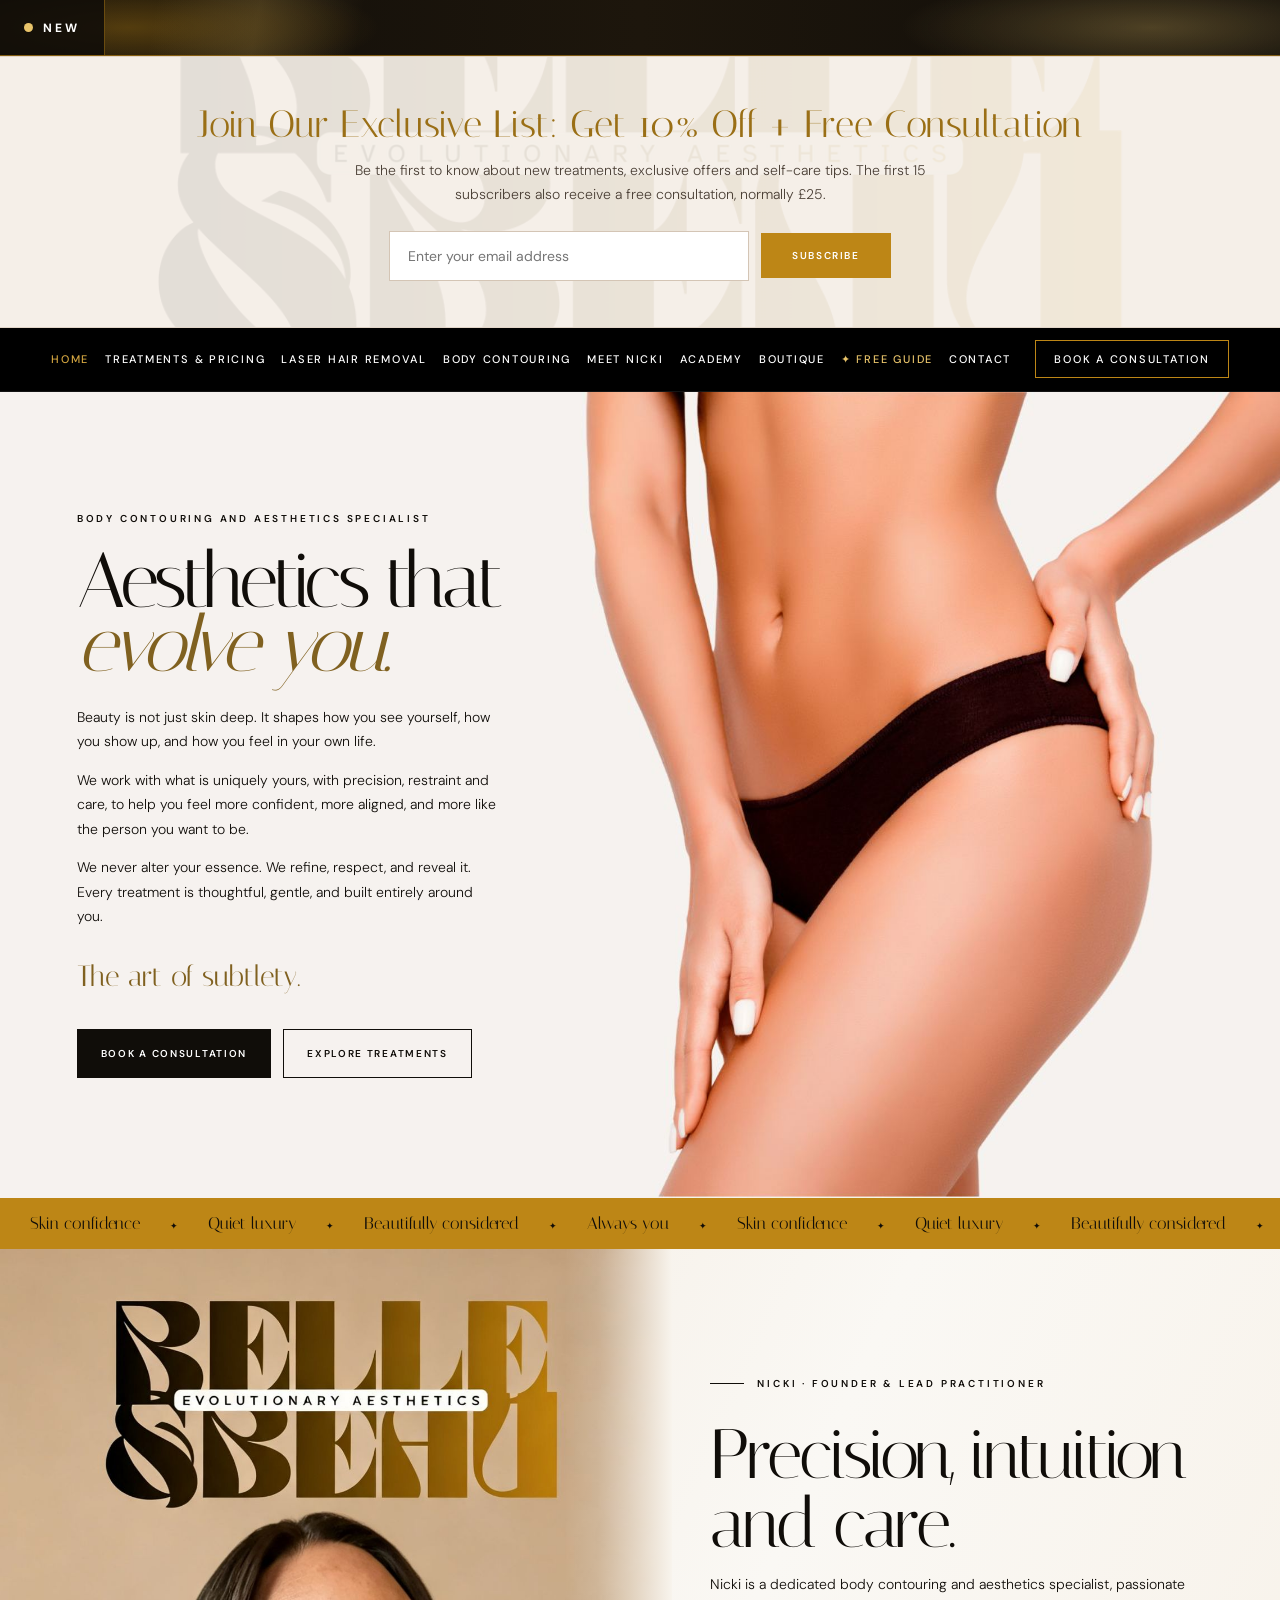
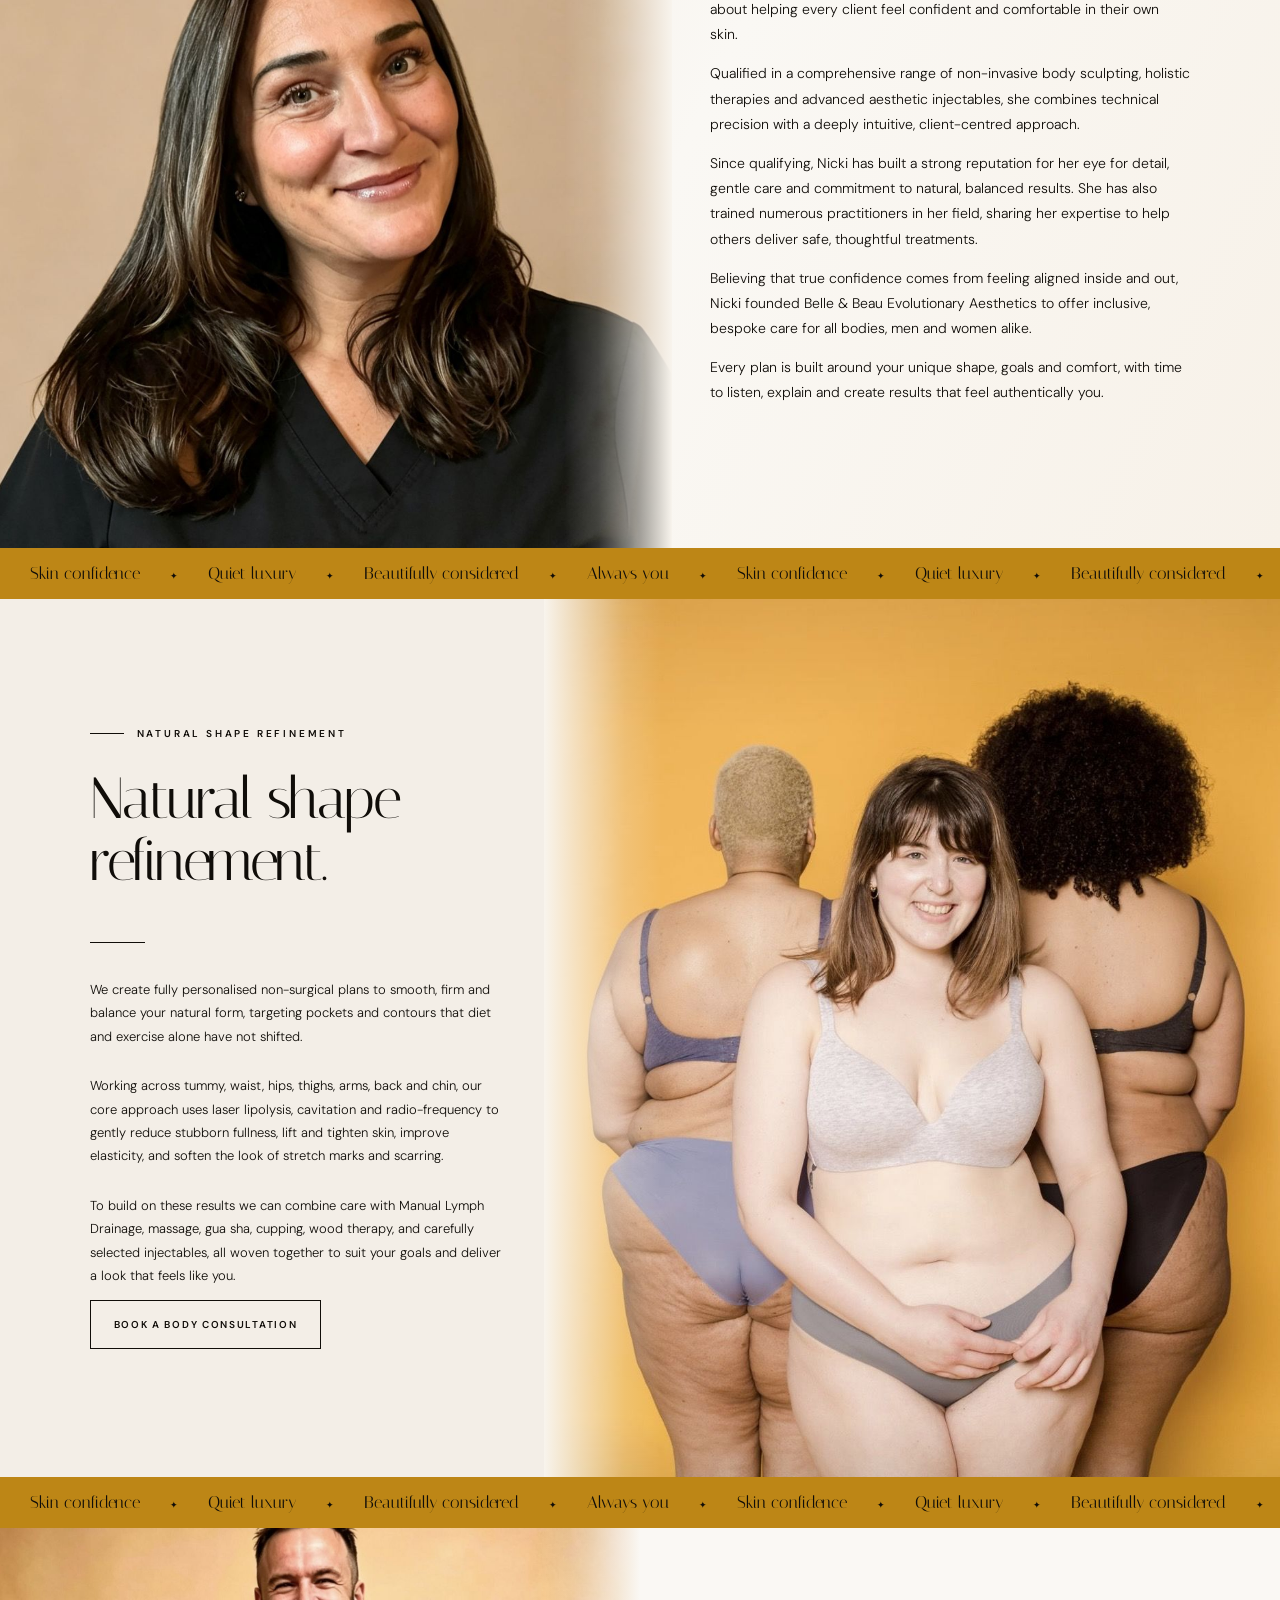
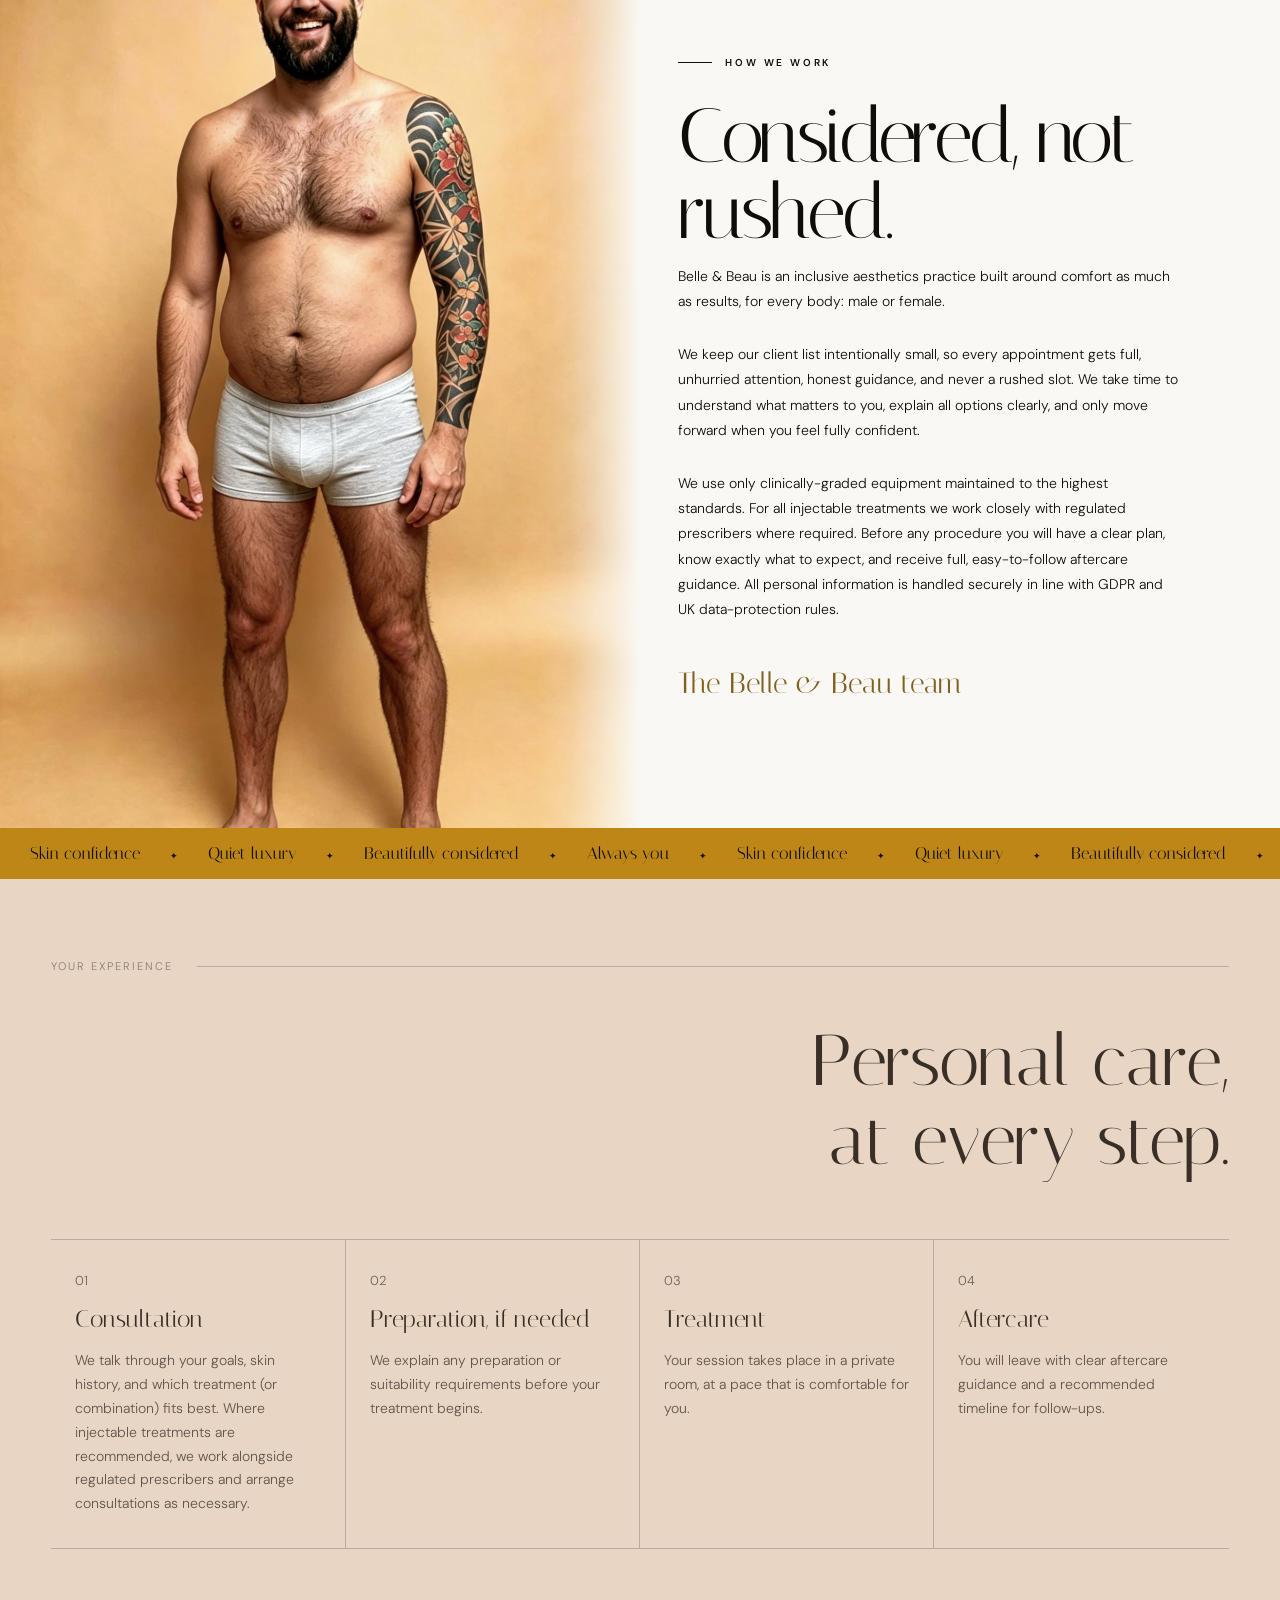
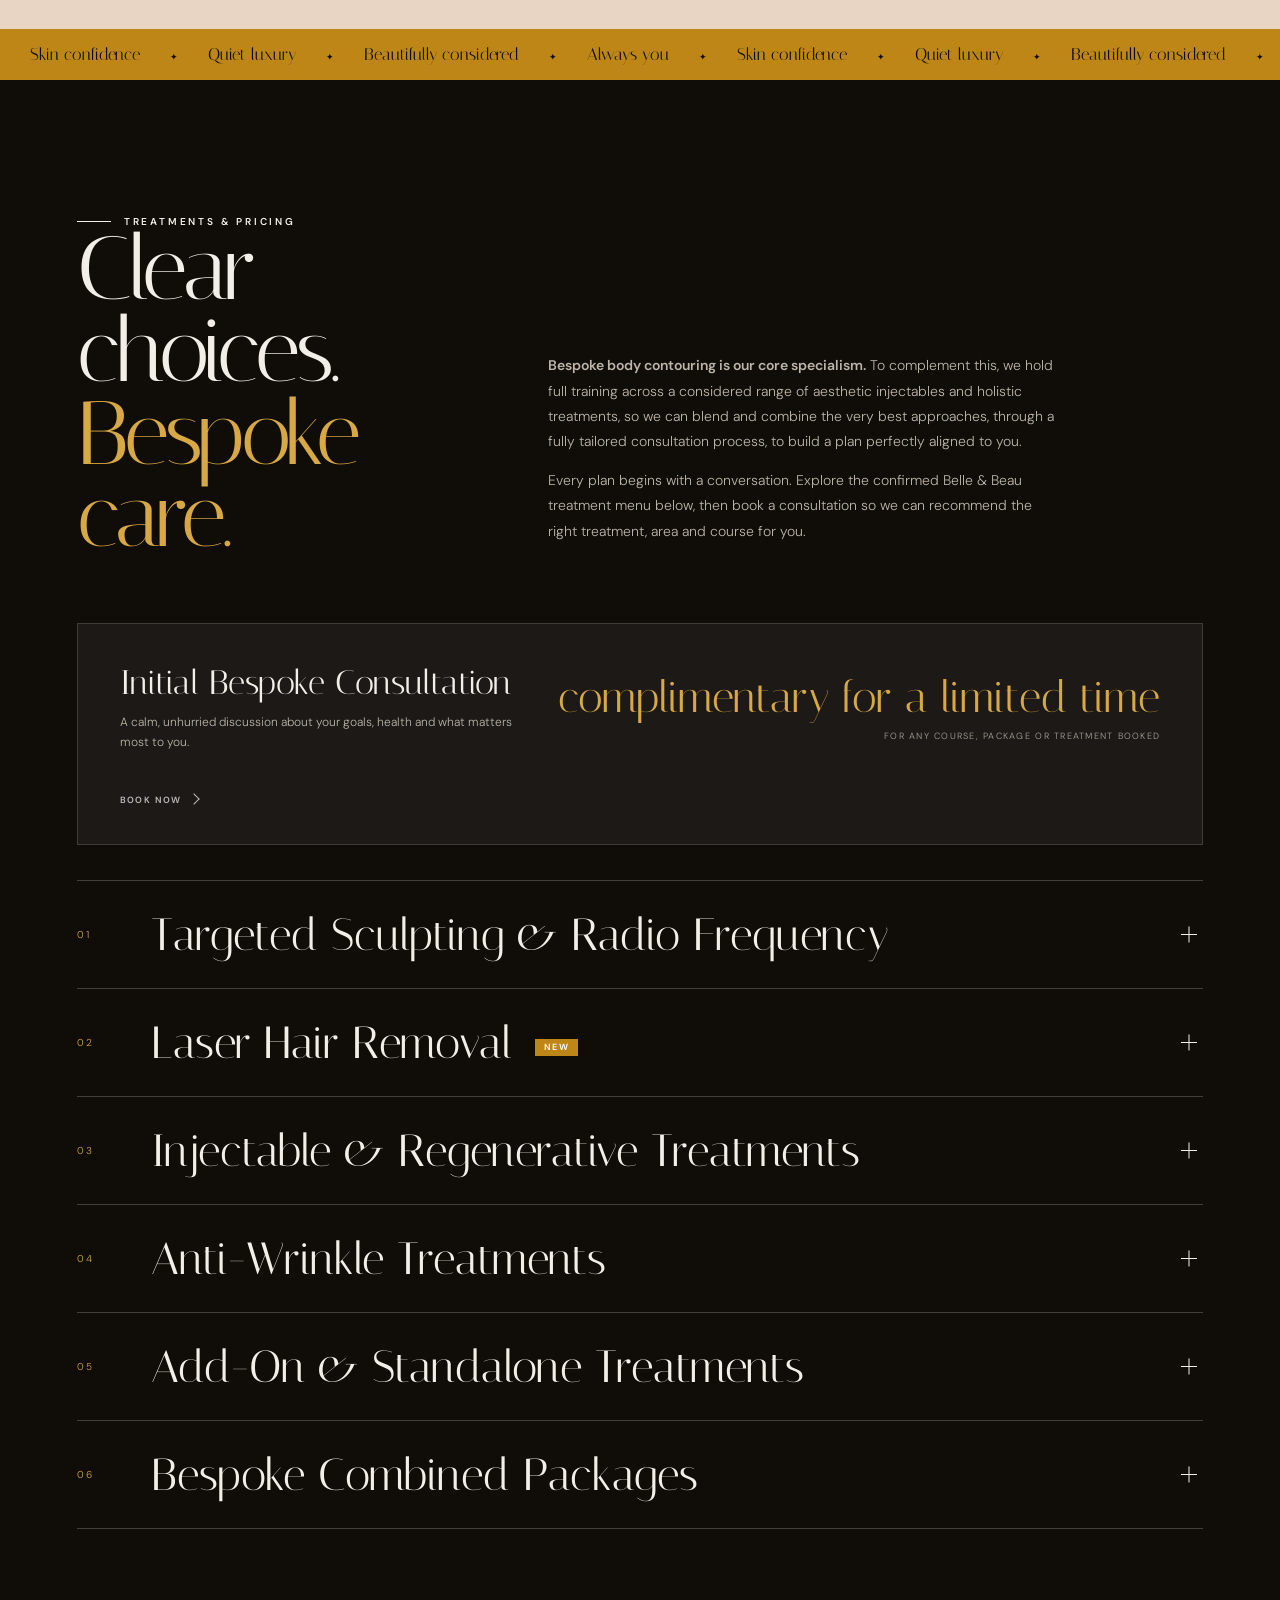
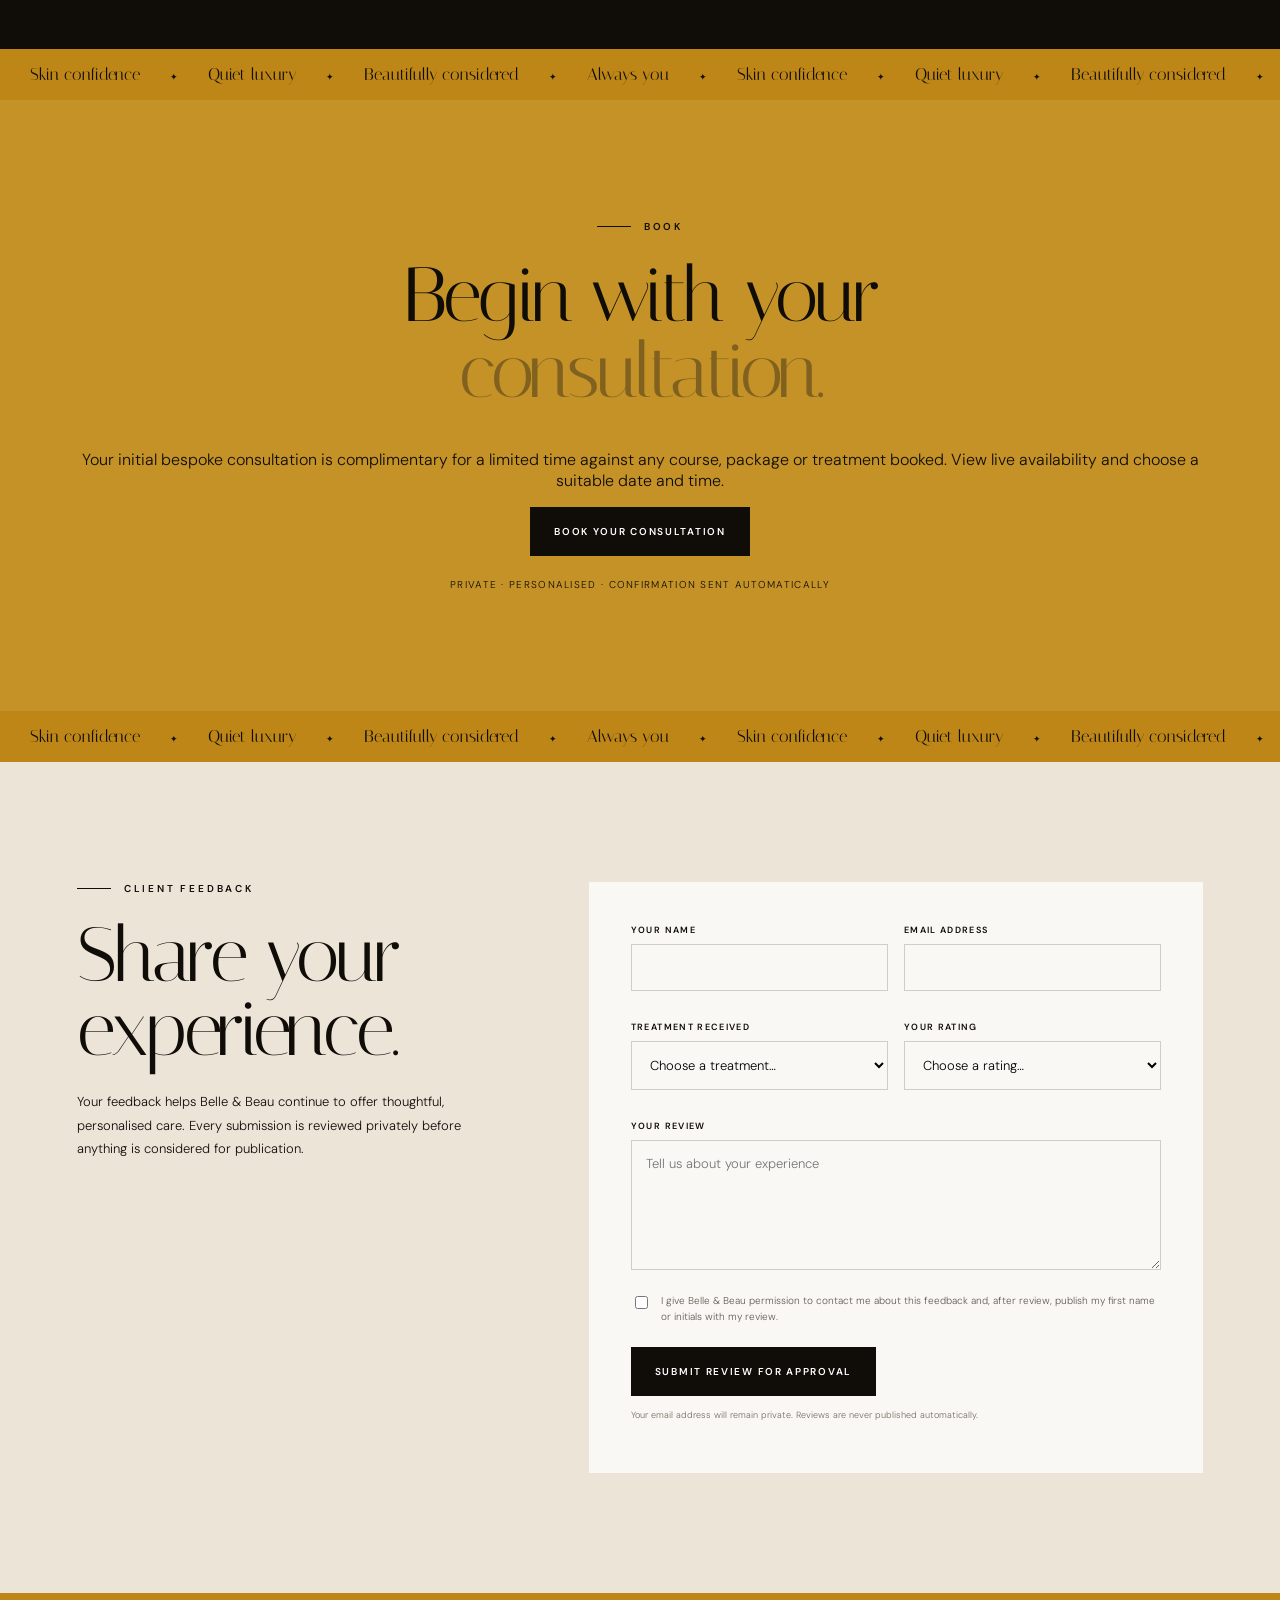
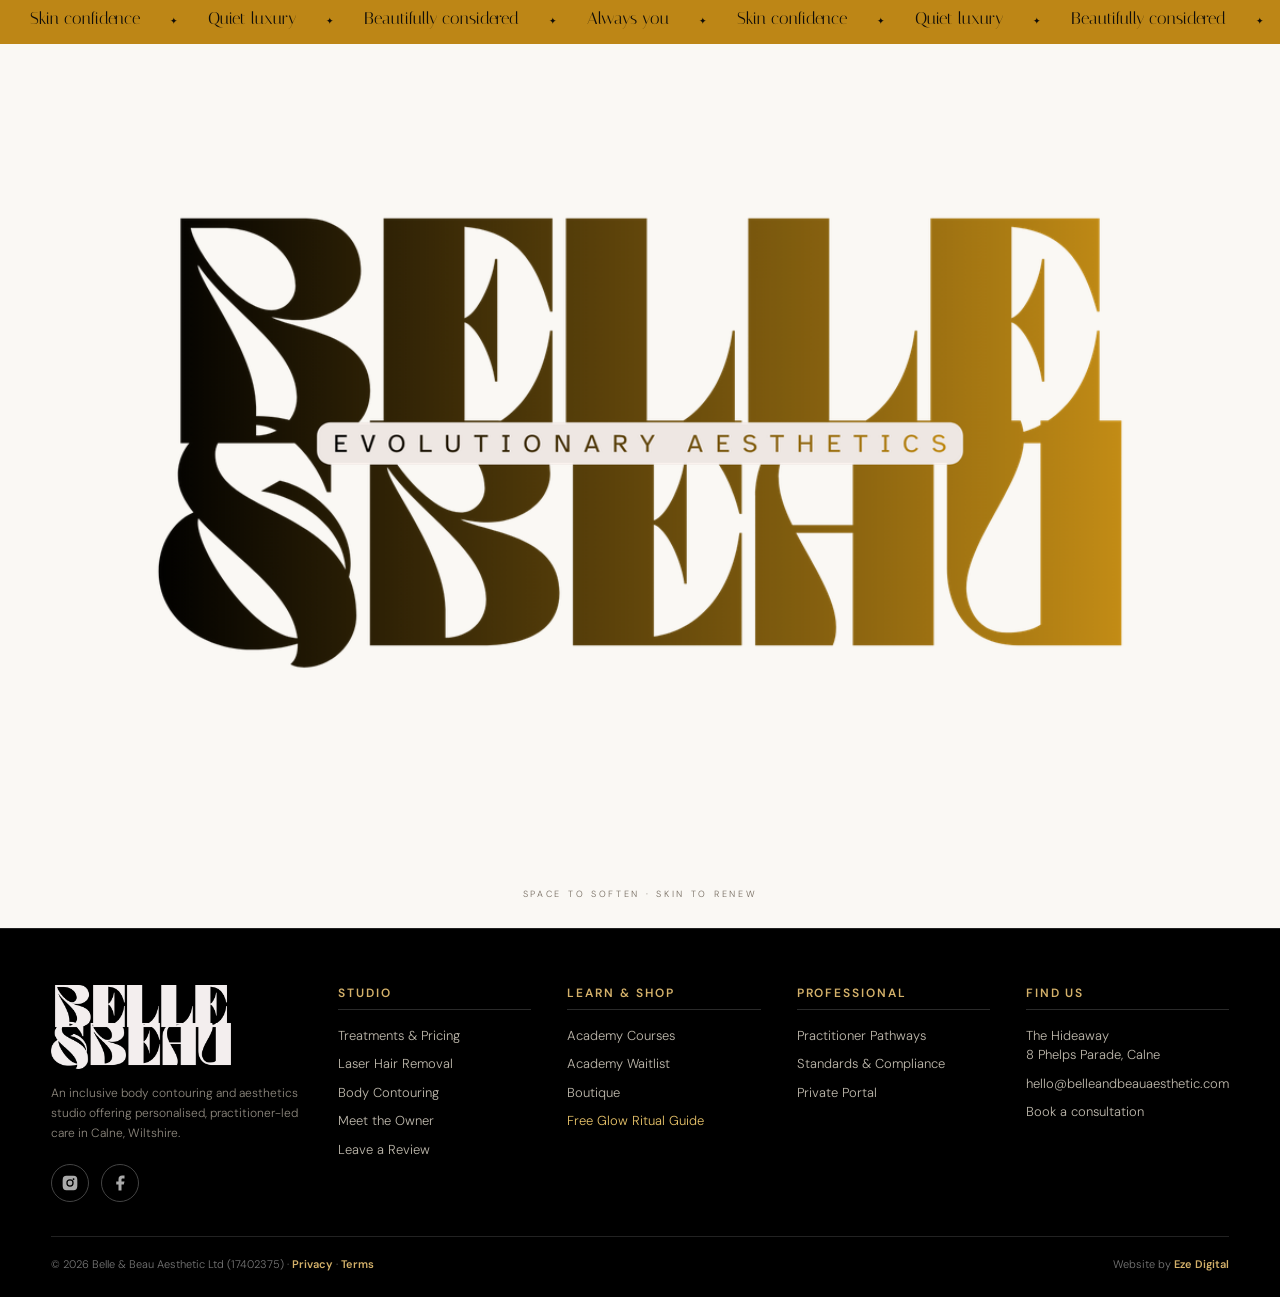
<file: index.html>
<!doctype html>
<html lang="en">
<head>
  <meta charset="utf-8">
  <meta name="viewport" content="width=device-width,initial-scale=1">
  <meta name="description" content="Body contouring, laser hair removal and aesthetics at The Hideaway, Calne, Wiltshire. Personalised, practitioner-led treatments. Book a free consultation.">
  <link rel="canonical" href="https://belleandbeauaesthetic.com/">
  <meta property="og:type" content="website">
  <meta property="og:site_name" content="Belle &amp; Beau Aesthetic">
  <meta property="og:title" content="Body Contouring &amp; Laser Hair Removal in Calne | Belle &amp; Beau">
  <meta property="og:description" content="Body contouring, laser hair removal and aesthetics at The Hideaway, Calne, Wiltshire. Personalised, practitioner-led treatments. Book a free consultation.">
  <meta property="og:url" content="https://belleandbeauaesthetic.com/">
  <meta property="og:image" content="https://belleandbeauaesthetic.com/body-contouring-hero.jpg">
  <title>Body Contouring &amp; Laser Hair Removal in Calne | Belle &amp; Beau</title>
  <link rel="icon" href="assets/favicon.ico" sizes="any">
  <link rel="icon" type="image/png" sizes="32x32" href="assets/favicon-32x32.png">
  <link rel="icon" type="image/png" sizes="16x16" href="assets/favicon-16x16.png">
  <link rel="apple-touch-icon" sizes="180x180" href="assets/apple-touch-icon.png">
  <meta name="theme-color" content="#c38e18">
  <link rel="preconnect" href="https://fonts.googleapis.com">
  <link rel="preconnect" href="https://fonts.gstatic.com" crossorigin>
  <link href="https://fonts.googleapis.com/css2?family=DM+Sans:wght@300;400;500;600&amp;family=Italiana&amp;display=swap" rel="stylesheet">
  <style>
    :root{--ink:#100d09;--cream:#f3eee7;--paper:#faf8f4;--gold:#bd8616;--bronze:#806120;--line:rgba(16,13,9,.18);--serif:'Italiana',serif;--sans:'DM Sans',sans-serif}
    *{box-sizing:border-box}html{scroll-behavior:smooth}body{margin:0;background:var(--paper);color:var(--ink);font-family:var(--sans);font-weight:300}body.lock{overflow:hidden}a{color:inherit}button{font:inherit}.skip{position:absolute;left:-999px}.skip:focus{left:16px;top:16px;z-index:100;background:#fff;padding:12px}
    .announcement{position:relative;overflow:hidden;height:31px;background:var(--ink);color:#fff;display:flex;align-items:center;justify-content:center;font-size:10px;letter-spacing:.18em;text-transform:uppercase}
.nav{padding:14px 4vw;display:flex;justify-content:space-between;align-items:center;gap:20px;background:#000;border-bottom:1px solid rgba(255,255,255,.08);position:relative;z-index:20}
.nav-links{display:flex;align-items:center;justify-content:space-between;gap:12px;flex:1;max-width:900px;margin:0 auto}
.nav-actions{display:flex;align-items:center;gap:28px}
.nav a{text-decoration:none;font-size:11px;text-transform:uppercase;letter-spacing:.16em;font-weight:500;color:#fff;transition:color .25s ease;white-space:nowrap}
.nav a:hover{color:var(--gold)}
header,.nav,.navbar{height:auto;overflow:hidden}.logo{display:none !important} .book-link{border-bottom:none;padding:10px 0}.menu{display:none;width:42px;height:42px;padding:10px;border:0;background:transparent;cursor:pointer;position:relative;z-index:32}.menu span{display:block;width:22px;height:1px;background:#fff;position:absolute;left:10px;transition:transform .3s ease,top .3s ease,opacity .2s ease}.menu span:nth-child(1){top:13px}.menu span:nth-child(2){top:20px}.menu span:nth-child(3){top:27px}.menu[aria-expanded="true"] span:nth-child(1){top:20px;transform:rotate(45deg)}.menu[aria-expanded="true"] span:nth-child(2){opacity:0}.menu[aria-expanded="true"] span:nth-child(3){top:20px;transform:rotate(-45deg)}
    body.lock .nav{position:fixed;top:0;left:0;right:0}
    .mobile-nav{display:none;position:fixed;inset:0;background:var(--paper);z-index:30;padding:145px 26px 45px;overflow:auto;opacity:0;visibility:hidden;transform:translateY(-10px);transition:opacity .3s ease,visibility .3s ease,transform .3s ease}.mobile-nav.open{opacity:1;visibility:visible;transform:none}.mobile-nav-inner{border-top:1px solid var(--line)}.mobile-nav a{display:flex;justify-content:space-between;align-items:center;padding:22px 0;border-bottom:1px solid var(--line);font-family:var(--serif);font-size:clamp(31px,10vw,48px);line-height:1;text-decoration:none}.mobile-nav a:after{content:"";width:11px;height:11px;border-top:1px solid currentColor;border-right:1px solid currentColor;transform:rotate(45deg);margin-right:7px}.mobile-nav .mobile-book{margin-top:30px;background:var(--ink);color:#fff;border:1px solid var(--ink);padding:18px 20px;font-family:var(--sans);font-size:10px;letter-spacing:.17em;text-transform:uppercase;justify-content:center}.mobile-nav .mobile-book:after{display:none}
    .hero{min-height:calc(100vh - 120px);position:relative;display:flex;align-items:center;overflow:hidden;}
.eyebrow{
  font-size:10px;
  letter-spacing:.28em;
  text-transform:uppercase;
  font-weight:600;
  display:flex;
  align-items:center;
  gap:13px;
}
.eyebrow:before{
  content:"";
  width:34px;
  height:1px;
  background:currentColor;
}.eyebrow.no-line:before{display:none}.hero h1{font-family:var(--serif);font-weight:400;font-size:clamp(54px,6.1vw,108px);line-height:.82;letter-spacing:-.055em;margin:24px 0 28px}.hero h1 em{display:block;font-weight:400;color:var(--bronze)}.hero p{max-width:420px;line-height:1.75;font-size:14px}.actions{display:flex;gap:12px;margin-top:36px}.btn{border:1px solid var(--ink);background:var(--ink);color:#fff;text-transform:uppercase;letter-spacing:.17em;font-size:10px;font-weight:600;padding:17px 23px;text-decoration:none;cursor:pointer;transition:.25s}.btn:hover{background:var(--gold);border-color:var(--gold)}.btn.ghost{background:transparent;color:var(--ink)}.btn.ghost:hover{background:var(--ink);color:#fff}.scroll{position:absolute;bottom:25px;left:7vw;z-index:2;font-size:9px;letter-spacing:.2em;text-transform:uppercase;display:flex;gap:12px;align-items:center}.scroll:before{content:"";width:50px;height:1px;background:currentColor}
    .ann{position:absolute;left:0;right:0;padding:0 12px;text-align:center;opacity:0;transition:opacity .6s ease;color:#fff;text-decoration:none;pointer-events:none}.ann.on{opacity:1;pointer-events:auto}a.ann{color:#e9c46a}
    .marquee{background:var(--gold);overflow:hidden;padding:15px 0;white-space:nowrap}.marquee-track{display:inline-block;animation:marquee 24s linear infinite;font-family:var(--serif);font-size:17px}.marquee span{margin:0 30px}.marquee b{font-weight:400}.marquee i{font-style:normal}.marquee i:after{content:'✦';font-size:9px}@keyframes marquee{to{transform:translateX(-50%)}}
    section{padding:120px 6vw}.intro{display:grid;grid-template-columns:.7fr 1.3fr;gap:8vw;align-items:start;background:var(--paper)}.section-no{font-size:10px;letter-spacing:.16em;text-transform:uppercase;border-top:1px solid;padding-top:14px}.intro h2,.treatments h2,.story h2,.booking h2{font-family:var(--serif);font-size:clamp(46px,6vw,92px);font-weight:400;line-height:.98;letter-spacing:-.04em;margin:0}.intro h2 em,.booking h2 em{color:var(--bronze);font-style:normal}.intro-body{max-width:500px;margin:38px 0 0 auto}.intro-body p{font-size:15px;line-height:1.8}.signature{font-family:var(--serif);font-size:29px;margin-top:30px;color:var(--bronze)}
    .treatments{background:var(--ink);color:var(--cream);padding-bottom:70px}.heading-row{display:flex;justify-content:space-between;align-items:end;margin-bottom:70px}.heading-row p{max-width:360px;color:#bdb5aa;line-height:1.7;font-size:13px}.service-list{border-top:1px solid rgba(255,255,255,.2)}.service{display:grid;grid-template-columns:65px 1fr 1fr auto;gap:30px;align-items:center;border-bottom:1px solid rgba(255,255,255,.2);padding:32px 0;cursor:pointer;transition:.3s}.service:hover{color:#d7a843}.service .num{font-size:10px;letter-spacing:.2em}.service h3{font-family:var(--serif);font-size:clamp(28px,3.4vw,52px);font-weight:400;margin:0}.service p{font-size:12px;color:#aca59c;max-width:330px;line-height:1.7}.service .arrow{position:relative;display:block;width:29px;height:29px;flex:0 0 29px;color:currentColor}.service .arrow:before{content:"";position:absolute;width:16px;height:1px;background:currentColor;left:6px;top:14px;transform:rotate(-45deg);transform-origin:center}.service .arrow:after{content:"";position:absolute;width:9px;height:9px;border-top:1px solid currentColor;border-right:1px solid currentColor;right:3px;top:3px}.service:focus-visible{outline:1px solid #d7a843;outline-offset:5px}
    .editorial{padding:0;display:grid;grid-template-columns:.85fr 1.15fr;min-height:730px;background:var(--cream)}.editorial-image{background:url('natural-shape-refinement.jpg') center 38%/cover no-repeat;min-height:760px;position:relative;overflow:hidden}
.editorial-image:after{content:'';position:absolute;inset:0;background:linear-gradient(270deg,transparent 84%,rgba(248,244,237,.18) 89%,rgba(248,244,237,.7) 96%,#f8f4ed 100%);z-index:1;pointer-events:none}.editorial-copy{padding:10vw 3vw 10vw 7vw;display:flex;flex-direction:column;justify-content:center}.editorial-copy blockquote{font-family:var(--serif);font-size:clamp(37px,4.5vw,67px);line-height:1.08;letter-spacing:-.035em;margin:28px 0}.editorial-copy p{font-size:13px;line-height:1.8;max-width:420px}.editorial-copy .signature{margin-bottom:30px}.editorial-copy .btn{align-self:flex-start}.rule{width:55px;height:1px;background:var(--ink);margin:22px 0}
    .proof{padding:28px 6vw;display:grid;grid-template-columns:repeat(4,1fr);border-top:1px solid var(--line);border-bottom:1px solid var(--line)}.proof div{padding:16px 25px;border-right:1px solid var(--line)}.proof div:last-child{border:0}.proof strong{font-family:var(--serif);font-size:34px;font-weight:400;display:block}.proof span{font-size:9px;letter-spacing:.16em;text-transform:uppercase}
    .anti{display:grid;grid-template-columns:.85fr 1.15fr;gap:8vw;background:#c49226}.anti h2{font-family:var(--serif);font-size:clamp(48px,6vw,88px);font-weight:400;line-height:.95;letter-spacing:-.04em;margin:24px 0}.anti-copy p{max-width:470px;line-height:1.8;font-size:14px}.anti-grid{display:grid;grid-template-columns:1fr 1fr;border-top:1px solid rgba(16,13,9,.3);align-self:center}.anti-grid span,.anti-grid a{display:block;padding:18px 5px;color:inherit;text-decoration:none;border-bottom:1px solid rgba(16,13,9,.3);font-family:var(--serif);font-size:21px}.anti-grid span:nth-child(odd),.anti-grid a:nth-child(odd){border-right:1px solid rgba(16,13,9,.3);padding-right:20px}.anti-grid span:nth-child(even),.anti-grid a:nth-child(even){padding-left:20px}.anti-grid [data-booking-key]{cursor:pointer;transition:.25s}.anti-grid [data-booking-key]:hover,.anti-grid [data-booking-key]:focus-visible{color:#fff;outline:none}
    .process{background:var(--paper)}.process-head{display:grid;grid-template-columns:.7fr 1.3fr;gap:8vw;margin-bottom:70px}.process h2{font-family:var(--serif);font-size:clamp(46px,6vw,84px);font-weight:400;line-height:.98;letter-spacing:-.04em;margin:0}.steps{display:grid;grid-template-columns:repeat(4,1fr);border-top:1px solid var(--line)}.step{padding:32px 28px 20px 0;border-right:1px solid var(--line);min-height:245px}.step+.step{padding-left:28px}.step:last-child{border-right:0}.step-no{font-size:10px;letter-spacing:.18em;color:var(--bronze)}.step h3{font-family:var(--serif);font-size:25px;font-weight:400;margin:30px 0 14px}.step p{font-size:12px;line-height:1.75;color:#5f5850}
    .story{display:grid;grid-template-columns:1fr 1fr;gap:9vw;align-items:center}.owner-story{grid-template-columns:1.05fr .95fr;gap:0;padding:0;background:linear-gradient(115deg,#f1e7da 0%,var(--paper) 54%,#f7f1e8 100%);position:relative;overflow:hidden}.monogram{aspect-ratio:1;background:linear-gradient(145deg,#e4d6c5,#f8f3eb);display:grid;place-items:center;position:relative;overflow:hidden}.monogram:before{content:'B';font-family:var(--serif);font-size:28vw;line-height:1;color:#b98928;transform:translateY(4%)}.monogram:after{content:'BELLE / BEAU';position:absolute;font-size:9px;letter-spacing:.35em;transform:rotate(-90deg);right:0}.story p{line-height:1.8;font-size:14px;max-width:500px}.story .eyebrow{margin-bottom:30px}.owner-portrait{
  min-height:760px;
  align-self:stretch;
  overflow:hidden;
  position:relative;
  background:url('nicki-practitioner.jpeg') center 38%/cover no-repeat;
}
.owner-portrait:after{
  content:'';
  position:absolute;
  inset:0;
  background:linear-gradient(90deg,transparent 84%,rgba(248,244,237,.18) 89%,rgba(248,244,237,.7) 96%,#f8f4ed 100%);
  z-index:1;
  pointer-events:none;
}
    .owner-copy{padding:10vw 7vw 10vw 3vw}.owner-copy h2{font-size:clamp(46px,5.5vw,78px)}
#about.story{padding:0;gap:0;align-items:stretch}.about-portrait{min-height:760px;position:relative;overflow:hidden;background:url('belle-beau-portrait.jpg') center 38%/cover no-repeat}.about-portrait:after{content:'';position:absolute;inset:0;background:linear-gradient(90deg,transparent 84%,rgba(250,248,244,.18) 89%,rgba(250,248,244,.7) 96%,var(--paper) 100%);z-index:1;pointer-events:none}.about-copy{padding:10vw 7vw 10vw 3vw;display:flex;flex-direction:column;justify-content:center}
    .booking{background:#c49226;color:var(--ink);text-align:center}.booking .eyebrow{justify-content:center}.booking h2{max-width:850px;margin:25px auto 40px}.booking .btn{display:inline-block}.booking-note{margin-top:22px;font-size:10px;letter-spacing:.13em;text-transform:uppercase}
    .brand-signature{padding:0;background:var(--paper);height:clamp(680px,69vw,1080px);position:relative;overflow:hidden}.brand-signature>div{position:absolute;inset:0;width:100%;height:100%}.brand-signature img{display:block;width:100%;height:100%;object-fit:cover;object-position:center 51%;mix-blend-mode:multiply}.brand-signature p{position:absolute;left:0;right:0;bottom:28px;margin:0;text-align:center;font-size:9px;letter-spacing:.3em;text-transform:uppercase;color:#746a5e}
    
    .modal{position:fixed;inset:0;background:rgba(5,4,3,.82);z-index:100;display:none;place-items:center;padding:20px}.modal.open{display:grid}.modal-card{background:var(--paper);width:min(920px,100%);max-height:90vh;overflow:auto;display:grid;grid-template-columns:.8fr 1.2fr;position:relative}.modal-side{background:#c49226;padding:55px 40px}.modal-side h3{font-family:var(--serif);font-size:47px;font-weight:400;margin:15px 0}.modal-side p{font-size:13px;line-height:1.7}.modal-form{padding:55px 50px}.close{position:absolute;right:20px;top:15px;border:0;background:none;font-size:28px;cursor:pointer}.grid{display:grid;grid-template-columns:1fr 1fr;gap:16px}.field{margin-bottom:17px}.field.full{grid-column:1/-1}.field label{display:block;font-size:9px;letter-spacing:.15em;text-transform:uppercase;font-weight:600;margin-bottom:8px}.field input,.field select,.field textarea{width:100%;border:1px solid var(--line);background:#fff;padding:14px;font:inherit;font-size:13px}.field textarea{min-height:85px;resize:vertical}.form-note{font-size:10px;line-height:1.5;color:#675f57;margin-top:12px}.success{display:none;padding:40px;text-align:center}.success h3{font-family:var(--serif);font-size:42px;font-weight:400}.success.show{display:block}.form-content.hide{display:none}
    .reveal{opacity:0;transform:translateY(25px);transition:.7s ease}.reveal.on{opacity:1;transform:none}
    .cookie-banner{position:fixed;z-index:150;left:22px;right:22px;bottom:22px;margin:auto;width:min(720px,calc(100% - 44px));background:var(--paper);color:var(--ink);border:1px solid var(--line);box-shadow:0 18px 60px rgba(16,13,9,.24);padding:20px 22px;display:none;grid-template-columns:1fr auto;gap:20px;align-items:center}.cookie-banner.show{display:grid}.cookie-banner p{margin:0;font-size:12px;line-height:1.65}.cookie-actions{display:flex;gap:9px;white-space:nowrap}.cookie-actions button{padding:12px 15px;font-size:9px}.cookie-actions .necessary{background:transparent;color:var(--ink)}
    @media(max-width:900px){.nav{height:76px;grid-template-columns:auto 1fr auto;position:relative;z-index:31}.nav-links{display:none}.nav-actions a:not(.book-link){display:none}.logo{width:136px;height:62px;justify-self:center}.menu{display:block}.mobile-nav{display:block}.hero{min-height:720px;align-items:flex-end}.hero-media img{object-position:65% center}.hero-copy{width:100%;padding:0 7vw 90px}.hero h1{font-size:clamp(55px,15vw,90px)}.hero p{max-width:520px}.intro,.story,.anti,.process-head{grid-template-columns:1fr;gap:45px}.heading-row{display:block}.heading-row p{margin-top:25px}.service{grid-template-columns:40px 1fr auto}.service p{display:none}.editorial{grid-template-columns:1fr}.editorial-image{min-height:570px}.proof{grid-template-columns:1fr 1fr}.proof div:nth-child(2){border-right:0}.steps{grid-template-columns:1fr 1fr}.step:nth-child(2){border-right:0}.modal-card{grid-template-columns:1fr}.modal-side{padding:30px 35px}.modal-side h3{font-size:36px}.modal-form{padding:40px 30px}}
    @media(max-width:560px){section{padding:85px 22px}.owner-story{gap:0;padding-top:0}.owner-portrait{min-height:540px;background-position:60% center}.owner-portrait:after{background:linear-gradient(0deg,var(--paper) 0%,rgba(250,248,244,.16) 4%,transparent 9%)}.owner-copy{padding:70px 22px 85px}.about-portrait{min-height:540px;background-position:60% center}.about-portrait:after{background:linear-gradient(0deg,var(--paper) 0%,rgba(250,248,244,.16) 4%,transparent 9%)}.about-copy{padding:70px 22px 85px}.brand-signature{height:470px}.brand-signature img{object-position:center 51%}.brand-signature p{bottom:18px}.announcement{font-size:8px}.book-link{font-size:9px!important}.hero{min-height:670px}.hero-copy{padding:0 22px 75px}.actions{flex-direction:column;align-items:flex-start}.scroll{display:none}.intro h2,.treatments h2,.story h2,.booking h2,.anti h2,.process h2{font-size:47px}.service{gap:10px;padding:24px 0}.service h3{font-size:29px}.editorial-image{min-height:460px;background-position:69% center}.editorial-copy{padding:85px 25px}.proof{padding:20px}.proof div{padding:15px 10px}.proof strong{font-size:27px}.anti-grid{grid-template-columns:1fr}.anti-grid span,.anti-grid span:nth-child(odd),.anti-grid span:nth-child(even),.anti-grid a:nth-child(even){padding:15px 0;border-right:0}.steps{grid-template-columns:1fr}.step,.step+.step{padding:28px 0;border-right:0;border-bottom:1px solid var(--line);min-height:0}.quote{padding:34px 24px}.modal-side{display:none}.modal-form{padding:50px 22px 30px}.cookie-banner{left:12px;right:12px;bottom:12px;width:calc(100% - 24px);grid-template-columns:1fr;padding:18px}.cookie-actions{white-space:normal}.cookie-actions button{flex:1}}
    @media(prefers-reduced-motion:reduce){html{scroll-behavior:auto}.marquee-track{animation:none}.reveal{opacity:1;transform:none;transition:none}}
  .anti-heading{font-family:var(--serif);font-size:clamp(28px,3vw,42px);font-weight:400;line-height:1.15;max-width:920px;margin:0 0 20px}.anti-choice label{display:block;margin-top:22px;font-size:9px;text-transform:uppercase;letter-spacing:.16em}.anti-addon-select{display:block;width:100%;margin-top:9px;padding:13px 38px 13px 13px;border:1px solid var(--line);border-radius:0;background:var(--paper);color:var(--ink);font:12px var(--sans)}.anti-choice small{display:block;margin-top:10px;color:#756e65;line-height:1.5}.anti-book-btn{display:block;width:100%;margin-top:12px;padding:13px;border:1px solid var(--ink);background:var(--ink);color:var(--cream);font:600 9px var(--sans);letter-spacing:.14em;text-transform:uppercase;cursor:pointer}.anti-book-btn:disabled{cursor:not-allowed;opacity:.45}.anti-addon-note{margin-top:34px;padding:32px;background:var(--ink);color:var(--cream)}.anti-addon-note h4{font-family:var(--serif);font-size:32px;font-weight:400;margin:0 0 15px}.anti-addon-note p{max-width:980px;line-height:1.75}.pricing-intro strong{font-weight:600}.price-content>.consult-card{margin:0 0 34px}.package-strip{grid-template-columns:repeat(4,1fr)}@media(max-width:900px){.package-strip{grid-template-columns:repeat(2,1fr)}}@media(max-width:560px){.package-strip{grid-template-columns:1fr}.anti-addon-note{padding:24px}}.bbt{position:relative;height:64px;display:flex;align-items:stretch;overflow:hidden;background:radial-gradient(ellipse 28% 140% at 10% 50%,rgba(189,134,22,.38),transparent 70%),radial-gradient(ellipse 28% 140% at 90% 50%,rgba(233,196,106,.28),transparent 70%),linear-gradient(90deg,#100d09,#1d160c 50%,#100d09);border-bottom:1px solid rgba(189,134,22,.6);font-family:'DM Sans',sans-serif}
.bbt:before{content:'';position:absolute;inset:0;background:linear-gradient(100deg,transparent 30%,rgba(233,196,106,.16) 50%,transparent 70%) no-repeat;background-size:40% 100%;animation:bbt-shine 9s linear infinite;pointer-events:none}
.bbt-label{position:relative;z-index:2;flex:none;display:flex;align-items:center;gap:10px;padding:0 24px;background:rgba(16,13,9,.88);color:#fff;font-size:12px;font-weight:700;letter-spacing:.24em;text-transform:uppercase;border-right:1px solid rgba(189,134,22,.5)}
.bbt-dot{width:9px;height:9px;border-radius:50%;background:#e9c46a;animation:bbt-pulse 2s infinite}
.bbt-stage{position:relative;flex:1}
.bbt-stage a{position:absolute;inset:0;display:flex;align-items:center;justify-content:center;gap:10px;padding:0 20px;color:#fff;text-decoration:none;font-size:17px;font-weight:500;letter-spacing:.02em;opacity:0;transform:translateY(100%);animation:bbt-tick 18s infinite}
.bbt-stage a b{color:#e9c46a;font-weight:700;text-transform:uppercase;letter-spacing:.14em;font-size:14px}
.bbt-stage a .go{color:#e9c46a;font-weight:700}
.bbt-stage a:hover .go{text-decoration:underline}.bbt-stage .sm{display:none}
.bbt-stage a:nth-child(2){animation-delay:6s}.bbt-stage a:nth-child(3){animation-delay:12s}
.bbt:hover .bbt-stage a{animation-play-state:paused}
@keyframes bbt-tick{0%{opacity:0;transform:translateY(100%);visibility:visible}3%,30%{opacity:1;transform:translateY(0)}33.3%{opacity:0;transform:translateY(-100%)}33.4%,100%{opacity:0;transform:translateY(100%);visibility:hidden}}
@keyframes bbt-shine{from{background-position:-60% 0}to{background-position:160% 0}}
@keyframes bbt-pulse{0%{box-shadow:0 0 0 0 rgba(233,196,106,.6)}70%{box-shadow:0 0 0 10px rgba(233,196,106,0)}100%{box-shadow:0 0 0 0 rgba(233,196,106,0)}}
@media(max-width:700px){.bbt{height:60px}.bbt-label{padding:0 12px}.bbt-label .txt{display:none}.bbt-stage a{font-size:13px;gap:6px;padding:0 10px;flex-wrap:wrap;row-gap:0;line-height:1.25;text-align:center}.bbt-stage a b{font-size:11px}.bbt-stage a .msg{display:none}.bbt-stage .sm{display:inline;font-size:14px;font-weight:600}.bbt-stage a b{width:100%}}
@media(prefers-reduced-motion:reduce){.bbt:before,.bbt-dot,.bbt-stage a{animation:none}.bbt-stage a:first-child{opacity:1;transform:none}}
.new-tag{display:inline-block;vertical-align:middle;margin-left:10px;padding:4px 9px;background:#bd8616;color:#fff;font:600 9px/1 "DM Sans",sans-serif;letter-spacing:.16em;text-transform:uppercase}
@media(max-width:700px){.hero-media:after{content:"";position:absolute;inset:0;z-index:1;background:linear-gradient(90deg,rgba(247,243,238,.9) 0%,rgba(247,243,238,.72) 65%,rgba(247,243,238,.35) 100%)}}
</style>
  <style>
       .pricing{background:var(--ink);color:var(--cream);padding-top:135px}.pricing-head{display:grid;grid-template-columns:.72fr 1.28fr;gap:8vw;margin-bottom:65px}.pricing h2{font-family:var(--serif);font-size:clamp(52px,7vw,100px);font-weight:400;line-height:.92;letter-spacing:-.045em;margin:0}.pricing h2 em{display:block;color:#d7a843;font-style:normal}.pricing-intro{max-width:510px;align-self:end}.pricing-intro p{font-size:14px;line-height:1.8;color:#bdb5aa}.consult-card{display:grid;grid-template-columns:1fr auto;gap:30px;align-items:center;background:rgba(255,255,255,.05);border:1px solid rgba(255,255,255,.15);padding:38px 42px;margin-bottom:35px;transition:.3s}.consult-card:hover{border-color:#d7a843}.consult-card h3{font-family:var(--serif);font-size:34px;font-weight:400;margin:0 0 9px;color:var(--cream)}.consult-card p{margin:0;color:#bdb5aa;font-size:12px;line-height:1.7}.consult-price{text-align:right}.consult-price strong{font-family:var(--serif);font-size:44px;font-weight:400;display:block;color:#d7a843}.consult-price span{font-size:9px;letter-spacing:.14em;text-transform:uppercase;color:#aca59c}.price-category{border-top:1px solid rgba(255,255,255,.2)}.price-category:last-of-type{border-bottom:1px solid rgba(255,255,255,.2)}.price-category summary{list-style:none;display:grid;grid-template-columns:54px 1fr auto;gap:20px;align-items:center;padding:27px 0;cursor:pointer;transition:.3s}.price-category summary:hover{color:#d7a843}.price-category summary::-webkit-details-marker{display:none}.price-index{font-size:10px;letter-spacing:.18em;color:#d7a843}.price-category summary h3{font-family:var(--serif);font-size:clamp(28px,3.5vw,48px);font-weight:400;margin:0;color:var(--cream)}.price-toggle{width:28px;height:28px;position:relative}.price-toggle:before,.price-toggle:after{content:"";position:absolute;left:6px;top:13px;width:16px;height:1px;background:var(--cream)}.price-toggle:after{transform:rotate(90deg);transition:.25s}.price-category[open] .price-toggle:after{transform:none}.price-content{padding:5px 0 55px 74px}.price-lead{max-width:780px;font-size:13px;line-height:1.8;margin:0 0 26px;color:#bdb5aa}.package-strip{display:grid;grid-template-columns:repeat(3,1fr);border:1px solid rgba(255,255,255,.15);margin:0 0 35px;background:rgba(255,255,255,.03)}.package-strip div{padding:24px;border-right:1px solid rgba(255,255,255,.15);transition:.3s}.package-strip div:hover{background:rgba(215,168,67,.08)}.package-strip div:last-child{border:0}.package-strip span{display:block;font-size:9px;letter-spacing:.14em;text-transform:uppercase;color:#aca59c;margin-bottom:9px}.package-strip strong{font-family:var(--serif);font-size:26px;font-weight:400;color:var(--cream)}.package-note{font-size:11px;color:#d7a843;margin-top:9px;line-height:1.5}.price-grid{display:grid;grid-template-columns:repeat(2,1fr);border-top:1px solid rgba(255,255,255,.15)}.price-item{padding:25px 28px 25px 0;border-bottom:1px solid rgba(255,255,255,.15);transition:.3s;cursor:pointer}.price-item:nth-child(even){padding-left:28px;border-left:1px solid rgba(255,255,255,.15)}.price-item:hover{background:rgba(255,255,255,.04);color:#d7a843}.price-item h4{font-family:var(--serif);font-size:24px;font-weight:400;margin:0 0 10px;color:var(--cream)}.price-meta{display:flex;gap:14px;flex-wrap:wrap;margin-bottom:11px}.price-meta strong{font-size:11px;letter-spacing:.08em;color:#d7a843}.price-meta span{font-size:10px;color:#aca59c}.price-item p{font-size:11px;line-height:1.7;color:#8f887f;margin:0}.addon-list{display:grid;grid-template-columns:repeat(3,1fr);gap:1px;background:rgba(255,255,255,.15);border:1px solid rgba(255,255,255,.15);margin-top:28px}.addon-list div{background:rgba(255,255,255,.03);padding:20px;transition:.3s}.addon-list div:hover{background:rgba(215,168,67,.08)}.addon-list span{display:block;font-size:10px;line-height:1.5;color:#aca59c}.addon-list strong{display:block;font-family:var(--serif);font-size:22px;font-weight:400;margin-bottom:6px;color:var(--cream)}.combined-grid{display:grid;grid-template-columns:1fr 1fr;gap:18px}.combined-card{background:rgba(255,255,255,.05);border:1px solid rgba(255,255,255,.15);padding:34px;transition:.3s;cursor:pointer}.combined-card:hover{background:rgba(215,168,67,.08);border-color:#d7a843}.combined-card h4{font-family:var(--serif);font-size:31px;line-height:1.1;font-weight:400;margin:0 0 18px;color:var(--cream)}.combined-card p{font-size:11px;line-height:1.75;color:#bdb5aa}.combined-option{border-top:1px solid rgba(255,255,255,.15);padding-top:16px;margin-top:18px}.combined-option strong{display:block;font-size:13px;margin-bottom:6px;color:var(--cream)}.combined-option span{display:block;font-size:11px;line-height:1.7;color:#aca59c}.saving{color:#d7a843;font-weight:600}.practical-list{display:grid;grid-template-columns:1fr 1fr;gap:0 40px;margin:25px 0 0;padding:0;list-style:none;border-top:1px solid rgba(255,255,255,.15)}.practical-list li{padding:17px 0;border-bottom:1px solid rgba(255,255,255,.15);font-size:12px;line-height:1.6;color:#bdb5aa}.bookable-price{position:relative;cursor:pointer;transition:background .25s ease,color .25s ease,padding-left .3s ease}.bookable-price:hover,.bookable-price:focus-visible{background:rgba(255,255,255,.04)!important;color:#d7a843!important;outline:none}.combined-card.bookable-price:hover,.combined-card.bookable-price:focus-visible{background:rgba(215,168,67,.08)!important}

/* ============================================================
   GOLD HOVER "BOOK A CONSULTATION" - WHITE → GOLD ON HOVER
   ============================================================ */
.price-book{
  display:block !important;
  margin-top:12px;
  font-size:9px;
  letter-spacing:.15em;
  text-transform:uppercase;
  color:#ffffff;
  font-weight:600;
  opacity:.7;
  transition:color .25s ease,opacity .25s ease;
}
.price-book:after{
  content:"";
  display:inline-block;
  width:7px;
  height:7px;
  border-top:1px solid currentColor;
  border-right:1px solid currentColor;
  transform:rotate(45deg);
  margin-left:8px;
}
#pricing .price-item:hover .price-book,
#pricing .combined-card:hover .price-book,
#pricing .consult-card:hover .price-book {
  color:#d7a843 !important;
  opacity:1 !important;
}

    @media(max-width:900px){.pricing-head{grid-template-columns:1fr;gap:45px}.combined-grid{grid-template-columns:1fr}.addon-list{grid-template-columns:1fr 1fr}}
    @media(max-width:560px){.pricing h2{font-size:47px;color:var(--cream)}.consult-card{grid-template-columns:1fr;padding:27px}.consult-price{text-align:left}.price-category summary{grid-template-columns:34px 1fr auto;gap:10px}.price-content{padding:0 0 42px}.package-strip,.price-grid,.addon-list,.practical-list{grid-template-columns:1fr}.package-strip div{border-right:0;border-bottom:1px solid rgba(255,255,255,.15)}.price-item,.price-item:nth-child(even){padding:22px 0;border-left:0}.combined-card{padding:26px}} </style>
  <style>
    .review-submit{background:#ede4d8;display:grid;grid-template-columns:.8fr 1.2fr;gap:8vw;align-items:start}.review-copy h2{font-family:var(--serif);font-size:clamp(46px,6vw,82px);font-weight:400;line-height:.96;letter-spacing:-.04em;margin:24px 0}.review-copy p{max-width:470px;font-size:13px;line-height:1.8}.review-form{background:var(--paper);padding:42px}.review-form .grid{gap:16px}.review-form .field{margin-bottom:14px}.review-form .field input,.review-form .field select,.review-form .field textarea{background:transparent}.review-form .field textarea{min-height:130px}.review-consent{display:flex;gap:10px;align-items:flex-start;font-size:10px;line-height:1.6;color:#625b53;margin:4px 0 22px}.review-consent input{margin-top:3px}.review-note{font-size:9px;line-height:1.6;color:#756d64;margin-top:12px}.review-status{display:none;border-top:1px solid var(--line);padding-top:24px}.review-status.show{display:block}.review-status h3{font-family:var(--serif);font-size:34px;font-weight:400;margin:0 0 10px}.honeypot{position:absolute;left:-9999px}
    @media(max-width:900px){.review-submit{grid-template-columns:1fr;gap:45px}}
    @media(max-width:560px){.review-submit{padding:85px 22px}.review-copy h2{font-size:47px}.review-form{padding:28px 22px}}
  </style>
  <style>
  .email-list{background:#f5efe8;color:#4a3f35;padding:42px 24px;text-align:center;border-top:1px solid #e2d5c8;border-bottom:1px solid #e2d5c8;position:relative;overflow:hidden}
.email-watermark {
  position: absolute;
  inset: 0;
  background-image: url('belle-beau-logo-new-transparent.png');
  background-repeat: no-repeat;
  background-position: center;
  background-size: cover;
  opacity: 0.07;
  pointer-events: none;
  z-index: 0;
}
.email-list h2,.email-list p,.email-list-form,.email-list-status{position:relative;z-index:1}
.email-list h2{margin:0 0 14px;font-family:var(--serif);font-size:clamp(30px,3vw,46px);font-weight:400;line-height:1.1;color:#9a6f16}
.email-list>p{max-width:650px;margin:0 auto 24px;font-size:14px;line-height:1.7}
.email-list-form {
  display: flex;
  gap: 12px;
  justify-content: center;
  align-items: center;
  width: 100%;
  margin: 0 auto;
  padding: 0;
}
.email-list-form input[type="hidden"],
.email-list-form .honeypot,
.email-list-form .skip {
  display: none;
}
.email-list-input {
  width: 280px;
  padding: 15px 18px;
  border: 1px solid #d4c5b5;
  background: #fff;
  font: 14px var(--sans);
  outline: none;
  box-sizing: border-box;
}
.email-list-btn {
  padding: 15px 30px;
  border: 1px solid var(--gold);
  border-radius: 0;
  background: var(--gold);
  color: #fff;
  font: 600 10px var(--sans);
  letter-spacing: .16em;
  text-transform: uppercase;
  cursor: pointer;
  transition: .25s;
  white-space: nowrap;
}
.email-list-btn:hover,.email-list-btn:focus-visible{background:var(--ink);border-color:var(--ink)}
.email-list-status{display:none;max-width:580px;margin:22px auto 0;padding-top:20px;border-top:1px solid #d4c5b5}
.email-list-status.show{display:block}
.email-list-status h3{margin:0 0 8px;font-family:var(--serif);font-size:29px;font-weight:400;color:#9a6f16}
.email-list-status p{margin:0;font-size:13px;line-height:1.6}
@media(max-width:640px){.email-list{padding:38px 22px}.email-list-form{flex-direction:column}.email-list-input,.email-list-btn{width:100%}.email-list h2{font-size:31px}.email-list>p{font-size:14px}}
 </style> <style>
    @media(max-width:560px){
      body{overflow-wrap:anywhere}
      section{padding:76px 24px}
      .hero-copy{padding:0 24px 64px;text-shadow:0 1px 0 rgba(255,255,255,.22)}.hero-copy p{font-size:15px;line-height:1.72;margin:0 0 16px;color:#17130f}.hero-copy .signature{margin:18px 0 24px}
      .owner-copy p,.story p,.editorial-copy p,.pricing-intro p,.price-lead,.anti-addon-note p,.booking p,.review-copy p{font-size:15px;line-height:1.75;margin:0 0 20px;letter-spacing:0}
      .owner-copy h2,.story h2,.editorial-copy blockquote,.process h2,.pricing h2{overflow-wrap:normal;word-break:normal;hyphens:none}
      .owner-copy h2,.story h2{font-size:44px;line-height:1.02;margin-bottom:28px}
      .owner-copy .eyebrow,.story .eyebrow{margin-bottom:20px}
      .editorial-copy{padding:72px 24px}.editorial-copy blockquote{font-size:43px;line-height:1.03;margin:22px 0 28px}.editorial-copy .rule{margin:0 0 28px}
      .process-head{margin-bottom:42px}.process h2{font-size:44px;line-height:1.02}.section-no{margin-bottom:14px}
      .step,.step+.step{padding:28px 0}.step h3{margin:18px 0 10px}.step p{font-size:14px;line-height:1.72}
      .pricing{padding-left:20px;padding-right:20px}.pricing-head{margin-bottom:42px}.pricing h2{font-size:44px;line-height:.98;margin-bottom:30px}.pricing-intro{max-width:none}
      .consult-card{padding:28px 22px;gap:22px}.consult-card h3{font-size:30px;line-height:1.08}.consult-card p{font-size:13px;line-height:1.65;margin-bottom:0}.consult-price span{display:block;line-height:1.55}
      .price-category summary{grid-template-columns:28px minmax(0,1fr) 26px;gap:9px;padding:24px 0}.price-category summary h3{font-size:29px;line-height:1.05;overflow-wrap:normal;word-break:normal}.price-content{padding:4px 0 38px}.price-lead{max-width:none}
      .price-item,.price-item:nth-child(even){padding:26px 0}.price-item h4{font-size:27px;line-height:1.08}.price-item p{font-size:14px;line-height:1.7}.price-meta{gap:10px}.price-meta strong,.price-meta span{font-size:12px;line-height:1.5}
      .anti-heading{font-size:31px;line-height:1.12;margin-bottom:20px}.anti-addon-note{margin-top:30px;padding:26px 20px}.anti-addon-note h4{font-size:29px}
      .combined-card p,.combined-option span{font-size:13px;line-height:1.68}.combined-option strong{font-size:14px;line-height:1.5}
      .personal-care-grid{grid-template-columns:1fr !important}
      .personal-care-grid>div{border-right:none !important;border-bottom:1px solid rgba(58,47,38,.25) !important;padding:28px 0 !important}
      .personal-care-grid>div:last-child{border-bottom:none !important}
  /* soft photo edges: fade the photo itself so no light strip shows */
.owner-portrait:after,.about-portrait:after,.editorial-image:after{display:none!important}
.owner-portrait,.about-portrait{-webkit-mask-image:linear-gradient(90deg,#000 78%,transparent 100%);mask-image:linear-gradient(90deg,#000 78%,transparent 100%)}
.editorial-image{-webkit-mask-image:linear-gradient(270deg,#000 78%,transparent 100%);mask-image:linear-gradient(270deg,#000 78%,transparent 100%)}
.about-portrait{background-position:center 6%!important}
@media(max-width:900px){.owner-portrait,.about-portrait,.editorial-image{-webkit-mask-image:linear-gradient(180deg,#000 85%,transparent 100%);mask-image:linear-gradient(180deg,#000 85%,transparent 100%)}.about-portrait{background-position:60% 6%!important}}
</style>
  <link rel="stylesheet" href="site.css?v=2">

  <script type="application/ld+json">
  {"@context":"https://schema.org","@type":"BeautySalon","name":"Belle & Beau Aesthetic","url":"https://belleandbeauaesthetic.com/","image":"https://belleandbeauaesthetic.com/body-contouring-hero.jpg","logo":"https://belleandbeauaesthetic.com/belle-beau-logo-corrected.png","description":"Body contouring, laser hair removal and aesthetics at The Hideaway, Calne, Wiltshire.","email":"hello@belleandbeauaesthetic.com","address":{"@type":"PostalAddress","streetAddress":"The Hideaway, 8 Phelps Parade","addressLocality":"Calne","addressRegion":"Wiltshire","addressCountry":"GB"},"areaServed":"Wiltshire","sameAs":["https://www.instagram.com/belleandbeauaesthetic/","https://www.facebook.com/profile.php?id=61572413162577"]}
  </script>
</head>
<body>
  <a class="skip" href="#main">Skip to content</a>
<div class="bbt" role="region" aria-label="Latest from Belle &amp; Beau"><div class="bbt-label"><span class="bbt-dot" aria-hidden="true"></span><span class="txt">New</span></div><div class="bbt-stage"><a href="#laser"><b>Now introducing</b><span class="msg">Laser hair removal at The Hideaway, Calne</span><span class="sm">Laser hair removal</span><span class="go">See prices →</span></a><a href="glow.html"><b>Free download</b><span class="msg">The Glow Ritual: small daily habits to feel more like you</span><span class="sm">The Glow Ritual</span><span class="go">Get yours →</span></a><a href="https://www.fresha.com/en-GB/a/the-hideaway-beauty-calne-uk-8-phelps-parade-bqr1c6o4/booking?offerItems=sv%3A30336251" target="_blank" rel="noopener"><b>Free consultation</b><span class="msg">Normally £25, complimentary for a limited time</span><span class="sm">Normally £25</span><span class="go">Book now →</span></a><a href="#body-contouring"><b>Now at The Hideaway</b><span class="msg">Body contouring in Calne</span><span class="sm">Body contouring</span><span class="go">Find out more →</span></a></div></div>
<section class="email-list" id="email-list" aria-labelledby="email-list-title">
  <div class="email-watermark"></div>
  <h2 id="email-list-title">Join Our Exclusive List: Get 10% Off + Free Consultation</h2>
  <p>Be the first to know about new treatments, exclusive offers and self-care tips. The first 15 subscribers also receive a free consultation, normally £25.</p>
  <form class='email-list-form' id='emailListForm' method='POST' name='email-list'>
    <input type="hidden" name="form-name" value="email-list">
    <p class="honeypot"><label>Leave this field empty <input name="website" tabindex="-1" autocomplete="off"></label></p>
    <label class="skip" for="emailListAddress">Email address</label>
    <input type="email" class="email-list-input" id="emailListAddress" name="email" placeholder="Enter your email address" autocomplete="email" required>
    <button type="submit" class="email-list-btn">SUBSCRIBE</button>
  </form>
</section>
<header class="site-nav"><button class="site-menu" type="button" aria-expanded="false" aria-controls="siteLinks"><i></i>Menu</button><nav class="site-links" id="siteLinks" aria-label="Main menu"><a href="index.html" aria-current="page">Home</a><a href="#pricing">Treatments & Pricing</a><a href="#laser">Laser Hair Removal</a><a href="#body-contouring">Body Contouring</a><a href="#owner">Meet Nicki</a><a href="academy.html">Academy</a><a href="boutique.html">Boutique</a><a href="glow.html" class="free">✦ Free Guide</a><a href="#contact">Contact</a></nav><a class="site-book" href="https://www.fresha.com/en-GB/a/the-hideaway-beauty-calne-uk-8-phelps-parade-bqr1c6o4/booking?offerItems=sv%3A30336251" target="_blank" rel="noopener">Book a consultation</a></header>

  

  
  
  <main id="main">
    <section class="hero">
      <div class="hero-media">
        <img src="body-contouring-hero.jpg" alt="Body contouring treatment focus" fetchpriority="high" style="width:100vw; height:100%; object-fit:cover; object-position:center 38%; position:absolute; right:0; top:0; z-index:1;">
      </div>
      <div class="hero-copy reveal" style="position:relative; z-index:2;">
        <div class="eyebrow no-line">Body Contouring and Aesthetics Specialist</div>
        <h1>Aesthetics that<em>evolve you.</em></h1>
        <p>Beauty is not just skin deep. It shapes how you see yourself, how you show up, and how you feel in your own life.</p>
        <p>We work with what is uniquely yours, with precision, restraint and care, to help you feel more confident, more aligned, and more like the person you want to be.</p>
        <p>We never alter your essence. We refine, respect, and reveal it. Every treatment is thoughtful, gentle, and built entirely around you.</p>
        <div class="signature">The art of subtlety.</div>
        <div class="actions"><a class="btn" href="#book" data-book>Book a consultation</a><a class="btn ghost" href="#body-contouring">Explore treatments</a></div>
      </div>
      
    </section>
    <div class="marquee"><div class="marquee-track"><span>Skin confidence</span><i></i><span>Quiet luxury</span><i></i><span>Beautifully considered</span><i></i><span>Always you</span><i></i><span>Skin confidence</span><i></i><span>Quiet luxury</span><i></i><span>Beautifully considered</span><i></i><span>Always you</span><i></i></div></div>


    <section class="story owner-story" id="owner"><div class="owner-portrait reveal" role="img" aria-label="Nicki, founder and lead practitioner at Belle and Beau Evolutionary Aesthetics"></div><div class="owner-copy reveal"><div class="eyebrow">Nicki · Founder &amp; Lead Practitioner</div><h2>Precision, intuition and care.</h2><p>Nicki is a dedicated body contouring and aesthetics specialist, passionate about helping every client feel confident and comfortable in their own skin.</p><p>Qualified in a comprehensive range of non-invasive body sculpting, holistic therapies and advanced aesthetic injectables, she combines technical precision with a deeply intuitive, client-centred approach.</p><p>Since qualifying, Nicki has built a strong reputation for her eye for detail, gentle care and commitment to natural, balanced results. She has also trained numerous practitioners in her field, sharing her expertise to help others deliver safe, thoughtful treatments.</p><p>Believing that true confidence comes from feeling aligned inside and out, Nicki founded Belle &amp; Beau Evolutionary Aesthetics to offer inclusive, bespoke care for all bodies, men and women alike.</p><p>Every plan is built around your unique shape, goals and comfort, with time to listen, explain and create results that feel authentically you.</p></div></section>
    <div class="marquee"><div class="marquee-track"><span>Skin confidence</span><i></i><span>Quiet luxury</span><i></i><span>Beautifully considered</span><i></i><span>Always you</span><i></i><span>Skin confidence</span><i></i><span>Quiet luxury</span><i></i><span>Beautifully considered</span><i></i><span>Always you</span><i></i></div></div>
    
    <section class="editorial" id="body-contouring"><div class="editorial-copy reveal"><div class="eyebrow">Natural shape refinement</div><blockquote>Natural shape refinement.</blockquote><div class="rule"></div><p>We create fully personalised non-surgical plans to smooth, firm and balance your natural form, targeting pockets and contours that diet and exercise alone have not shifted.</p><p>Working across tummy, waist, hips, thighs, arms, back and chin, our core approach uses laser lipolysis, cavitation and radio-frequency to gently reduce stubborn fullness, lift and tighten skin, improve elasticity, and soften the look of stretch marks and scarring.</p><p>To build on these results we can combine care with Manual Lymph Drainage, massage, gua sha, cupping, wood therapy, and carefully selected injectables, all woven together to suit your goals and deliver a look that feels like you.</p><a class="btn ghost" href="#book" data-book data-choice="Body Contouring Consultation">Book a body consultation</a></div><div class="editorial-image" role="img" aria-label="Belle and Beau beauty portrait"></div></section>
<div class="marquee"><div class="marquee-track"><span>Skin confidence</span><i></i><span>Quiet luxury</span><i></i><span>Beautifully considered</span><i></i><span>Always you</span><i></i><span>Skin confidence</span><i></i><span>Quiet luxury</span><i></i><span>Beautifully considered</span><i></i><span>Always you</span><i></i></div></div>
<section class="story" id="about">
  <div class="about-portrait reveal" role="img" aria-label="Belle and Beau beauty portrait, considered, not rushed"></div>
  <div class="about-copy reveal">
    <div class="eyebrow">How we work</div>
    <h2>Considered, not rushed.</h2>
    <p>Belle &amp; Beau is an inclusive aesthetics practice built around comfort as much as results, for every body: male or female.</p>
    <p>We keep our client list intentionally small, so every appointment gets full, unhurried attention, honest guidance, and never a rushed slot. We take time to understand what matters to you, explain all options clearly, and only move forward when you feel fully confident.</p>
    <p>We use only clinically-graded equipment maintained to the highest standards. For all injectable treatments we work closely with regulated prescribers where required. Before any procedure you will have a clear plan, know exactly what to expect, and receive full, easy-to-follow aftercare guidance. All personal information is handled securely in line with GDPR and UK data-protection rules.</p>
    <div class="signature">The Belle &amp; Beau team</div>
  </div>
</section>
<div class="marquee"><div class="marquee-track"><span>Skin confidence</span><i></i><span>Quiet luxury</span><i></i><span>Beautifully considered</span><i></i><span>Always you</span><i></i><span>Skin confidence</span><i></i><span>Quiet luxury</span><i></i><span>Beautifully considered</span><i></i><span>Always you</span><i></i></div></div>
<section style="background: #e8d5c4; color: #3a2f26; padding: 80px 4vw;">
  <div style="display:flex;align-items:center;margin-bottom:48px">
    <span style="font-size:11px;letter-spacing:.18em;text-transform:uppercase;color:rgba(58,47,38,.55);margin-right:24px">Your experience</span>
    <div style="height:1px;background:rgba(58,47,38,.25);flex:1"></div>
  </div>
  <h2 style="font-family:'Italiana',serif;font-size:clamp(42px,6vw,72px);line-height:1.1;font-weight:400;text-align:right;margin:0 0 60px 0;color:#3a2f26">
    Personal care,<br>at every step.
  </h2>
  <div class="personal-care-grid" style="display:grid;grid-template-columns:repeat(4,1fr);border-top:1px solid rgba(58,47,38,.25);border-bottom:1px solid rgba(58,47,38,.25)">
    <div style="padding:32px 24px;border-right:1px solid rgba(58,47,38,.25)">
      <div style="font-size:13px;color:#3a2f26;opacity:.7;margin-bottom:16px">01</div>
      <h3 style="font-family:'Italiana',serif;font-size:24px;font-weight:400;margin:0 0 16px">Consultation</h3>
      <p style="font-size:14px;line-height:1.7;color:rgba(58,47,38,.78);margin:0">We talk through your goals, skin history, and which treatment (or combination) fits best. Where injectable treatments are recommended, we work alongside regulated prescribers and arrange consultations as necessary.</p>
    </div>
    <div style="padding:32px 24px;border-right:1px solid rgba(58,47,38,.25)">
      <div style="font-size:13px;color:#3a2f26;opacity:.7;margin-bottom:16px">02</div>
      <h3 style="font-family:'Italiana',serif;font-size:24px;font-weight:400;margin:0 0 16px">Preparation, if needed</h3>
      <p style="font-size:14px;line-height:1.7;color:rgba(58,47,38,.78);margin:0">We explain any preparation or suitability requirements before your treatment begins.</p>
    </div>
    <div style="padding:32px 24px;border-right:1px solid rgba(58,47,38,.25)">
      <div style="font-size:13px;color:#3a2f26;opacity:.7;margin-bottom:16px">03</div>
      <h3 style="font-family:'Italiana',serif;font-size:24px;font-weight:400;margin:0 0 16px">Treatment</h3>
      <p style="font-size:14px;line-height:1.7;color:rgba(58,47,38,.78);margin:0">Your session takes place in a private room, at a pace that is comfortable for you.</p>
    </div>
    <div style="padding:32px 24px">
      <div style="font-size:13px;color:#3a2f26;opacity:.7;margin-bottom:16px">04</div>
      <h3 style="font-family:'Italiana',serif;font-size:24px;font-weight:400;margin:0 0 16px">Aftercare</h3>
      <p style="font-size:14px;line-height:1.7;color:rgba(58,47,38,.78);margin:0">You will leave with clear aftercare guidance and a recommended timeline for follow-ups.</p>
    </div>
  </div>
</section>
<div class="marquee"><div class="marquee-track"><span>Skin confidence</span><i></i><span>Quiet luxury</span><i></i><span>Beautifully considered</span><i></i><span>Always you</span><i></i><span>Skin confidence</span><i></i><span>Quiet luxury</span><i></i><span>Beautifully considered</span><i></i><span>Always you</span><i></i></div></div>
    <section class="pricing" id="pricing">
      <div class="pricing-head"><div><div class="eyebrow">Treatments &amp; pricing</div><h2>Clear choices.<em>Bespoke care.</em></h2></div><div class="pricing-intro"><p><strong>Bespoke body contouring is our core specialism.</strong> To complement this, we hold full training across a considered range of aesthetic injectables and holistic treatments, so we can blend and combine the very best approaches, through a fully tailored consultation process, to build a plan perfectly aligned to you.</p><p>Every plan begins with a conversation. Explore the confirmed Belle &amp; Beau treatment menu below, then book a consultation so we can recommend the right treatment, area and course for you.</p></div></div>
      <div class="consult-card reveal" data-fresha="https://www.fresha.com/en-GB/a/the-hideaway-beauty-calne-uk-8-phelps-parade-bqr1c6o4/booking?offerItems=sv%3A30336251"><div><h3>Initial Bespoke Consultation</h3><p>A calm, unhurried discussion about your goals, health and what matters most to you.</p></div><div class="consult-price"><strong>complimentary for a limited time</strong><span>for any course, package or treatment booked</span></div></div>
      <details class="price-category"><summary><span class="price-index">01</span><h3>Targeted Sculpting &amp; Radio Frequency</h3><span class="price-toggle" aria-hidden="true"></span></summary><div class="price-content">
        
        <p class="price-lead">One targeted area is treated per session, allowing focused work on specific stubborn fat pockets or skin concerns. Any suitable area can be treated following consultation.</p>
        <div class="package-strip"><div><span>Single session · 1 hr</span><strong>£95</strong></div><div><span>Course of 5</span><strong>£450</strong><div class="package-note">£90 per session</div></div><div><span>Course of 10</span><strong>£850</strong><div class="package-note">£85 per session · includes 1 complimentary MLD session</div></div><div><span>Monthly maintenance · 1 hr 25 mins</span><strong>£85</strong><div class="package-note">A tailored blend to preserve and enhance your results</div></div></div>
        <div class="price-grid">
          <article class="price-item" data-fresha="https://www.fresha.com/en-GB/a/the-hideaway-beauty-calne-uk-8-phelps-parade-bqr1c6o4/booking?offerItems=sv%3A30336117"><h4>Tummy &amp; Waist Sculpt</h4><div class="price-meta"><strong>£95</strong><span>1 hr</span></div><p>Targeted contouring to refine your natural shape, smooth texture, firm skin and reduce stubborn fat pockets.</p></article>
          <article class="price-item" data-fresha="https://www.fresha.com/en-GB/a/the-hideaway-beauty-calne-uk-8-phelps-parade-bqr1c6o4/booking?offerItems=sv%3A30336178"><h4>Non-Surgical BBL</h4><div class="price-meta"><strong>£105</strong><span>1 hr 30 mins</span></div><p>Vacuum therapy, laser lipolysis, cavitation and radio frequency tightening to lift, shape and enhance the glutes with balanced, natural definition.</p></article>
          <article class="price-item" data-fresha="https://www.fresha.com/en-GB/a/the-hideaway-beauty-calne-uk-8-phelps-parade-bqr1c6o4/booking?offerItems=sv%3A30336462"><h4>Arm Sculpt (Bingo Wings)</h4><div class="price-meta"><strong>£95</strong><span>1 hr</span></div><p>Focused upper-arm work to firm skin and smooth soft, stubborn fat for a sleeker shape.</p></article>
          <article class="price-item" data-fresha="https://www.fresha.com/en-GB/a/the-hideaway-beauty-calne-uk-8-phelps-parade-bqr1c6o4/booking?offerItems=sv%3A30336467"><h4>Hip Sculpt</h4><div class="price-meta"><strong>£95</strong><span>1 hr</span></div><p>Refines and smooths the hip line, targeting hard-to-shift deposits for a balanced silhouette.</p></article>
          <article class="price-item" data-fresha="https://www.fresha.com/en-GB/a/the-hideaway-beauty-calne-uk-8-phelps-parade-bqr1c6o4/booking?offerItems=sv%3A30336135"><h4>Inner Thigh Sculpt</h4><div class="price-meta"><strong>£95</strong><span>1 hr</span></div><p>Precise contouring to reduce bulk, smooth texture and firm skin for a more even shape.</p></article>
          <article class="price-item" data-fresha="https://www.fresha.com/en-GB/a/the-hideaway-beauty-calne-uk-8-phelps-parade-bqr1c6o4/booking?offerItems=sv%3A30336481"><h4>Outer Thigh Sculpt</h4><div class="price-meta"><strong>£95</strong><span>1 hr</span></div><p>Targets the outer thighs and saddle bags, smoothing contours and supporting skin firmness.</p></article>
          <article class="price-item" data-fresha="https://www.fresha.com/en-GB/a/the-hideaway-beauty-calne-uk-8-phelps-parade-bqr1c6o4/booking?offerItems=sv%3A30336490"><h4>Back Sculpt</h4><div class="price-meta"><strong>£95</strong><span>1 hr</span></div><p>Smooths back rolls, bra overhang or the lower back area while supporting tighter-looking skin.</p></article>
          <article class="price-item" data-fresha="https://www.fresha.com/en-GB/a/the-hideaway-beauty-calne-uk-8-phelps-parade-bqr1c6o4/booking?offerItems=sv%3A30336503"><h4>Knee Sculpt</h4><div class="price-meta"><strong>£95</strong><span>1 hr</span></div><p>Refines the area around the knees for a cleaner, more contoured line between thigh and calf.</p></article>
          <article class="price-item" data-fresha="https://www.fresha.com/en-GB/a/the-hideaway-beauty-calne-uk-8-phelps-parade-bqr1c6o4/booking?offerItems=sv%3A30336264"><h4>RF Facial</h4><div class="price-meta"><strong>£95</strong><span>1 hr</span></div><p>Stimulates natural collagen production to lift, firm and smooth the face while reducing fine lines.</p></article>
          <article class="price-item" data-fresha="https://www.fresha.com/en-GB/a/the-hideaway-beauty-calne-uk-8-phelps-parade-bqr1c6o4/booking?offerItems=sv%3A30336622"><h4>RF Décolletage</h4><div class="price-meta"><strong>£95</strong><span>1 hr</span></div><p>Targeted tightening and smoothing for the chest and upper torso, supporting elasticity and even texture.</p></article>
          <article class="price-item" data-fresha="https://www.fresha.com/en-GB/a/the-hideaway-beauty-calne-uk-8-phelps-parade-bqr1c6o4/booking?offerItems=sv%3A30336519"><h4>Custom Area Sculpt</h4><div class="price-meta"><strong>£95</strong><span>1 hr</span></div><p>A fully bespoke plan for another specific area, created after your consultation.</p></article>
        </div>
      </div></details>
      <details class="price-category" id="laser"><summary><span class="price-index">02</span><h3>Laser Hair Removal <span class="new-tag">New</span></h3><span class="price-toggle" aria-hidden="true"></span></summary><div class="price-content">
        <p class="price-lead">Now introducing laser hair removal at The Hideaway. Smooth, longer-lasting results without the regrowth of waxing or shaving. A patch test is required before your first treatment.</p>
        <div class="price-grid">
          <article class="price-item" data-fresha="https://www.fresha.com/en-GB/a/the-hideaway-beauty-calne-uk-8-phelps-parade-bqr1c6o4/booking"><h4>Laser Top Lip</h4><div class="price-meta"><strong>£40</strong><span>15 mins</span></div></article>
          <article class="price-item" data-fresha="https://www.fresha.com/en-GB/a/the-hideaway-beauty-calne-uk-8-phelps-parade-bqr1c6o4/booking"><h4>Laser Chin</h4><div class="price-meta"><strong>£45</strong><span>15 mins</span></div></article>
          <article class="price-item" data-fresha="https://www.fresha.com/en-GB/a/the-hideaway-beauty-calne-uk-8-phelps-parade-bqr1c6o4/booking"><h4>Laser Underarms</h4><div class="price-meta"><strong>£49</strong><span>15 mins</span></div></article>
          <article class="price-item" data-fresha="https://www.fresha.com/en-GB/a/the-hideaway-beauty-calne-uk-8-phelps-parade-bqr1c6o4/booking"><h4>Laser Extended Bikini</h4><div class="price-meta"><strong>£66</strong><span>20 mins</span></div></article>
          <article class="price-item" data-fresha="https://www.fresha.com/en-GB/a/the-hideaway-beauty-calne-uk-8-phelps-parade-bqr1c6o4/booking"><h4>Laser Intimate Bikini</h4><div class="price-meta"><strong>£85</strong><span>30 mins</span></div></article>
          <article class="price-item" data-fresha="https://www.fresha.com/en-GB/a/the-hideaway-beauty-calne-uk-8-phelps-parade-bqr1c6o4/booking"><h4>Laser Half Leg</h4><div class="price-meta"><strong>£150</strong><span>25 mins</span></div></article>
          <article class="price-item" data-fresha="https://www.fresha.com/en-GB/a/the-hideaway-beauty-calne-uk-8-phelps-parade-bqr1c6o4/booking"><h4>Laser Full Leg</h4><div class="price-meta"><strong>£240</strong><span>40 mins</span></div></article>
        </div>
      </div></details>
      <details class="price-category"><summary><span class="price-index">03</span><h3>Injectable &amp; Regenerative Treatments</h3><span class="price-toggle" aria-hidden="true"></span></summary><div class="price-content">
        <p class="price-lead">All injectable treatments require a separate consultation with our registered prescriber before booking.</p>
        <div class="price-grid">
          
          <article class="price-item" data-fresha="https://www.fresha.com/en-GB/a/the-hideaway-beauty-calne-uk-8-phelps-parade-bqr1c6o4/booking?offerItems=sv%3A23070399"><h4>Vitamin B12: First Appointment</h4><div class="price-meta"><strong>£30</strong><span>Includes consultation · 30 mins</span></div><p>Supports energy levels, brain function and overall wellbeing.</p></article><article class="price-item" data-fresha="https://www.fresha.com/en-GB/a/the-hideaway-beauty-calne-uk-8-phelps-parade-bqr1c6o4/booking?offerItems=sv%3A23070399"><h4>Vitamin B12: Top-Up Appointment</h4><div class="price-meta"><strong>£30</strong><span>Returning clients · 10 mins</span></div><p>A short follow-up appointment after the initial consultation and suitability assessment.</p></article>
          <article class="price-item"><h4>Polynucleotides · Eye Area</h4><div class="price-meta"><strong>£110</strong><span>45 mins</span></div><p>Regenerative deep repair supporting hydration, collagen and smoother-looking fine lines.</p></article>
          <article class="price-item"><h4>Polynucleotides · Full Face</h4><div class="price-meta"><strong>£175</strong><span>45 mins</span></div><p>Recommended course: 2 sessions spaced 4 weeks apart.</p></article>
          <article class="price-item"><h4>Skin Boosters</h4><div class="price-meta"><strong>£150</strong><span>1 hr 5 mins</span></div><p>Deep-hydrating hyaluronic acid treatment to plump, smooth and revitalise dull or dehydrated skin.</p></article>
        </div>
      </div></details>
      <details class="price-category"><summary><span class="price-index">04</span><h3>Anti-Wrinkle Treatments</h3><span class="price-toggle" aria-hidden="true"></span></summary><div class="price-content">
        <h4 class="anti-heading">Our Anti-Wrinkle treatments offers personalised assessments within your consultation.</h4>
        <p class="price-lead">This treatment specifically targets fine lines and wrinkles for a smoother, more youthful look by temporarily relaxing the muscles, which in turn reduces fine lines. This effect typically lasts 3 to 4 months, where further treatment may be needed to maintain the results. You must have had a face-to-face consultation with our registered prescriber. Please contact us to book this appointment first.</p>
        <div class="price-grid"><article class="price-item anti-choice"><h4>1 Area</h4><div class="price-meta"><strong>£175</strong><span>15 mins</span></div><label>Treatment area<select class="anti-addon-select" aria-label="Treatment area for 1 Area"><option value="">Choose an area</option><option>Crow's Feet</option><option>Brow Lift</option><option>Bunny Lines</option><option>Downturned Mouth Corners</option><option>Gummy Smile</option><option>Pebble Chin</option><option>Lip Flip / Smoker's Lines</option></select></label><button class="anti-book-btn" type="button">Choose an option to continue</button></article><article class="price-item anti-choice"><h4>2 Areas</h4><div class="price-meta"><strong>£200</strong><span>25 mins · Forehead &amp; Frown</span></div><label>Optional add-on<select class="anti-addon-select" aria-label="Optional add-on for 2 Areas"><option value="">No add-on</option><option>Brow Lift · £50</option><option>Bunny Lines · £50</option><option>Downturned Mouth Corners · £50</option><option>Gummy Smile · £50</option><option>Pebble Chin · £50</option><option>Lip Flip / Smoker's Lines · £60</option></select></label><button class="anti-book-btn" type="button">Choose an option to continue</button></article><article class="price-item anti-choice"><h4>3 Areas</h4><div class="price-meta"><strong>£215</strong><span>25 mins · Forehead, Frown &amp; Crow's Feet</span></div><label>Optional add-on<select class="anti-addon-select" aria-label="Optional add-on for 3 Areas"><option value="">No add-on</option><option>Brow Lift · £50</option><option>Bunny Lines · £50</option><option>Downturned Mouth Corners · £50</option><option>Gummy Smile · £50</option><option>Pebble Chin · £50</option><option>Lip Flip / Smoker's Lines · £60</option></select></label><button class="anti-book-btn" type="button">Choose an option to continue</button></article><article class="price-item anti-choice"><h4>Neck Lift (Nefertiti)</h4><div class="price-meta"><strong>£155</strong><span>30 mins</span></div><label>Optional add-on<select class="anti-addon-select" aria-label="Optional add-on for Neck Lift (Nefertiti)"><option value="">No add-on</option><option>Brow Lift · £50</option><option>Bunny Lines · £50</option><option>Downturned Mouth Corners · £50</option><option>Gummy Smile · £50</option><option>Pebble Chin · £50</option><option>Lip Flip / Smoker's Lines · £60</option></select></label><button class="anti-book-btn" type="button">Choose an option to continue</button></article><article class="price-item anti-choice"><h4>Jawline Slimming / Masseter Reduction</h4><div class="price-meta"><strong>£200</strong><span>30 mins</span></div><label>Optional add-on<select class="anti-addon-select" aria-label="Optional add-on for Jawline Slimming / Masseter Reduction"><option value="">No add-on</option><option>Brow Lift · £50</option><option>Bunny Lines · £50</option><option>Downturned Mouth Corners · £50</option><option>Gummy Smile · £50</option><option>Pebble Chin · £50</option><option>Lip Flip / Smoker's Lines · £60</option></select></label><button class="anti-book-btn" type="button">Choose an option to continue</button></article><article class="price-item anti-choice"><h4>Underarm Hyperhidrosis</h4><div class="price-meta"><strong>£250</strong><span>45 mins</span></div><label>Optional add-on<select class="anti-addon-select" aria-label="Optional add-on for Underarm Hyperhidrosis"><option value="">No add-on</option><option>Brow Lift · £50</option><option>Bunny Lines · £50</option><option>Downturned Mouth Corners · £50</option><option>Gummy Smile · £50</option><option>Pebble Chin · £50</option><option>Lip Flip / Smoker's Lines · £60</option></select></label><button class="anti-book-btn" type="button">Choose an option to continue</button></article></div>
        <div class="anti-addon-note"><h4>Anti-Wrinkle add-ons</h4><p>These treatments are designed to be added to our standard 1, 2 and 3 Area prices. If you wish to have only one of these treatments, please book 1 Area (not an add-on treatment) or book a consultation so we can discuss your requirements. All Anti-Wrinkle treatments must not be booked until you have had a consultation with our prescriber.</p><p>Add-ons cannot be booked alone at the add-on price. When booked alone, the 1 Area price of £175 applies.</p></div>
      </div></details>
      <details class="price-category"><summary><span class="price-index">05</span><h3>Add-On &amp; Standalone Treatments</h3><span class="price-toggle" aria-hidden="true"></span></summary><div class="price-content"><div class="price-grid">
        <article class="price-item" data-fresha="https://www.fresha.com/en-GB/a/the-hideaway-beauty-calne-uk-8-phelps-parade-bqr1c6o4/booking?offerItems=sv%3A30336200"><h4>Infrared Detox Blanket</h4><div class="price-meta"><strong>£50 single</strong><strong>£225 course of 5</strong><strong>£40 add-on</strong><span>45 mins</span></div><p>Supports circulation, reduced bloating and enhanced fat-release results. Not available as an add-on to RF Facial, RF Décolletage or injectable treatments.</p></article>
        <article class="price-item" data-fresha="https://www.fresha.com/en-GB/a/the-hideaway-beauty-calne-uk-8-phelps-parade-bqr1c6o4/booking?offerItems=sv%3A30336560"><h4>Manual Lymphatic Drainage (MLD)</h4><div class="price-meta"><strong>£85 standalone</strong><strong>£130 with sauna blanket</strong><span>45 mins</span></div><p>Gentle specialist rhythmic massage to ease swelling, reduce heaviness and support natural waste processing.</p></article>
        <article class="price-item" data-fresha="https://www.fresha.com/en-GB/a/the-hideaway-beauty-calne-uk-8-phelps-parade-bqr1c6o4/booking?offerItems=sv%3A30336613"><h4>Brazilian Wood Sculpting</h4><div class="price-meta"><strong>£95</strong><span>45 mins</span></div><p>Manual sculpting with specialist wooden tools to smooth cellulite, drain fluid and define contours.</p></article>
        
      </div></div></details>
      <details class="price-category"><summary><span class="price-index">06</span><h3>Bespoke Combined Packages</h3><span class="price-toggle" aria-hidden="true"></span></summary><div class="price-content">
        <p class="price-lead">Designed to work in synergy, combining carefully selected approaches to support faster, longer-lasting results.</p>
        <div class="combined-grid">
          <article class="combined-card"><h4>Radiance &amp; Renewal</h4><p><strong>Polynucleotides + RF Facial</strong></p><p>Radio frequency supports collagen, lift and firmness at the skin's foundation, while polynucleotides support cellular repair, hydration and regeneration.</p><div class="combined-option"><strong>2 RF Facial + 2 Full Face Polynucleotide sessions</strong><span>Individual total £610 · Package <b>£545</b> · <b class="saving">Save £65</b></span></div><div class="combined-option"><strong>1 RF Facial + 1 Full Face Polynucleotide</strong><span>Individual total £305 · Combined <b>£275</b> · <b class="saving">Save £30</b></span></div></article>
          <article class="combined-card"><h4>Define &amp; Refine</h4><p><strong>Official Skinny Bottle + Targeted Body Contouring</strong></p><p>Choose one area: bingo wings, inner thighs, double chin, ankles, knees or FUPA.</p><div class="combined-option"><strong>3 Custom Sculpt + 2 Skinny Bottle treatments</strong><span>Small area total £570 · Package <b>£515</b> · <b class="saving">Save £55</b><br>Large area total £630 · Package <b>£565</b> · <b class="saving">Save £65</b></span></div><div class="combined-option"><strong>1 Custom Sculpt + 1 Skinny Bottle treatment</strong><span>Small area total £220 · Combined <b>£195</b> · <b class="saving">Save £25</b><br>Large area total £250 · Combined <b>£220</b> · <b class="saving">Save £30</b></span></div></article>
        </div>
      </div></details>
      
    </section>
<div class="marquee"><div class="marquee-track"><span>Skin confidence</span><i></i><span>Quiet luxury</span><i></i><span>Beautifully considered</span><i></i><span>Always you</span><i></i><span>Skin confidence</span><i></i><span>Quiet luxury</span><i></i><span>Beautifully considered</span><i></i><span>Always you</span><i></i></div></div>
    <section class="booking" id="book"><div class="eyebrow">Book</div><h2 class="reveal">Begin with your <em>consultation.</em></h2><p>Your initial bespoke consultation is complimentary for a limited time against any course, package or treatment booked. View live availability and choose a suitable date and time.</p><a class="btn" href="https://www.fresha.com/en-GB/a/the-hideaway-beauty-calne-uk-8-phelps-parade-bqr1c6o4/booking?offerItems=sv%3A30336251" target="_blank" rel="noopener noreferrer" data-book>Book your consultation</a><div class="booking-note">Private · Personalised · Confirmation sent automatically</div></section>
<div class="marquee"><div class="marquee-track"><span>Skin confidence</span><i></i><span>Quiet luxury</span><i></i><span>Beautifully considered</span><i></i><span>Always you</span><i></i><span>Skin confidence</span><i></i><span>Quiet luxury</span><i></i><span>Beautifully considered</span><i></i><span>Always you</span><i></i></div></div>
    <section class="review-submit" id="reviews"><div class="review-copy reveal"><div class="eyebrow">Client feedback</div><h2>Share your experience.</h2><p>Your feedback helps Belle &amp; Beau continue to offer thoughtful, personalised care. Every submission is reviewed privately before anything is considered for publication.</p></div><div class="review-form reveal">
      <form id='reviewForm' method='POST' name='client-review'><input type="hidden" name="form-name" value="client-review"><p class="honeypot"><label>Leave this field empty <input name="company"></label></p><div class="grid"><div class="field"><label for="reviewName">Your name</label><input id="reviewName" name="name" required autocomplete="name"></div><div class="field"><label for="reviewEmail">Email address</label><input id="reviewEmail" name="email" type="email" required autocomplete="email"></div><div class="field"><label for="reviewService">Treatment received</label><select id="reviewService" name="treatment" required><option value="">Choose a treatment…</option><option>Targeted Sculpting</option><option>RF Facial</option><option>RF Décolletage</option><option>Vitamin B12</option><option>Polynucleotides</option><option>Skin Boosters</option><option>Anti-Wrinkle</option><option>Infrared Detox Blanket</option><option>Manual Lymphatic Drainage</option><option>Brazilian Wood Sculpting</option><option>Monthly Maintenance</option><option>Combined Treatment Package</option><option>Other</option></select></div><div class="field"><label for="reviewRating">Your rating</label><select id="reviewRating" name="rating" required><option value="">Choose a rating…</option><option value="5">5: Excellent</option><option value="4">4: Very good</option><option value="3">3: Good</option><option value="2">2: Fair</option><option value="1">1: Poor</option></select></div><div class="field full"><label for="reviewMessage">Your review</label><textarea id="reviewMessage" name="review" required minlength="20" maxlength="800" placeholder="Tell us about your experience"></textarea></div></div><label class="review-consent"><input type="checkbox" name="publication_permission" value="yes" required><span>I give Belle &amp; Beau permission to contact me about this feedback and, after review, publish my first name or initials with my review.</span></label><button class="btn" type="submit">Submit review for approval</button><p class="review-note">Your email address will remain private. Reviews are never published automatically.</p></form><div class="review-status" id="reviewStatus" role="status"><h3>Thank you so much! 💛</h3><p>Thank you for taking the time to leave a review. It truly means the world to me. I can't wait to see you again soon, and if you loved your treatment, please tell your friends! Nicki x</p></div></div></section>
<div class="marquee"><div class="marquee-track"><span>Skin confidence</span><i></i><span>Quiet luxury</span><i></i><span>Beautifully considered</span><i></i><span>Always you</span><i></i><span>Skin confidence</span><i></i><span>Quiet luxury</span><i></i><span>Beautifully considered</span><i></i><span>Always you</span><i></i></div></div>
    <section class="brand-signature" aria-label="Belle and Beau brand signature"><div class="reveal"><img src="belle-beau-logo-corrected.png" alt="Belle &amp; Beau Evolutionary Aesthetics"><p>Space to soften · Skin to renew</p></div></section>
  </main>
  
 <script>
    const observer = new IntersectionObserver(entries => {
      entries.forEach(entry => {
        if (entry.isIntersecting) {
          entry.target.classList.add('on');
          observer.unobserve(entry.target);
        }
      });
    }, { threshold: .12 });
    document.querySelectorAll('.reveal').forEach(el => observer.observe(el));

    /* ============================================================
       ALL BOOKING LINKS NOW GO TO FRESHA - NO EXCEPTIONS
       ============================================================ */
    const FRESHA = "https://www.fresha.com/en-GB/a/the-hideaway-beauty-calne-uk-8-phelps-parade-bqr1c6o4/booking";

    // Anti-wrinkle dropdown buttons → Fresha
    document.querySelectorAll('.anti-choice').forEach(card => {
      const select = card.querySelector('.anti-addon-select');
      const button = card.querySelector('.anti-book-btn');
      button.disabled = true;
      select.addEventListener('change', () => {
        const choice = select.value.trim();
        const heading = card.querySelector('h4').textContent.trim();
        button.disabled = !choice;
        button.textContent = choice ? `Book ${heading} · ${choice}` : 'Choose an option to continue';
      });
      button.addEventListener('click', () => {
        if (button.disabled) return;
        window.open(FRESHA, '_blank', 'noopener,noreferrer');
      });
    });

    // All [data-book] buttons/links → consultation on The Hideaway's Fresha
    const CONSULT = "https://www.fresha.com/en-GB/a/the-hideaway-beauty-calne-uk-8-phelps-parade-bqr1c6o4/booking?offerItems=sv%3A30336251";
    document.querySelectorAll('[data-book]').forEach(el => {
      if (el.tagName === 'A') {
        el.href = CONSULT;
        el.target = '_blank';
        el.rel = 'noopener noreferrer';
      } else {
        el.addEventListener('click', () => window.open(CONSULT, '_blank', 'noopener,noreferrer'));
      }
    });
 </script>

<!-- ============================================================
     GOLD HOVER - ISOLATED SCRIPT, RUNS ABSOLUTELY LAST
     ============================================================ -->
<script>
(function(){
  var FRESHA = "https://www.fresha.com/en-GB/a/the-hideaway-beauty-calne-uk-8-phelps-parade-bqr1c6o4/booking";
  var cards = document.querySelectorAll('#pricing .price-item, #pricing .consult-card, #pricing .combined-card');
  
  cards.forEach(function(card){
    // Skip anti-choice cards - they have their own dropdown button
    if (card.classList.contains('anti-choice')) return;
    
    // Create the "Book a consultation" label
    var label = document.createElement('span');
    label.className = 'price-book';
    var own = card.getAttribute('data-fresha');
    label.textContent = own ? 'Book now' : 'Book a consultation';
    card.appendChild(label);
    
    // Wrap the whole card in a link to Fresha
    var link = document.createElement('a');
    link.href = own || FRESHA;
    link.target = '_blank';
    link.rel = 'noopener noreferrer';
    link.style.textDecoration = 'none';
    link.style.color = 'inherit';
    link.style.display = 'block';
    
    card.parentNode.insertBefore(link, card);
    link.appendChild(card);
  });
})();
</script>

<script>
  // Sends a form to FormSubmit and only shows the thank-you if it really arrived.
  function sendToInbox(form, statusEl, subject){
    const btn = form.querySelector('button[type="submit"]');
    let err = form.querySelector('.form-error');
    if(!err){
      err = document.createElement('p');
      err.className = 'form-error';
      err.setAttribute('role','alert');
      err.style.cssText = 'display:none;margin-top:12px;color:#b3261e;font-weight:500;';
      btn.insertAdjacentElement('afterend', err);
    }
    form.addEventListener('submit', function(e){
      e.preventDefault();
      err.style.display = 'none';
      const label = btn.textContent;
      btn.disabled = true;
      btn.textContent = 'Sending…';
      const formData = Object.fromEntries(new FormData(form));
      formData._subject = subject;
      fetch('https://formsubmit.co/ajax/hello@belleandbeauaesthetic.com', {
        method: 'POST',
        headers: { 'Content-Type': 'application/json', 'Accept': 'application/json' },
        body: JSON.stringify(formData)
      }).then(r => r.json().catch(() => ({})).then(data => {
        if(!r.ok || String(data.success) !== 'true') throw new Error('not sent');
        form.style.display = 'none';
        statusEl.classList.add('show');
      })).catch(() => {
        btn.disabled = false;
        btn.textContent = label;
        err.innerHTML = 'Sorry, that didn\'t send. Please try again in a moment, or email <a href="mailto:hello@belleandbeauaesthetic.com">hello@belleandbeauaesthetic.com</a>.';
        err.style.display = 'block';
      });
    });
  }
</script>
<script>
  const emailForm = document.getElementById('emailListForm');
  const emailStatus = document.getElementById('emailListStatus');
  if(emailForm) sendToInbox(emailForm, emailStatus, 'New Website: Email List Signup');
  const reviewForm = document.getElementById('reviewForm');
  const reviewStatus = document.getElementById('reviewStatus');
  if(reviewForm) sendToInbox(reviewForm, reviewStatus, 'New Website: Client Review Submission');
</script>
<script src="footer.js?v=4"></script>
<script>
(function(){function openHash(){var h=location.hash;if(!h)return;var el=document.querySelector(h);if(el&&el.tagName==='DETAILS'){el.open=true;setTimeout(function(){el.scrollIntoView({behavior:'smooth',block:'start'})},60)}}
window.addEventListener('hashchange',openHash);openHash();})();
</script>
</body>
</html>
</file>
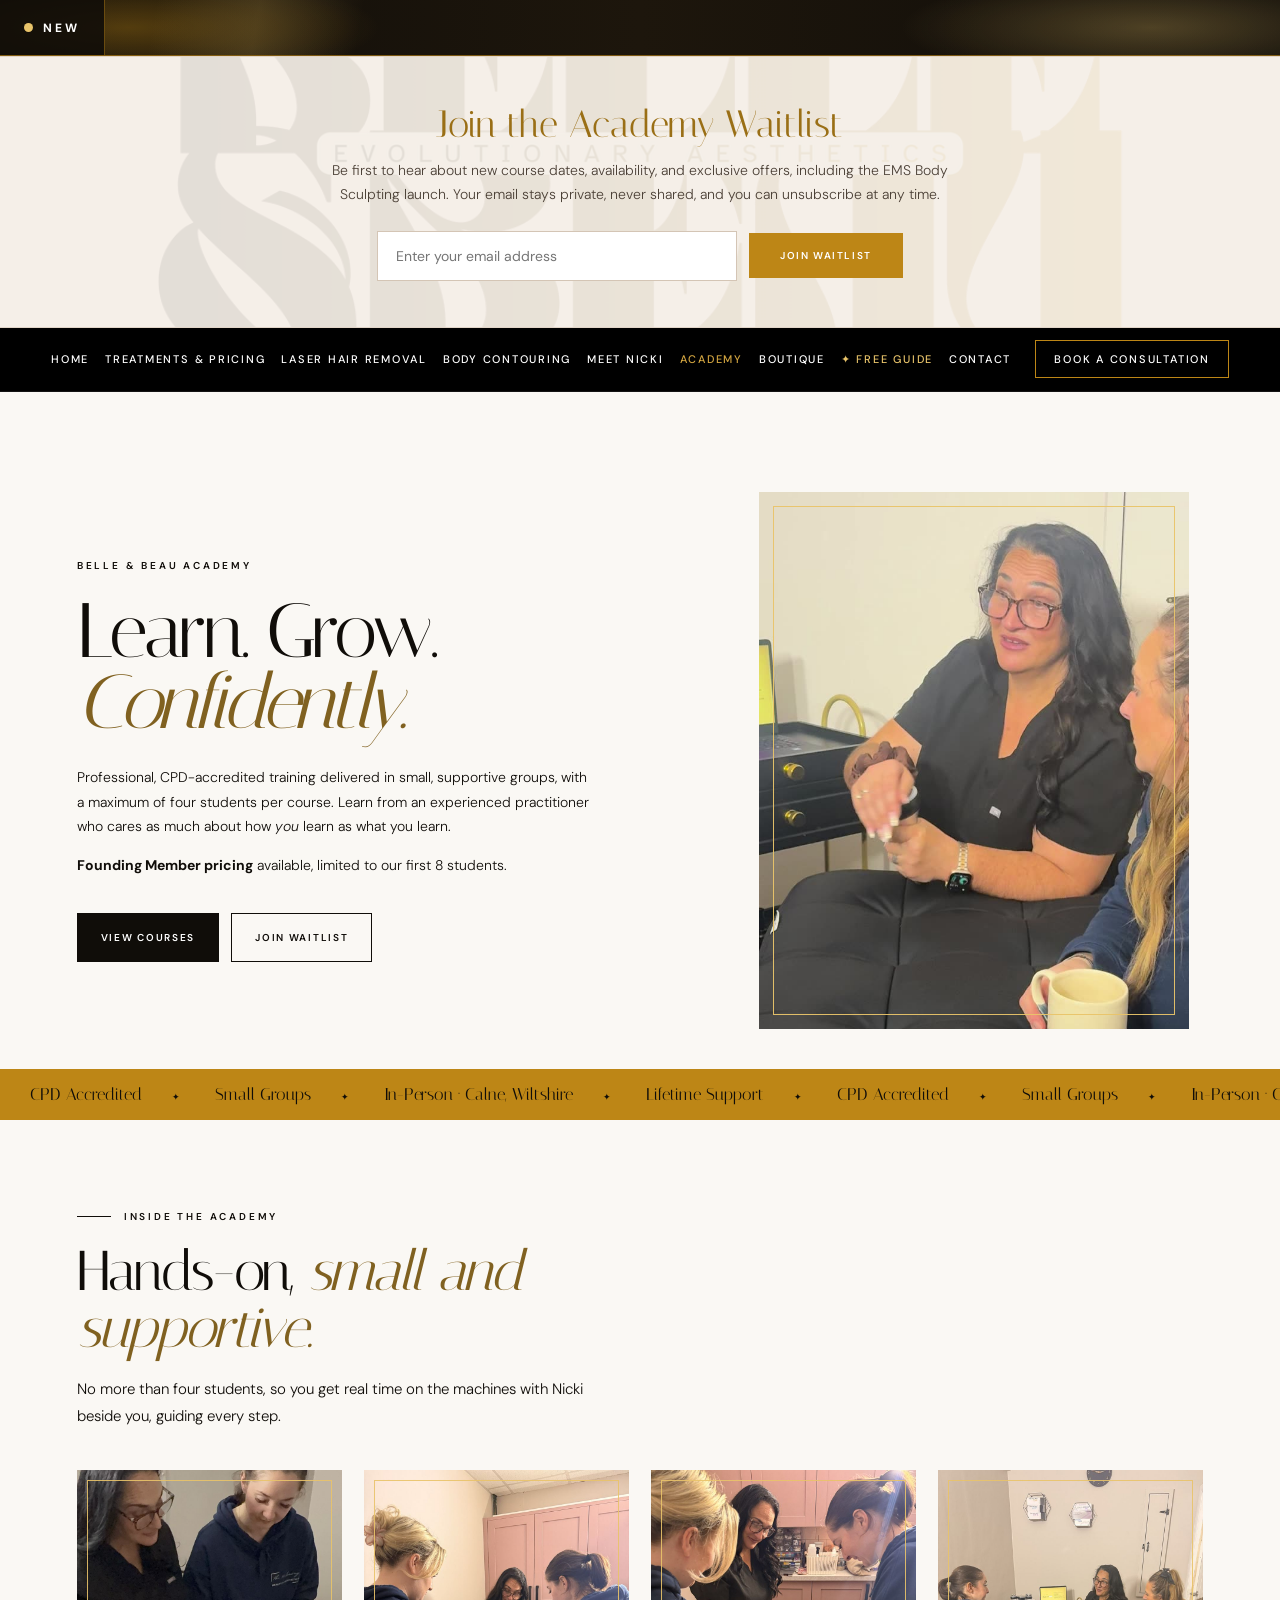
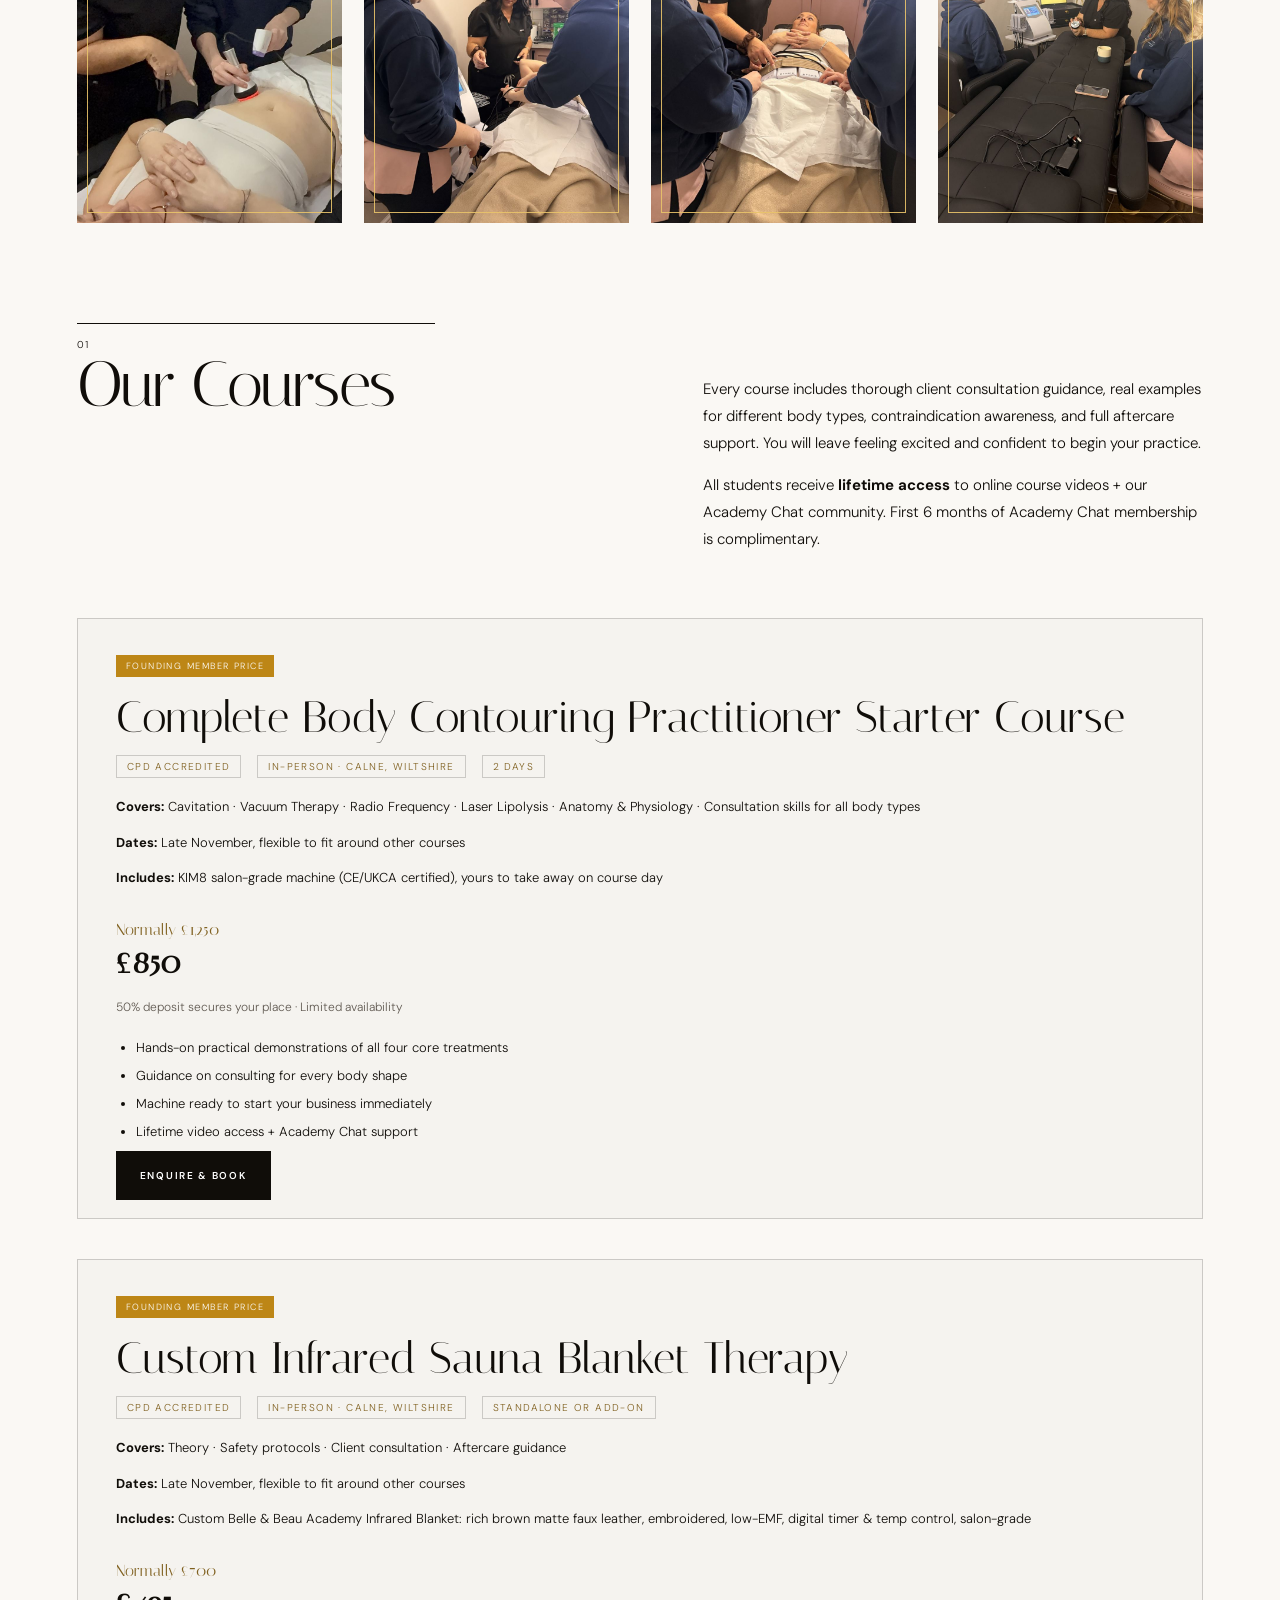
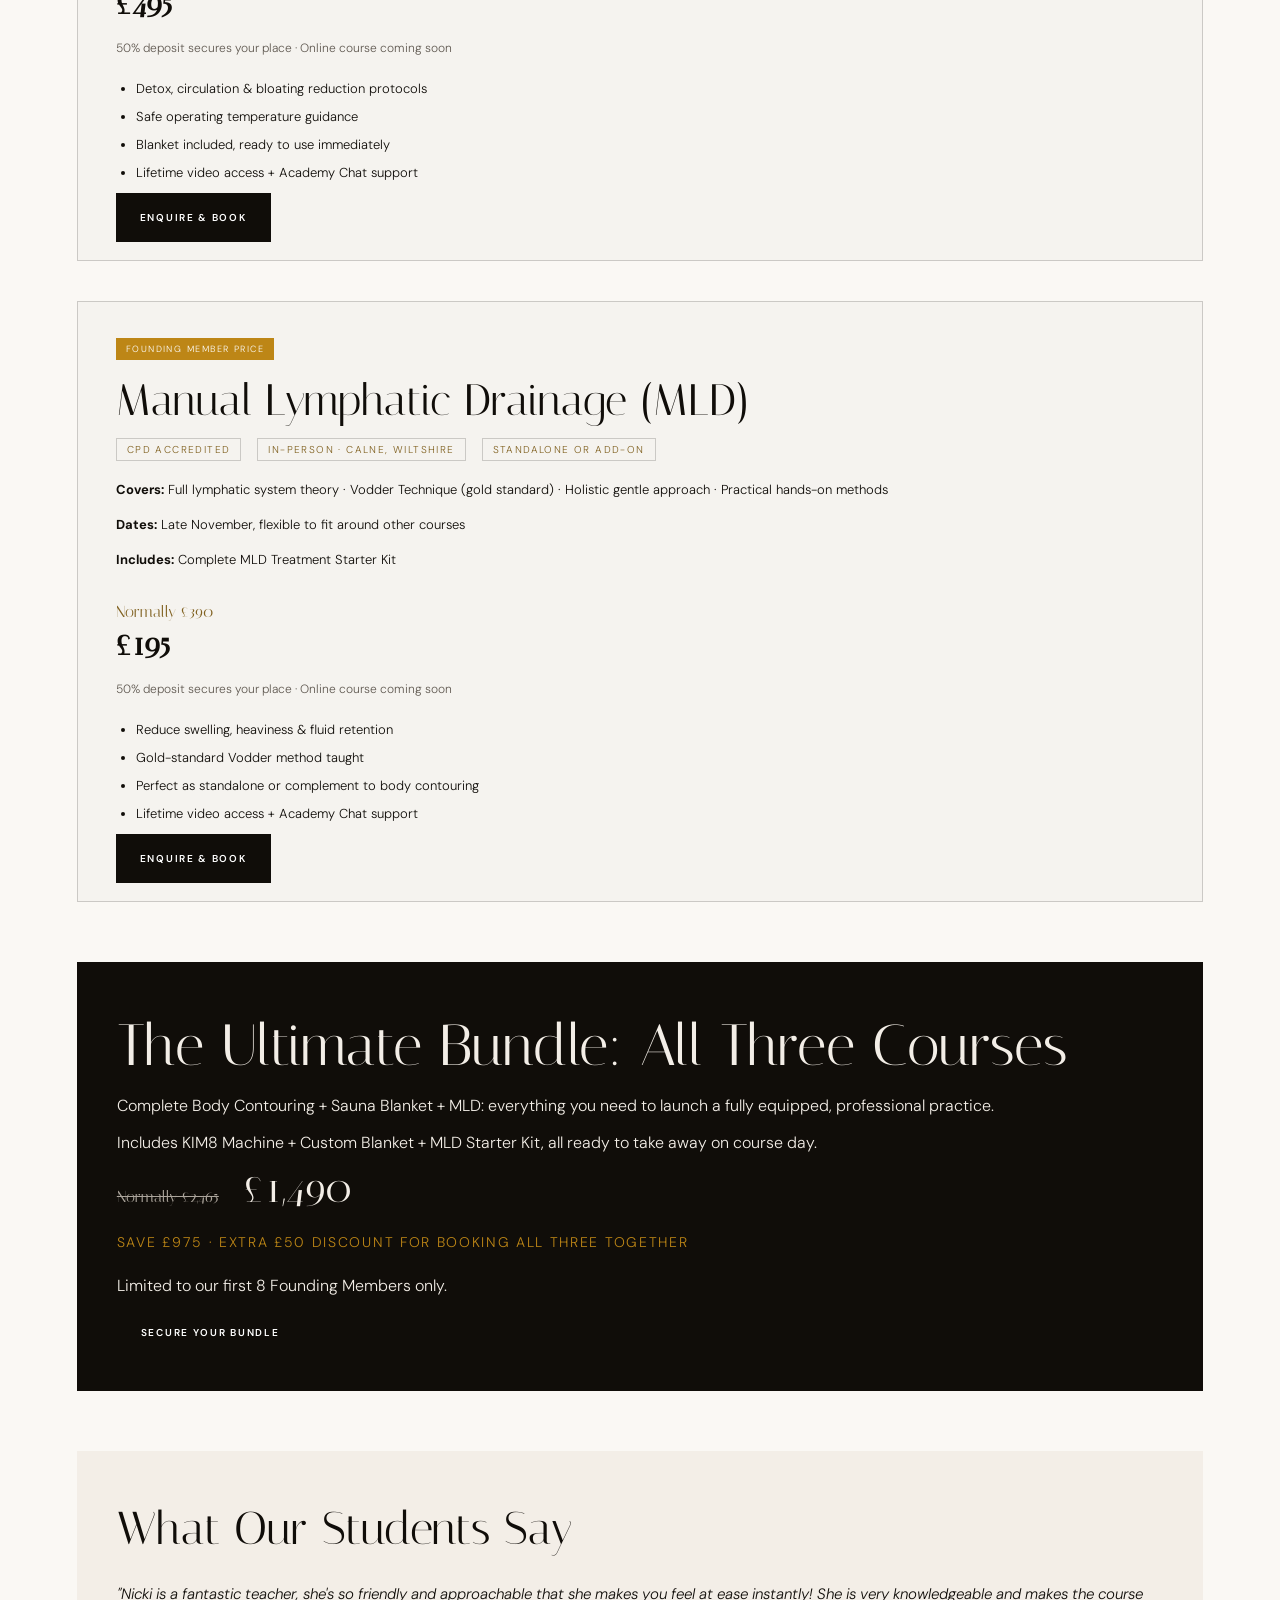
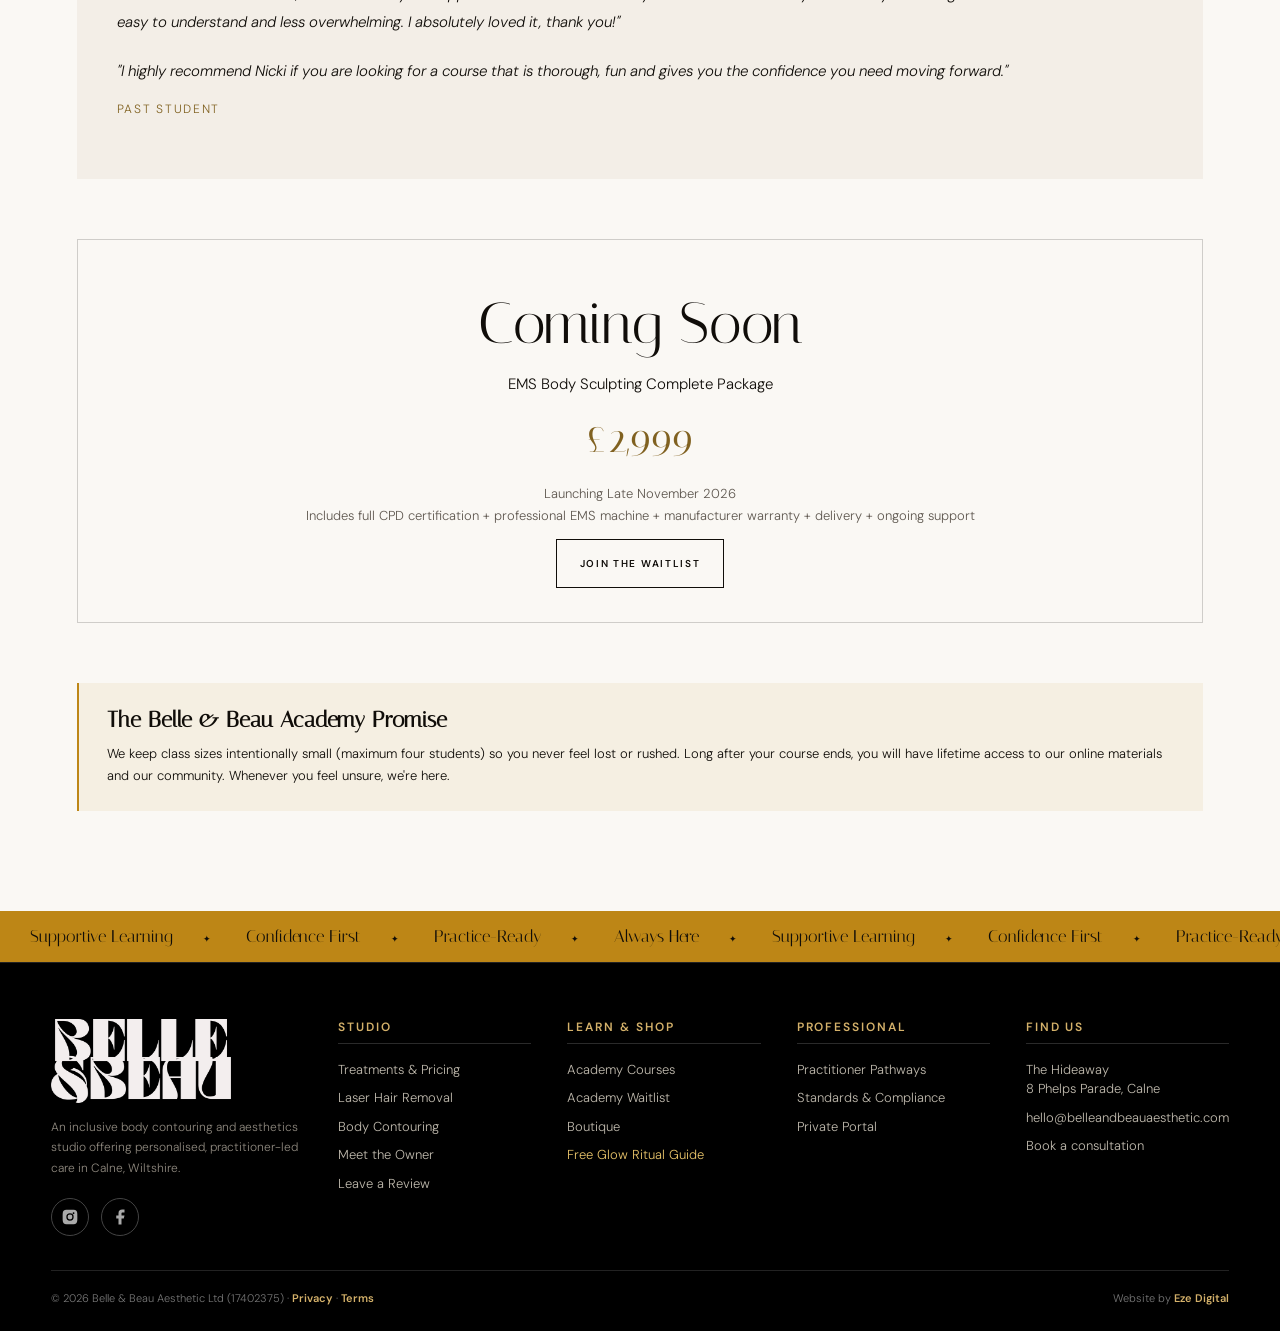
<file: academy.html>
<!doctype html>
<html lang="en">
<head>
  <meta charset="utf-8">
  <meta name="viewport" content="width=device-width,initial-scale=1">
  <meta name="description" content="Belle & Beau Academy: CPD-accredited training in body contouring, sauna blanket therapy and manual lymphatic drainage.">
  <link rel="canonical" href="https://belleandbeauaesthetic.com/academy.html">
  <meta property="og:type" content="website">
  <meta property="og:site_name" content="Belle &amp; Beau Aesthetic">
  <meta property="og:title" content="Body Contouring Training Courses in Wiltshire | Belle &amp; Beau Academy">
  <meta property="og:description" content="Belle & Beau Academy: CPD-accredited training in body contouring, sauna blanket therapy and manual lymphatic drainage.">
  <meta property="og:url" content="https://belleandbeauaesthetic.com/academy.html">
  <meta property="og:image" content="https://belleandbeauaesthetic.com/images/academy/academy-couch-group.jpg">
  <title>Body Contouring Training Courses in Wiltshire | Belle &amp; Beau Academy</title>
  <link rel="icon" href="assets/favicon.ico" sizes="any">
  <link rel="icon" type="image/png" sizes="32x32" href="assets/favicon-32x32.png">
  <link rel="icon" type="image/png" sizes="16x16" href="assets/favicon-16x16.png">
  <link rel="apple-touch-icon" sizes="180x180" href="assets/apple-touch-icon.png">
  <meta name="theme-color" content="#c38e18">
  <link rel="preconnect" href="https://fonts.googleapis.com">
  <link rel="preconnect" href="https://fonts.gstatic.com" crossorigin>
  <link href="https://fonts.googleapis.com/css2?family=DM+Sans:wght@300;400;500;600&family=Italiana&display=swap" rel="stylesheet">
  <style>
    :root{--ink:#100d09;--cream:#f3eee7;--paper:#faf8f4;--gold:#bd8616;--bronze:#806120;--line:rgba(16,13,9,.18);--serif:'Italiana',serif;--sans:'DM Sans',sans-serif}
    *{box-sizing:border-box}html{scroll-behavior:smooth}body{margin:0;background:var(--paper);color:var(--ink);font-family:var(--sans);font-weight:300}a{color:inherit}.skip{position:absolute;left:-999px}.skip:focus{left:16px;top:16px;z-index:100;background:#fff;padding:12px}
    .announcement{height:31px;background:var(--ink);color:#fff;display:flex;align-items:center;justify-content:center;font-size:10px;letter-spacing:.18em;text-transform:uppercase}
    .nav{padding:14px 4vw;display:flex;justify-content:space-between;align-items:center;gap:20px;background:#000;border-bottom:1px solid rgba(255,255,255,.08);position:relative;z-index:20}
    .nav-links{display:flex;align-items:center;justify-content:space-between;gap:12px;flex:1;max-width:900px;margin:0 auto}
    .nav-actions{display:flex;align-items:center;gap:28px}
    .nav a{text-decoration:none;font-size:11px;text-transform:uppercase;letter-spacing:.16em;font-weight:500;color:#fff;transition:color .25s ease;white-space:nowrap}
    .nav a:hover{color:var(--gold)}
    .book-link{border-bottom:none;padding:10px 0}
    .hero{min-height:60vh;position:relative;display:flex;align-items:center;overflow:hidden;padding:100px 6vw 40px}
    .hero{gap:5vw}.hero-copy{flex:1 1 0;min-width:0}
    .hero-media{flex:0 0 min(34vw,430px);position:relative;isolation:isolate;margin-right:14px}
    .hero-media video{width:100%;aspect-ratio:4/5;object-fit:cover;display:block;background:var(--ink)}
    .hero-media:after{content:"";position:absolute;inset:14px;border:1px solid rgba(233,196,106,.95);z-index:2;pointer-events:none}
    @media(max-width:860px){.hero{flex-direction:column;align-items:stretch}.hero-media{width:calc(100% - 24px);max-width:420px;flex:none;margin:24px auto 12px}.hero-media:after{inset:12px}}
    .eyebrow{font-size:10px;letter-spacing:.28em;text-transform:uppercase;font-weight:600;display:flex;align-items:center;gap:13px}
    .eyebrow:before{content:"";width:34px;height:1px;background:currentColor}.eyebrow.no-line:before{display:none}
    .hero h1{font-family:var(--serif);font-weight:400;font-size:clamp(48px,6vw,92px);line-height:.92;letter-spacing:-.04em;margin:24px 0 28px}
    .hero h1 em{display:block;font-weight:400;color:var(--bronze)}
    .hero p{max-width:520px;line-height:1.75;font-size:14px}
    .actions{display:flex;gap:12px;margin-top:36px}
    .btn{border:1px solid var(--ink);background:var(--ink);color:#fff;text-transform:uppercase;letter-spacing:.17em;font-size:10px;font-weight:600;padding:17px 23px;text-decoration:none;cursor:pointer;transition:.25s}
    .btn:hover{background:var(--gold);border-color:var(--gold)}
    .btn.ghost{background:transparent;color:var(--ink)}.btn.ghost:hover{background:var(--ink);color:#fff}
    .marquee{background:var(--gold);overflow:hidden;padding:15px 0;white-space:nowrap}
    .marquee-track{display:inline-block;animation:marquee 24s linear infinite;font-family:var(--serif);font-size:17px}
    .marquee span{margin:0 30px}.marquee i{font-style:normal}.marquee i:after{content:'✦';font-size:9px}
    @keyframes marquee{to{transform:translateX(-50%)}}
    section{padding:60px 6vw}
    .section-no{font-size:10px;letter-spacing:.16em;text-transform:uppercase;border-top:1px solid;padding-top:14px}
    .intro{display:grid;grid-template-columns:.7fr 1.3fr;gap:8vw;align-items:start;margin-bottom:50px}
    .intro h2{font-family:var(--serif);font-size:clamp(42px,5vw,72px);font-weight:400;line-height:1.05;letter-spacing:-.03em;margin:0}
    .intro-body{max-width:500px;margin:38px 0 0 auto}.intro-body p{font-size:15px;line-height:1.8}
    .course-card{border:1px solid var(--line);margin-bottom:40px;background:rgba(16,13,9,.02);transition:.3s;padding:34px 38px}
    .course-card:hover{border-color:var(--bronze);transform:translateY(-2px)}
    .founding-badge{display:inline-block;background:var(--gold);color:#fff;font-size:9px;letter-spacing:.16em;text-transform:uppercase;padding:5px 10px;margin-bottom:14px}
    .course-card h3{font-family:var(--serif);font-size:clamp(28px,3.5vw,44px);font-weight:400;margin:0 0 12px}
    .course-meta{display:flex;gap:16px;flex-wrap:wrap;margin-bottom:18px}
    .course-meta span{font-size:10px;letter-spacing:.14em;text-transform:uppercase;color:var(--bronze);padding:4px 10px;border:1px solid var(--line)}
    .course-price{font-family:var(--serif);font-size:32px;margin:16px 0}
    .course-price em{font-style:normal;color:var(--bronze);font-size:16px}
    .course-card p{font-size:13px;line-height:1.7;margin-bottom:10px}
    .course-highlights{margin:20px 0;padding-left:20px}
    .course-highlights li{font-size:13px;line-height:1.7;margin-bottom:6px}
    .bundle-block{background:var(--ink);color:var(--cream);padding:50px 40px;margin:60px 0}
    .bundle-block h2{font-family:var(--serif);font-size:clamp(36px,4.5vw,58px);font-weight:400;margin:0 0 14px}
    .bundle-price{font-family:var(--serif);font-size:42px;margin:10px 0 20px}
    .bundle-price span{font-size:16px;color:#aca59c;text-decoration:line-through;margin-right:12px}
    .bundle-save{color:var(--gold);font-size:14px;letter-spacing:.12em;text-transform:uppercase;margin-bottom:24px}
    .testimonial-block{background:var(--cream);padding:50px 40px;margin:60px 0}
    .testimonial-block h2{font-family:var(--serif);font-size:clamp(32px,4vw,46px);font-weight:400;margin:0 0 24px}
    .testimonial-text{font-size:15px;line-height:1.9;font-style:italic;margin-bottom:20px}
    .testimonial-name{font-size:12px;letter-spacing:.14em;text-transform:uppercase;color:var(--bronze)}
    .coming-soon-block{border:1px solid var(--line);padding:50px 40px;text-align:center;margin:60px 0}
    .coming-soon-block h2{font-family:var(--serif);font-size:clamp(36px,4.5vw,58px);font-weight:400;margin:0 0 14px}
    .coming-soon-price{font-family:var(--serif);font-size:42px;margin:10px 0 20px;color:var(--bronze)}
    .waitlist-note{font-size:13px;line-height:1.7;color:#5f5850;margin-bottom:24px}
    .academy-note{background:rgba(189,134,22,.08);border-left:2px solid var(--gold);padding:24px 28px;margin:40px 0}
    .academy-note h3{font-family:var(--serif);font-size:22px;margin:0 0 10px}
    .academy-note p{font-size:13px;line-height:1.7;margin:0}
    .reveal{opacity:0;transform:translateY(25px);transition:.7s ease}.reveal.on{opacity:1;transform:none}
    .email-list{background:#f5efe8;color:#4a3f35;padding:40px 24px;text-align:center;border-top:1px solid #e2d5c8;border-bottom:1px solid #e2d5c8;position:relative;overflow:hidden;margin:0}
    .email-watermark{position:absolute;inset:0;background-image:url('belle-beau-logo-new-transparent.png');background-repeat:no-repeat;background-position:center;background-size:contain;opacity:.07;pointer-events:none;z-index:0}
    .email-list h2,.email-list p,.email-list-form,.email-list-status{position:relative;z-index:1}
    .email-list h2{margin:0 0 14px;font-family:var(--serif);font-size:clamp(30px,3vw,46px);font-weight:400;line-height:1.1;color:#9a6f16}
    .email-list>p{max-width:650px;margin:0 auto 24px;font-size:14px;line-height:1.7}
    .email-list-form{display:flex;gap:12px;justify-content:center;align-items:center;width:100%;margin:0 auto;padding:0;flex-wrap:wrap}
    .email-list-input{flex:1 1 260px;max-width:340px;padding:15px 18px;border:1px solid #d4c5b5;background:#fff;font:14px var(--sans);outline:none}
    .email-list-btn{padding:15px 30px;border:1px solid var(--gold);background:var(--gold);color:#fff;font:600 10px var(--sans);letter-spacing:.16em;text-transform:uppercase;cursor:pointer;transition:.25s;white-space:nowrap}
    .email-list-btn:hover,.email-list-btn:focus-visible{background:var(--ink);border-color:var(--ink)}
    .email-list-status{display:none}.email-list-status.show{display:block;margin-top:20px}
    @media(max-width:640px){section{padding:50px 22px}.course-card{padding:28px 22px}.bundle-block,.testimonial-block,.coming-soon-block{padding:34px 22px}.email-list-form{flex-direction:column}.email-list-input,.email-list-btn{width:100%}}
  .inside{padding:90px 6vw 40px}
.inside-head{max-width:640px;margin-bottom:40px}
.inside-head h2{font-family:var(--serif);font-weight:400;font-size:clamp(40px,4.4vw,66px);line-height:1;letter-spacing:-.03em;margin:20px 0}
.inside-head h2 em{color:var(--bronze)}
.inside-head p{font-size:15px;line-height:1.8;max-width:520px}
.inside-grid{display:grid;grid-template-columns:repeat(4,1fr);gap:22px}
.inside-grid figure{margin:0;position:relative}
.inside-grid img{width:100%;height:auto;aspect-ratio:3/4;object-fit:cover;display:block}
.inside-grid figure:after{content:"";position:absolute;inset:10px;border:1px solid rgba(233,196,106,.9);pointer-events:none}
@media(max-width:900px){.inside-grid{grid-template-columns:1fr 1fr}}
@media(max-width:640px){.inside{padding:60px 22px 20px}.inside-grid{gap:12px}}
</style>
  <link rel="stylesheet" href="site.css?v=2">
</head>
<body>
  <a class="skip" href="#main">Skip to content</a>
<div class="bbt" role="region" aria-label="Latest from Belle &amp; Beau"><div class="bbt-label"><span class="bbt-dot" aria-hidden="true"></span><span class="txt">New</span></div><div class="bbt-stage"><a href="index.html#laser"><b>Now introducing</b><span class="msg">Laser hair removal at The Hideaway, Calne</span><span class="sm">Laser hair removal</span><span class="go">See prices →</span></a><a href="glow.html"><b>Free download</b><span class="msg">The Glow Ritual: small daily habits to feel more like you</span><span class="sm">The Glow Ritual</span><span class="go">Get yours →</span></a><a href="https://www.fresha.com/en-GB/a/the-hideaway-beauty-calne-uk-8-phelps-parade-bqr1c6o4/booking?offerItems=sv%3A30336251" target="_blank" rel="noopener"><b>Free consultation</b><span class="msg">Normally £25, complimentary for a limited time</span><span class="sm">Normally £25</span><span class="go">Book now →</span></a><a href="index.html#body-contouring"><b>Now at The Hideaway</b><span class="msg">Body contouring in Calne</span><span class="sm">Body contouring</span><span class="go">Find out more →</span></a></div></div>
<section class="email-list" id="waitlist">
      <div class="email-watermark"></div>
      <h2 id="waitlist-title">Join the Academy Waitlist</h2>
      <p>Be first to hear about new course dates, availability, and exclusive offers, including the EMS Body Sculpting launch. Your email stays private, never shared, and you can unsubscribe at any time.</p>
      <form class="email-list-form" id="academyWaitlistForm" method="POST" name="academy-waitlist">
        <input type="hidden" name="form-name" value="academy-waitlist">
        <p style="position:absolute;left:-9999px;"><label>Leave empty <input name="website" tabindex="-1"></label></p>
        <label class="skip" for="academyEmail">Your email</label>
        <input type="email" class="email-list-input" id="academyEmail" name="email" placeholder="Enter your email address" required>
        <button type="submit" class="email-list-btn">Join Waitlist</button>
      </form>
      <div class="email-list-status" id="waitlistStatus" role="status">
        <h3>You're on the list ✨</h3>
        <p>Thank you, we'll be in touch first when new dates are released.</p>
      </div>
    </section>
<header class="site-nav"><button class="site-menu" type="button" aria-expanded="false" aria-controls="siteLinks"><i></i>Menu</button><nav class="site-links" id="siteLinks" aria-label="Main menu"><a href="index.html">Home</a><a href="index.html#pricing">Treatments & Pricing</a><a href="index.html#laser">Laser Hair Removal</a><a href="index.html#body-contouring">Body Contouring</a><a href="index.html#owner">Meet Nicki</a><a href="academy.html" aria-current="page">Academy</a><a href="boutique.html">Boutique</a><a href="glow.html" class="free">✦ Free Guide</a><a href="#contact">Contact</a></nav><a class="site-book" href="https://www.fresha.com/en-GB/a/the-hideaway-beauty-calne-uk-8-phelps-parade-bqr1c6o4/booking?offerItems=sv%3A30336251" target="_blank" rel="noopener">Book a consultation</a></header>

  
  <main id="main">
    <section class="hero">
      <div class="hero-copy reveal">
        <div class="eyebrow no-line">Belle & Beau Academy</div>
        <h1>Learn. Grow.<em>Confidently.</em></h1>
        <p>Professional, CPD-accredited training delivered in small, supportive groups, with a maximum of four students per course. Learn from an experienced practitioner who cares as much about how <em>you</em> learn as what you learn.</p>
        <p style="margin-top:12px;"><strong>Founding Member pricing</strong> available, limited to our first 8 students.</p>
        <div class="actions">
          <a class="btn" href="#courses">View Courses</a>
          <a class="btn ghost" href="#waitlist">Join Waitlist</a>
        </div>
      </div>
      <div class="hero-media reveal">
        <video autoplay muted loop playsinline preload="metadata" poster="images/academy/academy-teaching-poster-v2.jpg" aria-label="Nicki teaching a small group of Belle &amp; Beau Academy students">
          <source src="images/academy/academy-teaching-v2.mp4" type="video/mp4">
        </video>
      </div>
    </section>
    

    <div class="marquee">
      <div class="marquee-track">
        <span>CPD Accredited</span><i></i>
        <span>Small Groups</span><i></i>
        <span>In-Person · Calne, Wiltshire</span><i></i>
        <span>Lifetime Support</span><i></i>
        <span>CPD Accredited</span><i></i>
        <span>Small Groups</span><i></i>
        <span>In-Person · Calne, Wiltshire</span><i></i>
        <span>Lifetime Support</span><i></i>
      </div>
    </div>

    <section class="inside" aria-labelledby="inside-title">
      <div class="inside-head reveal">
        <div class="eyebrow">Inside the Academy</div>
        <h2 id="inside-title">Hands-on, <em>small and supportive.</em></h2>
        <p>No more than four students, so you get real time on the machines with Nicki beside you, guiding every step.</p>
      </div>
      <div class="inside-grid">
        <figure class="reveal"><img src="images/academy/academy-handpiece.jpg" alt="Nicki guiding a student using a radio frequency handpiece on a model" width="812" height="1200" loading="lazy"></figure>
        <figure class="reveal"><img src="images/academy/academy-couch-group.jpg" alt="Nicki demonstrating to two students around the treatment couch" width="900" height="1200" loading="lazy"></figure>
        <figure class="reveal"><img src="images/academy/academy-belt-demo.jpg" alt="Students fitting laser lipo pads with Nicki's guidance" width="900" height="1200" loading="lazy"></figure>
        <figure class="reveal"><img src="images/academy/academy-classroom.jpg" alt="Nicki teaching theory to a small group of students" width="900" height="1200" loading="lazy"></figure>
      </div>
    </section>

    <section id="courses">
      <div class="intro">
        <div>
          <div class="section-no">01</div>
          <h2>Our Courses</h2>
        </div>
        <div class="intro-body">
          <p>Every course includes thorough client consultation guidance, real examples for different body types, contraindication awareness, and full aftercare support. You will leave feeling excited and confident to begin your practice.</p>
          <p style="margin-top:12px;">All students receive <strong>lifetime access</strong> to online course videos + our Academy Chat community. First 6 months of Academy Chat membership is complimentary.</p>
        </div>
      </div>
      <article class="course-card reveal">
        <span class="founding-badge">Founding Member Price</span>
        <h3>Complete Body Contouring Practitioner Starter Course</h3>
        <div class="course-meta">
          <span>CPD Accredited</span>
          <span>In-Person · Calne, Wiltshire</span>
          <span>2 Days</span>
        </div>
        <p><strong>Covers:</strong> Cavitation · Vacuum Therapy · Radio Frequency · Laser Lipolysis · Anatomy & Physiology · Consultation skills for all body types</p>
        <p><strong>Dates:</strong> Late November, flexible to fit around other courses</p>
        <p><strong>Includes:</strong> KIM8 salon-grade machine (CE/UKCA certified), yours to take away on course day</p>
        <div class="course-price"><em>Normally £1,250</em><br><strong>£850</strong></div>
        <p style="font-size:12px; color:#5f5850;">50% deposit secures your place · Limited availability</p>
        <ul class="course-highlights">
          <li>Hands-on practical demonstrations of all four core treatments</li>
          <li>Guidance on consulting for every body shape</li>
          <li>Machine ready to start your business immediately</li>
          <li>Lifetime video access + Academy Chat support</li>
        </ul>
        <a class="btn" href="https://www.fresha.com/en-GB/a/the-hideaway-beauty-calne-uk-8-phelps-parade-bqr1c6o4/booking?offerItems=sv%3A30336251" target="_blank" rel="noopener noreferrer">Enquire & Book</a>
      </article>
      <article class="course-card reveal">
        <span class="founding-badge">Founding Member Price</span>
        <h3>Custom Infrared Sauna Blanket Therapy</h3>
        <div class="course-meta">
          <span>CPD Accredited</span>
          <span>In-Person · Calne, Wiltshire</span>
          <span>Standalone or add-on</span>
        </div>
        <p><strong>Covers:</strong> Theory · Safety protocols · Client consultation · Aftercare guidance</p>
        <p><strong>Dates:</strong> Late November, flexible to fit around other courses</p>
        <p><strong>Includes:</strong> Custom Belle & Beau Academy Infrared Blanket: rich brown matte faux leather, embroidered, low-EMF, digital timer & temp control, salon-grade</p>
        <div class="course-price"><em>Normally £700</em><br><strong>£495</strong></div>
        <p style="font-size:12px; color:#5f5850;">50% deposit secures your place · Online course coming soon</p>
        <ul class="course-highlights">
          <li>Detox, circulation & bloating reduction protocols</li>
          <li>Safe operating temperature guidance</li>
          <li>Blanket included, ready to use immediately</li>
          <li>Lifetime video access + Academy Chat support</li>
        </ul>
        <a class="btn" href="https://www.fresha.com/en-GB/a/the-hideaway-beauty-calne-uk-8-phelps-parade-bqr1c6o4/booking?offerItems=sv%3A30336251" target="_blank" rel="noopener noreferrer">Enquire & Book</a>
      </article>
      <article class="course-card reveal">
        <span class="founding-badge">Founding Member Price</span>
        <h3>Manual Lymphatic Drainage (MLD)</h3>
        <div class="course-meta">
          <span>CPD Accredited</span>
          <span>In-Person · Calne, Wiltshire</span>
          <span>Standalone or add-on</span>
        </div>
        <p><strong>Covers:</strong> Full lymphatic system theory · Vodder Technique (gold standard) · Holistic gentle approach · Practical hands-on methods</p>
        <p><strong>Dates:</strong> Late November, flexible to fit around other courses</p>
        <p><strong>Includes:</strong> Complete MLD Treatment Starter Kit</p>
        <div class="course-price"><em>Normally £390</em><br><strong>£195</strong></div>
        <p style="font-size:12px; color:#5f5850;">50% deposit secures your place · Online course coming soon</p>
        <ul class="course-highlights">
          <li>Reduce swelling, heaviness & fluid retention</li>
          <li>Gold-standard Vodder method taught</li>
          <li>Perfect as standalone or complement to body contouring</li>
          <li>Lifetime video access + Academy Chat support</li>
        </ul>
        <a class="btn" href="https://www.fresha.com/en-GB/a/the-hideaway-beauty-calne-uk-8-phelps-parade-bqr1c6o4/booking?offerItems=sv%3A30336251" target="_blank" rel="noopener noreferrer">Enquire & Book</a>
      </article>
      <div class="bundle-block reveal">
        <h2>The Ultimate Bundle: All Three Courses</h2>
        <p>Complete Body Contouring + Sauna Blanket + MLD: everything you need to launch a fully equipped, professional practice.</p>
        <p style="margin:10px 0;">Includes KIM8 Machine + Custom Blanket + MLD Starter Kit, all ready to take away on course day.</p>
        <div class="bundle-price"><span>Normally £2,465</span> £1,490</div>
        <div class="bundle-save">Save £975 · Extra £50 discount for booking all three together</div>
        <p style="margin-bottom:24px;">Limited to our first 8 Founding Members only.</p>
        <a class="btn" href="https://www.fresha.com/en-GB/a/the-hideaway-beauty-calne-uk-8-phelps-parade-bqr1c6o4/booking?offerItems=sv%3A30336251" target="_blank" rel="noopener noreferrer">Secure Your Bundle</a>
      </div>
      <div class="testimonial-block reveal">
        <h2>What Our Students Say</h2>
        <div class="testimonial-text">"Nicki is a fantastic teacher, she's so friendly and approachable that she makes you feel at ease instantly! She is very knowledgeable and makes the course easy to understand and less overwhelming. I absolutely loved it, thank you!"</div>
        <div class="testimonial-text" style="margin-bottom:0;">"I highly recommend Nicki if you are looking for a course that is thorough, fun and gives you the confidence you need moving forward."</div>
        <p class="testimonial-name" style="margin-top:16px;">Past Student</p>
      </div>
      <div class="coming-soon-block reveal">
        <h2>Coming Soon</h2>
        <p style="font-size:15px; line-height:1.7;">EMS Body Sculpting Complete Package</p>
        <div class="coming-soon-price">£2,999</div>
        <p class="waitlist-note">Launching Late November 2026<br>Includes full CPD certification + professional EMS machine + manufacturer warranty + delivery + ongoing support</p>
        <a class="btn ghost" href="#waitlist">Join the Waitlist</a>
      </div>
      <div class="academy-note reveal">
        <h3>The Belle & Beau Academy Promise</h3>
        <p>We keep class sizes intentionally small (maximum four students) so you never feel lost or rushed. Long after your course ends, you will have lifetime access to our online materials and our community. Whenever you feel unsure, we're here.</p>
      </div>
    </section>

    <div class="marquee">
      <div class="marquee-track">
        <span>Supportive Learning</span><i></i>
        <span>Confidence First</span><i></i>
        <span>Practice-Ready</span><i></i>
        <span>Always Here</span><i></i>
        <span>Supportive Learning</span><i></i>
        <span>Confidence First</span><i></i>
        <span>Practice-Ready</span><i></i>
        <span>Always Here</span><i></i>
      </div>
    </div>

  </main>
  <script>
    const observer = new IntersectionObserver(entries => {
      entries.forEach(entry => {
        if (entry.isIntersecting) { entry.target.classList.add('on'); observer.unobserve(entry.target); }
      });
    }, { threshold: .12 });
    document.querySelectorAll('.reveal').forEach(el => observer.observe(el));
    const form = document.getElementById('academyWaitlistForm');
    const status = document.getElementById('waitlistStatus');
    if(form){
      form.addEventListener('submit', e => {
        e.preventDefault();
        const data = Object.fromEntries(new FormData(form));
        data._subject = 'Academy Waitlist Signup';
        fetch('https://formsubmit.co/ajax/hello@belleandbeauaesthetic.com', {
          method: 'POST',
          headers: { 'Content-Type': 'application/json', 'Accept': 'application/json' },
          body: JSON.stringify(data)
        }).finally(() => {
          form.style.display = 'none';
          status.classList.add('show');
        });
      });
    }
  </script>
<script src="footer.js?v=4"></script>
</body>
</html>
</file>
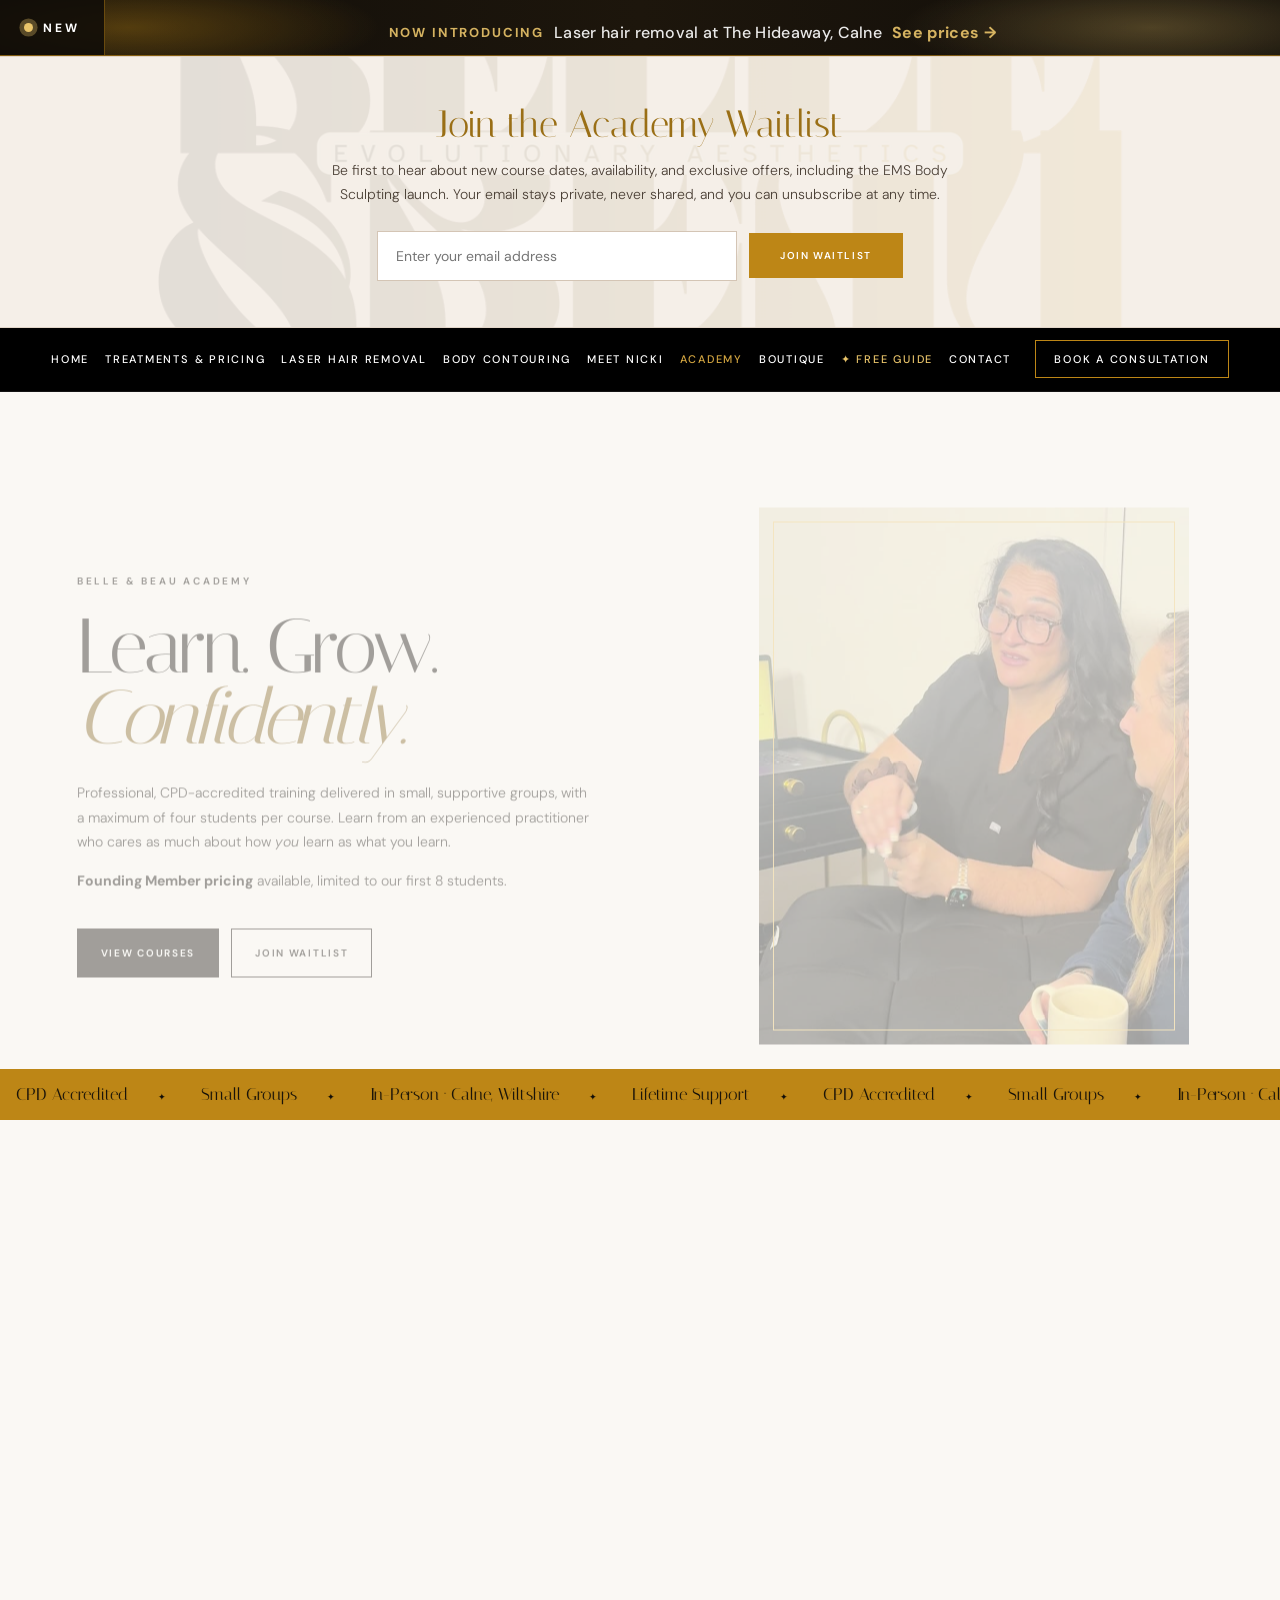
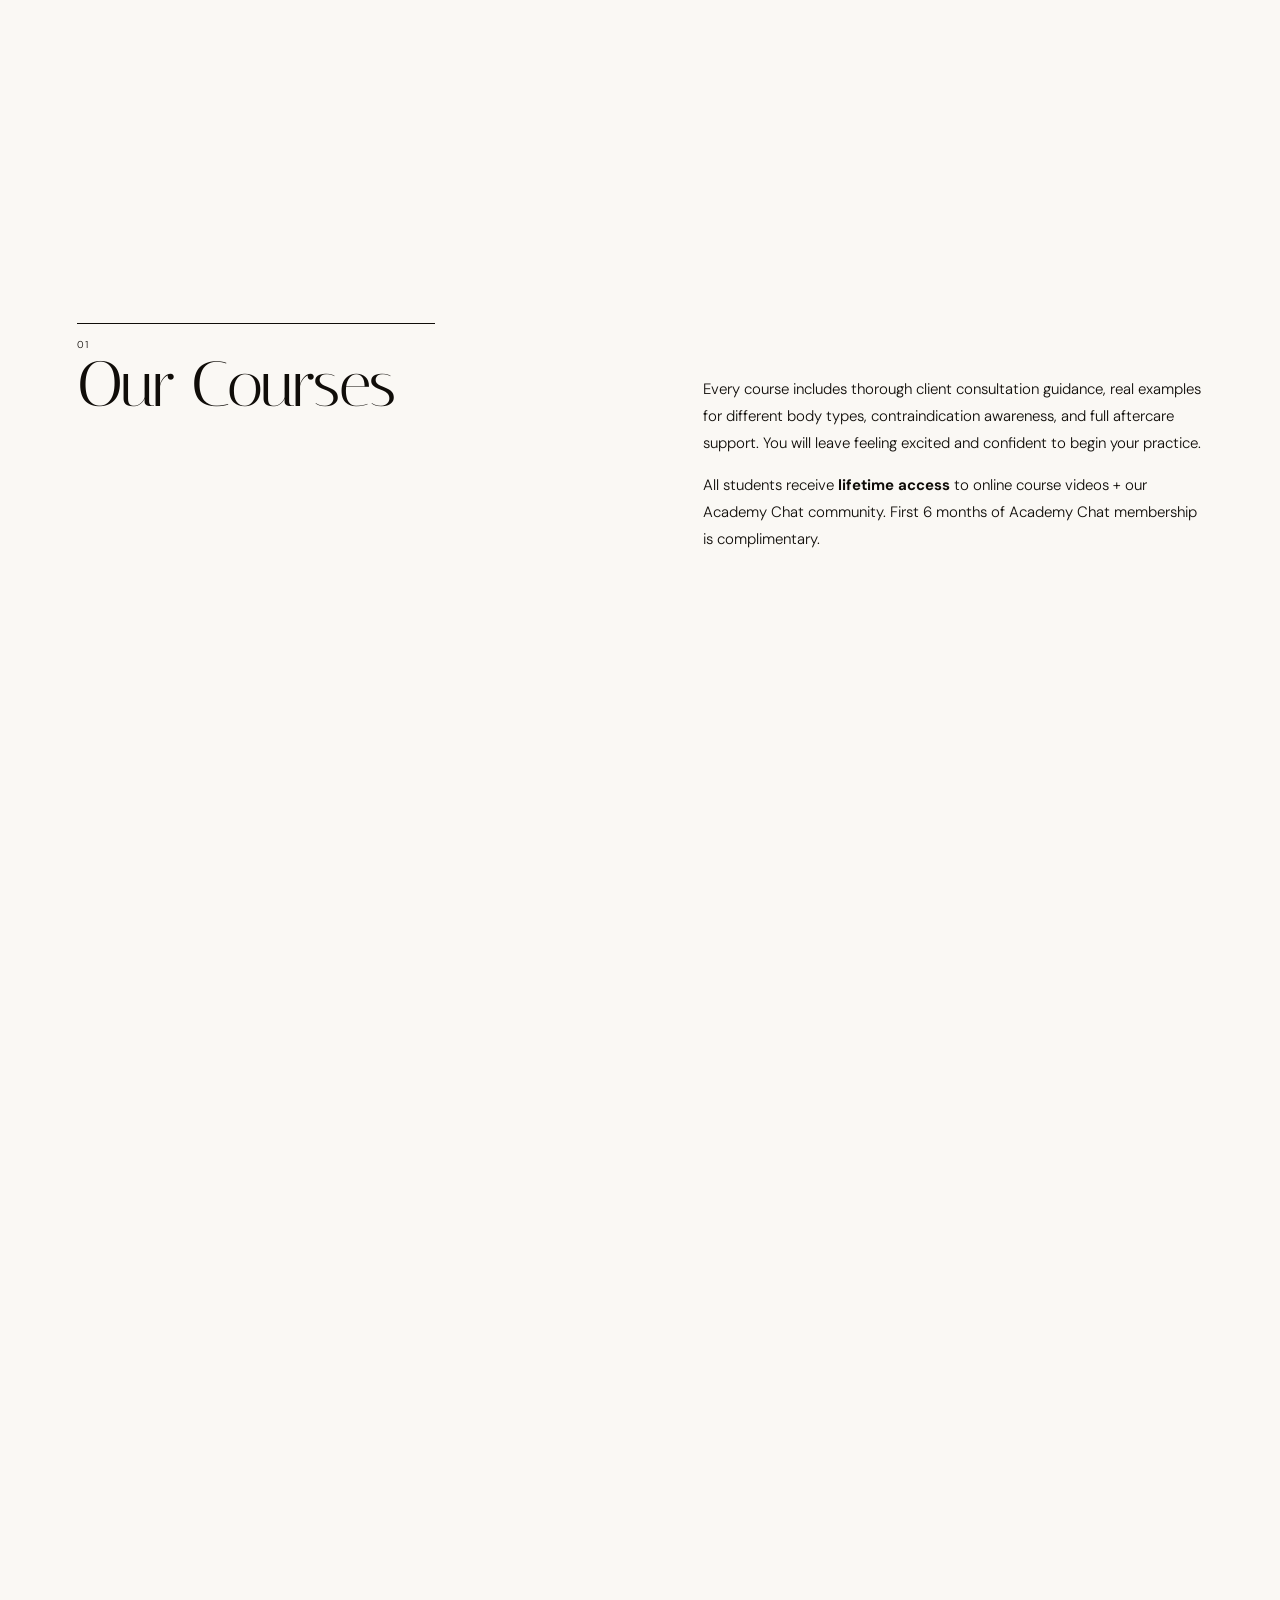
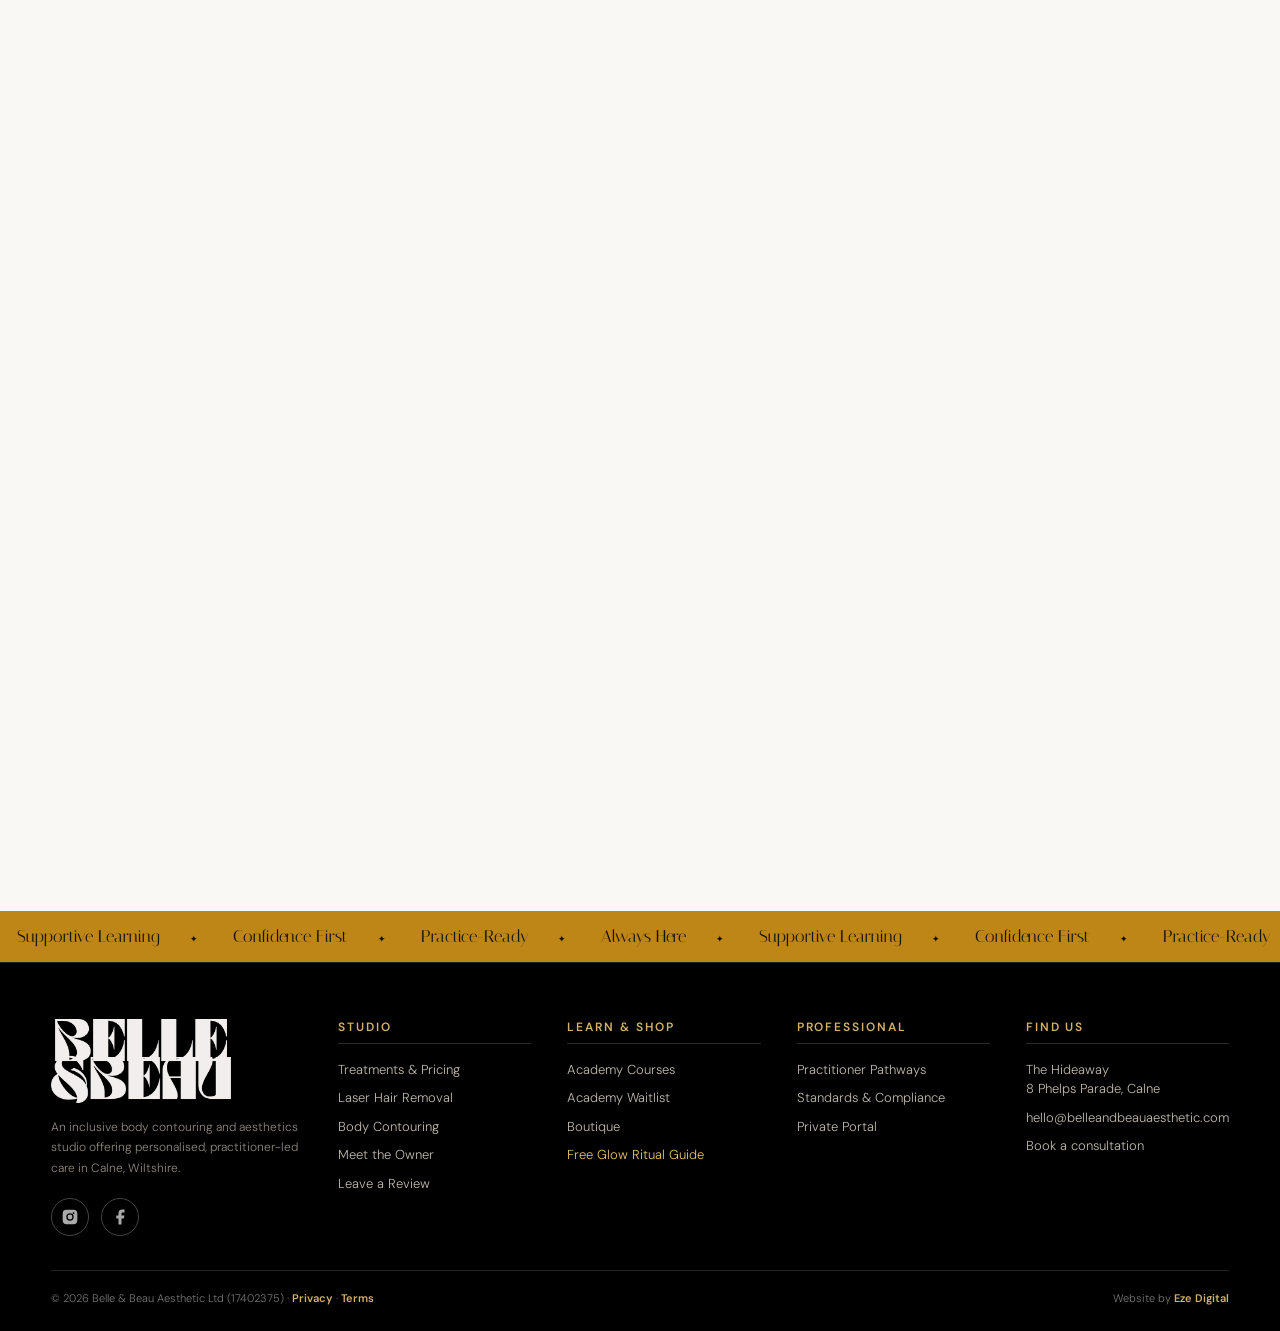
<file: academycomingsoon.html>
<!DOCTYPE html>
<html lang="en-GB">
<head>
  <meta charset="UTF-8">
  <meta name="robots" content="noindex">
  <title>Belle &amp; Beau</title>
  <link rel="canonical" href="https://belleandbeauaesthetic.com/academy.html">
  <meta http-equiv="refresh" content="0; url=academy.html">
</head>
<body><p>This page has moved. <a href="academy.html">Continue to the new page</a>.</p></body>
</html>
</file>
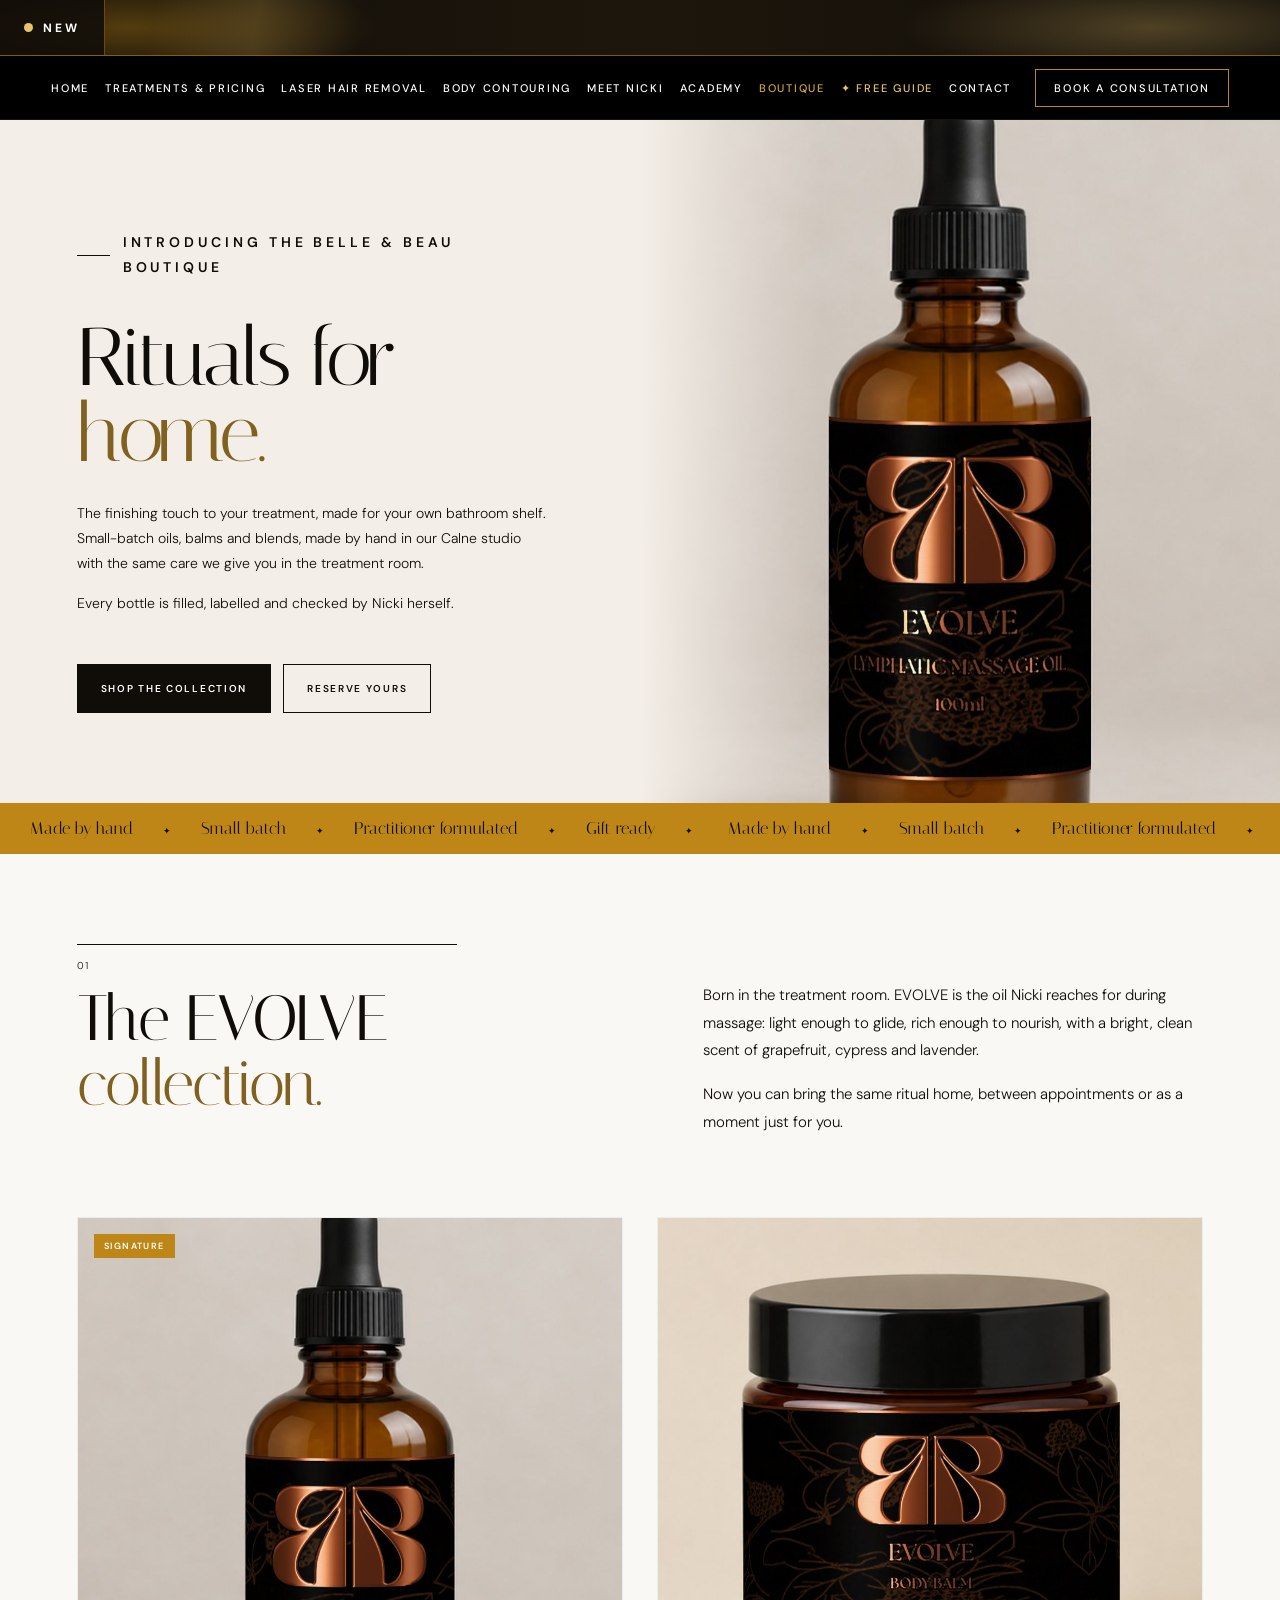
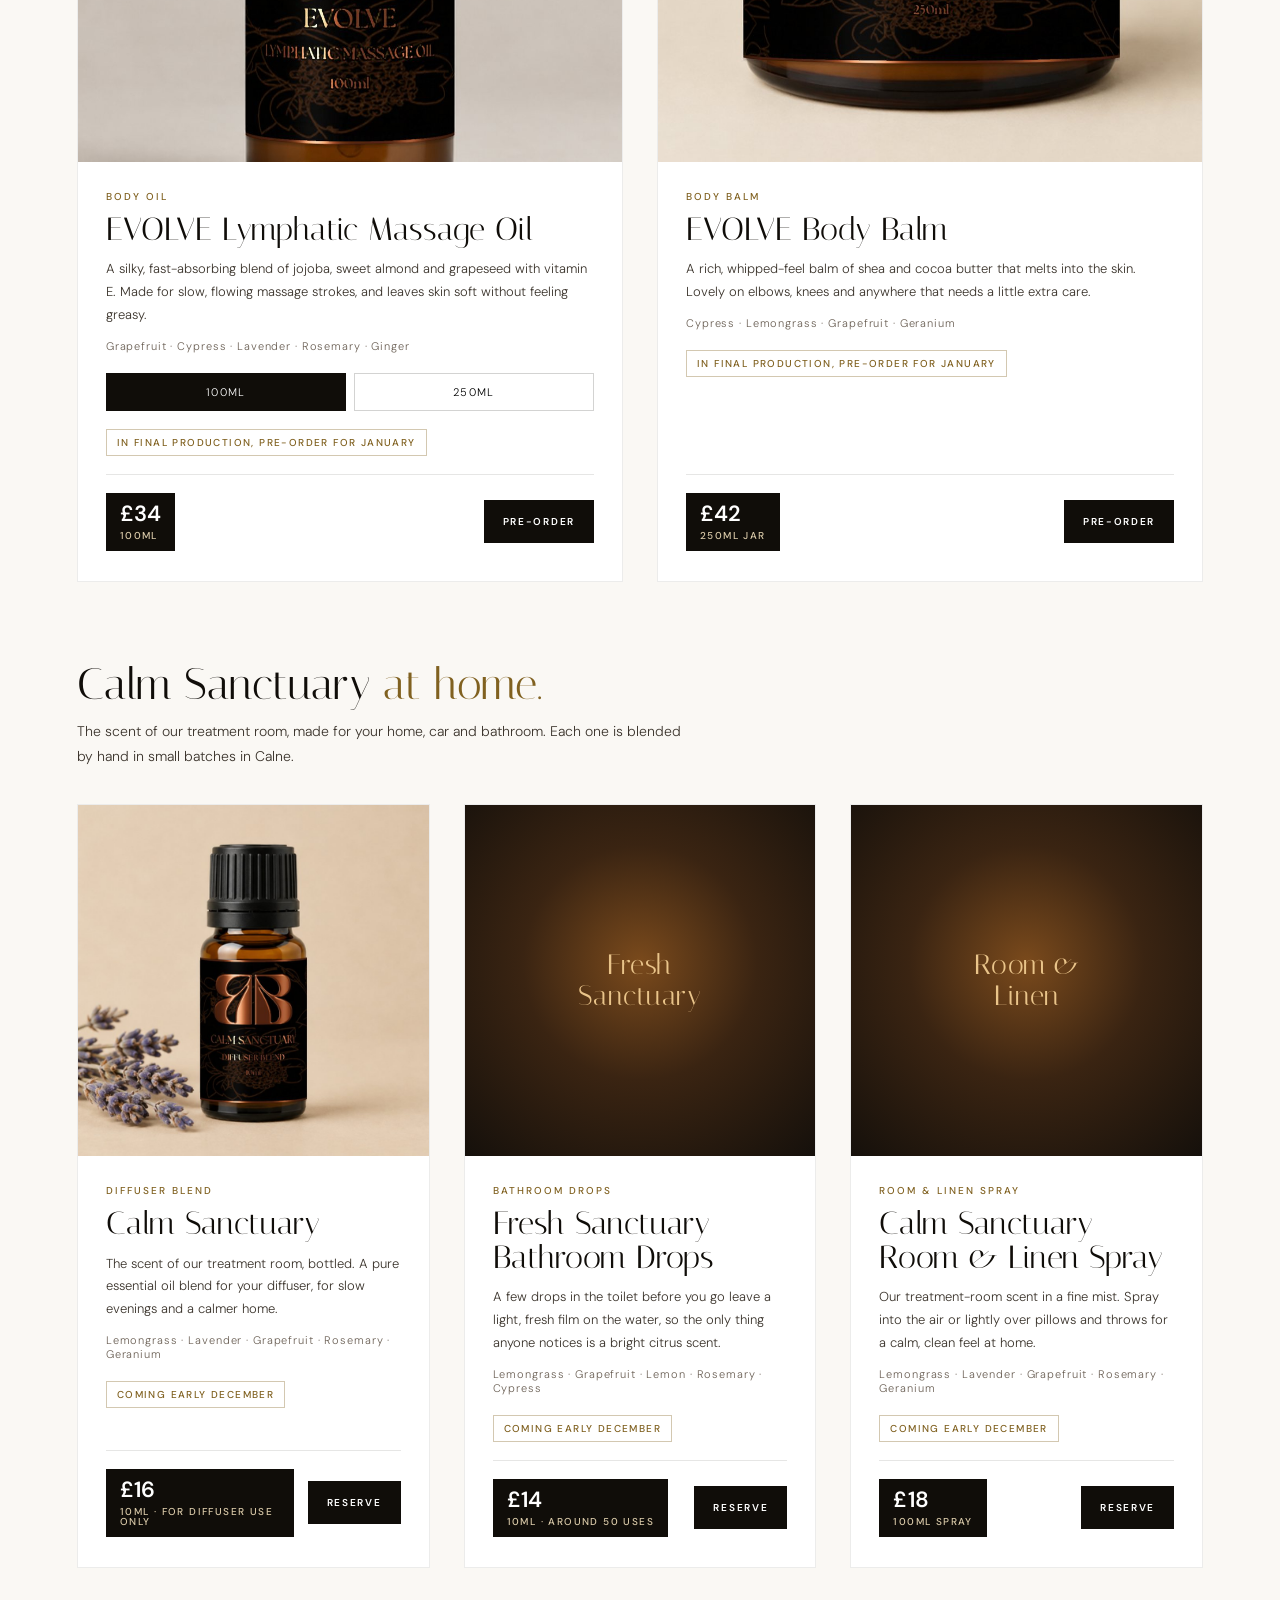
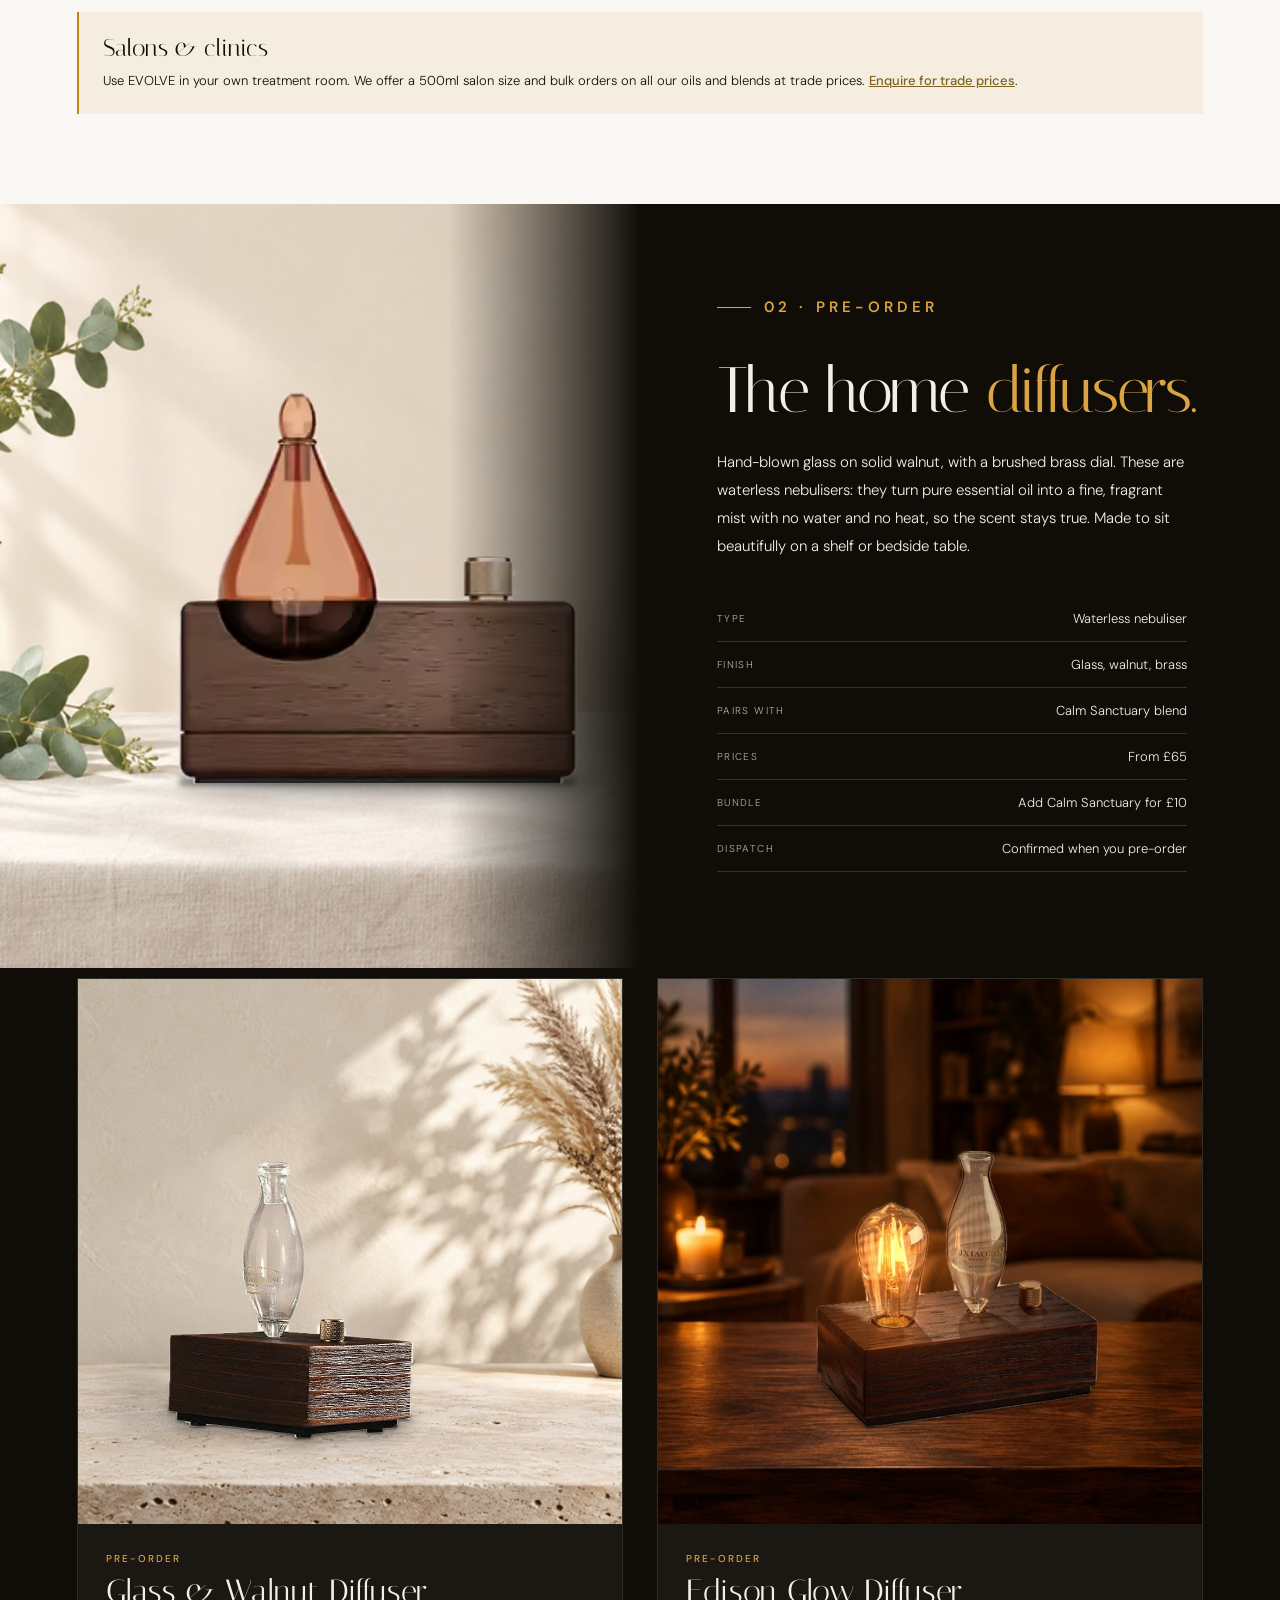
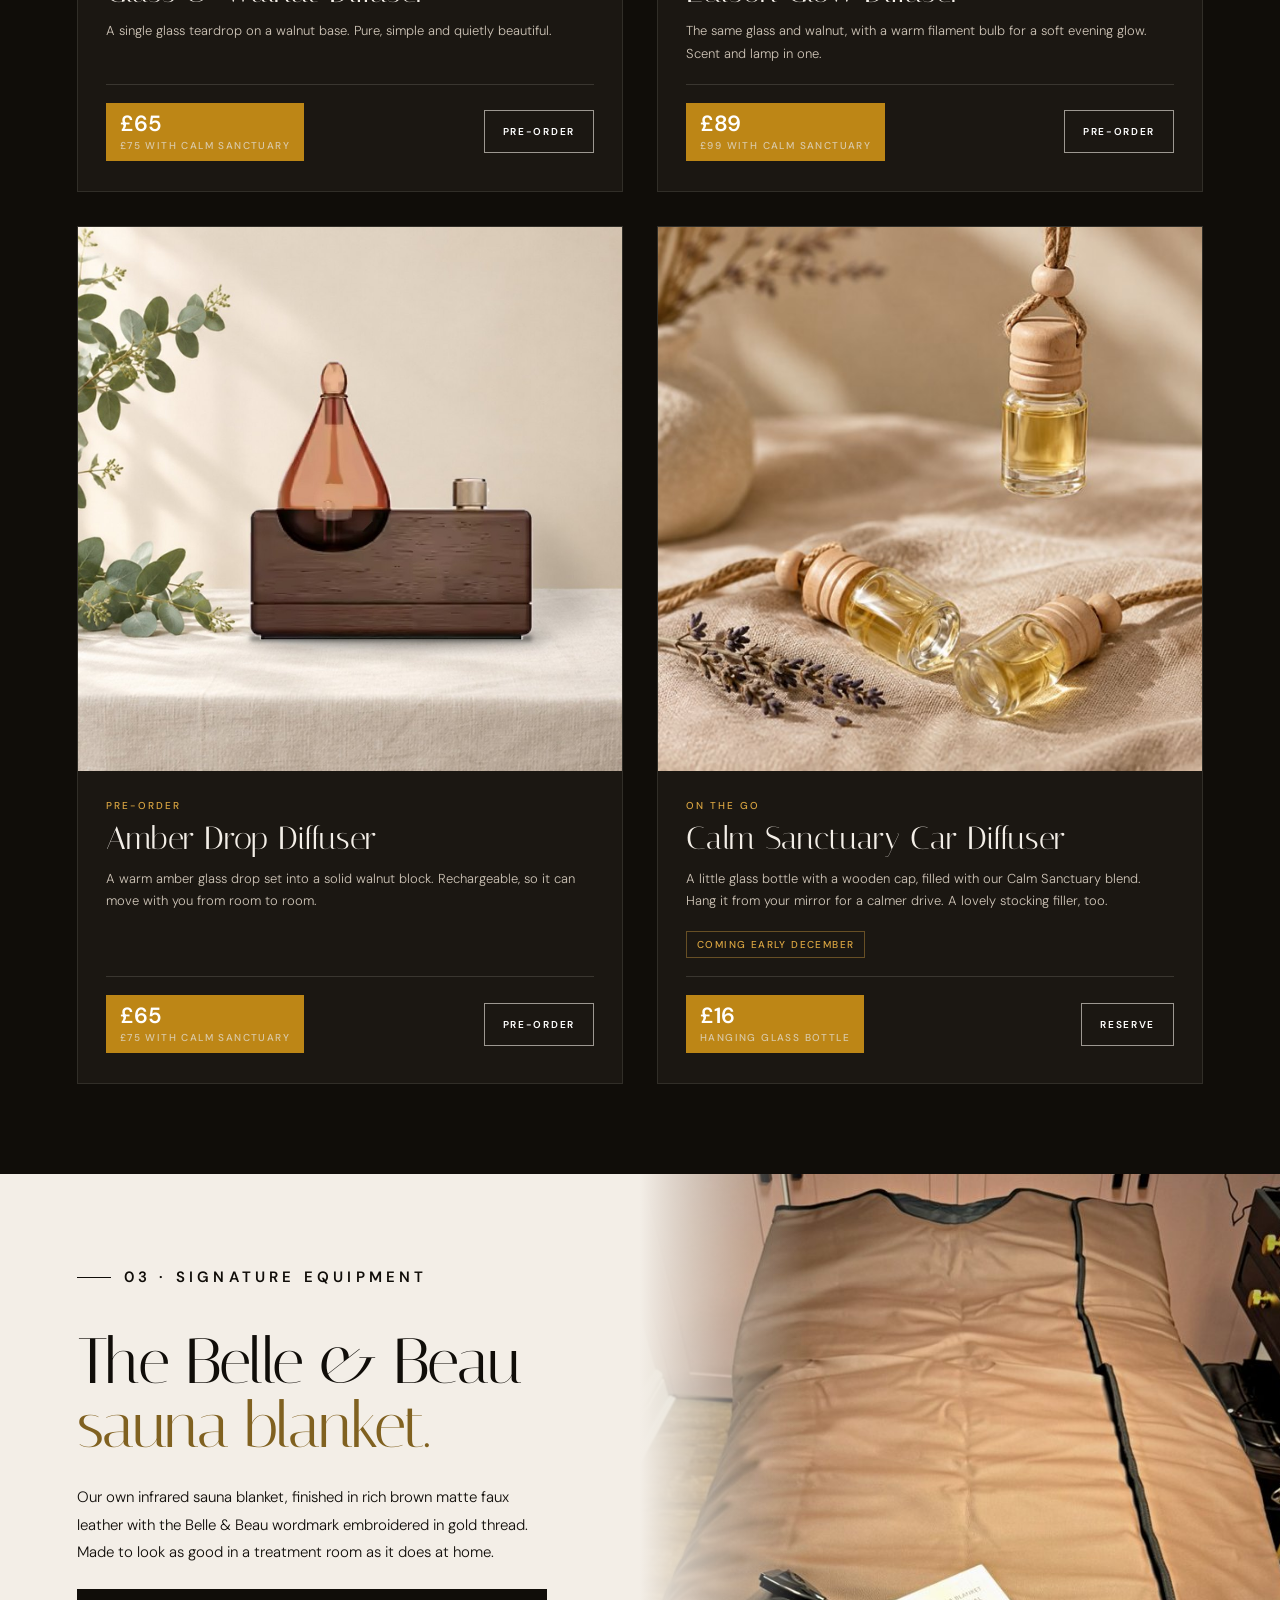
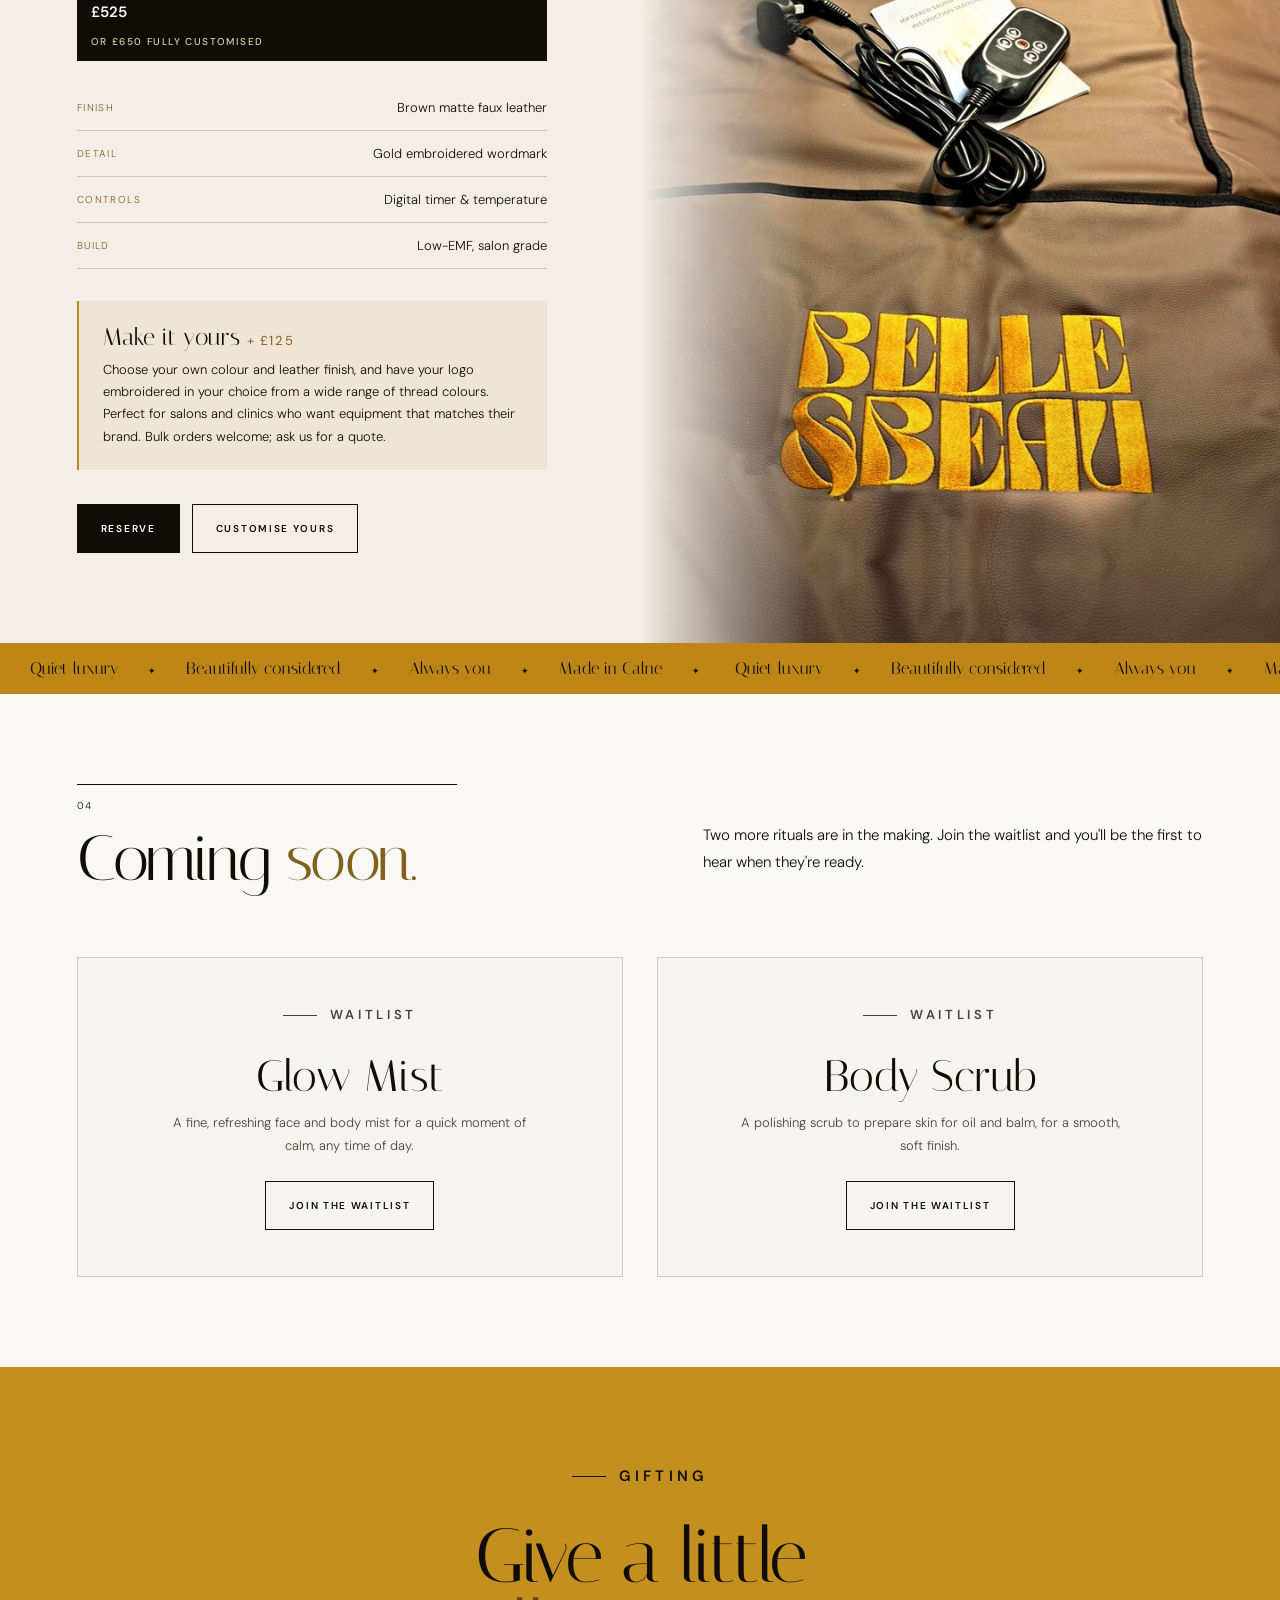
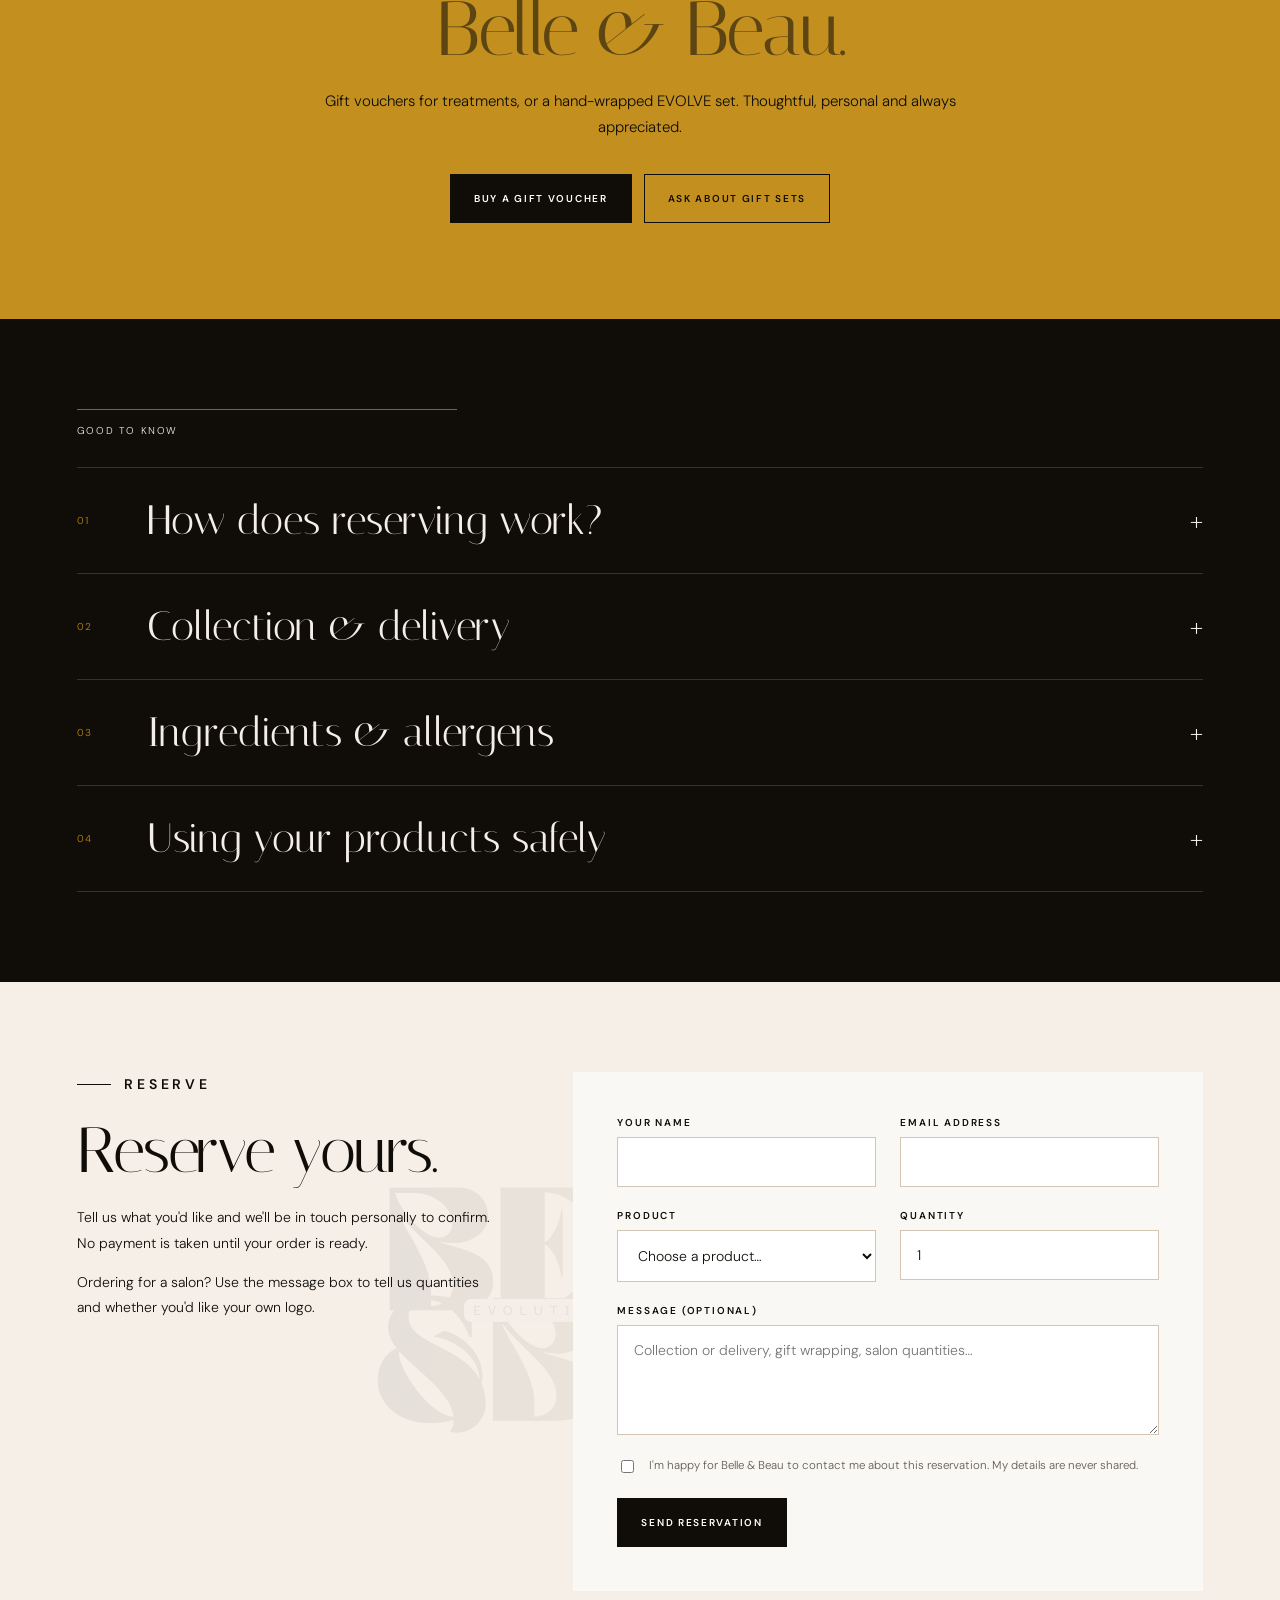
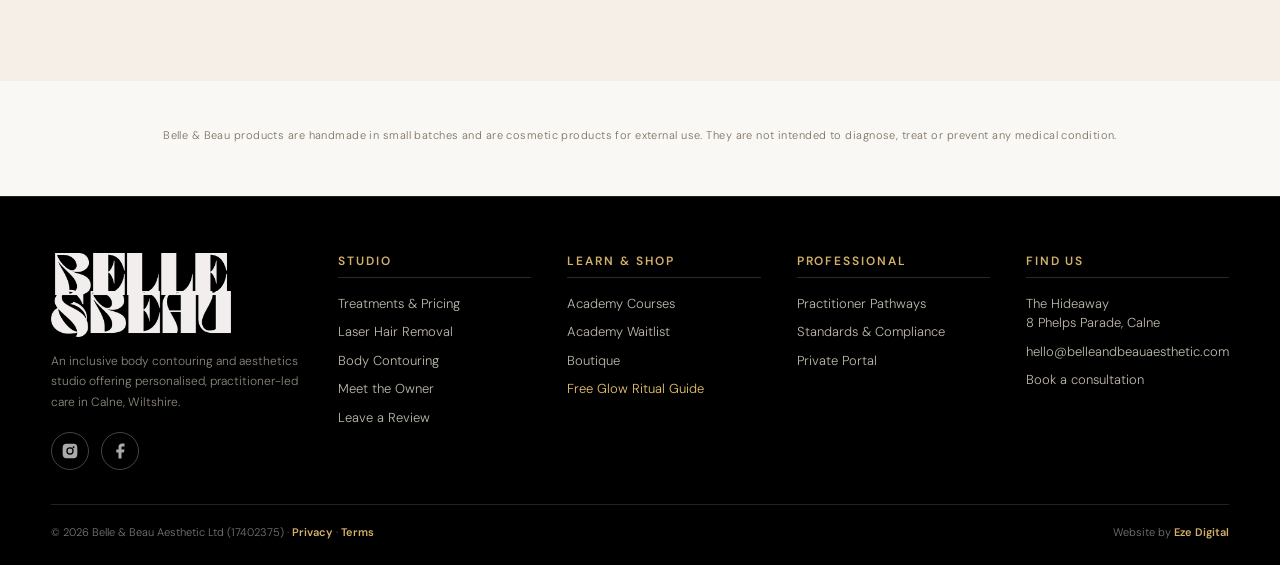
<file: boutique.html>
<!doctype html>
<html lang="en">
<head>
  <meta charset="utf-8">
  <meta name="viewport" content="width=device-width,initial-scale=1">
  <meta name="description" content="The Belle & Beau Boutique. Small-batch body oils, balms and diffuser blends made in Calne, plus our custom embroidered infrared sauna blanket.">
  <link rel="canonical" href="https://belleandbeauaesthetic.com/boutique.html">
  <meta property="og:type" content="website">
  <meta property="og:site_name" content="Belle &amp; Beau Aesthetic">
  <meta property="og:title" content="Body Oils, Balms &amp; Diffuser Blends | Belle &amp; Beau Boutique">
  <meta property="og:description" content="The Belle & Beau Boutique. Small-batch body oils, balms and diffuser blends made in Calne, plus our custom embroidered infrared sauna blanket.">
  <meta property="og:url" content="https://belleandbeauaesthetic.com/boutique.html">
  <meta property="og:image" content="https://belleandbeauaesthetic.com/images/boutique/evolve-oil-100ml.jpg">
  <title>Body Oils, Balms &amp; Diffuser Blends | Belle &amp; Beau Boutique</title>
  <link rel="icon" href="assets/favicon.ico" sizes="any">
  <link rel="icon" type="image/png" sizes="32x32" href="assets/favicon-32x32.png">
  <link rel="apple-touch-icon" sizes="180x180" href="assets/apple-touch-icon.png">
  <meta name="theme-color" content="#c38e18">
  <link rel="preconnect" href="https://fonts.googleapis.com">
  <link rel="preconnect" href="https://fonts.gstatic.com" crossorigin>
  <link href="https://fonts.googleapis.com/css2?family=DM+Sans:wght@300;400;500;600&family=Italiana&display=swap" rel="stylesheet">
  <style>
    :root{--ink:#100d09;--cream:#f3eee7;--paper:#faf8f4;--sand:#e8d6c4;--gold:#bd8616;--bronze:#806120;--line:rgba(16,13,9,.18);--serif:'Italiana',serif;--sans:'DM Sans',sans-serif}
    *{box-sizing:border-box}html{scroll-behavior:smooth}body{margin:0;background:var(--paper);color:var(--ink);font-family:var(--sans);font-weight:300;-webkit-font-smoothing:antialiased}
    a{color:inherit}img{display:block;max-width:100%}button,select,input,textarea{font:inherit}
    .skip{position:absolute;left:-999px}.skip:focus{left:16px;top:16px;z-index:100;background:#fff;padding:12px}

    .announcement{min-height:31px;background:var(--ink);color:#fff;display:flex;align-items:center;justify-content:center;font-size:10px;letter-spacing:.18em;text-transform:uppercase;padding:8px 16px;text-align:center}
    .nav{padding:14px 4vw;display:flex;justify-content:space-between;align-items:center;gap:20px;background:#000;border-bottom:1px solid rgba(255,255,255,.08);position:relative;z-index:20}
    .nav-links{display:flex;align-items:center;justify-content:space-between;gap:12px;flex:1;max-width:900px;margin:0 auto}
    .nav-actions{display:flex;align-items:center;gap:28px}
    .nav a{text-decoration:none;font-size:11px;text-transform:uppercase;letter-spacing:.16em;font-weight:500;color:#fff;transition:color .25s;white-space:nowrap}
    .nav a:hover,.nav a[aria-current]{color:var(--gold)}
    .menu-btn{display:none;background:none;border:0;color:#fff;font-size:11px;letter-spacing:.16em;text-transform:uppercase;cursor:pointer;padding:8px 0}

    .eyebrow{font-size:10px;letter-spacing:.28em;text-transform:uppercase;font-weight:600;display:flex;align-items:center;gap:13px;margin:0}
    .eyebrow:before{content:"";width:34px;height:1px;background:currentColor}
    .btn{display:inline-block;border:1px solid var(--ink);background:var(--ink);color:#fff;text-transform:uppercase;letter-spacing:.17em;font-size:10px;font-weight:600;padding:17px 23px;text-decoration:none;cursor:pointer;transition:.25s}
    .btn:hover,.btn:focus-visible{background:var(--gold);border-color:var(--gold)}
    .btn.ghost{background:transparent;color:var(--ink)}.btn.ghost:hover{background:var(--ink);color:#fff}
    .btn.light{background:transparent;color:#fff;border-color:rgba(255,255,255,.6)}.btn.light:hover{background:var(--gold);border-color:var(--gold)}
    .actions{display:flex;gap:12px;flex-wrap:wrap;margin-top:34px}

    /* hero: split, image fades into paper like the home page */
    .hero{display:grid;grid-template-columns:1fr 1fr;min-height:640px;background:var(--cream)}
    .hero-copy{padding:110px 6vw 90px;display:flex;flex-direction:column;justify-content:center}
    .hero h1{font-family:var(--serif);font-weight:400;font-size:clamp(54px,6.4vw,104px);line-height:.92;letter-spacing:-.04em;margin:26px 0 30px}
    .hero h1 em{display:block;font-style:normal;color:var(--bronze)}
    .hero p{max-width:470px;line-height:1.8;font-size:14px;margin:0 0 14px}
    .hero-media{position:relative;overflow:hidden;background:#eadfce}
    .hero-media img{width:100%;height:100%;object-fit:cover;object-position:center 40%}
    .hero-media:before{content:"";position:absolute;inset:0;background:linear-gradient(90deg,var(--cream) 0%,rgba(243,238,231,0) 28%);z-index:1}

    .marquee{background:var(--gold);overflow:hidden;padding:15px 0;white-space:nowrap}
    .marquee-track{display:inline-block;animation:marquee 26s linear infinite;font-family:var(--serif);font-size:17px}
    .marquee span{margin:0 30px}.marquee i{font-style:normal}.marquee i:after{content:'✦';font-size:9px}
    @keyframes marquee{to{transform:translateX(-50%)}}
    @media (prefers-reduced-motion:reduce){.marquee-track{animation:none}}

    section{padding:90px 6vw}
    .section-no{font-size:10px;letter-spacing:.16em;text-transform:uppercase;border-top:1px solid;padding-top:14px;display:block;max-width:380px}
    .intro{display:grid;grid-template-columns:.8fr 1.2fr;gap:8vw;align-items:start;margin-bottom:64px}
    .intro h2{font-family:var(--serif);font-size:clamp(44px,5vw,76px);font-weight:400;line-height:1.02;letter-spacing:-.03em;margin:14px 0 0}
    .intro h2 em{font-style:normal;color:var(--bronze)}
    .intro-body{max-width:500px;margin:38px 0 0 auto}.intro-body p{font-size:15px;line-height:1.85;margin:0 0 16px}

    /* product grid */
    .grid{display:grid;grid-template-columns:repeat(3,1fr);gap:34px}
    .card{display:flex;flex-direction:column;background:#fff;border:1px solid rgba(16,13,9,.08);transition:transform .35s ease,box-shadow .35s ease}
    .card:hover{transform:translateY(-4px);box-shadow:0 24px 50px -30px rgba(16,13,9,.35)}
    .card-media{aspect-ratio:1/1;overflow:hidden;background:#efe4d6;position:relative}
    .card-media img{width:100%;height:100%;object-fit:cover;transition:transform .8s ease}
    .card:hover .card-media img{transform:scale(1.04)}
    .tag{position:absolute;top:16px;left:16px;background:var(--gold);color:#fff;font-size:9px;letter-spacing:.16em;text-transform:uppercase;padding:6px 10px;font-weight:600}
    .card-body{padding:28px 28px 30px;display:flex;flex-direction:column;flex:1}
    .card-kicker{font-size:10px;letter-spacing:.2em;text-transform:uppercase;color:var(--bronze);font-weight:500}
    .card h3{font-family:var(--serif);font-weight:400;font-size:32px;line-height:1.05;margin:10px 0 12px}
    .card p{font-size:13px;line-height:1.75;margin:0 0 18px;color:#3b342c}
    .notes{font-size:11px;letter-spacing:.08em;color:#6b6055;margin:-6px 0 20px}
    .sizes{display:flex;gap:8px;margin:0 0 18px}
    .sizes button{flex:1;border:1px solid var(--line);background:transparent;padding:11px 8px;font-size:11px;letter-spacing:.12em;text-transform:uppercase;cursor:pointer;transition:.2s}
    .sizes button[aria-pressed="true"]{border-color:var(--ink);background:var(--ink);color:#fff}
    .card-foot{margin-top:auto;display:flex;align-items:center;justify-content:space-between;gap:14px;padding-top:18px;border-top:1px solid rgba(16,13,9,.1)}
    .price{font-family:var(--serif);font-size:30px;line-height:1}
    .price small{display:block;font-family:var(--sans);font-size:10px;letter-spacing:.14em;text-transform:uppercase;color:#7a6f63;margin-top:6px}
    .price.soon{font-size:20px;color:var(--bronze)}
    .card .btn{padding:14px 18px}

    /* dark split feature (pre-order) */
    .dark{background:var(--ink);color:var(--cream)}
    .split{display:grid;grid-template-columns:1fr 1fr;padding:0;min-height:620px}
    .split-media{position:relative;overflow:hidden}
    .split-media img{width:100%;height:100%;object-fit:cover}
    .split-copy{padding:90px 6vw;display:flex;flex-direction:column;justify-content:center}
    .split-copy h2{font-family:var(--serif);font-weight:400;font-size:clamp(44px,5vw,78px);line-height:1;letter-spacing:-.03em;margin:22px 0 26px}
    .split-copy h2 em{font-style:normal;color:#d9a441}
    .split-copy p{font-size:15px;line-height:1.85;max-width:470px;margin:0 0 16px}
    .dark .split-media:after{content:"";position:absolute;inset:0;background:linear-gradient(270deg,var(--ink) 0%,rgba(16,13,9,0) 30%)}
    .facts{list-style:none;padding:0;margin:20px 0 6px;max-width:470px}
    .facts li{display:flex;justify-content:space-between;gap:20px;padding:14px 0;border-bottom:1px solid rgba(243,238,231,.16);font-size:13px}
    .facts li span:first-child{letter-spacing:.14em;text-transform:uppercase;font-size:10px;color:#b9ad9e;padding-top:2px}
    .diffuser-range{padding-top:10px}
    .dark-card{background:#1b1712;border-color:rgba(243,238,231,.1);color:var(--cream)}
    .dark-card p{color:#cfc5b8}.dark-card .card-foot{border-color:rgba(243,238,231,.14)}
    .dark-card .price.soon{color:#d9a441}.dark-card .price small{color:#a99d8f}
    .dark-card .btn{background:transparent;border-color:rgba(243,238,231,.6)}.dark-card .btn:hover{background:var(--gold);border-color:var(--gold)}
    .dark-card .card-kicker{color:#d9a441}
    .grid.four{grid-template-columns:repeat(2,1fr)}
    .grid.two{grid-template-columns:repeat(2,1fr)}
    .avail{display:inline-block;align-self:flex-start;font-size:10px;letter-spacing:.14em;text-transform:uppercase;font-weight:500;color:var(--bronze);border:1px solid rgba(128,97,32,.35);padding:6px 10px;margin:0 0 18px}
    .dark-card .avail{color:#d9a441;border-color:rgba(217,164,65,.4)}
    .sub-head{font-family:var(--serif);font-weight:400;font-size:clamp(32px,3.4vw,46px);line-height:1.05;margin:80px 0 12px}
    .sub-head em{font-style:normal;color:var(--bronze)}
    .sub-intro{font-size:14px;line-height:1.75;max-width:620px;margin:0 0 36px;color:#3b342c}
    .photo-soon{display:grid;place-items:center;background:radial-gradient(circle at 50% 45%,#7a4a1c 0%,#3a2412 45%,#15100b 100%)}
    .photo-soon span{font-family:var(--serif);font-size:28px;line-height:1.1;text-align:center;color:#e9c48a;letter-spacing:.02em}
    .bulk.salon{max-width:none;margin-top:44px}
    .salon a{color:var(--bronze);font-weight:500}
    .light-facts li{border-color:var(--line)}.light-facts li span:first-child{color:var(--bronze)}

    /* blanket: cream split, image right, fading like home page */
    .blanket{background:var(--cream)}
    .blanket .split-media:before{content:"";position:absolute;inset:0;background:linear-gradient(90deg,var(--cream) 0%,rgba(243,238,231,0) 26%);z-index:1}
    .blanket .split-media img{object-position:center 30%}
    .bulk{margin-top:26px;background:rgba(189,134,22,.09);border-left:2px solid var(--gold);padding:22px 24px;max-width:470px}
    .bulk h3{font-family:var(--serif);font-weight:400;font-size:24px;margin:0 0 8px}
    .bulk p{font-size:13px;line-height:1.7;margin:0}

    /* coming soon */
    .soon-grid{display:grid;grid-template-columns:1fr 1fr;gap:34px}
    .soon-card{border:1px solid var(--line);padding:46px 40px;text-align:center;background:rgba(16,13,9,.015)}
    .soon-card h3{font-family:var(--serif);font-weight:400;font-size:clamp(32px,3.4vw,46px);margin:14px 0 10px}
    .soon-card p{font-size:13px;line-height:1.75;max-width:380px;margin:0 auto 24px;color:#4a4239}

    /* gift band */
    .gift{background:#c3901f;text-align:center;padding:96px 6vw}
    .gift .eyebrow{justify-content:center}
    .gift h2{font-family:var(--serif);font-weight:400;font-size:clamp(46px,6vw,92px);line-height:.95;letter-spacing:-.03em;margin:24px 0 22px}
    .gift h2 em{display:block;font-style:normal;color:#5d4513}
    .gift p{max-width:640px;margin:0 auto 30px;font-size:15px;line-height:1.75}

    /* FAQ accordion, black like the treatments menu */
    .faq{background:var(--ink);color:var(--cream)}
    .faq details{border-top:1px solid rgba(243,238,231,.16)}
    .faq details:last-of-type{border-bottom:1px solid rgba(243,238,231,.16)}
    .faq summary{list-style:none;display:grid;grid-template-columns:70px 1fr 30px;align-items:center;padding:30px 0;cursor:pointer}
    .faq summary::-webkit-details-marker{display:none}
    .faq summary .no{font-size:10px;color:var(--gold);letter-spacing:.1em}
    .faq summary .q{font-family:var(--serif);font-size:clamp(26px,3.2vw,46px);line-height:1.1}
    .faq summary .plus{font-size:26px;font-weight:200;text-align:right;transition:transform .3s}
    .faq details[open] .plus{transform:rotate(45deg)}
    .faq .a{padding:0 30px 30px 70px;max-width:780px;font-size:14px;line-height:1.85;color:#d8cfc4}

    /* reserve form */
    .reserve{background:#f5efe8;position:relative;overflow:hidden}
    .watermark{position:absolute;inset:0;background:url('belle-beau-logo-new-transparent.png') no-repeat center/contain;opacity:.06;pointer-events:none}
    .reserve-inner{position:relative;display:grid;grid-template-columns:.8fr 1.2fr;gap:6vw;align-items:start;max-width:1240px;margin:0 auto}
    .reserve h2{font-family:var(--serif);font-weight:400;font-size:clamp(44px,5vw,78px);line-height:1;letter-spacing:-.03em;margin:22px 0 22px}
    .reserve-copy p{font-size:14px;line-height:1.8;max-width:420px;margin:0 0 14px}
    form.panel{background:var(--paper);padding:44px;display:grid;grid-template-columns:1fr 1fr;gap:22px 24px}
    .field{display:flex;flex-direction:column;gap:8px}.field.full{grid-column:1/-1}
    .field label{font-size:10px;letter-spacing:.18em;text-transform:uppercase;font-weight:600}
    .field input,.field select,.field textarea{border:1px solid #d4c5b5;background:#fff;padding:15px 16px;font-size:14px;color:var(--ink);border-radius:0;outline:none;width:100%}
    .field textarea{min-height:110px;resize:vertical}
    .field input:focus,.field select:focus,.field textarea:focus{border-color:var(--bronze);box-shadow:0 0 0 1px var(--bronze)}
    .consent{grid-column:1/-1;display:flex;gap:12px;align-items:flex-start;font-size:11.5px;line-height:1.6;color:#5f5850}
    .consent input{margin-top:3px;accent-color:var(--gold)}
    .form-note{grid-column:1/-1;font-size:11px;color:#7a6f63;margin:0}
    .honeypot{position:absolute;left:-9999px}
    .status{display:none;grid-column:1/-1;border-top:1px solid #d4c5b5;padding-top:20px}
    .status.show{display:block}
    .status h3{font-family:var(--serif);font-weight:400;font-size:30px;color:#9a6f16;margin:0 0 8px}
    .status p{font-size:13px;line-height:1.6;margin:0}

    .small-print{font-size:11px;line-height:1.7;color:#7a6f63;text-align:center;padding:34px 6vw 40px;letter-spacing:.04em}

    .reveal{opacity:0;transform:translateY(24px);transition:opacity .8s ease,transform .8s ease}.reveal.on{opacity:1;transform:none}
    @media (prefers-reduced-motion:reduce){.reveal{opacity:1;transform:none;transition:none}}

    @media(max-width:1000px){
      .grid{grid-template-columns:1fr 1fr}
      .intro,.reserve-inner{grid-template-columns:1fr;gap:10px}
      .intro-body{margin:20px 0 0}
    }
    @media(max-width:860px){
      .nav{flex-wrap:wrap}
      .menu-btn{display:block}
      .nav-links{display:none;flex-basis:100%;flex-direction:column;align-items:flex-start;gap:18px;padding:18px 0 6px;order:3}
      .nav.open .nav-links{display:flex}
      .hero,.split{grid-template-columns:1fr}
      .hero-media{order:-1;height:420px}
      .hero-media:before{background:linear-gradient(0deg,var(--cream) 0%,rgba(243,238,231,0) 30%)}
      .hero-copy{padding:40px 22px 60px}
      .split-media{height:420px}
      .dark .split-media:after{background:linear-gradient(0deg,var(--ink) 0%,rgba(16,13,9,0) 35%)}
      .blanket .split-media{order:-1}
      .blanket .split-media:before{background:linear-gradient(0deg,var(--cream) 0%,rgba(243,238,231,0) 16%)}
      .blanket .split-media img{object-position:center 62%}
      .split-copy{padding:50px 22px 70px}
      section{padding:64px 22px}
      .soon-grid{grid-template-columns:1fr}
    }
    @media(max-width:620px){
      .grid.four,.grid.two{grid-template-columns:1fr}
      .grid{grid-template-columns:1fr}
      form.panel{grid-template-columns:1fr;padding:28px 22px}
      .faq summary{grid-template-columns:40px 1fr 24px}
      .faq .a{padding:0 0 26px 40px}
      .soon-card{padding:36px 22px}
      .nav-actions{gap:18px}
    }
  .price{display:inline-block;background:#100d09;color:#fff;font-family:var(--sans);font-weight:600;font-size:22px;line-height:1;padding:10px 14px;letter-spacing:.01em}
.price small{color:#d9c9a8!important;margin-top:6px;font-weight:500}
.price.soon{background:transparent;color:var(--bronze);padding:0;font-size:17px;font-weight:600}
.dark-card .price{background:#bd8616;color:#fff}
.dark-card .price.soon{background:transparent;color:#e9c46a}
</style>
  <link rel="stylesheet" href="site.css?v=2">
</head>
<body>
  <a class="skip" href="#main">Skip to content</a>
<div class="bbt" role="region" aria-label="Latest from Belle &amp; Beau"><div class="bbt-label"><span class="bbt-dot" aria-hidden="true"></span><span class="txt">New</span></div><div class="bbt-stage"><a href="index.html#laser"><b>Now introducing</b><span class="msg">Laser hair removal at The Hideaway, Calne</span><span class="sm">Laser hair removal</span><span class="go">See prices →</span></a><a href="glow.html"><b>Free download</b><span class="msg">The Glow Ritual: small daily habits to feel more like you</span><span class="sm">The Glow Ritual</span><span class="go">Get yours →</span></a><a href="https://www.fresha.com/en-GB/a/the-hideaway-beauty-calne-uk-8-phelps-parade-bqr1c6o4/booking?offerItems=sv%3A30336251" target="_blank" rel="noopener"><b>Free consultation</b><span class="msg">Normally £25, complimentary for a limited time</span><span class="sm">Normally £25</span><span class="go">Book now →</span></a><a href="index.html#body-contouring"><b>Now at The Hideaway</b><span class="msg">Body contouring in Calne</span><span class="sm">Body contouring</span><span class="go">Find out more →</span></a></div></div>
<header class="site-nav"><button class="site-menu" type="button" aria-expanded="false" aria-controls="siteLinks"><i></i>Menu</button><nav class="site-links" id="siteLinks" aria-label="Main menu"><a href="index.html">Home</a><a href="index.html#pricing">Treatments & Pricing</a><a href="index.html#laser">Laser Hair Removal</a><a href="index.html#body-contouring">Body Contouring</a><a href="index.html#owner">Meet Nicki</a><a href="academy.html">Academy</a><a href="boutique.html" aria-current="page">Boutique</a><a href="glow.html" class="free">✦ Free Guide</a><a href="#contact">Contact</a></nav><a class="site-book" href="https://www.fresha.com/en-GB/a/the-hideaway-beauty-calne-uk-8-phelps-parade-bqr1c6o4/booking?offerItems=sv%3A30336251" target="_blank" rel="noopener">Book a consultation</a></header>

  

  

  <main id="main">
    <section class="hero" style="padding:0">
      <div class="hero-copy reveal">
        <p class="eyebrow">Introducing the Belle & Beau Boutique</p>
        <h1>Rituals for <em>home.</em></h1>
        <p>The finishing touch to your treatment, made for your own bathroom shelf. Small-batch oils, balms and blends, made by hand in our Calne studio with the same care we give you in the treatment room.</p>
        <p>Every bottle is filled, labelled and checked by Nicki herself.</p>
        <div class="actions">
          <a class="btn" href="#collection">Shop the collection</a>
          <a class="btn ghost" href="#reserve">Reserve yours</a>
        </div>
      </div>
      <div class="hero-media">
        <img src="images/boutique/evolve-oil-100ml.jpg" alt="EVOLVE Lymphatic Massage Oil in an amber dropper bottle with a black label and copper Belle & Beau monogram" width="1000" height="1000">
      </div>
    </section>

    <div class="marquee" aria-hidden="true"><div class="marquee-track">
      <span>Made by hand</span><i></i><span>Small batch</span><i></i><span>Practitioner formulated</span><i></i><span>Gift ready</span><i></i>
      <span>Made by hand</span><i></i><span>Small batch</span><i></i><span>Practitioner formulated</span><i></i><span>Gift ready</span><i></i>
      <span>Made by hand</span><i></i><span>Small batch</span><i></i><span>Practitioner formulated</span><i></i><span>Gift ready</span><i></i>
      <span>Made by hand</span><i></i><span>Small batch</span><i></i><span>Practitioner formulated</span><i></i><span>Gift ready</span><i></i>
    </div></div>

    <section id="collection">
      <div class="intro">
        <div class="reveal"><span class="section-no">01</span><h2>The EVOLVE <em>collection.</em></h2></div>
        <div class="intro-body reveal">
          <p>Born in the treatment room. EVOLVE is the oil Nicki reaches for during massage: light enough to glide, rich enough to nourish, with a bright, clean scent of grapefruit, cypress and lavender.</p>
          <p>Now you can bring the same ritual home, between appointments or as a moment just for you.</p>
        </div>
      </div>

      <div class="grid two">
        <article class="card reveal" data-product="EVOLVE Lymphatic Massage Oil">
          <div class="card-media"><span class="tag">Signature</span>
            <img src="images/boutique/evolve-oil-100ml.jpg" alt="EVOLVE Lymphatic Massage Oil, 100ml amber dropper bottle" loading="lazy" data-img-100="images/boutique/evolve-oil-100ml.jpg" data-img-250="images/boutique/evolve-oil-250ml.jpg">
          </div>
          <div class="card-body">
            <span class="card-kicker">Body oil</span>
            <h3>EVOLVE Lymphatic Massage Oil</h3>
            <p>A silky, fast-absorbing blend of jojoba, sweet almond and grapeseed with vitamin E. Made for slow, flowing massage strokes, and leaves skin soft without feeling greasy.</p>
            <div class="notes">Grapefruit · Cypress · Lavender · Rosemary · Ginger</div>
            <div class="sizes" role="group" aria-label="Choose a size">
              <button type="button" aria-pressed="true" data-size="100ml" data-price="34">100ml</button>
              <button type="button" aria-pressed="false" data-size="250ml" data-price="69">250ml</button>
            </div>
            <div class="avail">In final production, pre-order for January</div>
            <div class="card-foot">
              <div class="price"><span class="js-price">£34</span><small class="js-size">100ml</small></div>
              <a class="btn js-reserve" href="#reserve">Pre-order</a>
            </div>
          </div>
        </article>

        <article class="card reveal" data-product="EVOLVE Body Balm">
          <div class="card-media"><img src="images/boutique/evolve-body-balm.jpg" alt="EVOLVE Body Balm in an amber glass jar with a black lid" loading="lazy"></div>
          <div class="card-body">
            <span class="card-kicker">Body balm</span>
            <h3>EVOLVE Body Balm</h3>
            <p>A rich, whipped-feel balm of shea and cocoa butter that melts into the skin. Lovely on elbows, knees and anywhere that needs a little extra care.</p>
            <div class="notes">Cypress · Lemongrass · Grapefruit · Geranium</div>
            <div class="avail">In final production, pre-order for January</div>
            <div class="card-foot">
              <div class="price">£42<small>250ml jar</small></div>
              <a class="btn js-reserve" href="#reserve">Pre-order</a>
            </div>
          </div>
        </article>

      </div>

      <h3 class="sub-head reveal">Calm Sanctuary <em>at home.</em></h3>
      <p class="sub-intro reveal">The scent of our treatment room, made for your home, car and bathroom. Each one is blended by hand in small batches in Calne.</p>
      <div class="grid">
        <article class="card reveal" data-product="Calm Sanctuary Diffuser Blend">
          <div class="card-media"><img src="images/boutique/calm-sanctuary-blend.jpg" alt="Calm Sanctuary Diffuser Blend in a 10ml amber bottle beside dried lavender" loading="lazy"></div>
          <div class="card-body">
            <span class="card-kicker">Diffuser blend</span>
            <h3>Calm Sanctuary</h3>
            <p>The scent of our treatment room, bottled. A pure essential oil blend for your diffuser, for slow evenings and a calmer home.</p>
            <div class="notes">Lemongrass · Lavender · Grapefruit · Rosemary · Geranium</div>
            <div class="avail">Coming early December</div>
            <div class="card-foot">
              <div class="price">£16<small>10ml · for diffuser use only</small></div>
              <a class="btn js-reserve" href="#reserve">Reserve</a>
            </div>
          </div>
        </article>
        <article class="card reveal" data-product="Fresh Sanctuary Bathroom Drops">
          <div class="card-media photo-soon"><span>Fresh<br>Sanctuary</span></div>
          <div class="card-body">
            <span class="card-kicker">Bathroom drops</span>
            <h3>Fresh Sanctuary Bathroom Drops</h3>
            <p>A few drops in the toilet before you go leave a light, fresh film on the water, so the only thing anyone notices is a bright citrus scent.</p>
            <div class="notes">Lemongrass · Grapefruit · Lemon · Rosemary · Cypress</div>
            <div class="avail">Coming early December</div>
            <div class="card-foot">
              <div class="price">£14<small>10ml · around 50 uses</small></div>
              <a class="btn js-reserve" href="#reserve">Reserve</a>
            </div>
          </div>
        </article>
        <article class="card reveal" data-product="Calm Sanctuary Room & Linen Spray">
          <div class="card-media photo-soon"><span>Room &amp;<br>Linen</span></div>
          <div class="card-body">
            <span class="card-kicker">Room & linen spray</span>
            <h3>Calm Sanctuary Room & Linen Spray</h3>
            <p>Our treatment-room scent in a fine mist. Spray into the air or lightly over pillows and throws for a calm, clean feel at home.</p>
            <div class="notes">Lemongrass · Lavender · Grapefruit · Rosemary · Geranium</div>
            <div class="avail">Coming early December</div>
            <div class="card-foot">
              <div class="price">£18<small>100ml spray</small></div>
              <a class="btn js-reserve" href="#reserve">Reserve</a>
            </div>
          </div>
        </article>
      </div>

      <div class="bulk salon reveal">
        <h3>Salons & clinics</h3>
        <p>Use EVOLVE in your own treatment room. We offer a 500ml salon size and bulk orders on all our oils and blends at trade prices. <a href="#reserve" class="js-reserve" data-product="Salon / trade: bulk oils & blends">Enquire for trade prices</a>.</p>
      </div>
    </section>

    <section class="dark split" id="preorder">
      <div class="split-media"><img src="images/boutique/amber-drop-diffuser.jpg" alt="Amber Drop Diffuser on a cream linen table with eucalyptus"></div>
      <div class="split-copy reveal">
        <p class="eyebrow" style="color:#d9a441">02 · Pre-order</p>
        <h2>The home <em>diffusers.</em></h2>
        <p>Hand-blown glass on solid walnut, with a brushed brass dial. These are waterless nebulisers: they turn pure essential oil into a fine, fragrant mist with no water and no heat, so the scent stays true. Made to sit beautifully on a shelf or bedside table.</p>
        <ul class="facts">
          <li><span>Type</span><span>Waterless nebuliser</span></li>
          <li><span>Finish</span><span>Glass, walnut, brass</span></li>
          <li><span>Pairs with</span><span>Calm Sanctuary blend</span></li>
          <li><span>Prices</span><span>From £65</span></li>
          <li><span>Bundle</span><span>Add Calm Sanctuary for £10</span></li>
          <li><span>Dispatch</span><span>Confirmed when you pre-order</span></li>
        </ul>
      </div>
    </section>

    <section class="dark diffuser-range">
      <div class="grid four">
        <article class="card dark-card reveal" data-product="Glass & Walnut Diffuser (pre-order)">
          <div class="card-media"><img src="images/boutique/glass-walnut-diffuser.jpg" alt="Clear glass diffuser on a textured walnut block with a brass dial, beside eucalyptus" loading="lazy"></div>
          <div class="card-body">
            <span class="card-kicker">Pre-order</span>
            <h3>Glass & Walnut Diffuser</h3>
            <p>A single glass teardrop on a walnut base. Pure, simple and quietly beautiful.</p>
            <div class="card-foot">
              <div class="price">£65<small>£75 with Calm Sanctuary</small></div>
              <a class="btn js-reserve" href="#reserve">Pre-order</a>
            </div>
          </div>
        </article>
        <article class="card dark-card reveal" data-product="Edison Glow Diffuser (pre-order)">
          <div class="card-media"><img src="images/boutique/edison-glow-diffuser.jpg" alt="Walnut diffuser with a glowing Edison bulb and a clear glass bottle, beside eucalyptus" loading="lazy"></div>
          <div class="card-body">
            <span class="card-kicker">Pre-order</span>
            <h3>Edison Glow Diffuser</h3>
            <p>The same glass and walnut, with a warm filament bulb for a soft evening glow. Scent and lamp in one.</p>
            <div class="card-foot">
              <div class="price">£89<small>£99 with Calm Sanctuary</small></div>
              <a class="btn js-reserve" href="#reserve">Pre-order</a>
            </div>
          </div>
        </article>
        <article class="card dark-card reveal" data-product="Amber Drop Diffuser (pre-order)">
          <div class="card-media"><img src="images/boutique/amber-drop-diffuser.jpg" alt="Amber glass drop diffuser set into a walnut block with a brass dial, beside eucalyptus" loading="lazy"></div>
          <div class="card-body">
            <span class="card-kicker">Pre-order</span>
            <h3>Amber Drop Diffuser</h3>
            <p>A warm amber glass drop set into a solid walnut block. Rechargeable, so it can move with you from room to room.</p>
            <div class="card-foot">
              <div class="price">£65<small>£75 with Calm Sanctuary</small></div>
              <a class="btn js-reserve" href="#reserve">Pre-order</a>
            </div>
          </div>
        </article>
        <article class="card dark-card reveal" data-product="Calm Sanctuary Car Diffuser">
          <div class="card-media"><img src="images/boutique/car-diffusers.jpg" alt="Small hanging glass car diffusers with wooden caps and jute cord" loading="lazy"></div>
          <div class="card-body">
            <span class="card-kicker">On the go</span>
            <h3>Calm Sanctuary Car Diffuser</h3>
            <p>A little glass bottle with a wooden cap, filled with our Calm Sanctuary blend. Hang it from your mirror for a calmer drive. A lovely stocking filler, too.</p>
            <div class="avail">Coming early December</div>
            <div class="card-foot">
              <div class="price">£16<small>Hanging glass bottle</small></div>
              <a class="btn js-reserve" href="#reserve">Reserve</a>
            </div>
          </div>
        </article>
      </div>
    </section>

    <section class="blanket split" id="sauna-blanket">
      <div class="split-copy reveal">
        <p class="eyebrow">03 · Signature equipment</p>
        <h2>The Belle & Beau <em style="color:var(--bronze)">sauna blanket.</em></h2>
        <p>Our own infrared sauna blanket, finished in rich brown matte faux leather with the Belle & Beau wordmark embroidered in gold thread. Made to look as good in a treatment room as it does at home.</p>
        <p class="price" style="margin:6px 0 4px">£525<small>Or £650 fully customised</small></p>
        <ul class="facts light-facts">
          <li><span>Finish</span><span>Brown matte faux leather</span></li>
          <li><span>Detail</span><span>Gold embroidered wordmark</span></li>
          <li><span>Controls</span><span>Digital timer & temperature</span></li>
          <li><span>Build</span><span>Low-EMF, salon grade</span></li>
        </ul>
        <div class="bulk">
          <h3>Make it yours <span style="font-family:var(--sans);font-size:13px;letter-spacing:.12em;color:var(--bronze)">+ £125</span></h3>
          <p>Choose your own colour and leather finish, and have your logo embroidered in your choice from a wide range of thread colours. Perfect for salons and clinics who want equipment that matches their brand. Bulk orders welcome; ask us for a quote.</p>
        </div>
        <div class="actions">
          <a class="btn js-reserve" data-product="Belle & Beau Sauna Blanket" href="#reserve">Reserve</a>
          <a class="btn ghost js-reserve" data-product="Sauna Blanket: custom colour, finish & logo (+£125)" href="#reserve">Customise yours</a>
        </div>
      </div>
      <div class="split-media"><img src="images/boutique/sauna-blanket.jpg" alt="The Belle & Beau infrared sauna blanket on a treatment couch with its controller"></div>
    </section>

    <div class="marquee" aria-hidden="true"><div class="marquee-track">
      <span>Quiet luxury</span><i></i><span>Beautifully considered</span><i></i><span>Always you</span><i></i><span>Made in Calne</span><i></i>
      <span>Quiet luxury</span><i></i><span>Beautifully considered</span><i></i><span>Always you</span><i></i><span>Made in Calne</span><i></i>
      <span>Quiet luxury</span><i></i><span>Beautifully considered</span><i></i><span>Always you</span><i></i><span>Made in Calne</span><i></i>
      <span>Quiet luxury</span><i></i><span>Beautifully considered</span><i></i><span>Always you</span><i></i><span>Made in Calne</span><i></i>
    </div></div>

    <section id="coming-soon">
      <div class="intro">
        <div class="reveal"><span class="section-no">04</span><h2>Coming <em>soon.</em></h2></div>
        <div class="intro-body reveal"><p>Two more rituals are in the making. Join the waitlist and you'll be the first to hear when they're ready.</p></div>
      </div>
      <div class="soon-grid">
        <div class="soon-card reveal">
          <p class="eyebrow" style="justify-content:center">Waitlist</p>
          <h3>Glow Mist</h3>
          <p>A fine, refreshing face and body mist for a quick moment of calm, any time of day.</p>
          <a class="btn ghost js-reserve" data-product="Waitlist: Glow Mist" href="#reserve">Join the waitlist</a>
        </div>
        <div class="soon-card reveal">
          <p class="eyebrow" style="justify-content:center">Waitlist</p>
          <h3>Body Scrub</h3>
          <p>A polishing scrub to prepare skin for oil and balm, for a smooth, soft finish.</p>
          <a class="btn ghost js-reserve" data-product="Waitlist: Body Scrub" href="#reserve">Join the waitlist</a>
        </div>
      </div>
    </section>

    <section class="gift">
      <p class="eyebrow">Gifting</p>
      <h2>Give a little <em>Belle & Beau.</em></h2>
      <p>Gift vouchers for treatments, or a hand-wrapped EVOLVE set. Thoughtful, personal and always appreciated.</p>
      <div class="actions" style="justify-content:center">
        <a class="btn" href="https://www.fresha.com/en-GB/a/the-hideaway-beauty-calne-uk-8-phelps-parade-bqr1c6o4/booking?offerItems=sv%3A30336251" target="_blank" rel="noopener noreferrer">Buy a gift voucher</a>
        <a class="btn ghost js-reserve" data-product="Gift set (please tell us more)" href="#reserve">Ask about gift sets</a>
      </div>
    </section>

    <section class="faq" id="faq">
      <span class="section-no" style="border-color:rgba(243,238,231,.4);margin-bottom:30px">Good to know</span>
      <details>
        <summary><span class="no">01</span><span class="q">How does reserving work?</span><span class="plus" aria-hidden="true">+</span></summary>
        <div class="a">Choose what you'd like and send the form below. No payment is taken now. We'll email you to confirm your order, the total and how you'd like to pay, then let you know when it's ready.</div>
      </details>
      <details>
        <summary><span class="no">02</span><span class="q">Collection & delivery</span><span class="plus" aria-hidden="true">+</span></summary>
        <div class="a">Collect from our studio in Calne at your next appointment, or ask us about UK delivery when you reserve.</div>
      </details>
      <details>
        <summary><span class="no">03</span><span class="q">Ingredients & allergens</span><span class="plus" aria-hidden="true">+</span></summary>
        <div class="a">Full ingredient lists are printed on every label. Our products contain essential oils and nut oils (sweet almond, shea and cocoa butter). If you have a nut allergy or sensitive skin, please ask us before ordering.</div>
      </details>
      <details>
        <summary><span class="no">04</span><span class="q">Using your products safely</span><span class="plus" aria-hidden="true">+</span></summary>
        <div class="a">Oils and balms are for external use only. Patch test before first use and avoid the eyes. If you are pregnant, breastfeeding or under medical care, check with your GP first. Calm Sanctuary and the car diffusers are concentrated blends for fragrance use only. Never apply it to the skin, and keep it away from children and pets.</div>
      </details>
    </section>

    <section class="reserve" id="reserve">
      <div class="watermark" aria-hidden="true"></div>
      <div class="reserve-inner">
        <div class="reserve-copy reveal">
          <p class="eyebrow">Reserve</p>
          <h2>Reserve yours.</h2>
          <p>Tell us what you'd like and we'll be in touch personally to confirm. No payment is taken until your order is ready.</p>
          <p>Ordering for a salon? Use the message box to tell us quantities and whether you'd like your own logo.</p>
        </div>
        <form class="panel reveal" id="reserveForm" novalidate>
          <p class="honeypot"><label>Leave this field empty <input name="website" tabindex="-1" autocomplete="off"></label></p>
          <div class="field"><label for="rName">Your name</label><input id="rName" name="name" autocomplete="name" required></div>
          <div class="field"><label for="rEmail">Email address</label><input id="rEmail" name="email" type="email" autocomplete="email" required></div>
          <div class="field"><label for="rProduct">Product</label>
            <select id="rProduct" name="product" required>
              <option value="">Choose a product…</option>
              <option>EVOLVE Lymphatic Massage Oil, 100ml</option>
              <option>EVOLVE Lymphatic Massage Oil, 250ml</option>
              <option>EVOLVE Body Balm</option>
              <option>Calm Sanctuary Diffuser Blend</option>
              <option>Fresh Sanctuary Bathroom Drops</option>
              <option>Calm Sanctuary Room &amp; Linen Spray</option>
              <option>Glass & Walnut Diffuser (pre-order)</option>
              <option>Edison Glow Diffuser (pre-order)</option>
              <option>Amber Drop Diffuser (pre-order)</option>
              <option>Diffuser + Calm Sanctuary bundle (pre-order)</option>
              <option>Calm Sanctuary Car Diffuser</option>
              <option>Belle & Beau Sauna Blanket</option>
              <option>Sauna Blanket: custom colour, finish & logo (+£125)</option>
              <option>Sauna Blanket: bulk order</option>
              <option>Salon / trade: bulk oils & blends</option>
              <option>Gift set (please tell us more)</option>
              <option>Waitlist: Glow Mist</option>
              <option>Waitlist: Body Scrub</option>
            </select>
          </div>
          <div class="field"><label for="rQty">Quantity</label><input id="rQty" name="quantity" type="number" min="1" value="1" inputmode="numeric"></div>
          <div class="field full"><label for="rMsg">Message (optional)</label><textarea id="rMsg" name="message" placeholder="Collection or delivery, gift wrapping, salon quantities…"></textarea></div>
          <label class="consent"><input type="checkbox" name="consent" required> I'm happy for Belle & Beau to contact me about this reservation. My details are never shared.</label>
          <div><button class="btn" type="submit">Send reservation</button></div>
          <p class="form-note" id="formError" role="alert" hidden>Please add your name, email, a product and tick the box.</p>
          <div class="status" id="reserveStatus" role="status">
            <h3>Thank you, it's reserved.</h3>
            <p>We'll be in touch personally to confirm your order. Keep an eye on your inbox (and your spam folder, just in case).</p>
          </div>
        </form>
      </div>
    </section>

    <p class="small-print">Belle & Beau products are handmade in small batches and are cosmetic products for external use. They are not intended to diagnose, treat or prevent any medical condition.</p>
  </main>
  <script>
    // reveal on scroll
    const io='IntersectionObserver' in window?new IntersectionObserver(es=>es.forEach(e=>{if(e.isIntersecting){e.target.classList.add('on');io.unobserve(e.target)}}),{threshold:.12}):null;
    document.querySelectorAll('.reveal').forEach(el=>io?io.observe(el):el.classList.add('on'));

    // size switcher on the oil card
    document.querySelectorAll('.card').forEach(card=>{
      const btns=card.querySelectorAll('.sizes button'); if(!btns.length) return;
      const img=card.querySelector('.card-media img');
      btns.forEach(b=>b.addEventListener('click',()=>{
        btns.forEach(x=>x.setAttribute('aria-pressed',x===b));
        card.querySelector('.js-price').textContent='£'+b.dataset.price;
        card.querySelector('.js-size').textContent=b.dataset.size;
        const src=img.dataset['img'+b.dataset.size.replace('ml','')]; if(src) img.src=src;
      }));
    });

    // reserve buttons pre-fill the form
    const sel=document.getElementById('rProduct');
    function choose(name){
      const opt=[...sel.options].find(o=>o.text===name)||[...sel.options].find(o=>name&&o.text.startsWith(name));
      if(opt) sel.value=opt.text;
    }
    document.querySelectorAll('.js-reserve').forEach(a=>a.addEventListener('click',()=>{
      const card=a.closest('.card');
      let name=a.dataset.product||(card&&card.dataset.product)||'';
      const size=card&&card.querySelector('.sizes button[aria-pressed="true"]');
      if(size) name+=', '+size.dataset.size;
      choose(name);
    }));

    // send to hello@belleandbeauaesthetic.com (same service as the rest of the site)
    const form=document.getElementById('reserveForm'),status=document.getElementById('reserveStatus'),err=document.getElementById('formError');
    form.addEventListener('submit',e=>{
      e.preventDefault();
      if(form.website.value) return;
      const ok=form.name.value.trim()&&/\S+@\S+\.\S+/.test(form.email.value)&&sel.value&&form.consent.checked;
      if(!ok){err.hidden=false;return}
      err.hidden=true;
      const data=Object.fromEntries(new FormData(form));
      data._subject='Boutique reservation: '+data.product;
      data._template='table';
      fetch('https://formsubmit.co/ajax/hello@belleandbeauaesthetic.com',{method:'POST',headers:{'Content-Type':'application/json','Accept':'application/json'},body:JSON.stringify(data)})
        .finally(()=>{[...form.children].forEach(c=>{if(c!==status)c.style.display='none'});status.classList.add('show')});
    });
  </script>
<script src="footer.js?v=4"></script>
</body>
</html>
</file>
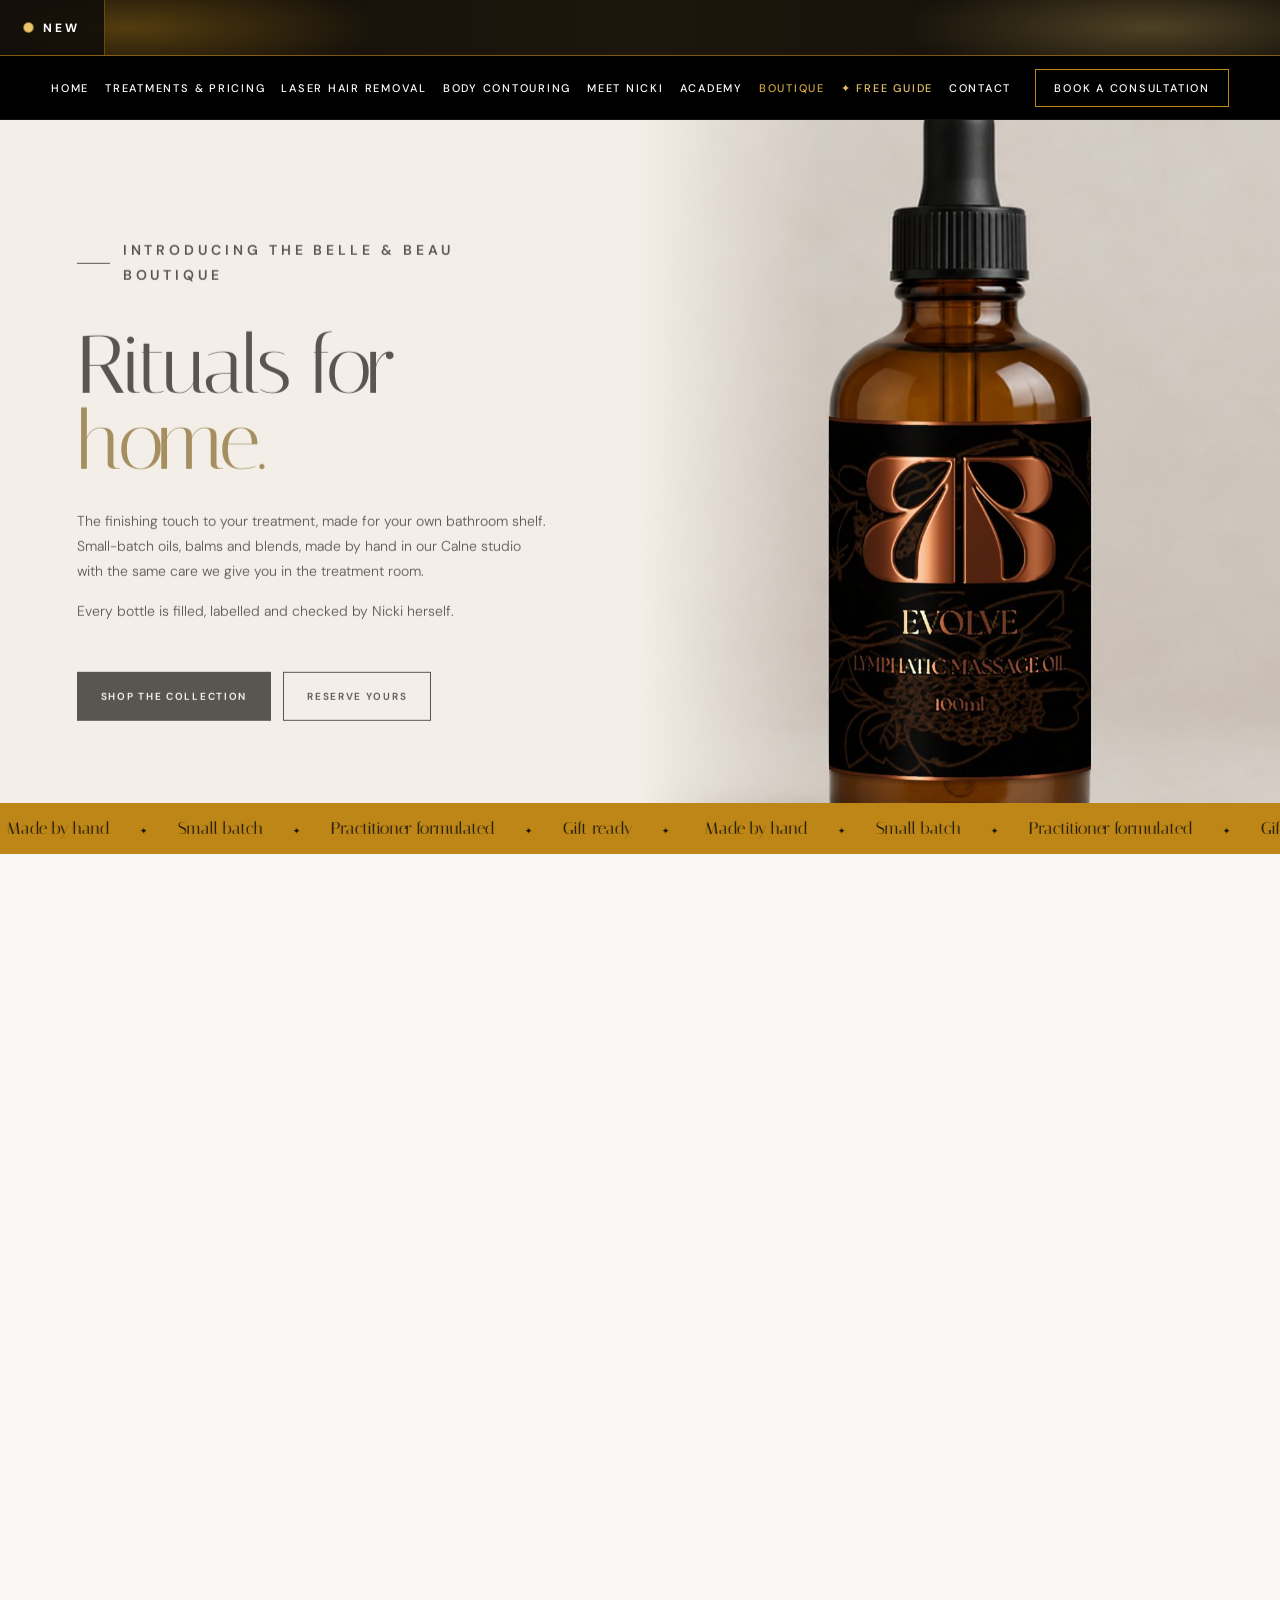
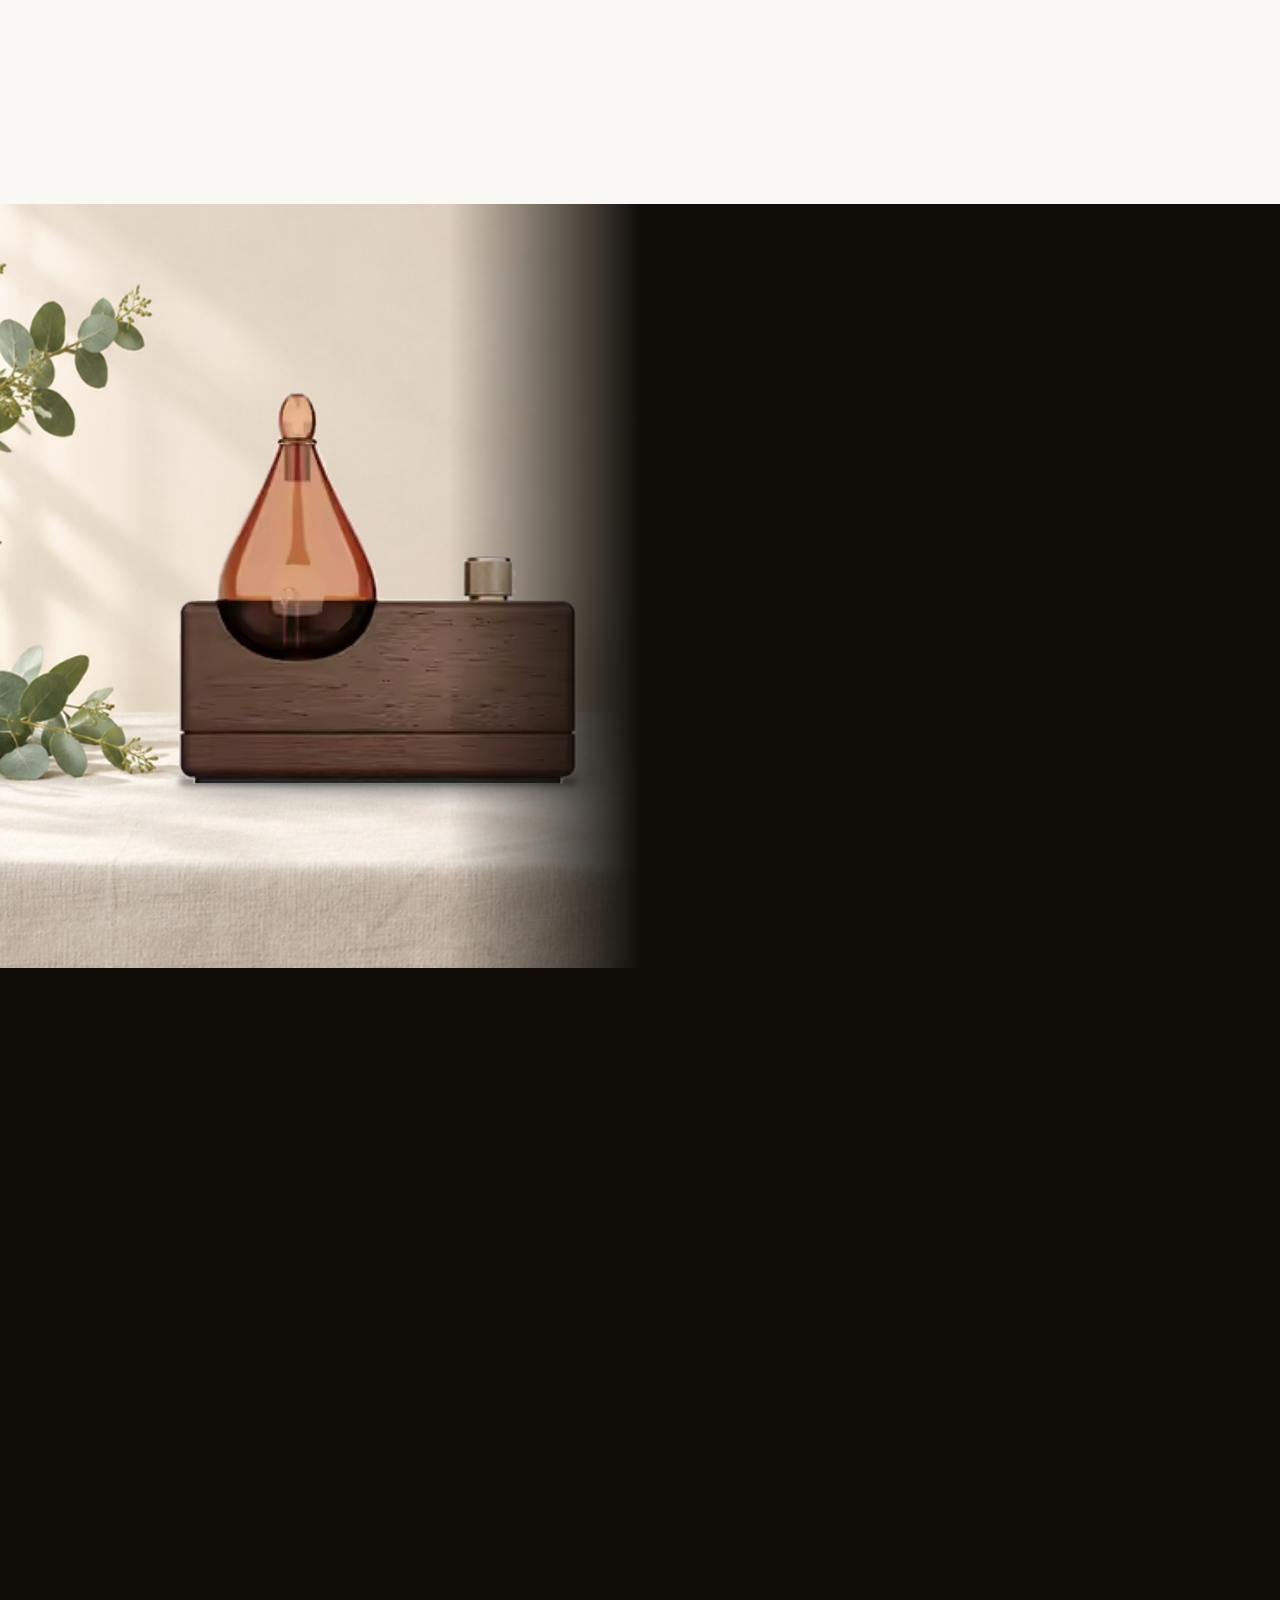
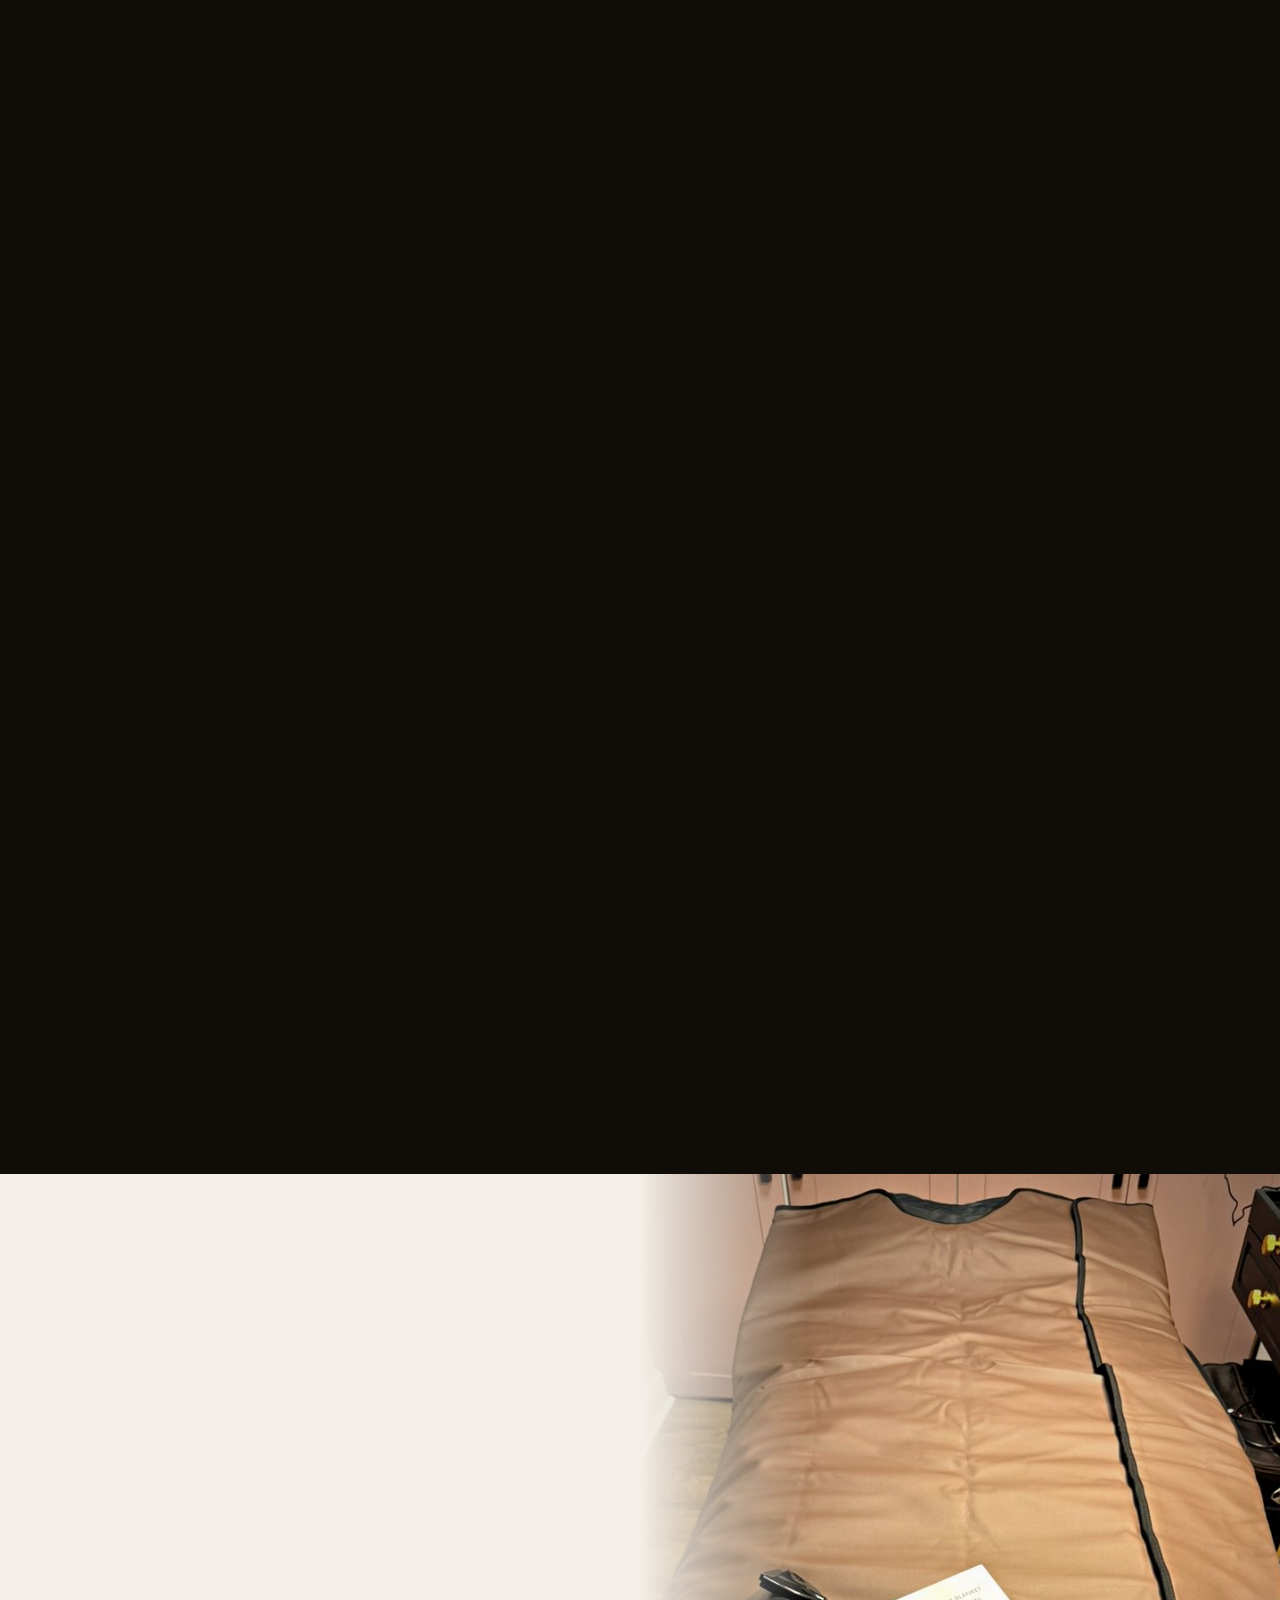
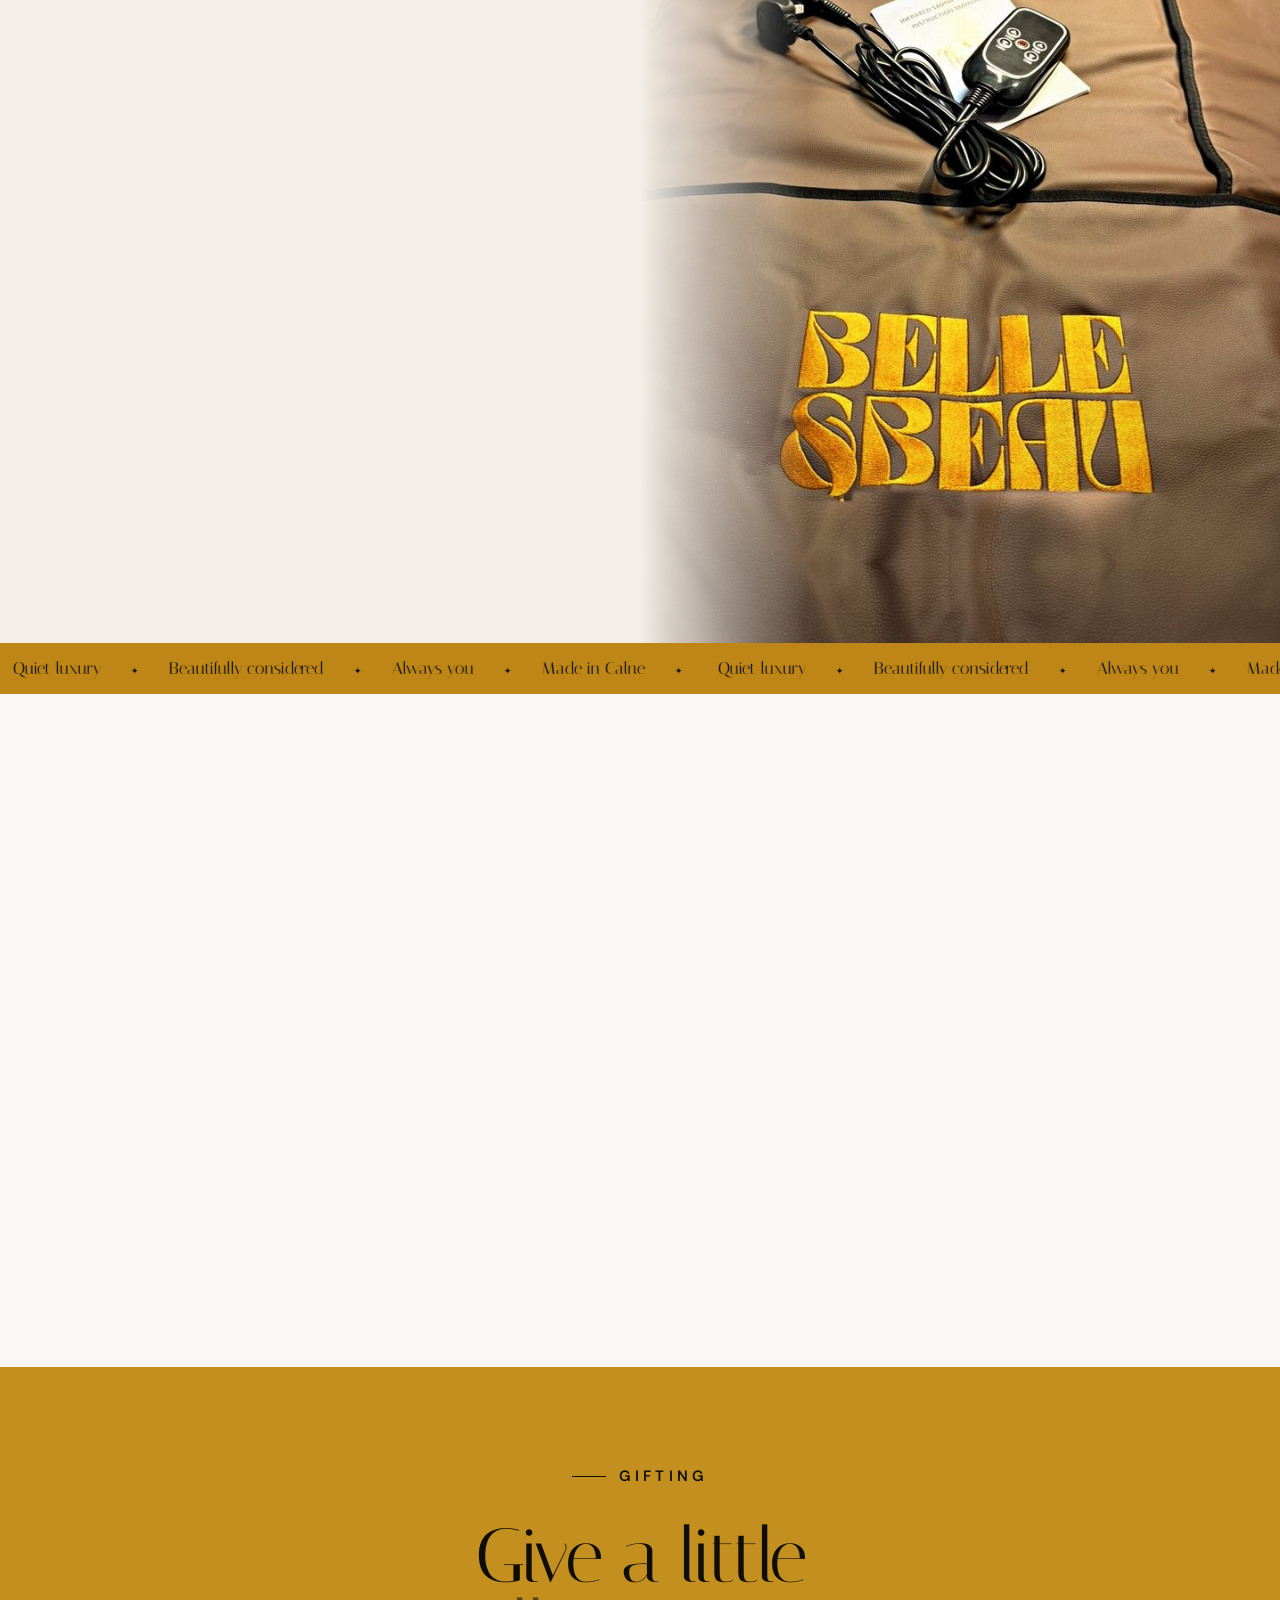
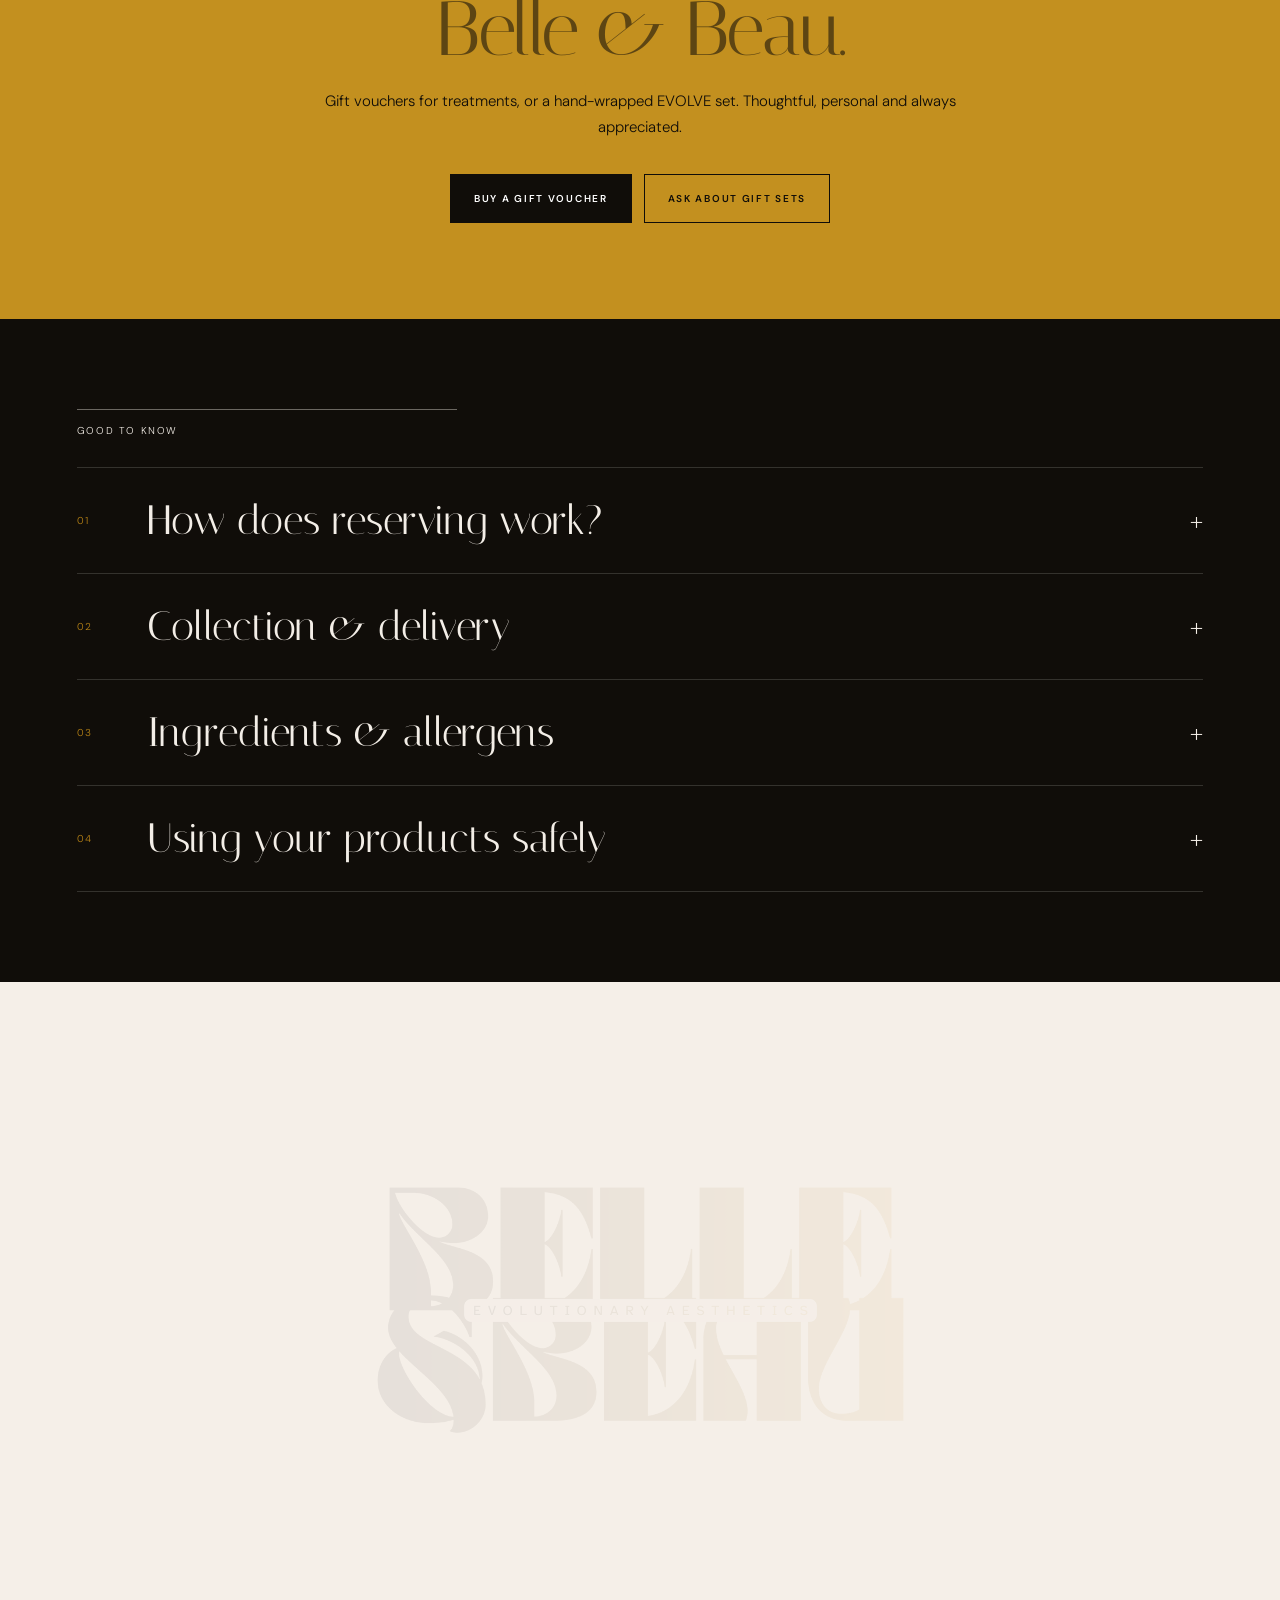
<file: boutiquecomingsoon.html>
<!DOCTYPE html>
<html lang="en-GB">
<head>
  <meta charset="UTF-8">
  <meta name="robots" content="noindex">
  <title>Belle &amp; Beau</title>
  <link rel="canonical" href="https://belleandbeauaesthetic.com/boutique.html">
  <meta http-equiv="refresh" content="0; url=boutique.html">
</head>
<body><p>This page has moved. <a href="boutique.html">Continue to the new page</a>.</p></body>
</html>
</file>
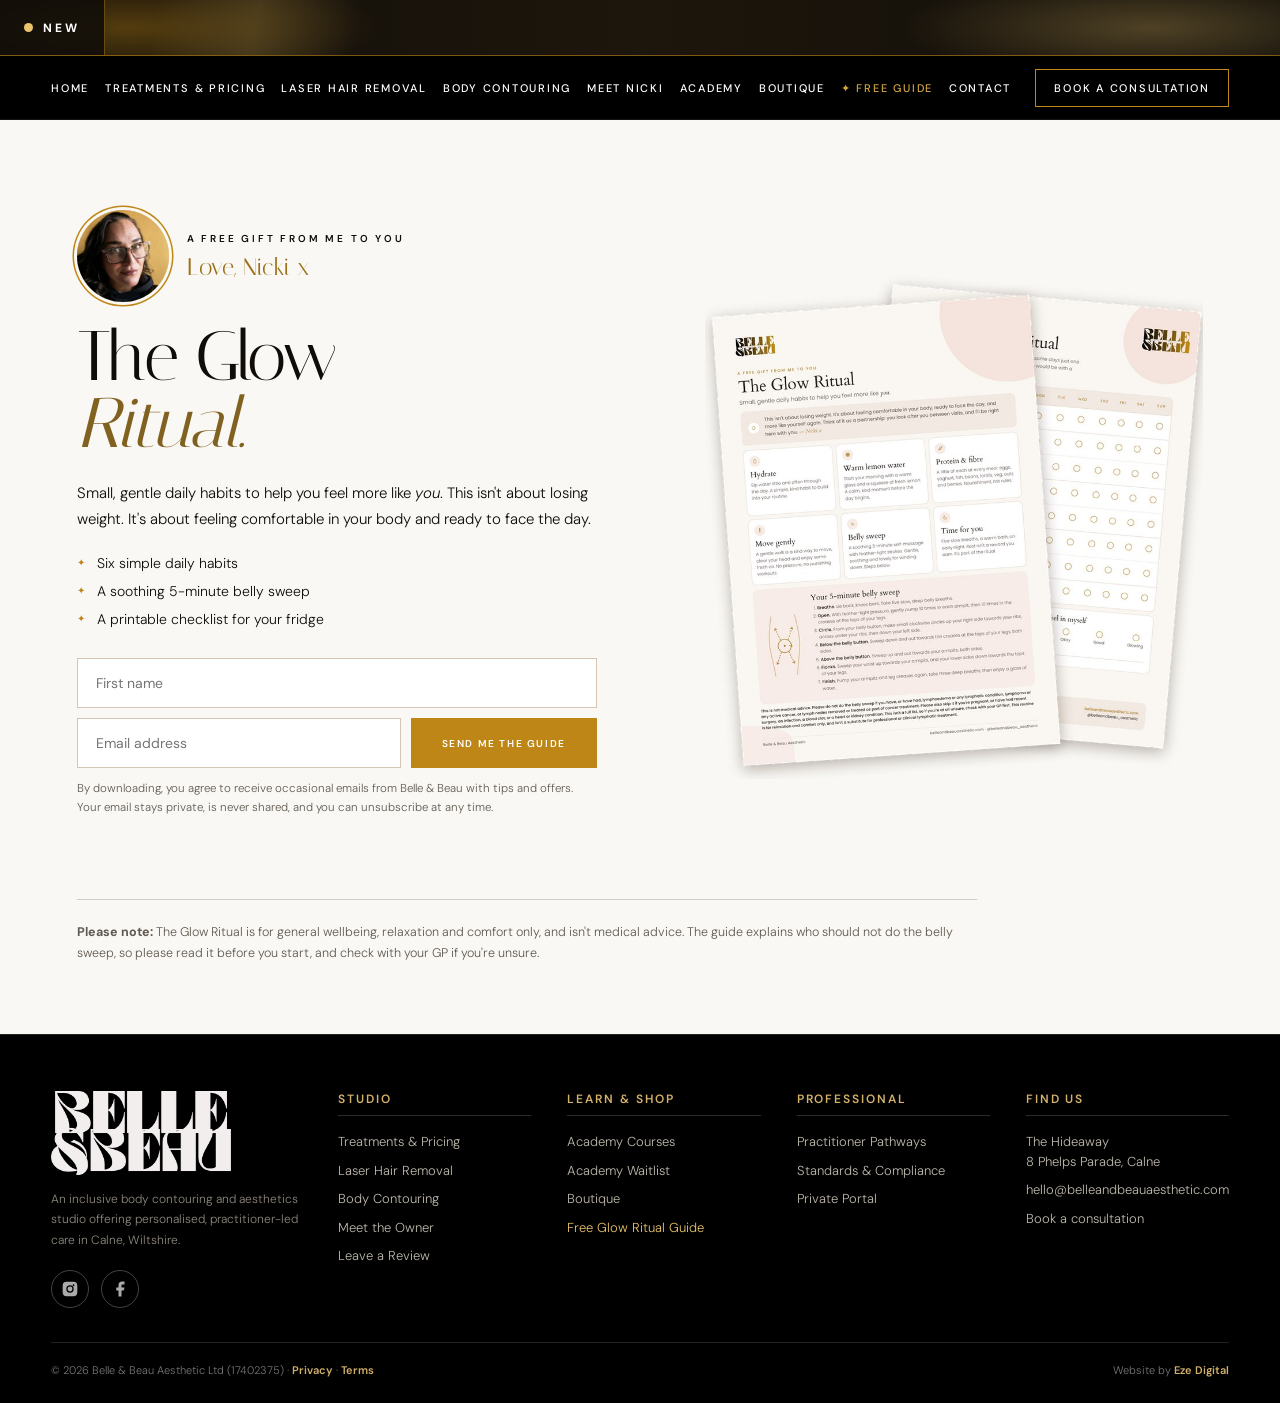
<file: glow.html>
<!doctype html>
<html lang="en">
<head>
  <meta charset="utf-8">
  <meta name="viewport" content="width=device-width,initial-scale=1">
  <meta name="description" content="The Glow Ritual: a free printable guide and fridge checklist from Belle & Beau Aesthetic. Small, gentle daily habits to help you feel more like you.">
  <link rel="canonical" href="https://belleandbeauaesthetic.com/glow.html">
  <meta property="og:type" content="website">
  <meta property="og:site_name" content="Belle &amp; Beau Aesthetic">
  <meta property="og:title" content="The Glow Ritual | Free Download | Belle & Beau Aesthetic">
  <meta property="og:description" content="The Glow Ritual: a free printable guide and fridge checklist from Belle & Beau Aesthetic. Small, gentle daily habits to help you feel more like you.">
  <meta property="og:url" content="https://belleandbeauaesthetic.com/glow.html">
  <meta property="og:image" content="https://belleandbeauaesthetic.com/images/glow/glow-preview.jpg">
  <title>The Glow Ritual | Free Download | Belle & Beau Aesthetic</title>
  <link rel="icon" href="assets/favicon.ico" sizes="any">
  <link rel="icon" type="image/png" sizes="32x32" href="assets/favicon-32x32.png">
  <link rel="icon" type="image/png" sizes="16x16" href="assets/favicon-16x16.png">
  <link rel="apple-touch-icon" sizes="180x180" href="assets/apple-touch-icon.png">
  <meta name="theme-color" content="#c38e18">
  <link rel="preconnect" href="https://fonts.googleapis.com">
  <link rel="preconnect" href="https://fonts.gstatic.com" crossorigin>
  <link href="https://fonts.googleapis.com/css2?family=DM+Sans:wght@300;400;500;600&family=Italiana&display=swap" rel="stylesheet">
  <style>
    :root{--ink:#100d09;--cream:#f3eee7;--paper:#faf8f4;--gold:#bd8616;--bronze:#806120;--line:rgba(16,13,9,.18);--serif:'Italiana',serif;--sans:'DM Sans',sans-serif}
    *{box-sizing:border-box}html{scroll-behavior:smooth}body{margin:0;background:var(--paper);color:var(--ink);font-family:var(--sans);font-weight:300}a{color:inherit}.skip{position:absolute;left:-999px}.skip:focus{left:16px;top:16px;z-index:100;background:#fff;padding:12px}
    .announcement{height:31px;background:var(--ink);color:#fff;display:flex;align-items:center;justify-content:center;font-size:10px;letter-spacing:.18em;text-transform:uppercase}
    .nav{padding:14px 4vw;display:flex;justify-content:space-between;align-items:center;gap:20px;background:#000;border-bottom:1px solid rgba(255,255,255,.08);position:relative;z-index:20}
    .nav-links{display:flex;align-items:center;justify-content:space-between;gap:12px;flex:1;max-width:900px;margin:0 auto}
    .nav-actions{display:flex;align-items:center;gap:28px}
    .nav a{text-decoration:none;font-size:11px;text-transform:uppercase;letter-spacing:.16em;font-weight:500;color:#fff;transition:color .25s ease;white-space:nowrap}
    .nav a:hover{color:var(--gold)}
    .book-link{border-bottom:none;padding:10px 0}
    .hero{min-height:60vh;position:relative;display:flex;align-items:center;overflow:hidden;padding:100px 6vw 40px}
    .hero{gap:5vw}.hero-copy{flex:1 1 0;min-width:0}
    .hero-media{flex:0 0 min(34vw,430px);position:relative;isolation:isolate;margin-right:14px}
    .hero-media video{width:100%;aspect-ratio:4/5;object-fit:cover;display:block;background:var(--ink)}
    .hero-media:after{content:"";position:absolute;inset:14px -14px -14px 14px;border:1px solid var(--gold);z-index:-1}
    @media(max-width:860px){.hero{flex-direction:column;align-items:stretch}.hero-media{width:calc(100% - 24px);max-width:420px;flex:none;margin:24px auto 12px}.hero-media:after{inset:-12px}}
    .eyebrow{font-size:10px;letter-spacing:.28em;text-transform:uppercase;font-weight:600;display:flex;align-items:center;gap:13px}
    .eyebrow:before{content:"";width:34px;height:1px;background:currentColor}.eyebrow.no-line:before{display:none}
    .hero h1{font-family:var(--serif);font-weight:400;font-size:clamp(48px,6vw,92px);line-height:.92;letter-spacing:-.04em;margin:24px 0 28px}
    .hero h1 em{display:block;font-weight:400;color:var(--bronze)}
    .hero p{max-width:520px;line-height:1.75;font-size:14px}
    .actions{display:flex;gap:12px;margin-top:36px}
    .btn{border:1px solid var(--ink);background:var(--ink);color:#fff;text-transform:uppercase;letter-spacing:.17em;font-size:10px;font-weight:600;padding:17px 23px;text-decoration:none;cursor:pointer;transition:.25s}
    .btn:hover{background:var(--gold);border-color:var(--gold)}
    .btn.ghost{background:transparent;color:var(--ink)}.btn.ghost:hover{background:var(--ink);color:#fff}
    .marquee{background:var(--gold);overflow:hidden;padding:15px 0;white-space:nowrap}
    .marquee-track{display:inline-block;animation:marquee 24s linear infinite;font-family:var(--serif);font-size:17px}
    .marquee span{margin:0 30px}.marquee i{font-style:normal}.marquee i:after{content:'✦';font-size:9px}
    @keyframes marquee{to{transform:translateX(-50%)}}
    section{padding:60px 6vw}
    .section-no{font-size:10px;letter-spacing:.16em;text-transform:uppercase;border-top:1px solid;padding-top:14px}
    .intro{display:grid;grid-template-columns:.7fr 1.3fr;gap:8vw;align-items:start;margin-bottom:50px}
    .intro h2{font-family:var(--serif);font-size:clamp(42px,5vw,72px);font-weight:400;line-height:1.05;letter-spacing:-.03em;margin:0}
    .intro-body{max-width:500px;margin:38px 0 0 auto}.intro-body p{font-size:15px;line-height:1.8}
    .course-card{border:1px solid var(--line);margin-bottom:40px;background:rgba(16,13,9,.02);transition:.3s;padding:34px 38px}
    .course-card:hover{border-color:var(--bronze);transform:translateY(-2px)}
    .founding-badge{display:inline-block;background:var(--gold);color:#fff;font-size:9px;letter-spacing:.16em;text-transform:uppercase;padding:5px 10px;margin-bottom:14px}
    .course-card h3{font-family:var(--serif);font-size:clamp(28px,3.5vw,44px);font-weight:400;margin:0 0 12px}
    .course-meta{display:flex;gap:16px;flex-wrap:wrap;margin-bottom:18px}
    .course-meta span{font-size:10px;letter-spacing:.14em;text-transform:uppercase;color:var(--bronze);padding:4px 10px;border:1px solid var(--line)}
    .course-price{font-family:var(--serif);font-size:32px;margin:16px 0}
    .course-price em{font-style:normal;color:var(--bronze);font-size:16px}
    .course-card p{font-size:13px;line-height:1.7;margin-bottom:10px}
    .course-highlights{margin:20px 0;padding-left:20px}
    .course-highlights li{font-size:13px;line-height:1.7;margin-bottom:6px}
    .bundle-block{background:var(--ink);color:var(--cream);padding:50px 40px;margin:60px 0}
    .bundle-block h2{font-family:var(--serif);font-size:clamp(36px,4.5vw,58px);font-weight:400;margin:0 0 14px}
    .bundle-price{font-family:var(--serif);font-size:42px;margin:10px 0 20px}
    .bundle-price span{font-size:16px;color:#aca59c;text-decoration:line-through;margin-right:12px}
    .bundle-save{color:var(--gold);font-size:14px;letter-spacing:.12em;text-transform:uppercase;margin-bottom:24px}
    .testimonial-block{background:var(--cream);padding:50px 40px;margin:60px 0}
    .testimonial-block h2{font-family:var(--serif);font-size:clamp(32px,4vw,46px);font-weight:400;margin:0 0 24px}
    .testimonial-text{font-size:15px;line-height:1.9;font-style:italic;margin-bottom:20px}
    .testimonial-name{font-size:12px;letter-spacing:.14em;text-transform:uppercase;color:var(--bronze)}
    .coming-soon-block{border:1px solid var(--line);padding:50px 40px;text-align:center;margin:60px 0}
    .coming-soon-block h2{font-family:var(--serif);font-size:clamp(36px,4.5vw,58px);font-weight:400;margin:0 0 14px}
    .coming-soon-price{font-family:var(--serif);font-size:42px;margin:10px 0 20px;color:var(--bronze)}
    .waitlist-note{font-size:13px;line-height:1.7;color:#5f5850;margin-bottom:24px}
    .academy-note{background:rgba(189,134,22,.08);border-left:2px solid var(--gold);padding:24px 28px;margin:40px 0}
    .academy-note h3{font-family:var(--serif);font-size:22px;margin:0 0 10px}
    .academy-note p{font-size:13px;line-height:1.7;margin:0}
    .reveal{opacity:0;transform:translateY(25px);transition:.7s ease}.reveal.on{opacity:1;transform:none}
    .email-list{background:#f5efe8;color:#4a3f35;padding:40px 24px;text-align:center;border-top:1px solid #e2d5c8;border-bottom:1px solid #e2d5c8;position:relative;overflow:hidden;margin:0}
    .email-watermark{position:absolute;inset:0;background-image:url('belle-beau-logo-new-transparent.png');background-repeat:no-repeat;background-position:center;background-size:contain;opacity:.07;pointer-events:none;z-index:0}
    .email-list h2,.email-list p,.email-list-form,.email-list-status{position:relative;z-index:1}
    .email-list h2{margin:0 0 14px;font-family:var(--serif);font-size:clamp(30px,3vw,46px);font-weight:400;line-height:1.1;color:#9a6f16}
    .email-list>p{max-width:650px;margin:0 auto 24px;font-size:14px;line-height:1.7}
    .email-list-form{display:flex;gap:12px;justify-content:center;align-items:center;width:100%;margin:0 auto;padding:0;flex-wrap:wrap}
    .email-list-input{flex:1 1 260px;max-width:340px;padding:15px 18px;border:1px solid #d4c5b5;background:#fff;font:14px var(--sans);outline:none}
    .email-list-btn{padding:15px 30px;border:1px solid var(--gold);background:var(--gold);color:#fff;font:600 10px var(--sans);letter-spacing:.16em;text-transform:uppercase;cursor:pointer;transition:.25s;white-space:nowrap}
    .email-list-btn:hover,.email-list-btn:focus-visible{background:var(--ink);border-color:var(--ink)}
    .email-list-status{display:none}.email-list-status.show{display:block;margin-top:20px}
    @media(max-width:640px){section{padding:50px 22px}.course-card{padding:28px 22px}.bundle-block,.testimonial-block,.coming-soon-block{padding:34px 22px}.email-list-form{flex-direction:column}.email-list-input,.email-list-btn{width:100%}}
    .glow{display:grid;grid-template-columns:1.05fr .95fr;gap:6vw;align-items:center;padding:90px 6vw 70px}
    .glow h1{font-family:var(--serif);font-weight:400;font-size:clamp(46px,5.5vw,84px);line-height:.95;letter-spacing:-.03em;margin:22px 0 22px}
    .glow h1 em{display:block;color:var(--bronze)}
    .glow-copy>p{max-width:520px;line-height:1.75;font-size:15px}
    .glow-list{list-style:none;padding:0;margin:22px 0 30px;display:grid;gap:10px;font-size:14px}
    .glow-list li:before{content:'✦';color:var(--gold);font-size:10px;margin-right:12px;vertical-align:2px}
    .glow-form{display:flex;gap:10px;flex-wrap:wrap;max-width:520px}
    .glow-form .email-list-input{max-width:none}
    .glow-copy>.glow-consent{font-size:11.5px;line-height:1.6;color:#5f5850;max-width:520px;margin-top:12px}
    .glow-done{display:none;max-width:520px;background:rgba(189,134,22,.08);border-left:2px solid var(--gold);padding:24px 28px}
    .glow-done.show{display:block}.glow-done h2{font-family:var(--serif);font-weight:400;font-size:32px;margin:0 0 8px}.glow-done p{font-size:14px;line-height:1.7;margin:0 0 18px}
    .glow-img img{width:100%;height:auto;display:block}
    .glow-note{padding:0 6vw 70px}.glow-note div{border-top:1px solid var(--line);padding-top:22px;max-width:900px;font-size:12.5px;line-height:1.7;color:#5f5850}
    @media(max-width:860px){.glow{grid-template-columns:1fr;padding:60px 22px 40px}.glow-img{order:-1;max-width:440px;margin:0 auto}.glow-note{padding:0 22px 50px}}
  .glow-from{display:flex;align-items:center;gap:18px;margin-bottom:6px}
.glow-from img{width:92px;height:92px;border-radius:50%;object-fit:cover;box-shadow:0 0 0 3px #faf8f4,0 0 0 4.5px #bd8616;flex:none}
.glow-from .eyebrow{margin:0}
.glow-from .eyebrow:before{display:none}
.glow-sig{display:block;margin-top:8px;font-family:var(--serif);font-size:24px;color:#9a6f16}
</style>
  <link rel="stylesheet" href="site.css?v=2">
</head>
<body>
  <a class="skip" href="#main">Skip to content</a>
<div class="bbt" role="region" aria-label="Latest from Belle &amp; Beau"><div class="bbt-label"><span class="bbt-dot" aria-hidden="true"></span><span class="txt">New</span></div><div class="bbt-stage"><a href="index.html#laser"><b>Now introducing</b><span class="msg">Laser hair removal at The Hideaway, Calne</span><span class="sm">Laser hair removal</span><span class="go">See prices →</span></a><a href="glow.html"><b>Free download</b><span class="msg">The Glow Ritual: small daily habits to feel more like you</span><span class="sm">The Glow Ritual</span><span class="go">Get yours →</span></a><a href="https://www.fresha.com/en-GB/a/the-hideaway-beauty-calne-uk-8-phelps-parade-bqr1c6o4/booking?offerItems=sv%3A30336251" target="_blank" rel="noopener"><b>Free consultation</b><span class="msg">Normally £25, complimentary for a limited time</span><span class="sm">Normally £25</span><span class="go">Book now →</span></a><a href="index.html#body-contouring"><b>Now at The Hideaway</b><span class="msg">Body contouring in Calne</span><span class="sm">Body contouring</span><span class="go">Find out more →</span></a></div></div>
<header class="site-nav"><button class="site-menu" type="button" aria-expanded="false" aria-controls="siteLinks"><i></i>Menu</button><nav class="site-links" id="siteLinks" aria-label="Main menu"><a href="index.html">Home</a><a href="index.html#pricing">Treatments & Pricing</a><a href="index.html#laser">Laser Hair Removal</a><a href="index.html#body-contouring">Body Contouring</a><a href="index.html#owner">Meet Nicki</a><a href="academy.html">Academy</a><a href="boutique.html">Boutique</a><a href="glow.html" class="free" aria-current="page">✦ Free Guide</a><a href="#contact">Contact</a></nav><a class="site-book" href="https://www.fresha.com/en-GB/a/the-hideaway-beauty-calne-uk-8-phelps-parade-bqr1c6o4/booking?offerItems=sv%3A30336251" target="_blank" rel="noopener">Book a consultation</a></header>

  
  <main id="main">
    <section class="glow">
      <div class="glow-copy reveal">
        <div class="glow-from"><img src="images/glow/nicki-glow.jpg" alt="Nicki, founder of Belle &amp; Beau" width="480" height="480"><div><div class="eyebrow no-line">A free gift from me to you</div><span class="glow-sig">Love, Nicki x</span></div></div>
        <h1>The Glow<em>Ritual.</em></h1>
        <p>Small, gentle daily habits to help you feel more like <em>you</em>. This isn't about losing weight. It's about feeling comfortable in your body and ready to face the day.</p>
        <ul class="glow-list">
          <li>Six simple daily habits</li>
          <li>A soothing 5-minute belly sweep</li>
          <li>A printable checklist for your fridge</li>
        </ul>
        <form class="glow-form" id="glowForm">
          <p style="position:absolute;left:-9999px;"><label>Leave empty <input name="website" tabindex="-1"></label></p>
          <label class="skip" for="glowName">Your first name</label>
          <input class="email-list-input" id="glowName" name="name" placeholder="First name" autocomplete="given-name">
          <label class="skip" for="glowEmail">Your email</label>
          <input type="email" class="email-list-input" id="glowEmail" name="email" placeholder="Email address" autocomplete="email" required>
          <button type="submit" class="email-list-btn">Send me the guide</button>
        </form>
        <p class="glow-consent" id="glowConsent">By downloading, you agree to receive occasional emails from Belle &amp; Beau with tips and offers. Your email stays private, is never shared, and you can unsubscribe at any time.</p>
        <div class="glow-done" id="glowDone" role="status">
          <h2>It's yours ✨</h2>
          <p>Thank you! Tap below to download The Glow Ritual. Pop page two on your fridge and tick off what you can.</p>
          <a class="btn" href="downloads/The-Glow-Ritual.pdf" download>Download the guide</a>
        </div>
      </div>
      <div class="glow-img reveal"><img src="images/glow/glow-preview.jpg" alt="The two pages of The Glow Ritual guide: six daily habits, a 5-minute belly sweep and a weekly fridge checklist" width="864" height="900"></div>
    </section>
    <section class="glow-note">
      <div><strong>Please note:</strong> The Glow Ritual is for general wellbeing, relaxation and comfort only, and isn't medical advice. The guide explains who should not do the belly sweep, so please read it before you start, and check with your GP if you're unsure.</div>
    </section>
  </main>
  <script>
    const observer = new IntersectionObserver(entries => {
      entries.forEach(entry => { if (entry.isIntersecting) { entry.target.classList.add('on'); observer.unobserve(entry.target); } });
    }, { threshold: .12 });
    document.querySelectorAll('.reveal').forEach(el => observer.observe(el));
    const form = document.getElementById('glowForm');
    form.addEventListener('submit', e => {
      e.preventDefault();
      const data = Object.fromEntries(new FormData(form));
      if (data.website) return;
      data._subject = 'Glow Ritual download';
      fetch('https://formsubmit.co/ajax/hello@belleandbeauaesthetic.com', {
        method: 'POST',
        headers: { 'Content-Type': 'application/json', 'Accept': 'application/json' },
        body: JSON.stringify(data)
      }).catch(() => {}).finally(() => {
        form.style.display = 'none';
        document.getElementById('glowConsent').style.display = 'none';
        document.getElementById('glowDone').classList.add('show');
      });
    });
  </script>
<script src="footer.js?v=4"></script>
</body>
</html>
</file>
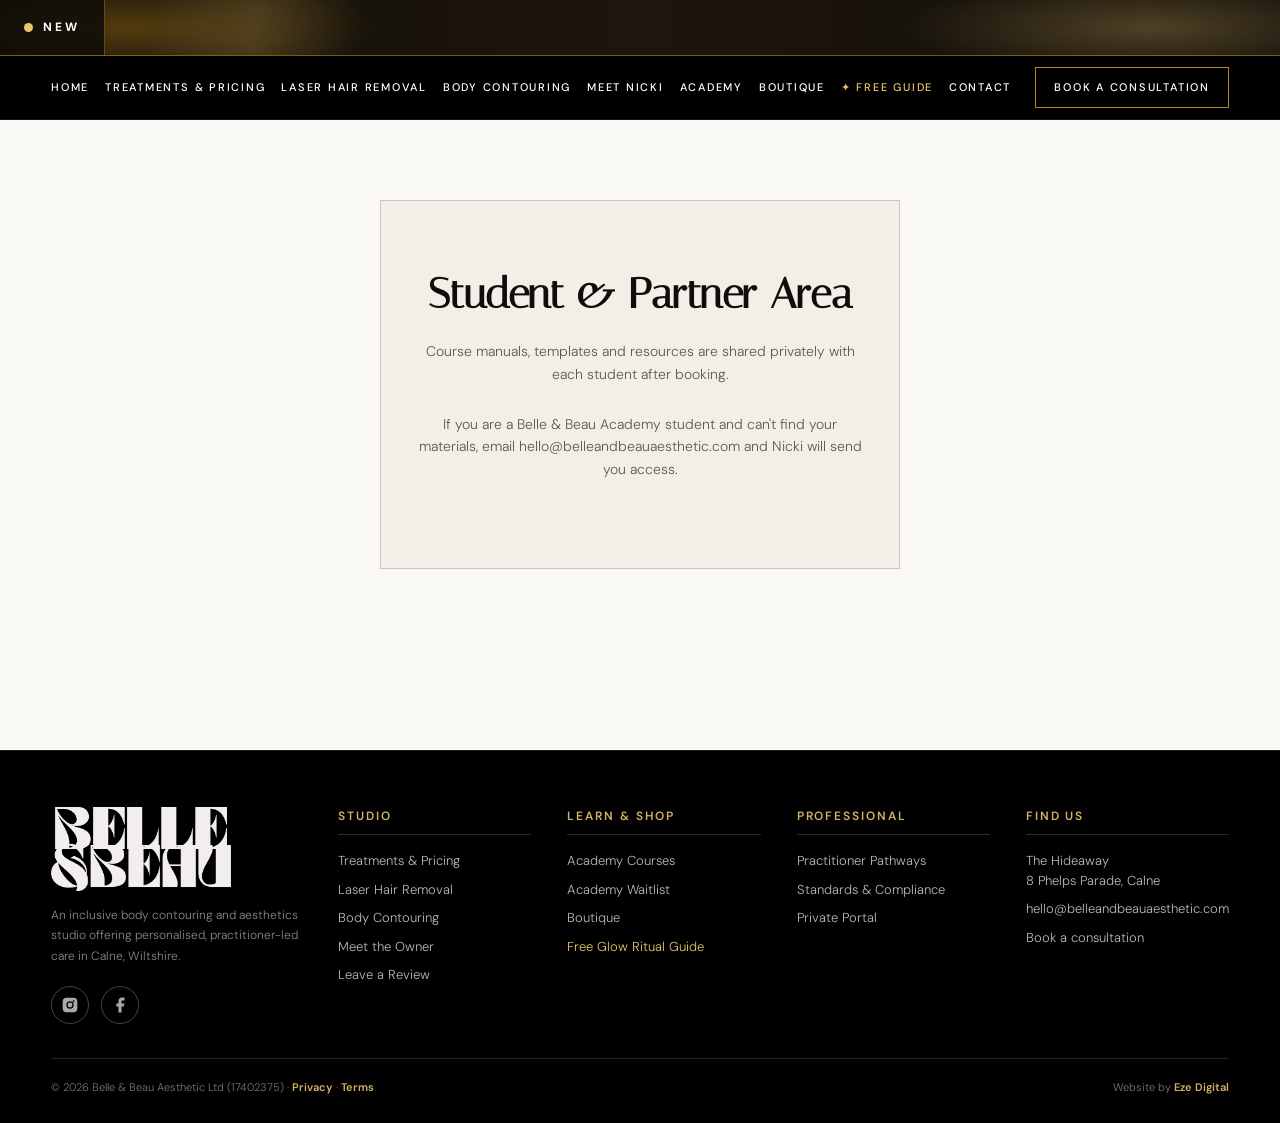
<file: portal.html>
<!doctype html>
<html lang="en">
<head>
  <meta charset="utf-8">
  <meta name="robots" content="noindex">
  <meta name="viewport" content="width=device-width,initial-scale=1">
  <meta name="description" content="Belle & Beau Private Portal">
  <title>Belle & Beau | Private Portal</title>
  <link rel="icon" href="assets/favicon.ico" sizes="any">
  <link rel="icon" type="image/png" sizes="32x32" href="assets/favicon-32x32.png">
  <link rel="icon" type="image/png" sizes="16x16" href="assets/favicon-16x16.png">
  <link rel="apple-touch-icon" sizes="180x180" href="assets/apple-touch-icon.png">
  <meta name="theme-color" content="#c38e18">
  <link rel="preconnect" href="https://fonts.googleapis.com">
  <link rel="preconnect" href="https://fonts.gstatic.com" crossorigin>
  <link href="https://fonts.googleapis.com/css2?family=DM+Sans:wght@300;400;500;600&family=Italiana&display=swap" rel="stylesheet">
  <style>
    :root{--ink:#100d09;--cream:#f3eee7;--paper:#faf8f4;--gold:#bd8616;--bronze:#806120;--line:rgba(16,13,9,.18);--serif:'Italiana',serif;--sans:'DM Sans',sans-serif}
    *{box-sizing:border-box;margin:0;padding:0}html{scroll-behavior:smooth}body{background:var(--paper);color:var(--ink);font-family:var(--sans);font-weight:300;line-height:1.6}a{color:inherit;text-decoration:none}.skip{position:absolute;left:-999px}.skip:focus{left:16px;top:16px;z-index:100;background:#fff;padding:12px}
    /* ✅ BLACK TOP NAV */
    .top-nav{background:#000;color:#fff;padding:12px 4vw;display:flex;justify-content:space-between;align-items:center;font-size:11px;text-transform:uppercase;letter-spacing:.16em}
    .top-nav a{color:#fff;text-decoration:none}.top-nav a:hover{color:var(--gold)}
    /* ✅ CREAM LOGO BAR */
    .logo-bar{padding:0 4vw;height:52px;display:grid;grid-template-columns:1fr auto 1fr;align-items:center;background:rgba(250,248,244,.94);border-bottom:1px solid var(--line);position:relative;z-index:20}
    .logo{display:block;width:auto;height:48px;object-fit:contain;margin:0 auto}
    main{padding:80px 6vw;min-height:70vh}
    /* ✅ PASSWORD LOCK */
    .lock-screen{max-width:520px;margin:0 auto;text-align:center;padding:60px 32px;background:var(--cream);border:1px solid var(--line)}
    .lock-screen h2{font-family:var(--serif);font-size:clamp(32px,4vw,42px);margin:0 0 12px}
    .lock-screen p{font-size:14px;color:#5f5850;margin-bottom:28px}
    .lock-screen input{width:100%;padding:14px 18px;border:1px solid var(--line);background:#fff;font-size:16px;text-align:center;letter-spacing:.08em;margin-bottom:16px}
    .lock-screen input:focus{outline:none;border-color:var(--gold)}
    .lock-screen button{background:var(--ink);color:#fff;border:none;padding:14px 32px;font-size:11px;text-transform:uppercase;letter-spacing:.14em;cursor:pointer;transition:.25em}
    .lock-screen button:hover{background:var(--gold)}
    .error-msg{color:#a82020;font-size:12px;margin-top:12px;display:none}
    /* ✅ PORTAL CONTENT */
    .portal-content{display:none;max-width:900px;margin:0 auto}
    .portal-header{text-align:center;margin-bottom:48px}
    .portal-header h1{font-family:var(--serif);font-size:clamp(36px,5vw,52px);margin:0 0 12px}
    .portal-header p{color:#5f5850;font-size:15px}
    .portal-section{margin-bottom:30px;padding:32px;background:var(--cream);border:1px solid var(--line)}
    .portal-section h3{font-family:var(--serif);font-size:22px;margin:0 0 14px}
    .portal-section p{font-size:14px;color:#4a453d;margin-bottom:10px}
    
    /* ✅ MANUAL LINK */
    .manual-link{display:inline-block;background:#fff;border:1px solid var(--gold);padding:14px 24px;margin:12px 0 4px 0;font-weight:500;transition:.25em}
    .manual-link:hover{background:var(--gold);color:#fff}
    .manual-note{font-size:11px;color:#7d756c;font-style:italic}
    .portal-note{font-size:11px;color:#7d756c;font-style:italic;margin-top:24px}
  </style>
  <link rel="stylesheet" href="site.css?v=2">
</head>
<body>
  <a class="skip" href="#main">Skip to content</a>
<div class="bbt" role="region" aria-label="Latest from Belle &amp; Beau"><div class="bbt-label"><span class="bbt-dot" aria-hidden="true"></span><span class="txt">New</span></div><div class="bbt-stage"><a href="index.html#laser"><b>Now introducing</b><span class="msg">Laser hair removal at The Hideaway, Calne</span><span class="sm">Laser hair removal</span><span class="go">See prices →</span></a><a href="glow.html"><b>Free download</b><span class="msg">The Glow Ritual: small daily habits to feel more like you</span><span class="sm">The Glow Ritual</span><span class="go">Get yours →</span></a><a href="https://www.fresha.com/en-GB/a/the-hideaway-beauty-calne-uk-8-phelps-parade-bqr1c6o4/booking?offerItems=sv%3A30336251" target="_blank" rel="noopener"><b>Free consultation</b><span class="msg">Normally £25, complimentary for a limited time</span><span class="sm">Normally £25</span><span class="go">Book now →</span></a><a href="index.html#body-contouring"><b>Now at The Hideaway</b><span class="msg">Body contouring in Calne</span><span class="sm">Body contouring</span><span class="go">Find out more →</span></a></div></div>
<header class="site-nav"><button class="site-menu" type="button" aria-expanded="false" aria-controls="siteLinks"><i></i>Menu</button><nav class="site-links" id="siteLinks" aria-label="Main menu"><a href="index.html">Home</a><a href="index.html#pricing">Treatments & Pricing</a><a href="index.html#laser">Laser Hair Removal</a><a href="index.html#body-contouring">Body Contouring</a><a href="index.html#owner">Meet Nicki</a><a href="academy.html">Academy</a><a href="boutique.html">Boutique</a><a href="glow.html" class="free">✦ Free Guide</a><a href="#contact">Contact</a></nav><a class="site-book" href="https://www.fresha.com/en-GB/a/the-hideaway-beauty-calne-uk-8-phelps-parade-bqr1c6o4/booking?offerItems=sv%3A30336251" target="_blank" rel="noopener">Book a consultation</a></header>

  
  
  <main id="main">
    <div class="lock-screen" style="display:block">
      <h2>Student &amp; Partner Area</h2>
      <p>Course manuals, templates and resources are shared privately with each student after booking.</p>
      <p>If you are a Belle &amp; Beau Academy student and can't find your materials, email <a href="mailto:hello@belleandbeauaesthetic.com">hello@belleandbeauaesthetic.com</a> and Nicki will send you access.</p>
    </div>
  </main>

  <div id="footer-placeholder"></div>
<script src="footer.js?v=4"></script>
</body>
</html>
</file>
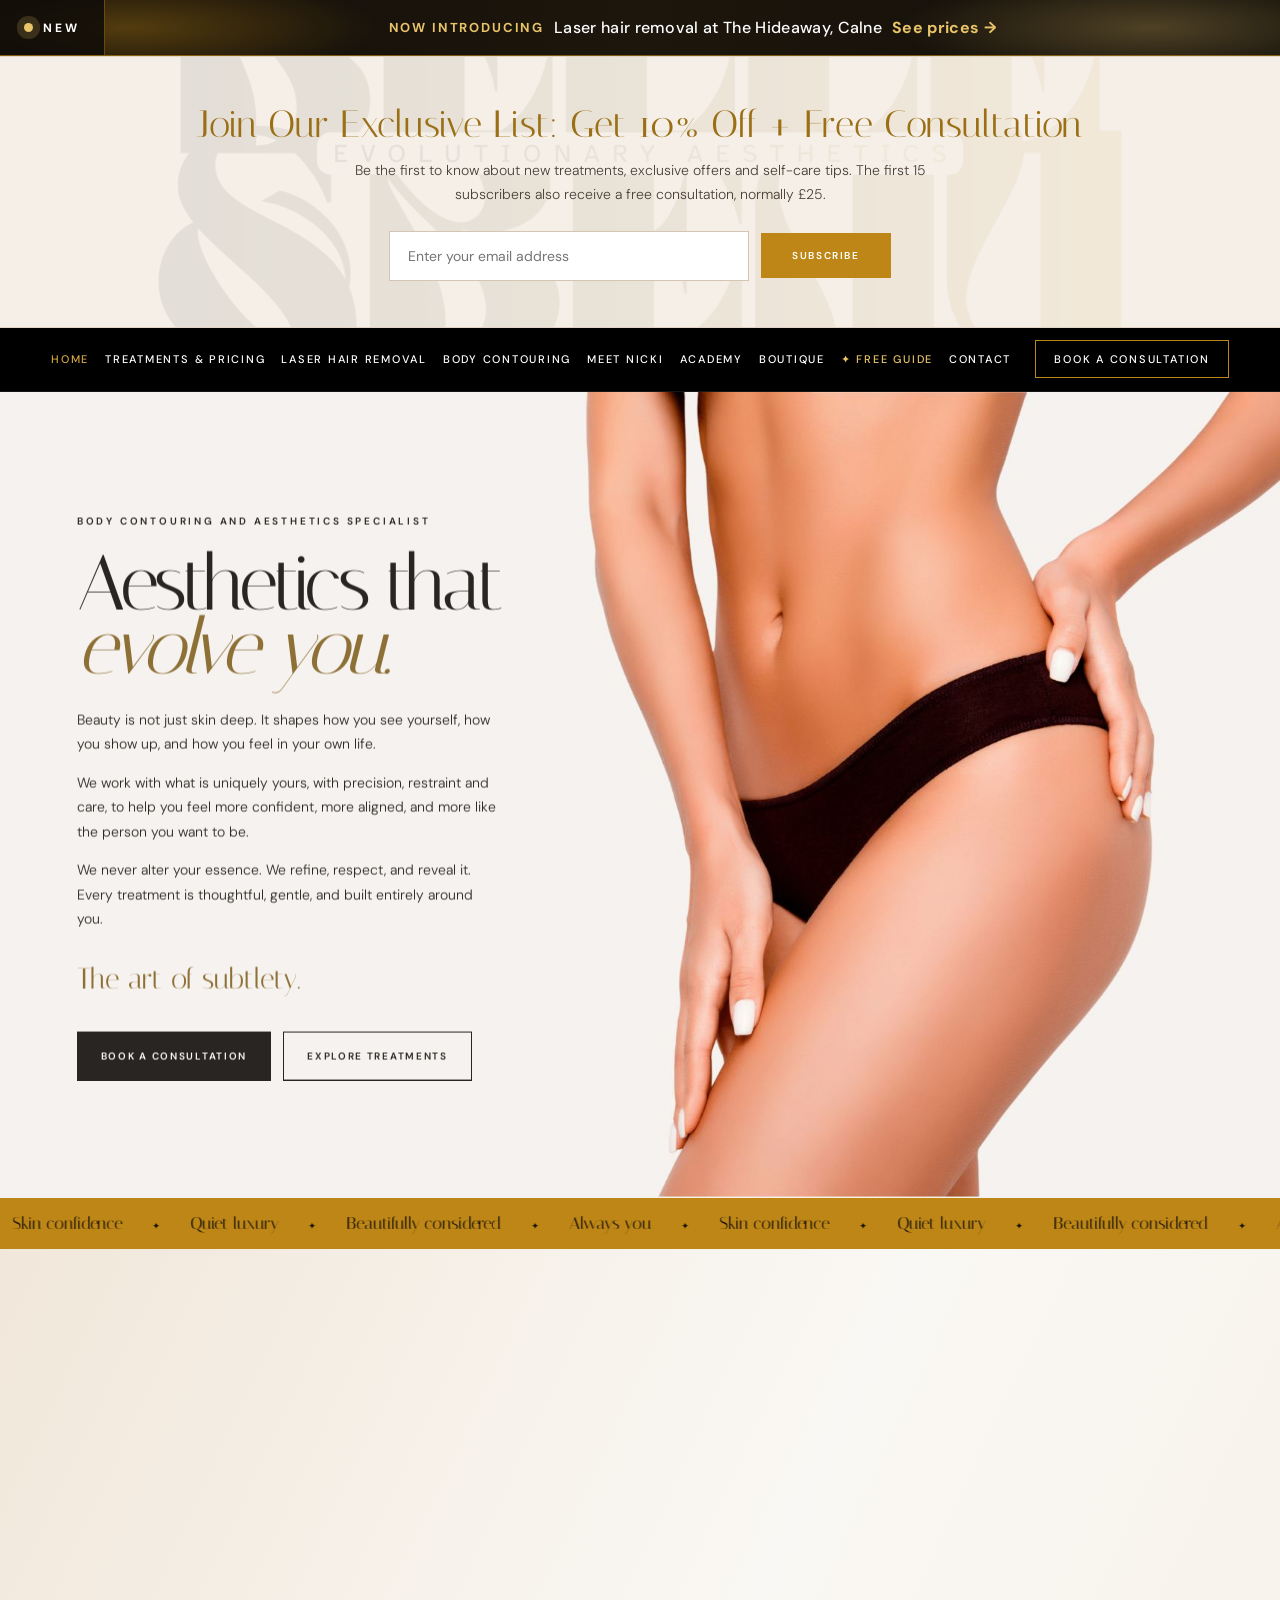
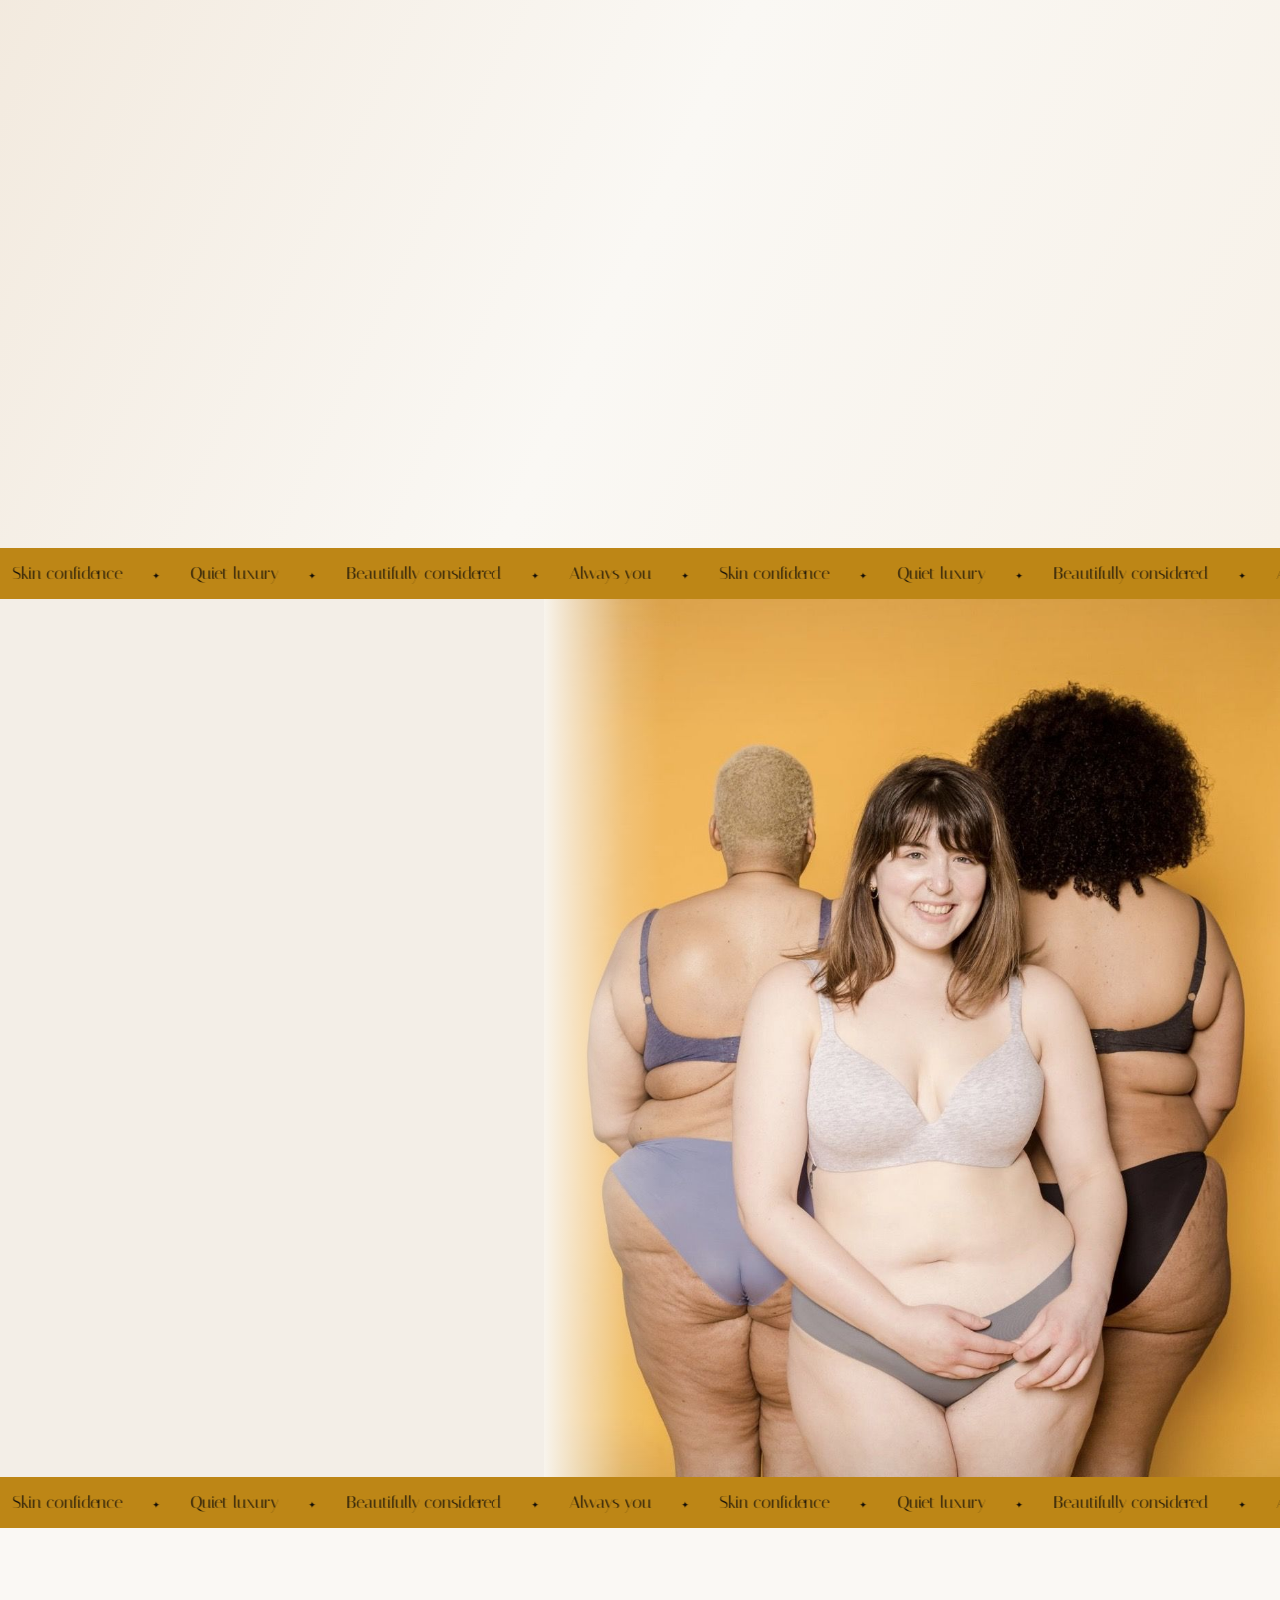
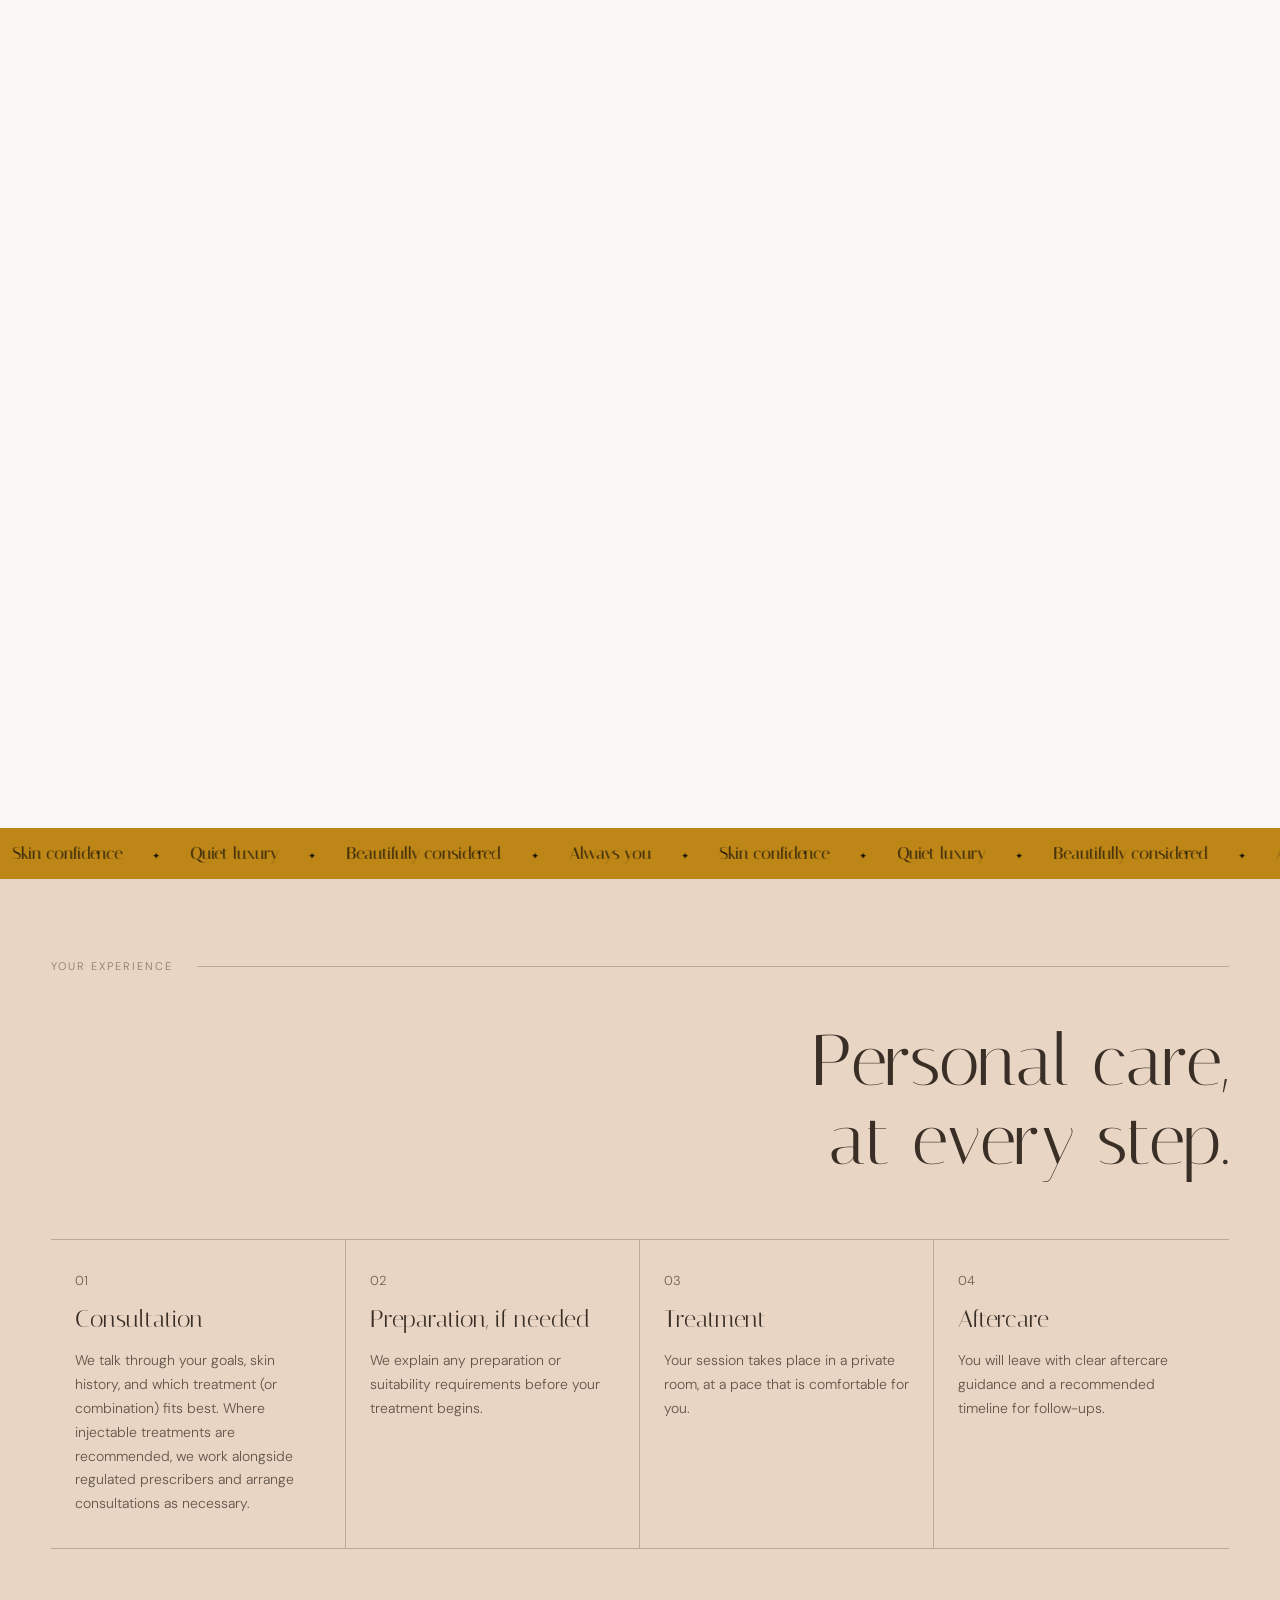
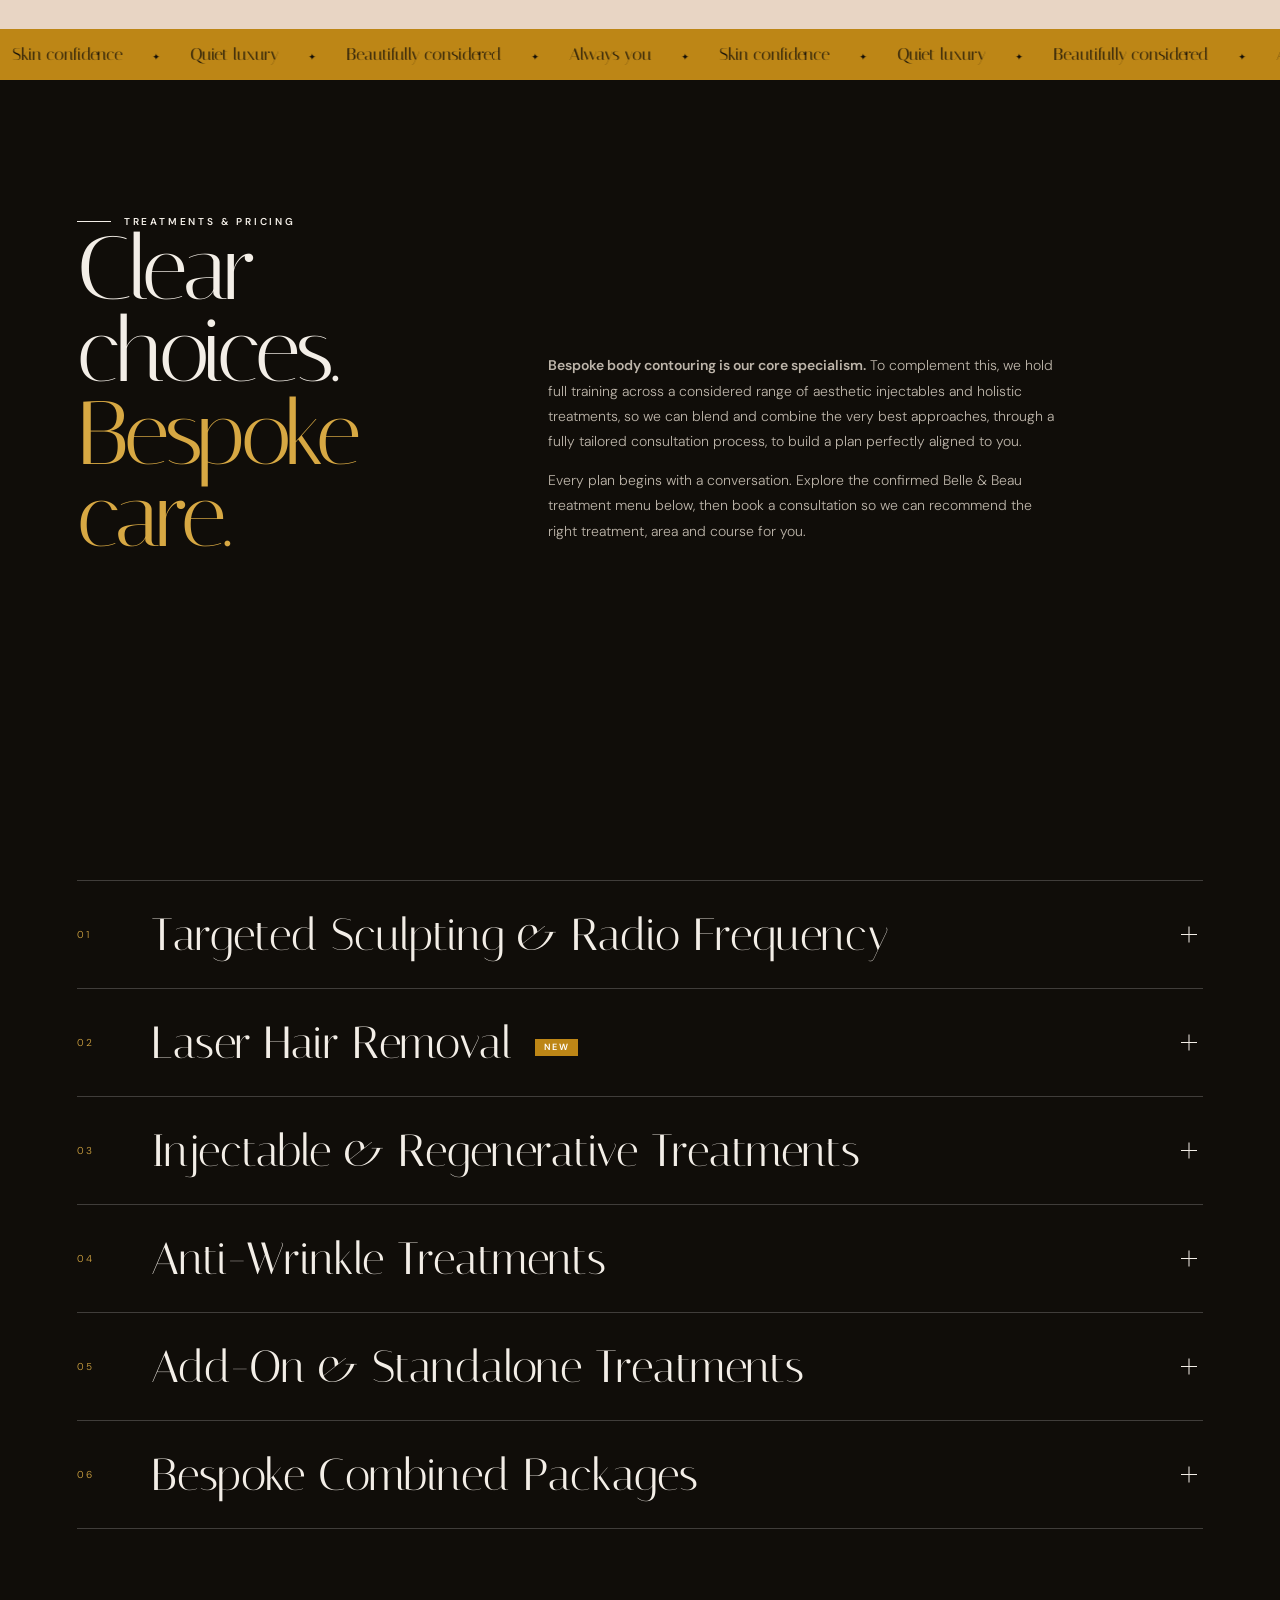
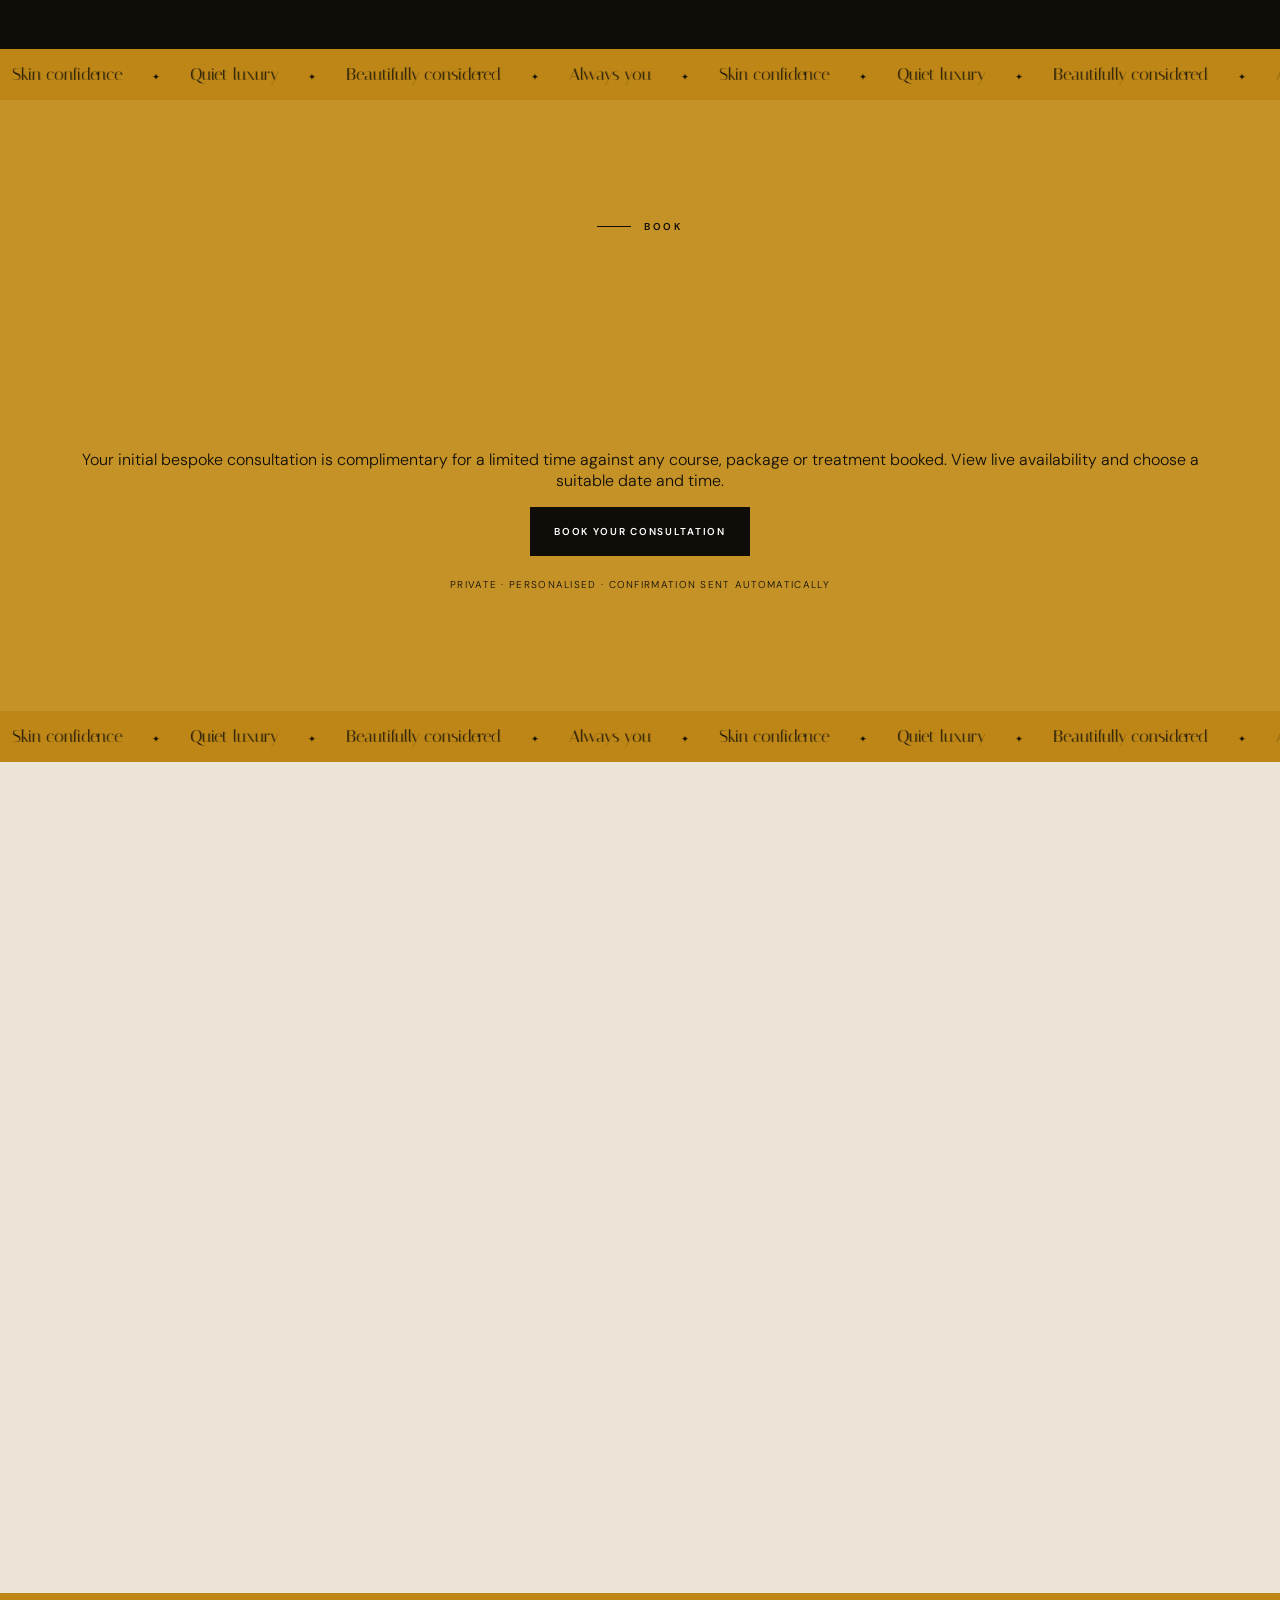
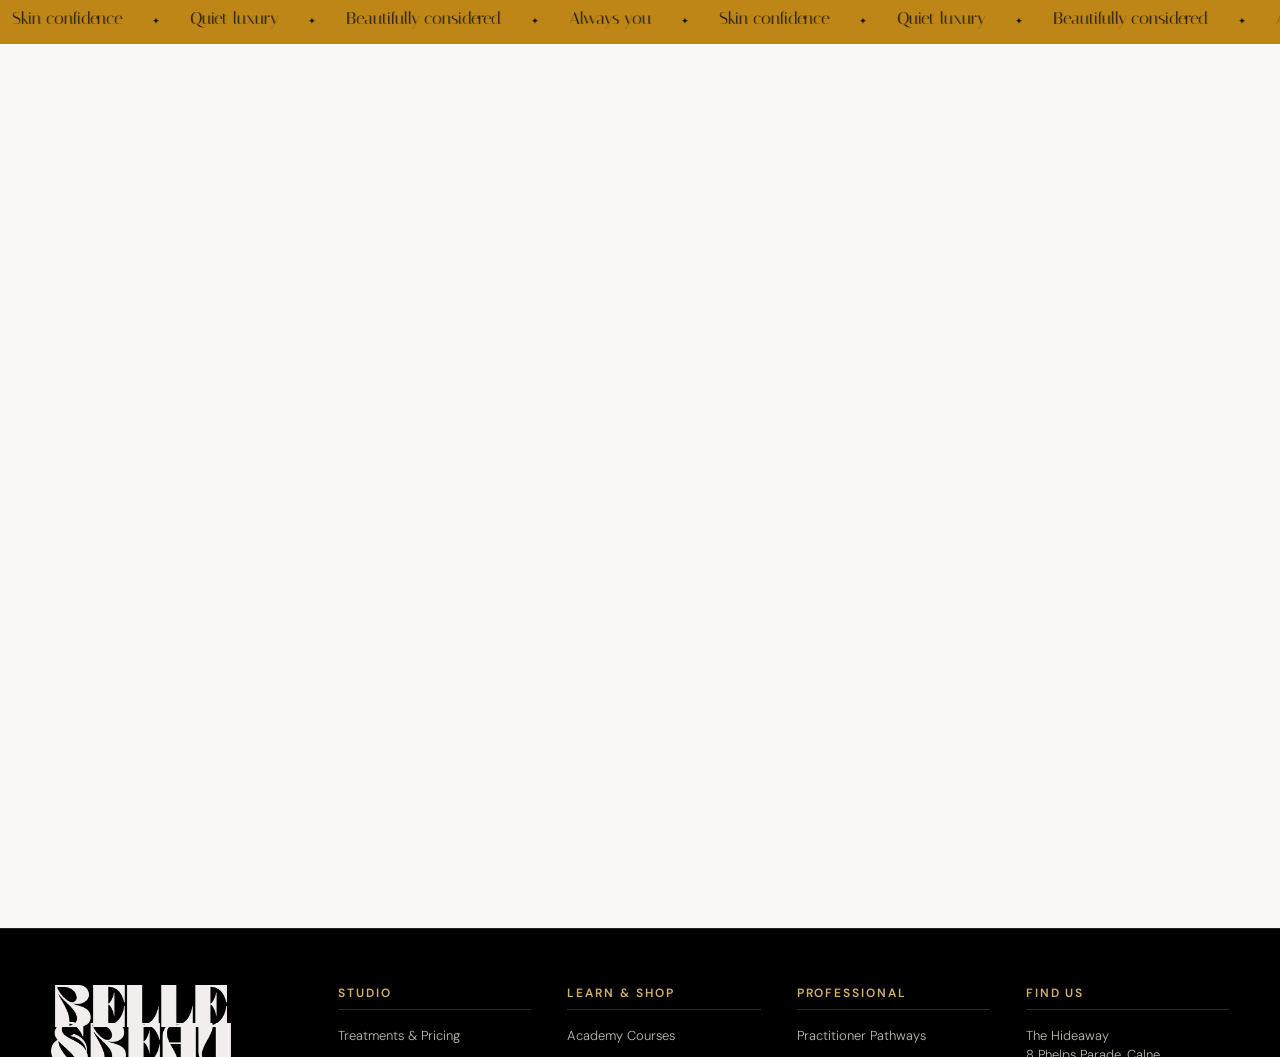
<file: preview.html>
<!DOCTYPE html>
<html lang="en-GB">
<head>
  <meta charset="UTF-8">
  <meta name="robots" content="noindex">
  <title>Belle &amp; Beau</title>
  <link rel="canonical" href="https://belleandbeauaesthetic.com/index.html">
  <meta http-equiv="refresh" content="0; url=index.html">
</head>
<body><p>This page has moved. <a href="index.html">Continue to the new page</a>.</p></body>
</html>
</file>
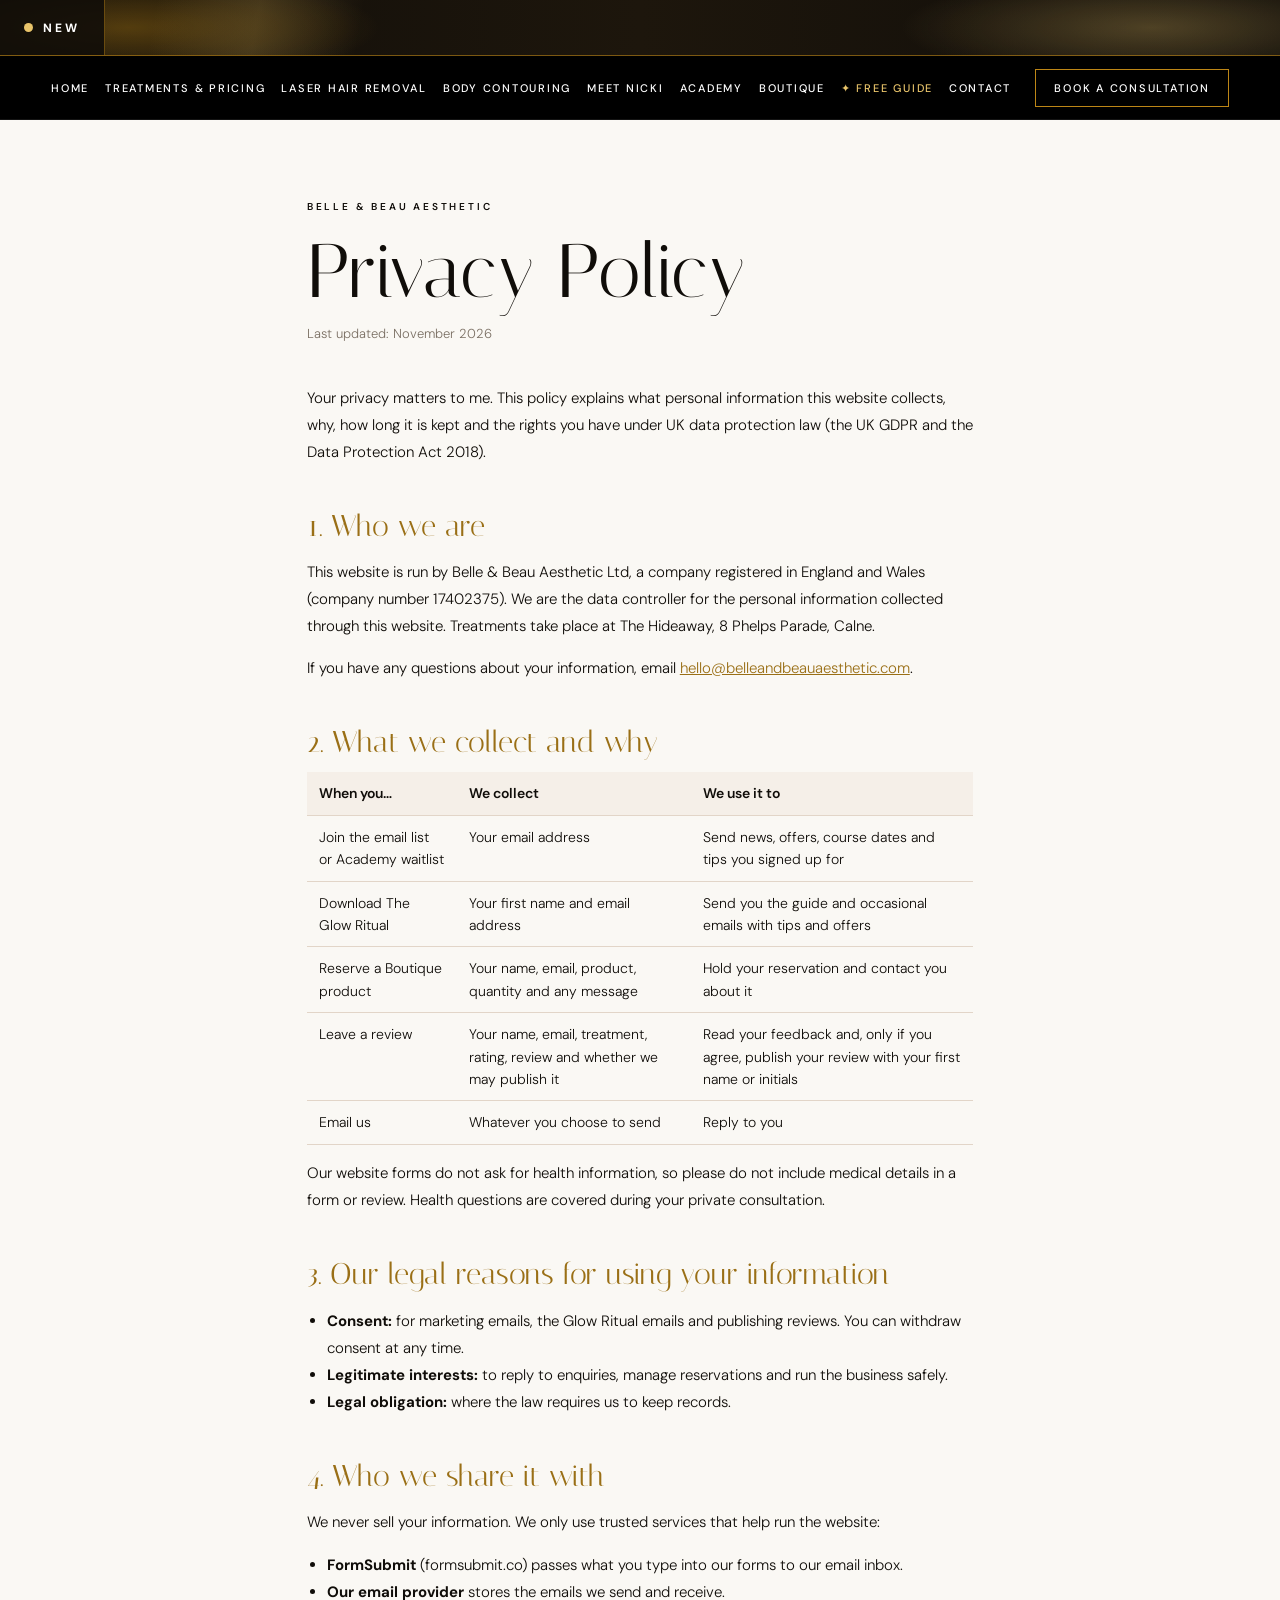
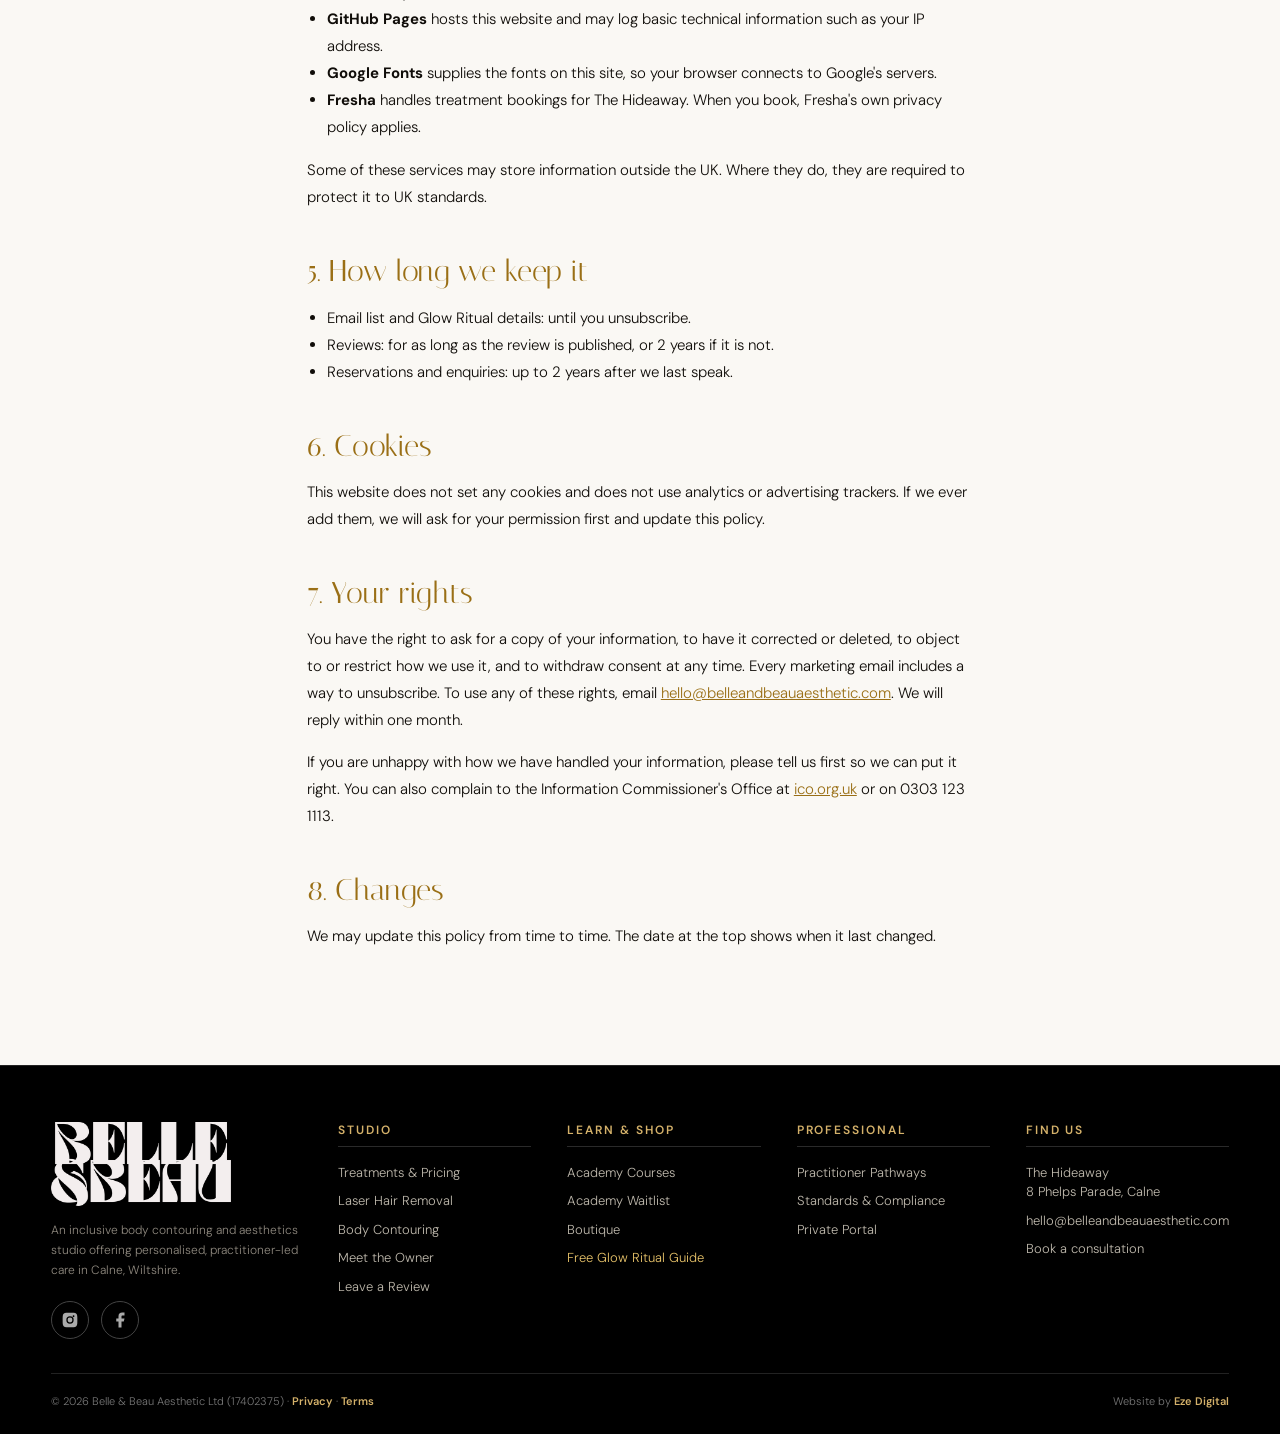
<file: privacy.html>
<!DOCTYPE html>
<html lang="en-GB">
<head>
  <meta charset="UTF-8">
  <meta name="viewport" content="width=device-width,initial-scale=1">
  <title>Privacy Policy | Belle &amp; Beau Aesthetic</title>
  <meta name="description" content="How Belle & Beau Aesthetic collects, uses and protects your personal information.">
  <link rel="canonical" href="https://belleandbeauaesthetic.com/privacy.html">
  <link rel="icon" href="assets/favicon.ico" sizes="any">
  <link rel="icon" type="image/png" sizes="32x32" href="assets/favicon-32x32.png">
  <link rel="apple-touch-icon" sizes="180x180" href="assets/apple-touch-icon.png">
  <link rel="preconnect" href="https://fonts.googleapis.com"><link rel="preconnect" href="https://fonts.gstatic.com" crossorigin>
  <link href="https://fonts.googleapis.com/css2?family=DM+Sans:wght@300;400;500;600&family=Italiana&display=swap" rel="stylesheet">
  <style>
    *{box-sizing:border-box}body{margin:0;background:#faf8f4;color:#100d09;font-family:'DM Sans',sans-serif;font-weight:300}
    .skip{position:absolute;left:-9999px}
    .legal{max-width:820px;margin:0 auto;padding:80px 6vw 100px}
    .legal .kick{font-size:10px;letter-spacing:.28em;text-transform:uppercase;font-weight:600}
    .legal h1{font-family:'Italiana',serif;font-weight:400;font-size:clamp(44px,6vw,76px);line-height:1;margin:20px 0 10px}
    .legal .updated{color:#7a6f63;font-size:13px;margin-bottom:40px}
    .legal h2{font-family:'Italiana',serif;font-weight:400;font-size:30px;color:#9a6f16;margin:42px 0 12px}
    .legal p,.legal li{font-size:15px;line-height:1.8}
    .legal ul{padding-left:20px}
    .legal a{color:#9a6f16}
    .legal table{width:100%;border-collapse:collapse;font-size:14px;margin:10px 0}
    .legal th,.legal td{text-align:left;vertical-align:top;padding:10px 12px;border-bottom:1px solid #e2d5c8;line-height:1.6}
    .legal th{font-weight:600;background:#f5efe8}
  </style>
  <link rel="stylesheet" href="site.css?v=2">
</head>
<body>
  <a class="skip" href="#main">Skip to content</a>

<div class="bbt" role="region" aria-label="Latest from Belle &amp; Beau"><div class="bbt-label"><span class="bbt-dot" aria-hidden="true"></span><span class="txt">New</span></div><div class="bbt-stage"><a href="index.html#laser"><b>Now introducing</b><span class="msg">Laser hair removal at The Hideaway, Calne</span><span class="sm">Laser hair removal</span><span class="go">See prices →</span></a><a href="glow.html"><b>Free download</b><span class="msg">The Glow Ritual: small daily habits to feel more like you</span><span class="sm">The Glow Ritual</span><span class="go">Get yours →</span></a><a href="https://www.fresha.com/en-GB/a/the-hideaway-beauty-calne-uk-8-phelps-parade-bqr1c6o4/booking?offerItems=sv%3A30336251" target="_blank" rel="noopener"><b>Free consultation</b><span class="msg">Normally £25, complimentary for a limited time</span><span class="sm">Normally £25</span><span class="go">Book now →</span></a><a href="index.html#body-contouring"><b>Now at The Hideaway</b><span class="msg">Body contouring in Calne</span><span class="sm">Body contouring</span><span class="go">Find out more →</span></a></div></div>
<header class="site-nav"><button class="site-menu" type="button" aria-expanded="false" aria-controls="siteLinks"><i></i>Menu</button><nav class="site-links" id="siteLinks" aria-label="Main menu"><a href="index.html">Home</a><a href="index.html#pricing">Treatments & Pricing</a><a href="index.html#laser">Laser Hair Removal</a><a href="index.html#body-contouring">Body Contouring</a><a href="index.html#owner">Meet Nicki</a><a href="academy.html">Academy</a><a href="boutique.html">Boutique</a><a href="glow.html" class="free">✦ Free Guide</a><a href="#contact">Contact</a></nav><a class="site-book" href="https://www.fresha.com/en-GB/a/the-hideaway-beauty-calne-uk-8-phelps-parade-bqr1c6o4/booking?offerItems=sv%3A30336251" target="_blank" rel="noopener">Book a consultation</a></header>
  <main id="main" class="legal">
    <div class="kick">Belle &amp; Beau Aesthetic</div>
    <h1>Privacy Policy</h1>
    <p class="updated">Last updated: November 2026</p>
    <p>Your privacy matters to me. This policy explains what personal information this website collects, why, how long it is kept and the rights you have under UK data protection law (the UK GDPR and the Data Protection Act 2018).</p>

    <h2>1. Who we are</h2>
    <p>This website is run by Belle &amp; Beau Aesthetic Ltd, a company registered in England and Wales (company number 17402375). We are the data controller for the personal information collected through this website. Treatments take place at The Hideaway, 8 Phelps Parade, Calne.</p>
    <p>If you have any questions about your information, email <a href="mailto:hello@belleandbeauaesthetic.com">hello@belleandbeauaesthetic.com</a>.</p>

    <h2>2. What we collect and why</h2>
    <table>
      <tr><th>When you…</th><th>We collect</th><th>We use it to</th></tr>
      <tr><td>Join the email list or Academy waitlist</td><td>Your email address</td><td>Send news, offers, course dates and tips you signed up for</td></tr>
      <tr><td>Download The Glow Ritual</td><td>Your first name and email address</td><td>Send you the guide and occasional emails with tips and offers</td></tr>
      <tr><td>Reserve a Boutique product</td><td>Your name, email, product, quantity and any message</td><td>Hold your reservation and contact you about it</td></tr>
      <tr><td>Leave a review</td><td>Your name, email, treatment, rating, review and whether we may publish it</td><td>Read your feedback and, only if you agree, publish your review with your first name or initials</td></tr>
      <tr><td>Email us</td><td>Whatever you choose to send</td><td>Reply to you</td></tr>
    </table>
    <p>Our website forms do not ask for health information, so please do not include medical details in a form or review. Health questions are covered during your private consultation.</p>

    <h2>3. Our legal reasons for using your information</h2>
    <ul>
      <li><strong>Consent:</strong> for marketing emails, the Glow Ritual emails and publishing reviews. You can withdraw consent at any time.</li>
      <li><strong>Legitimate interests:</strong> to reply to enquiries, manage reservations and run the business safely.</li>
      <li><strong>Legal obligation:</strong> where the law requires us to keep records.</li>
    </ul>

    <h2>4. Who we share it with</h2>
    <p>We never sell your information. We only use trusted services that help run the website:</p>
    <ul>
      <li><strong>FormSubmit</strong> (formsubmit.co) passes what you type into our forms to our email inbox.</li>
      <li><strong>Our email provider</strong> stores the emails we send and receive.</li>
      <li><strong>GitHub Pages</strong> hosts this website and may log basic technical information such as your IP address.</li>
      <li><strong>Google Fonts</strong> supplies the fonts on this site, so your browser connects to Google's servers.</li>
      <li><strong>Fresha</strong> handles treatment bookings for The Hideaway. When you book, Fresha's own privacy policy applies.</li>
    </ul>
    <p>Some of these services may store information outside the UK. Where they do, they are required to protect it to UK standards.</p>

    <h2>5. How long we keep it</h2>
    <ul>
      <li>Email list and Glow Ritual details: until you unsubscribe.</li>
      <li>Reviews: for as long as the review is published, or 2 years if it is not.</li>
      <li>Reservations and enquiries: up to 2 years after we last speak.</li>
    </ul>

    <h2>6. Cookies</h2>
    <p>This website does not set any cookies and does not use analytics or advertising trackers. If we ever add them, we will ask for your permission first and update this policy.</p>

    <h2>7. Your rights</h2>
    <p>You have the right to ask for a copy of your information, to have it corrected or deleted, to object to or restrict how we use it, and to withdraw consent at any time. Every marketing email includes a way to unsubscribe. To use any of these rights, email <a href="mailto:hello@belleandbeauaesthetic.com">hello@belleandbeauaesthetic.com</a>. We will reply within one month.</p>
    <p>If you are unhappy with how we have handled your information, please tell us first so we can put it right. You can also complain to the Information Commissioner's Office at <a href="https://ico.org.uk" target="_blank" rel="noopener">ico.org.uk</a> or on 0303 123 1113.</p>

    <h2>8. Changes</h2>
    <p>We may update this policy from time to time. The date at the top shows when it last changed.</p>
  </main>
<script src="footer.js?v=5"></script>
</body>
</html>
</file>
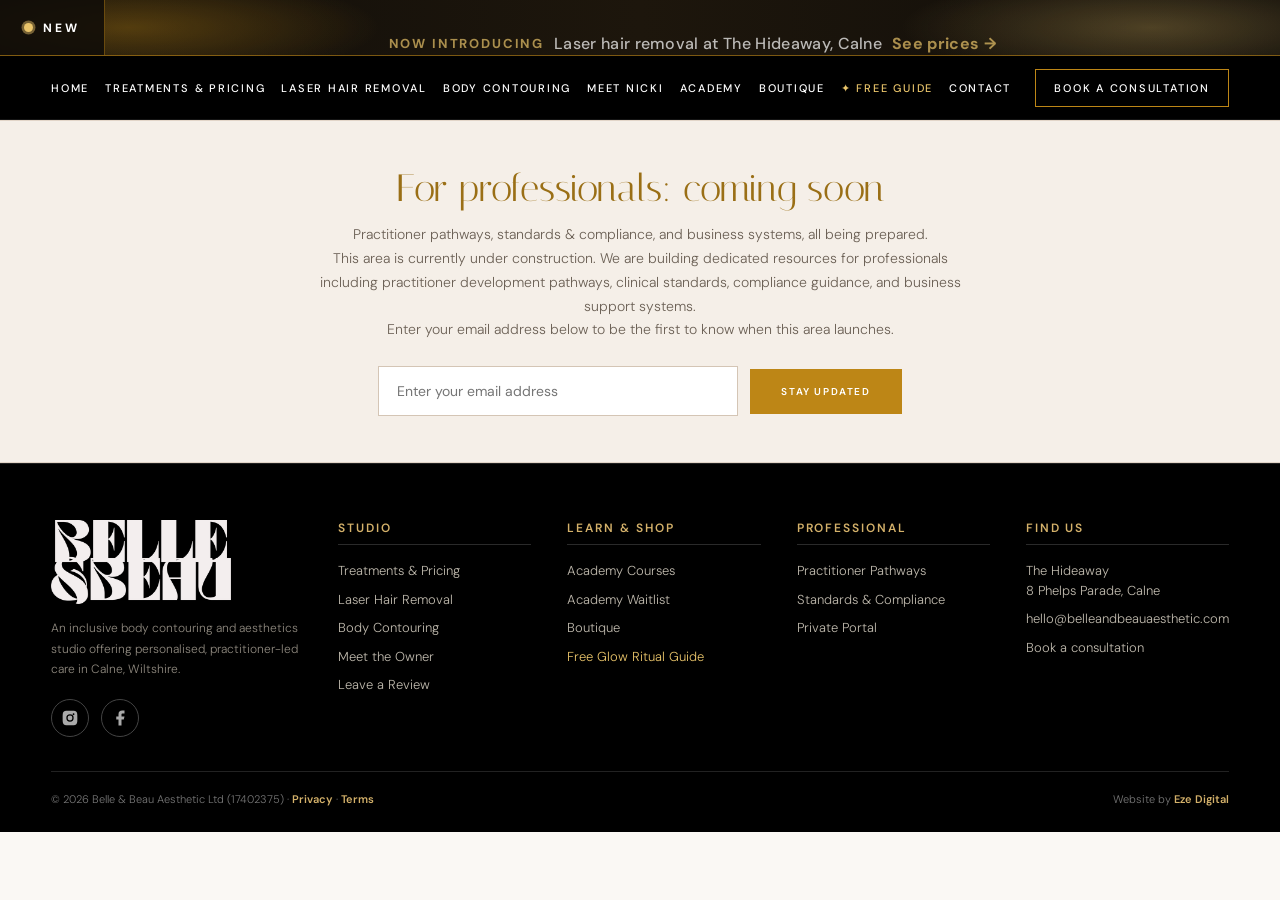
<file: professional.html>
<!DOCTYPE html>
<html lang="en-GB">
<head>
  <meta charset="UTF-8">
  <meta name="robots" content="noindex">
  <title>Belle &amp; Beau</title>
  <link rel="canonical" href="https://belleandbeauaesthetic.com/professionalcomingsoon.html">
  <meta http-equiv="refresh" content="0; url=professionalcomingsoon.html">
</head>
<body><p>This page has moved. <a href="professionalcomingsoon.html">Continue to the new page</a>.</p></body>
</html>
</file>
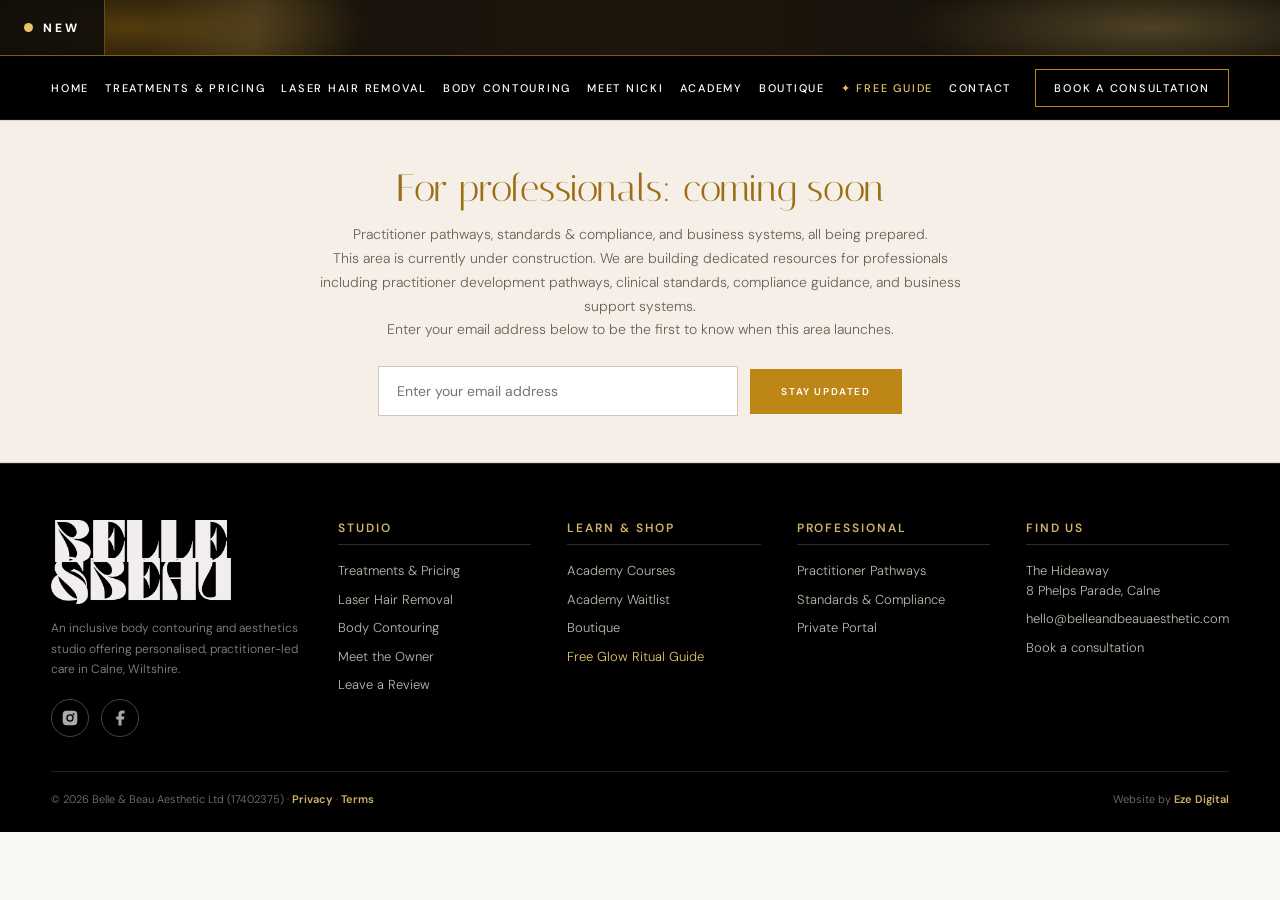
<file: professionalcomingsoon.html>
<!doctype html>
<html lang="en">
<head>
  <meta charset="utf-8">
  <meta name="robots" content="noindex">
  <meta name="viewport" content="width=device-width,initial-scale=1">
  <meta name="description" content="Belle & Beau for professionals. Practitioner pathways, standards & compliance, and business systems coming soon.">
  <title>Professional | Coming Soon | Belle & Beau</title>
  <link rel="icon" href="assets/favicon.ico" sizes="any">
  <link rel="icon" type="image/png" sizes="32x32" href="assets/favicon-32x32.png">
  <link rel="icon" type="image/png" sizes="16x16" href="assets/favicon-16x16.png">
  <link rel="apple-touch-icon" sizes="180x180" href="assets/apple-touch-icon.png">
  <meta name="theme-color" content="#c38e18">
  <link rel="preconnect" href="https://fonts.googleapis.com">
  <link rel="preconnect" href="https://fonts.gstatic.com" crossorigin>
  <link href="https://fonts.googleapis.com/css2?family=DM+Sans:wght@300;400;500;600&family=Italiana&display=swap" rel="stylesheet">
  <style>
    :root{--ink:#100d09;--cream:#f3eee7;--paper:#faf8f4;--gold:#bd8616;--bronze:#806120;--line:rgba(16,13,9,.18);--serif:'Italiana',serif;--sans:'DM Sans',sans-serif}
    *{box-sizing:border-box}html{scroll-behavior:smooth}body{margin:0;background:var(--paper);color:var(--ink);font-family:var(--sans);font-weight:300}
    a{color:inherit}button{font:inherit}.skip{position:absolute;left:-999px}.skip:focus{left:16px;top:16px;z-index:100;background:#fff;padding:12px}
    /* ✅ Black Announcement Bar */
    .announcement{height:31px;background:var(--ink);color:#fff;display:flex;align-items:center;justify-content:center;font-size:10px;letter-spacing:.18em;text-transform:uppercase}
    /* ✅ Subscribe Bar */
    .email-list{background:#f5efe8;color:#4a3f35;padding:80px 24px;text-align:center;border-top:none;border-bottom:none}
    .email-list h2{margin:0 0 14px;font-family:var(--serif);font-size:clamp(30px,4vw,46px);font-weight:400;line-height:1.1;color:#9a6f16}
    .email-list>p{max-width:720px;margin:0 auto 32px;font-size:15px;line-height:1.7;color:#6b6055}
    .email-list-form{display:flex;gap:12px;justify-content:center;max-width:580px;margin:0 auto}
    .email-list-input{flex:1;min-width:0;padding:15px 18px;border:1px solid #d4c5b5;border-radius:0;background:#fff;color:#4a3f35;font:14px var(--sans);outline:none}
    .email-list-input:focus{border-color:#9a6f16;box-shadow:0 0 0 1px #9a6f16}
    .email-list-btn{padding:15px 30px;border:1px solid var(--gold);border-radius:0;background:var(--gold);color:#fff;font:600 10px var(--sans);letter-spacing:.16em;text-transform:uppercase;cursor:pointer;transition:.25s}
    .email-list-btn:hover,.email-list-btn:focus-visible{background:var(--ink);border-color:var(--ink)}
    .email-list-status{display:none;max-width:580px;margin:22px auto 0;padding-top:20px;border-top:1px solid #d4c5b5}
    .email-list-status.show{display:block}
    .email-list-status h3{margin:0 0 8px;font-family:var(--serif);font-size:29px;font-weight:400;color:#9a6f16}
    .email-list-status p{margin:0;font-size:13px;line-height:1.6}
    .honeypot{position:absolute;left:-9999px}
    /* ✅ Responsive */
    @media(max-width:640px){
      .email-list{padding:50px 22px}
      .email-list-form{flex-direction:column}
      .email-list-input,.email-list-btn{width:100%}
      .email-list h2{font-size:28px}
    }
  </style>
  <link rel="stylesheet" href="site.css?v=2">
</head>
<body>
  <a class="skip" href="#main">Skip to content</a>
<div class="bbt" role="region" aria-label="Latest from Belle &amp; Beau"><div class="bbt-label"><span class="bbt-dot" aria-hidden="true"></span><span class="txt">New</span></div><div class="bbt-stage"><a href="index.html#laser"><b>Now introducing</b><span class="msg">Laser hair removal at The Hideaway, Calne</span><span class="sm">Laser hair removal</span><span class="go">See prices →</span></a><a href="glow.html"><b>Free download</b><span class="msg">The Glow Ritual: small daily habits to feel more like you</span><span class="sm">The Glow Ritual</span><span class="go">Get yours →</span></a><a href="https://www.fresha.com/en-GB/a/the-hideaway-beauty-calne-uk-8-phelps-parade-bqr1c6o4/booking?offerItems=sv%3A30336251" target="_blank" rel="noopener"><b>Free consultation</b><span class="msg">Normally £25, complimentary for a limited time</span><span class="sm">Normally £25</span><span class="go">Book now →</span></a><a href="index.html#body-contouring"><b>Now at The Hideaway</b><span class="msg">Body contouring in Calne</span><span class="sm">Body contouring</span><span class="go">Find out more →</span></a></div></div>
<header class="site-nav"><button class="site-menu" type="button" aria-expanded="false" aria-controls="siteLinks"><i></i>Menu</button><nav class="site-links" id="siteLinks" aria-label="Main menu"><a href="index.html">Home</a><a href="index.html#pricing">Treatments & Pricing</a><a href="index.html#laser">Laser Hair Removal</a><a href="index.html#body-contouring">Body Contouring</a><a href="index.html#owner">Meet Nicki</a><a href="academy.html">Academy</a><a href="boutique.html">Boutique</a><a href="glow.html" class="free">✦ Free Guide</a><a href="#contact">Contact</a></nav><a class="site-book" href="https://www.fresha.com/en-GB/a/the-hideaway-beauty-calne-uk-8-phelps-parade-bqr1c6o4/booking?offerItems=sv%3A30336251" target="_blank" rel="noopener">Book a consultation</a></header>

  <!-- ✅ Black Announcement Bar -->
  
  <!-- ✅ Subscribe Bar - Professional Wording -->
  <section class="email-list" id="email-list" aria-labelledby="email-list-title">
    <h2 id="email-list-title">For professionals: coming soon</h2>
    <p>Practitioner pathways, standards & compliance, and business systems, all being prepared.<br>
    This area is currently under construction. We are building dedicated resources for professionals including practitioner development pathways, clinical standards, compliance guidance, and business support systems.<br>
    Enter your email address below to be the first to know when this area launches.</p>
    <form class='email-list-form' id='emailListForm' method='POST' name='email-list'>
      <input type="hidden" name="form-name" value="email-list">
      <p class="honeypot"><label>Leave this field empty <input name="website" tabindex="-1" autocomplete="off"></label></p>
      <label class="skip" for="emailListAddress">Email address</label>
      <input type="email" class="email-list-input" id="emailListAddress" name="email" placeholder="Enter your email address" autocomplete="email" required>
      <button type="submit" class="email-list-btn">STAY UPDATED</button>
    </form>
    <div class="email-list-status" id="emailListStatus" role="status">
      <h3>Thank you.</h3>
      <p>Your interest has been noted. We will keep you updated with practitioner pathways, standards, compliance resources and business systems as soon as this area is ready.</p>
    </div>
  </section>
  <!-- ✅ SHARED FOOTER -->
  <!-- ✅ Form Submit Handler - sends to hello@belleandbeauaesthetic.com -->
  <script>
    const form = document.getElementById('emailListForm');
    const status = document.getElementById('emailListStatus');
    if(form){
      form.addEventListener('submit', function(e){
        e.preventDefault();
        const formData = Object.fromEntries(new FormData(form));
        formData._subject = 'New Professional Page: Coming Soon Subscription';
        fetch('https://formsubmit.co/ajax/hello@belleandbeauaesthetic.com', {
          method: 'POST',
          headers: { 
            'Content-Type': 'application/json',
            'Accept': 'application/json'
          },
          body: JSON.stringify(formData)
        }).then(() => {
          form.style.display = 'none';
          status.classList.add('show');
        }).catch(() => {
          form.style.display = 'none';
          status.classList.add('show');
        });
      });
    }
  </script>
<script src="footer.js?v=4"></script>
</body>
</html>
</file>
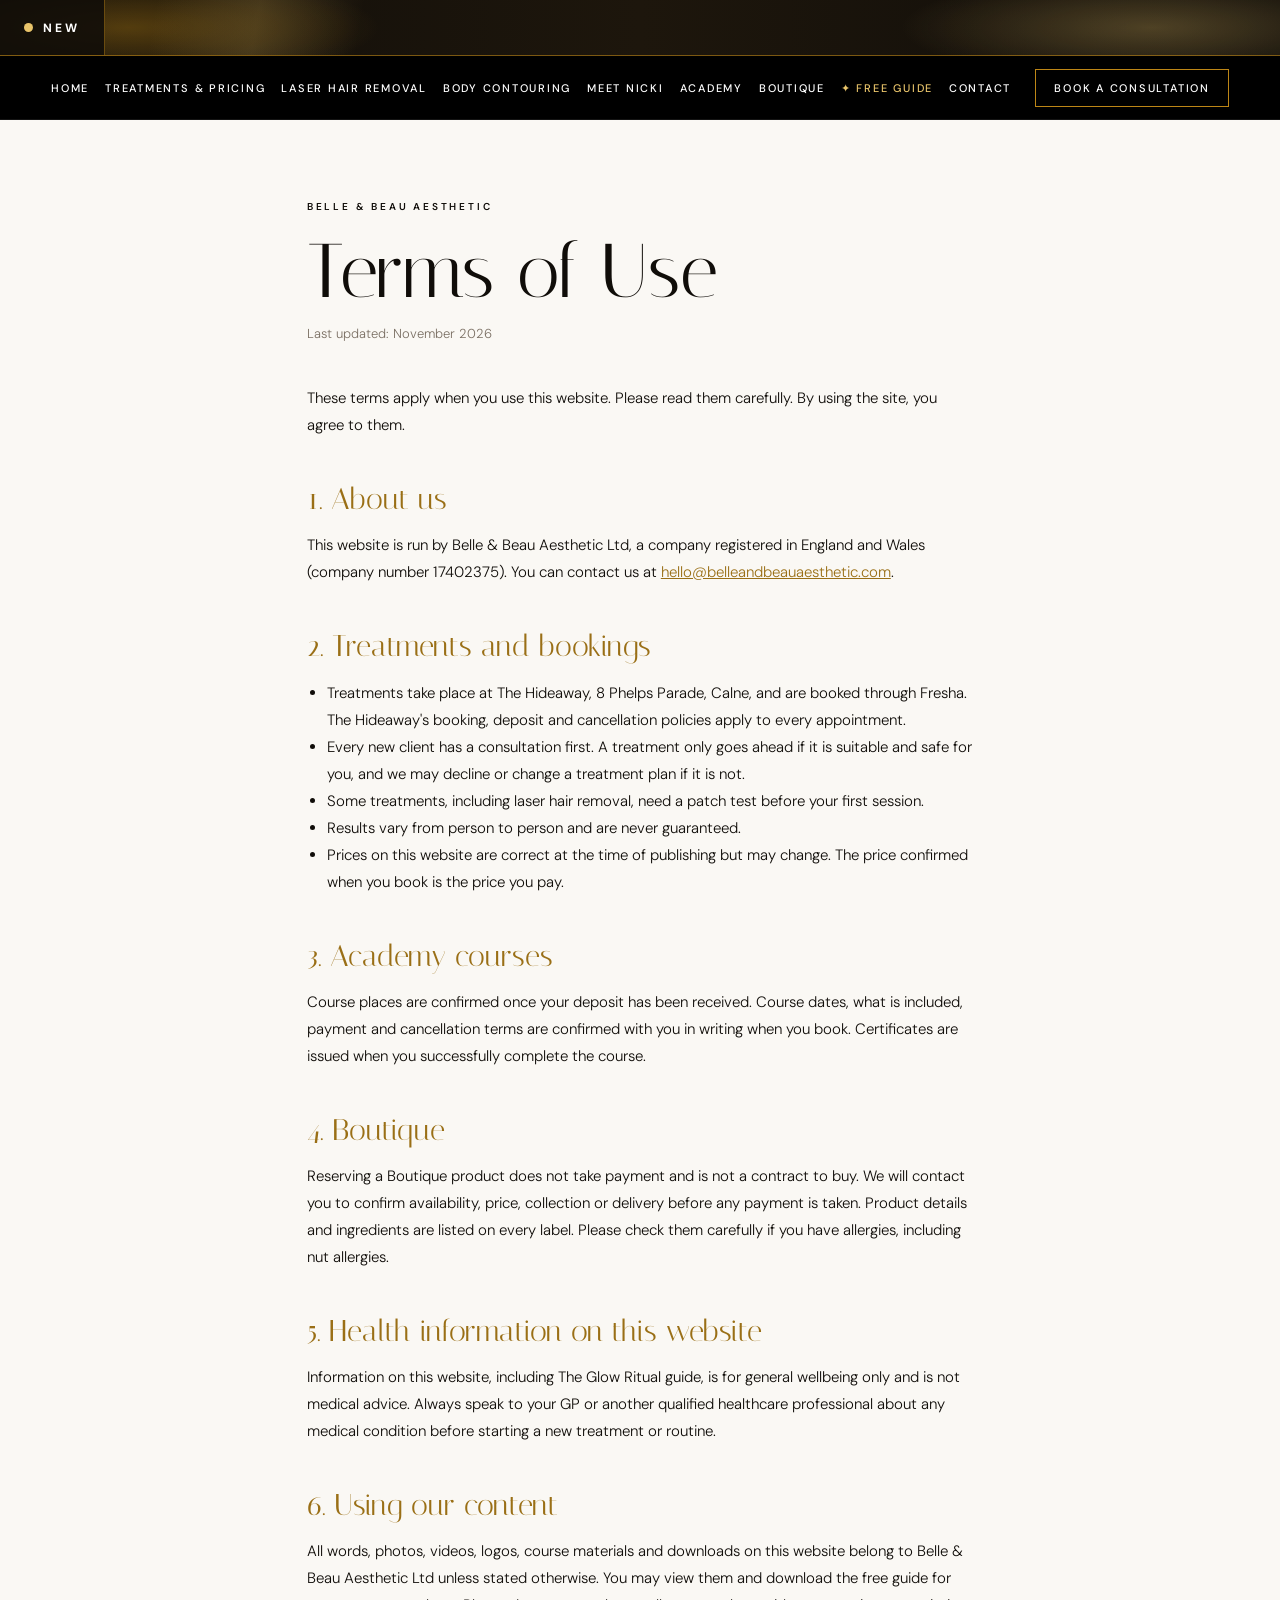
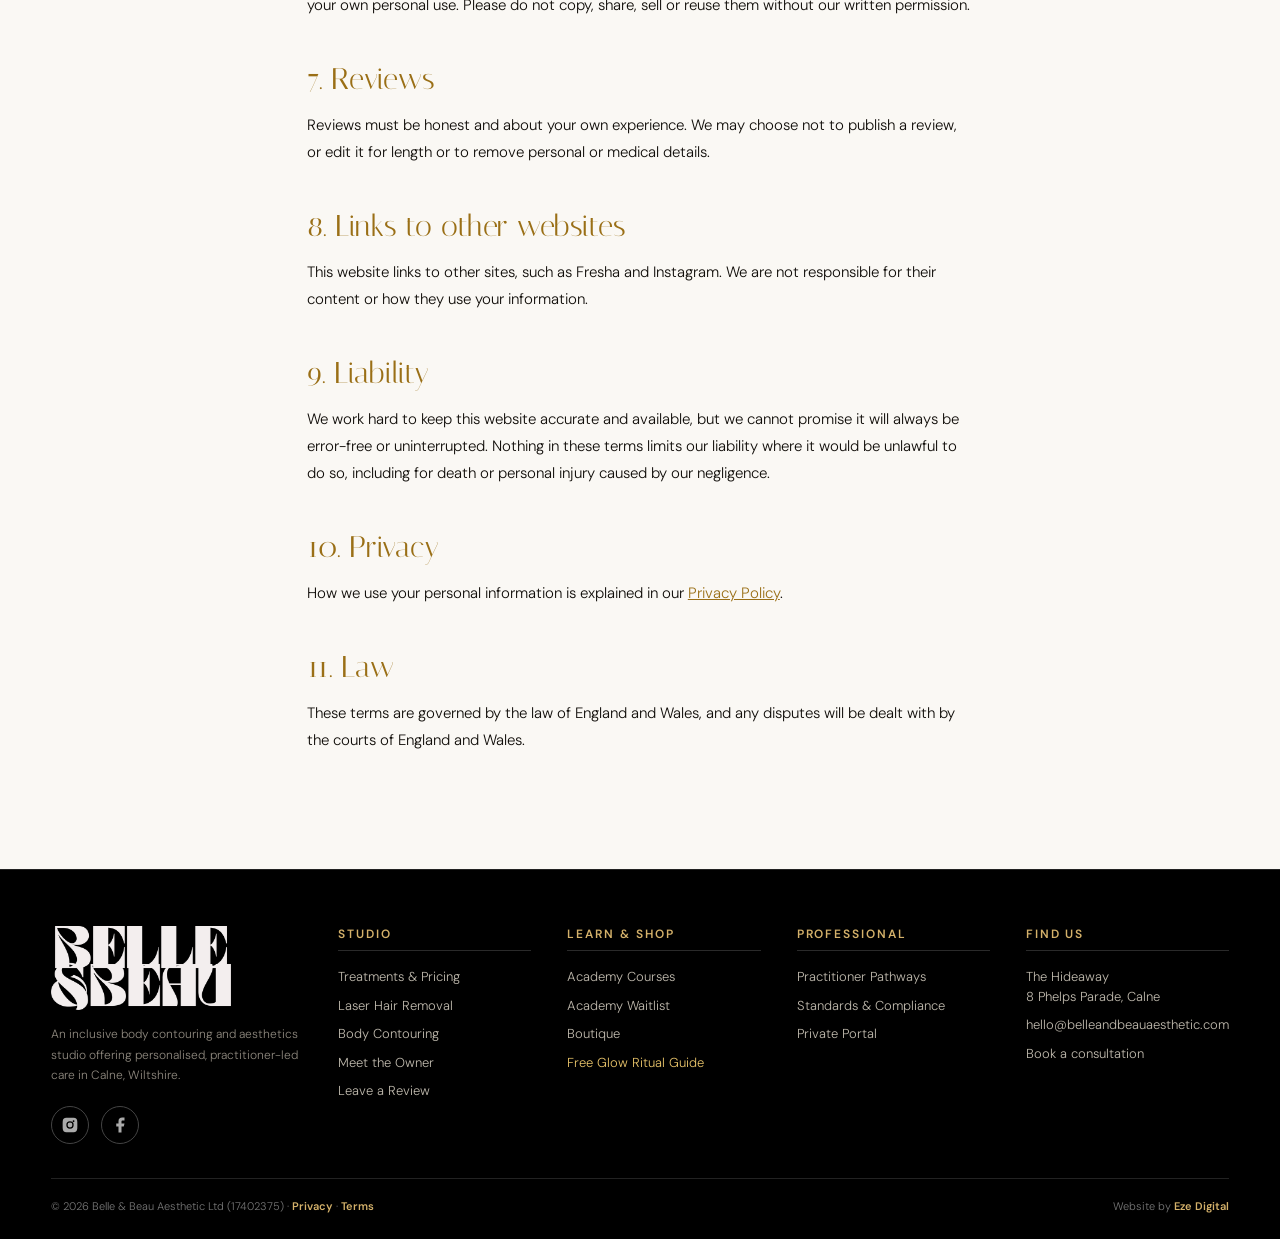
<file: terms.html>
<!DOCTYPE html>
<html lang="en-GB">
<head>
  <meta charset="UTF-8">
  <meta name="viewport" content="width=device-width,initial-scale=1">
  <title>Terms of Use | Belle &amp; Beau Aesthetic</title>
  <meta name="description" content="The terms that apply when you use the Belle & Beau Aesthetic website.">
  <link rel="canonical" href="https://belleandbeauaesthetic.com/terms.html">
  <link rel="icon" href="assets/favicon.ico" sizes="any">
  <link rel="icon" type="image/png" sizes="32x32" href="assets/favicon-32x32.png">
  <link rel="apple-touch-icon" sizes="180x180" href="assets/apple-touch-icon.png">
  <link rel="preconnect" href="https://fonts.googleapis.com"><link rel="preconnect" href="https://fonts.gstatic.com" crossorigin>
  <link href="https://fonts.googleapis.com/css2?family=DM+Sans:wght@300;400;500;600&family=Italiana&display=swap" rel="stylesheet">
  <style>
    *{box-sizing:border-box}body{margin:0;background:#faf8f4;color:#100d09;font-family:'DM Sans',sans-serif;font-weight:300}
    .skip{position:absolute;left:-9999px}
    .legal{max-width:820px;margin:0 auto;padding:80px 6vw 100px}
    .legal .kick{font-size:10px;letter-spacing:.28em;text-transform:uppercase;font-weight:600}
    .legal h1{font-family:'Italiana',serif;font-weight:400;font-size:clamp(44px,6vw,76px);line-height:1;margin:20px 0 10px}
    .legal .updated{color:#7a6f63;font-size:13px;margin-bottom:40px}
    .legal h2{font-family:'Italiana',serif;font-weight:400;font-size:30px;color:#9a6f16;margin:42px 0 12px}
    .legal p,.legal li{font-size:15px;line-height:1.8}
    .legal ul{padding-left:20px}
    .legal a{color:#9a6f16}
    .legal table{width:100%;border-collapse:collapse;font-size:14px;margin:10px 0}
    .legal th,.legal td{text-align:left;vertical-align:top;padding:10px 12px;border-bottom:1px solid #e2d5c8;line-height:1.6}
    .legal th{font-weight:600;background:#f5efe8}
  </style>
  <link rel="stylesheet" href="site.css?v=2">
</head>
<body>
  <a class="skip" href="#main">Skip to content</a>

<div class="bbt" role="region" aria-label="Latest from Belle &amp; Beau"><div class="bbt-label"><span class="bbt-dot" aria-hidden="true"></span><span class="txt">New</span></div><div class="bbt-stage"><a href="index.html#laser"><b>Now introducing</b><span class="msg">Laser hair removal at The Hideaway, Calne</span><span class="sm">Laser hair removal</span><span class="go">See prices →</span></a><a href="glow.html"><b>Free download</b><span class="msg">The Glow Ritual: small daily habits to feel more like you</span><span class="sm">The Glow Ritual</span><span class="go">Get yours →</span></a><a href="https://www.fresha.com/en-GB/a/the-hideaway-beauty-calne-uk-8-phelps-parade-bqr1c6o4/booking?offerItems=sv%3A30336251" target="_blank" rel="noopener"><b>Free consultation</b><span class="msg">Normally £25, complimentary for a limited time</span><span class="sm">Normally £25</span><span class="go">Book now →</span></a><a href="index.html#body-contouring"><b>Now at The Hideaway</b><span class="msg">Body contouring in Calne</span><span class="sm">Body contouring</span><span class="go">Find out more →</span></a></div></div>
<header class="site-nav"><button class="site-menu" type="button" aria-expanded="false" aria-controls="siteLinks"><i></i>Menu</button><nav class="site-links" id="siteLinks" aria-label="Main menu"><a href="index.html">Home</a><a href="index.html#pricing">Treatments & Pricing</a><a href="index.html#laser">Laser Hair Removal</a><a href="index.html#body-contouring">Body Contouring</a><a href="index.html#owner">Meet Nicki</a><a href="academy.html">Academy</a><a href="boutique.html">Boutique</a><a href="glow.html" class="free">✦ Free Guide</a><a href="#contact">Contact</a></nav><a class="site-book" href="https://www.fresha.com/en-GB/a/the-hideaway-beauty-calne-uk-8-phelps-parade-bqr1c6o4/booking?offerItems=sv%3A30336251" target="_blank" rel="noopener">Book a consultation</a></header>
  <main id="main" class="legal">
    <div class="kick">Belle &amp; Beau Aesthetic</div>
    <h1>Terms of Use</h1>
    <p class="updated">Last updated: November 2026</p>
    <p>These terms apply when you use this website. Please read them carefully. By using the site, you agree to them.</p>

    <h2>1. About us</h2>
    <p>This website is run by Belle &amp; Beau Aesthetic Ltd, a company registered in England and Wales (company number 17402375). You can contact us at <a href="mailto:hello@belleandbeauaesthetic.com">hello@belleandbeauaesthetic.com</a>.</p>

    <h2>2. Treatments and bookings</h2>
    <ul>
      <li>Treatments take place at The Hideaway, 8 Phelps Parade, Calne, and are booked through Fresha. The Hideaway's booking, deposit and cancellation policies apply to every appointment.</li>
      <li>Every new client has a consultation first. A treatment only goes ahead if it is suitable and safe for you, and we may decline or change a treatment plan if it is not.</li>
      <li>Some treatments, including laser hair removal, need a patch test before your first session.</li>
      <li>Results vary from person to person and are never guaranteed.</li>
      <li>Prices on this website are correct at the time of publishing but may change. The price confirmed when you book is the price you pay.</li>
    </ul>

    <h2>3. Academy courses</h2>
    <p>Course places are confirmed once your deposit has been received. Course dates, what is included, payment and cancellation terms are confirmed with you in writing when you book. Certificates are issued when you successfully complete the course.</p>

    <h2>4. Boutique</h2>
    <p>Reserving a Boutique product does not take payment and is not a contract to buy. We will contact you to confirm availability, price, collection or delivery before any payment is taken. Product details and ingredients are listed on every label. Please check them carefully if you have allergies, including nut allergies.</p>

    <h2>5. Health information on this website</h2>
    <p>Information on this website, including The Glow Ritual guide, is for general wellbeing only and is not medical advice. Always speak to your GP or another qualified healthcare professional about any medical condition before starting a new treatment or routine.</p>

    <h2>6. Using our content</h2>
    <p>All words, photos, videos, logos, course materials and downloads on this website belong to Belle &amp; Beau Aesthetic Ltd unless stated otherwise. You may view them and download the free guide for your own personal use. Please do not copy, share, sell or reuse them without our written permission.</p>

    <h2>7. Reviews</h2>
    <p>Reviews must be honest and about your own experience. We may choose not to publish a review, or edit it for length or to remove personal or medical details.</p>

    <h2>8. Links to other websites</h2>
    <p>This website links to other sites, such as Fresha and Instagram. We are not responsible for their content or how they use your information.</p>

    <h2>9. Liability</h2>
    <p>We work hard to keep this website accurate and available, but we cannot promise it will always be error-free or uninterrupted. Nothing in these terms limits our liability where it would be unlawful to do so, including for death or personal injury caused by our negligence.</p>

    <h2>10. Privacy</h2>
    <p>How we use your personal information is explained in our <a href="privacy.html">Privacy Policy</a>.</p>

    <h2>11. Law</h2>
    <p>These terms are governed by the law of England and Wales, and any disputes will be dealt with by the courts of England and Wales.</p>
  </main>
<script src="footer.js?v=5"></script>
</body>
</html>
</file>
<file: site.css>
/* Belle & Beau shared styles: ticker, top menu, email signup.
   Loaded last on every page so all pages look the same. */

/* ---------- Ticker ---------- */
.bbt{position:relative;height:56px;display:flex;align-items:stretch;overflow:hidden;background:radial-gradient(ellipse 28% 140% at 10% 50%,rgba(189,134,22,.38),transparent 70%),radial-gradient(ellipse 28% 140% at 90% 50%,rgba(233,196,106,.28),transparent 70%),linear-gradient(90deg,#100d09,#1d160c 50%,#100d09);border-bottom:1px solid rgba(189,134,22,.6);font-family:'DM Sans',sans-serif;z-index:21}
.bbt:before{content:'';position:absolute;inset:0;background:linear-gradient(100deg,transparent 30%,rgba(233,196,106,.16) 50%,transparent 70%) no-repeat;background-size:40% 100%;animation:bbt-shine 9s linear infinite;pointer-events:none}
.bbt-label{position:relative;z-index:2;flex:none;display:flex;align-items:center;gap:10px;padding:0 24px;background:rgba(16,13,9,.88);color:#fff;font-size:12px;font-weight:700;letter-spacing:.24em;text-transform:uppercase;border-right:1px solid rgba(189,134,22,.5)}
.bbt-dot{width:9px;height:9px;border-radius:50%;background:#e9c46a;animation:bbt-pulse 2s infinite}
.bbt-stage{position:relative;flex:1}
.bbt-stage a{position:absolute;inset:0;display:flex;align-items:center;justify-content:center;gap:10px;padding:0 20px;color:#fff;text-decoration:none;font-size:16px;font-weight:500;letter-spacing:.02em;opacity:0;transform:translateY(100%);animation:bbt-tick 24s infinite}
.bbt-stage a b{color:#e9c46a;font-weight:700;text-transform:uppercase;letter-spacing:.14em;font-size:13px}
.bbt-stage a .go{color:#e9c46a;font-weight:700}
.bbt-stage a:hover .go{text-decoration:underline}
.bbt-stage .sm{display:none}
.bbt-stage a:nth-child(2){animation-delay:6s}.bbt-stage a:nth-child(3){animation-delay:12s}.bbt-stage a:nth-child(4){animation-delay:18s}
.bbt:hover .bbt-stage a{animation-play-state:paused}
@keyframes bbt-tick{0%{opacity:0;transform:translateY(100%);visibility:visible}2.5%,22.5%{opacity:1;transform:translateY(0)}25%{opacity:0;transform:translateY(-100%)}25.01%,100%{opacity:0;transform:translateY(100%);visibility:hidden}}
@keyframes bbt-shine{from{background-position:-60% 0}to{background-position:160% 0}}
@keyframes bbt-pulse{0%{box-shadow:0 0 0 0 rgba(233,196,106,.6)}70%{box-shadow:0 0 0 10px rgba(233,196,106,0)}100%{box-shadow:0 0 0 0 rgba(233,196,106,0)}}

/* ---------- Top menu ---------- */
.site-nav{position:relative;z-index:20;background:#000;border-bottom:1px solid rgba(255,255,255,.08);display:flex;align-items:center;gap:24px;padding:0 4vw;height:64px;overflow:visible!important;font-family:'DM Sans',sans-serif}
.site-links{flex:1;display:flex;align-items:center;justify-content:space-between;gap:12px}
.site-nav a{color:#fff;text-decoration:none;font-size:11px;font-weight:500;letter-spacing:.16em;text-transform:uppercase;white-space:nowrap;transition:color .25s ease}
.site-nav a:hover,.site-nav a[aria-current="page"]{color:#d4a640}
.site-links .free{color:#e9c46a}
.site-book{flex:none;border:1px solid #bd8616;padding:11px 18px;color:#fff!important;background:transparent;transition:background .25s ease,border-color .25s ease!important}
.site-book:hover{background:#bd8616;color:#fff!important}
.site-menu{display:none;background:none;border:0;color:#fff;cursor:pointer;align-items:center;gap:10px;padding:8px 0;font:600 11px 'DM Sans',sans-serif;letter-spacing:.2em;text-transform:uppercase}
.site-menu i{position:relative;display:block;width:22px;height:1px;background:#fff}
.site-menu i:before,.site-menu i:after{content:'';position:absolute;left:0;width:22px;height:1px;background:#fff;transition:transform .25s ease,top .25s ease}
.site-menu i:before{top:-7px}.site-menu i:after{top:7px}
.site-menu[aria-expanded="true"] i{background:transparent}
.site-menu[aria-expanded="true"] i:before{top:0;transform:rotate(45deg)}
.site-menu[aria-expanded="true"] i:after{top:0;transform:rotate(-45deg)}
@media(max-width:1100px){.site-nav a{letter-spacing:.11em}.site-links{gap:8px}}
@media(max-width:960px){
  .site-nav{justify-content:space-between;height:60px}
  .site-menu{display:flex}
  .site-links{display:none;position:absolute;top:100%;left:0;right:0;flex-direction:column;align-items:stretch;gap:0;background:#000;padding:8px 6vw 22px;border-top:1px solid rgba(255,255,255,.1);box-shadow:0 18px 30px rgba(0,0,0,.35)}
  .site-links.open{display:flex}
  .site-links a{padding:15px 0;border-bottom:1px solid rgba(255,255,255,.08);font-size:12px}
  .site-book{padding:10px 14px;font-size:10px!important}
}

/* ---------- Email signup (same box on every page) ---------- */
.email-list{background:#f5efe8;color:#4a3f35;padding:46px 24px;text-align:center;border-top:1px solid #e2d5c8;border-bottom:1px solid #e2d5c8;position:relative;overflow:hidden;margin:0}
.email-watermark{position:absolute;inset:0;background:url('belle-beau-logo-new-transparent.png') center/cover no-repeat;opacity:.07;pointer-events:none;z-index:0}
.email-list h2,.email-list>p,.email-list-form,.email-list-status{position:relative;z-index:1}
.email-list h2{margin:0 0 14px;font-family:'Italiana',serif;font-size:clamp(30px,3vw,46px);font-weight:400;line-height:1.1;color:#9a6f16}
.email-list>p{max-width:650px;margin:0 auto 24px;font-size:14px;line-height:1.7}
.email-list-form{display:flex;gap:12px;justify-content:center;align-items:center;max-width:620px;margin:0 auto;flex-wrap:wrap}
.email-list-input{flex:1 1 260px;max-width:360px;padding:15px 18px;border:1px solid #d4c5b5;background:#fff;font:14px 'DM Sans',sans-serif;outline:none;box-sizing:border-box}
.email-list-btn{padding:15px 30px;border:1px solid #bd8616;background:#bd8616;color:#fff;font:600 10px 'DM Sans',sans-serif;letter-spacing:.16em;text-transform:uppercase;cursor:pointer;transition:.25s;white-space:nowrap}
.email-list-btn:hover,.email-list-btn:focus-visible{background:#100d09;border-color:#100d09}
.email-list-status{display:none}
.email-list-status.show{display:block;margin-top:20px}
@media(max-width:640px){.email-list-form{flex-direction:column}.email-list-input,.email-list-btn{width:100%;max-width:none;flex:none}}

/* ---------- Phones ---------- */
@media(max-width:700px){
  .bbt{height:58px}.bbt-label{padding:0 12px}.bbt-label .txt{display:none}
  .bbt-stage a{font-size:13px;gap:6px;padding:0 10px;flex-wrap:wrap;row-gap:0;line-height:1.25;text-align:center}
  .bbt-stage a b{font-size:11px;width:100%}
  .bbt-stage a .msg{display:none}
  .bbt-stage .sm{display:inline;font-size:14px;font-weight:600}
}
@media(prefers-reduced-motion:reduce){.bbt:before,.bbt-dot,.bbt-stage a{animation:none}.bbt-stage a:first-child{opacity:1;transform:none}}
</file>
